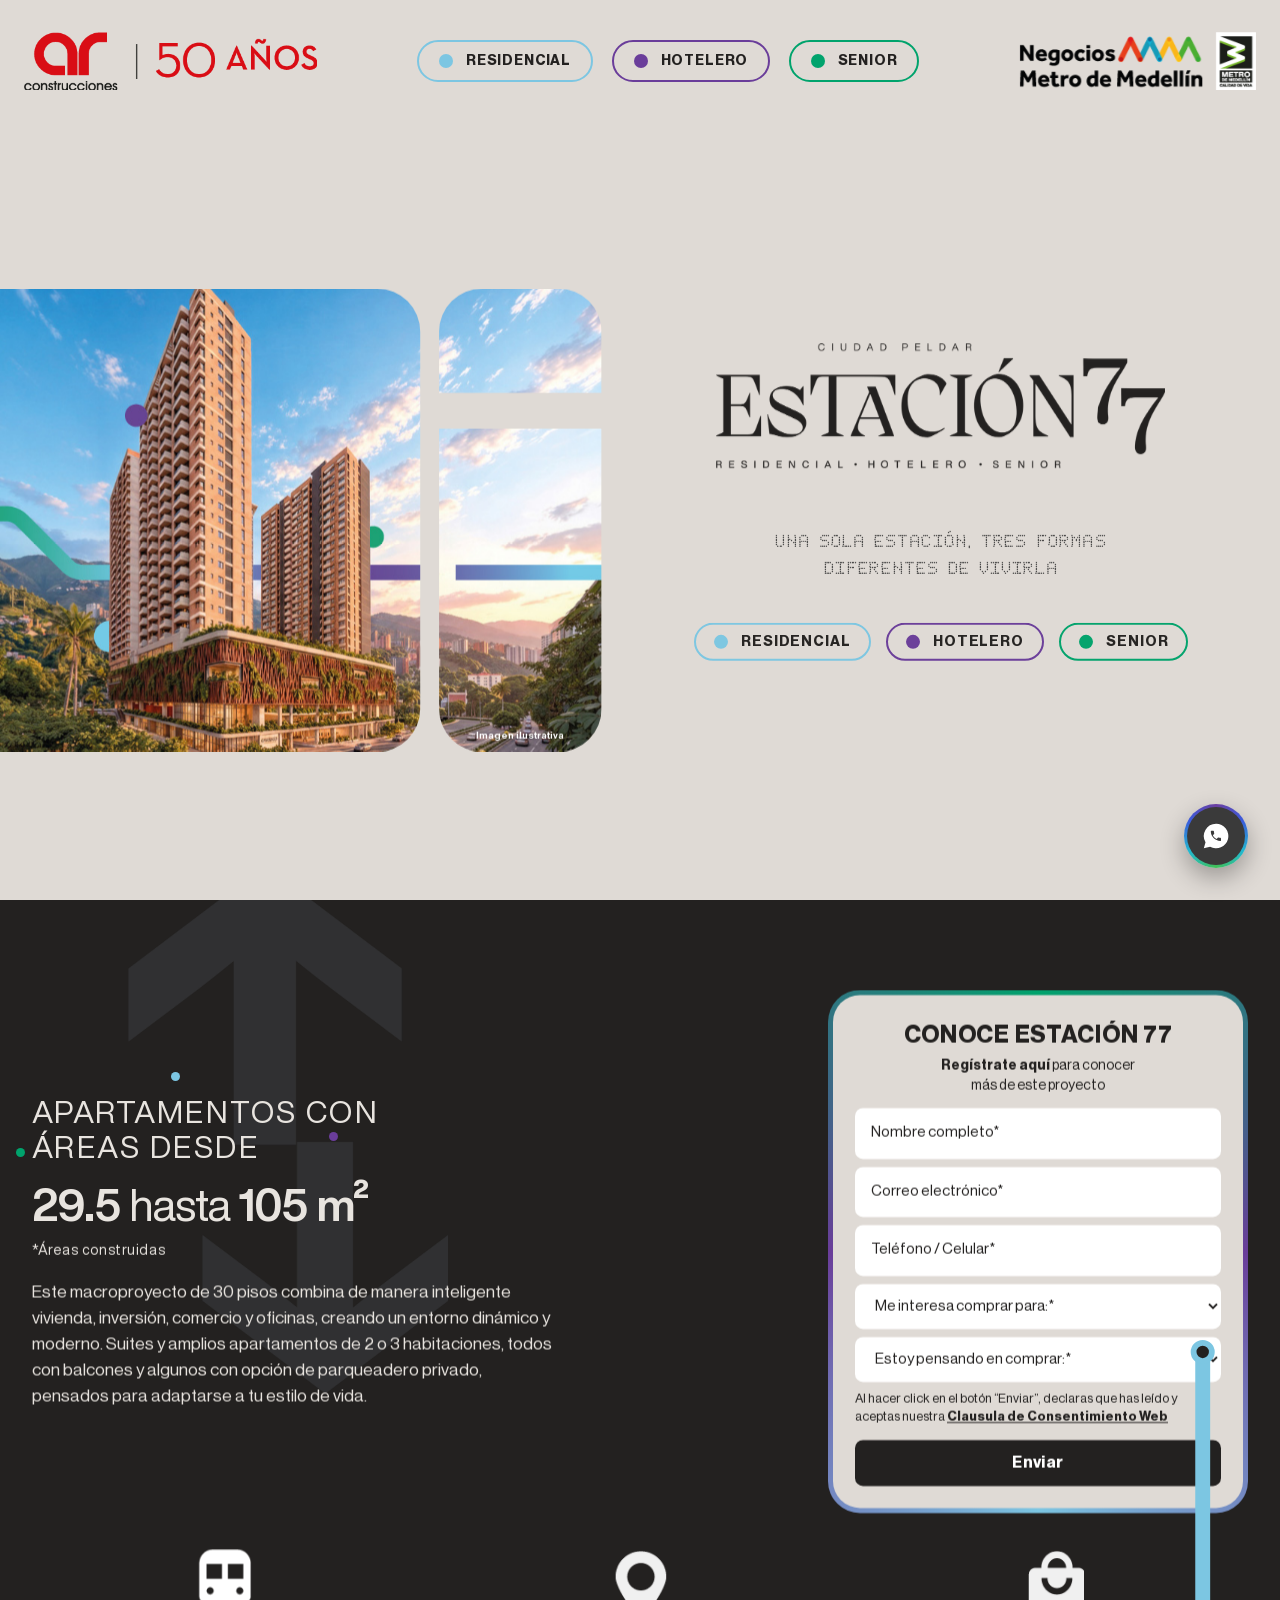
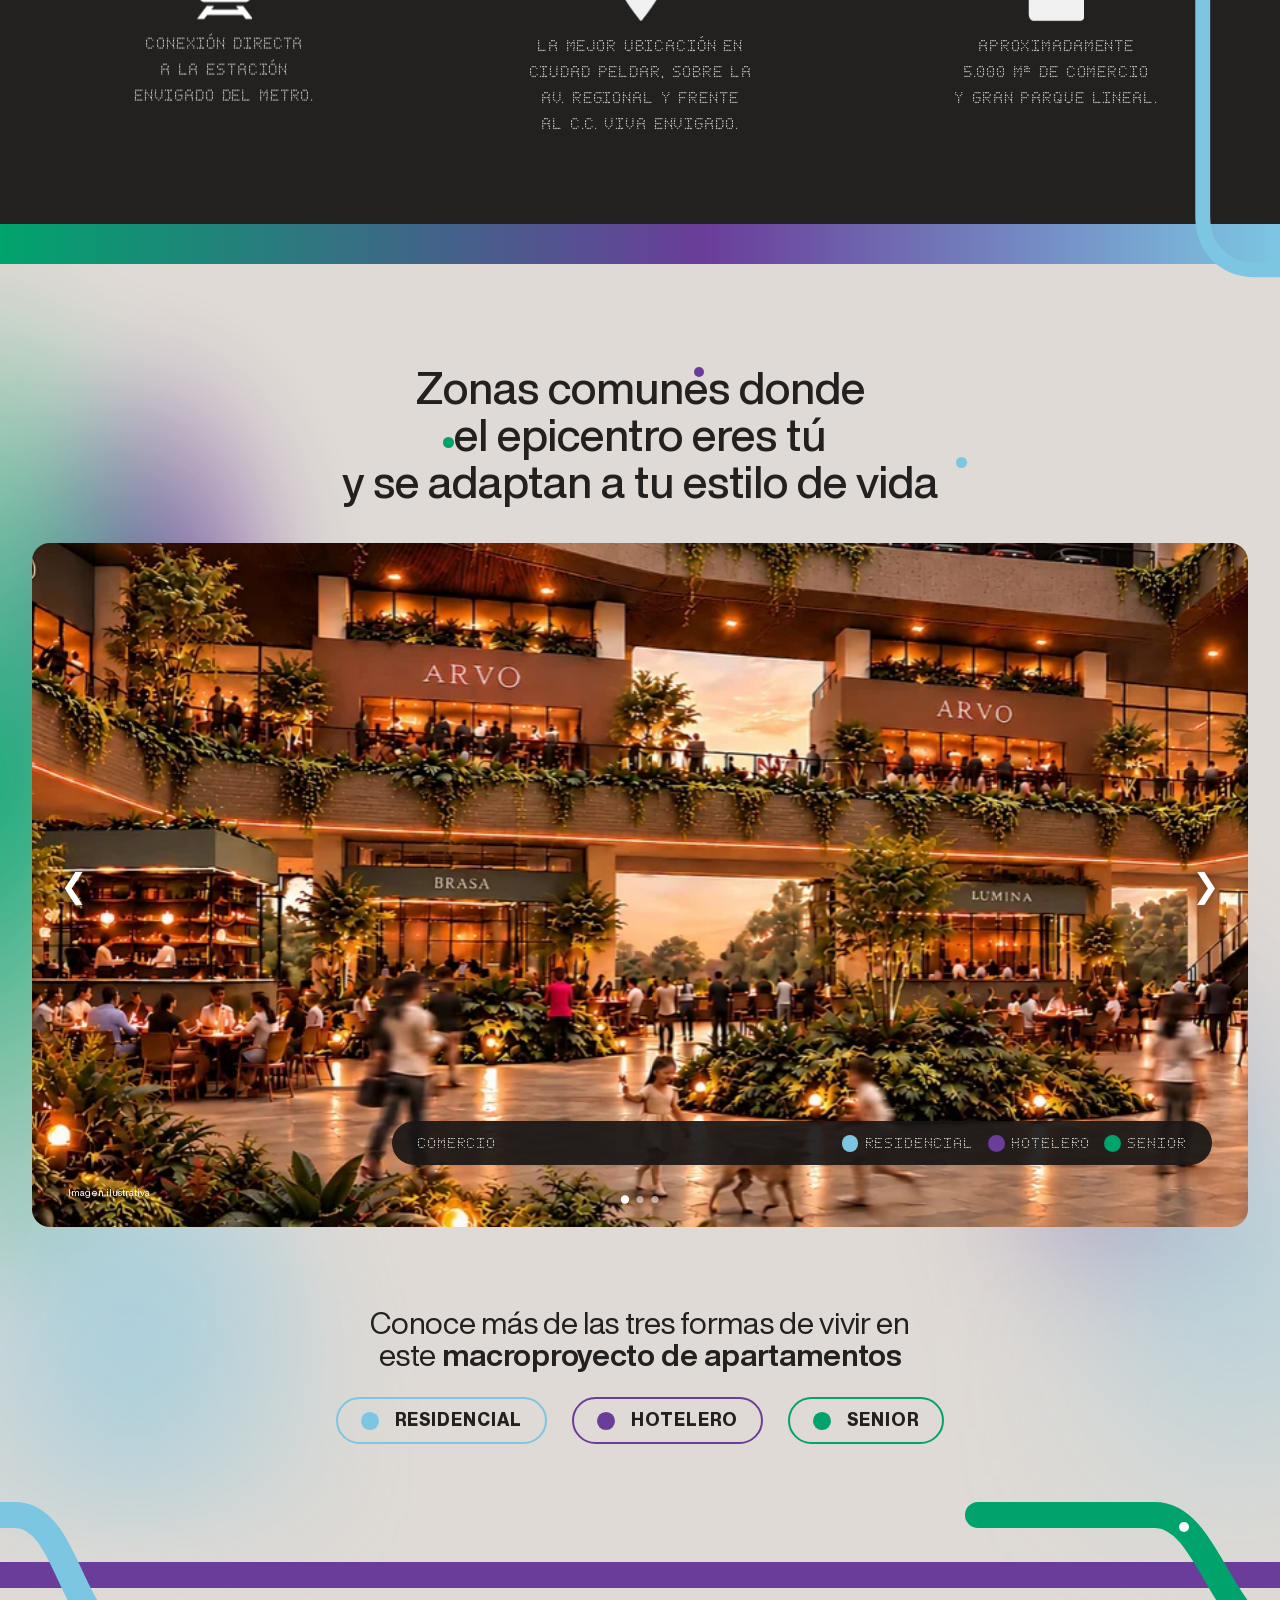
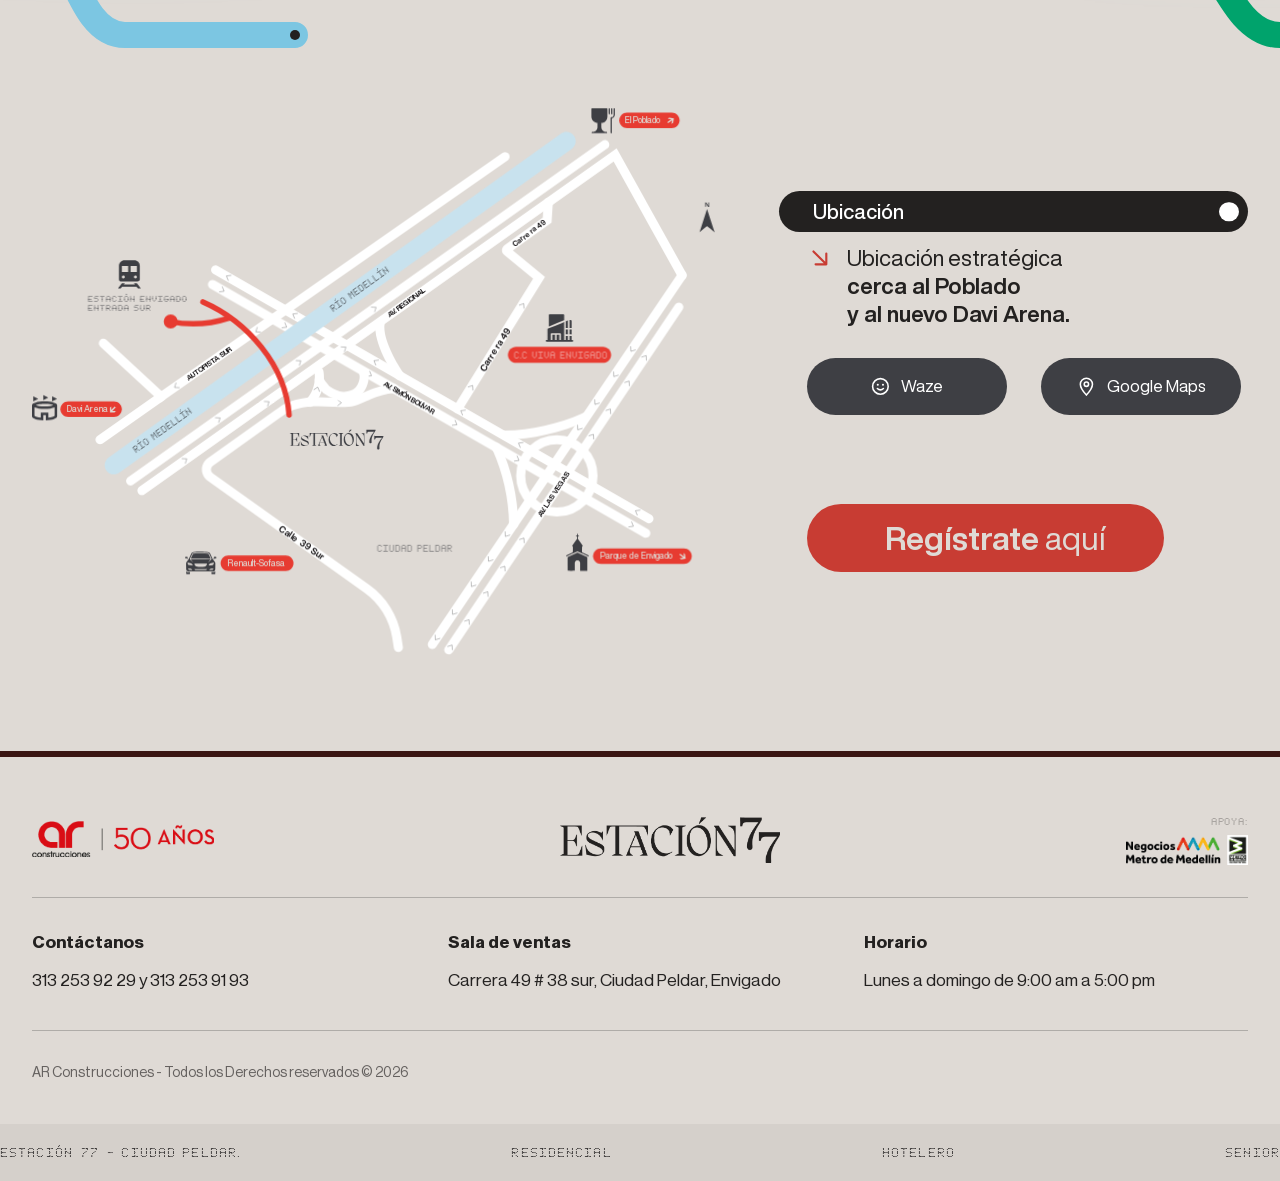
<file: index.html>
<!doctype html>
<html lang="es">
  <head>
    <meta charset="UTF-8" />
    <meta
      name="viewport"
      content="width=device-width, initial-scale=1.0"
    />
    <link
      href="./css/tailwind.min.css"
      rel="stylesheet"
    />
    <link
      href="./css/main.css?v=20261126"
      rel="stylesheet"
    />
    <link
      rel="icon"
      href="/img/ar-construcciones.ico"
    />
    <link
      rel="shortcut icon"
      href="/img/ar-construcciones.ico"
    />
    <link
      rel="apple-touch-icon"
      href="/img/ar-construcciones.ico"
    />
    <title>AR Construcciones | Estación 77</title>
    <meta
      name="description"
      content="Descubre Estación 77: apartamentos de 66.5 a 102 m² en Ciudad Peldar, Envigado, con conexión directa a la estación Envigado del metro ¡y frente al C.C. Viva Envigado!"
    />
    <meta
      name="keywords"
      content="Estación 77, apartamentos en Envigado, apartamentos Ciudad Peldar, vivienda cerca al metro, apartamentos Estación Envigado, AR Construcciones, proyecto de vivienda Envigado, apartamentos sobre planos Envigado"
    />
    <meta
      name="application-name"
      content="Estación 77"
    />
    <meta
      name="author"
      content="AR Construcciones"
    />
    <meta
      name="robots"
      content="index, follow, max-image-preview:large"
    />
    <meta
      name="theme-color"
      content="#dfdad5"
    />
    <link
      rel="canonical"
      href="https://estacion-77.netlify.app/"
    />

    <meta
      property="og:type"
      content="website"
    />
    <meta
      property="og:title"
      content="AR Construcciones | Estación 77"
    />
    <meta
      property="og:description"
      content="Descubre Estación 77: apartamentos de 66.5 a 102 m² en Ciudad Peldar, Envigado, con conexión directa a la estación Envigado del metro ¡y frente al C.C. Viva Envigado!"
    />
    <meta
      property="og:url"
      content="https://estacion-77.netlify.app/"
    />
    <meta
      property="og:site_name"
      content="Estación 77"
    />
    <meta
      property="og:locale"
      content="es_CO"
    />
    <meta
      property="og:image"
      content="https://estacion-77.netlify.app/img/og-estacion-77.jpg"
    />
    <meta
      property="og:image:secure_url"
      content="https://estacion-77.netlify.app/img/og-estacion-77.jpg"
    />
    <meta
      property="og:image:type"
      content="image/jpeg"
    />
    <meta
      property="og:image:width"
      content="1200"
    />
    <meta
      property="og:image:height"
      content="630"
    />
    <meta
      property="og:image:alt"
      content="Fachada del proyecto Estación 77 de AR Construcciones en Ciudad Peldar, Envigado"
    />

    <meta
      name="twitter:card"
      content="summary_large_image"
    />
    <meta
      name="twitter:title"
      content="AR Construcciones | Estación 77"
    />
    <meta
      name="twitter:description"
      content="Descubre Estación 77: apartamentos de 66.5 a 102 m² en Ciudad Peldar, Envigado, con conexión directa a la estación Envigado del metro ¡y frente al C.C. Viva Envigado!"
    />
    <meta
      name="twitter:image"
      content="https://estacion-77.netlify.app/img/og-estacion-77.jpg"
    />
    <meta
      name="twitter:image:alt"
      content="Fachada del proyecto Estación 77 de AR Construcciones en Ciudad Peldar, Envigado"
    />
  </head>
  <body>
    <header class="site-header">
      <div
        class="container site-header__inner mx-auto flex items-center justify-between"
      >
        <a
          class="site-header__home"
          href="index.html"
          aria-label="Ir al inicio - AR Construcciones 50 años"
        >
          <img
            class="site-header__logo site-header__logo--ar"
            src="./img/logo-ar-construcciones-50.png"
            alt="AR Construcciones - 50 años"
          />
        </a>
        <nav
          class="site-header__nav"
          aria-label="Menú principal"
        >
          <a
            class="mode-pill mode-pill--residencial"
            href="residencial.html"
          >
            <span class="mode-pill__dot"></span>
            Residencial
          </a>
          <a
            class="mode-pill mode-pill--hotelero"
            href="hotelero.html"
          >
            <span class="mode-pill__dot"></span>
            Hotelero
          </a>
          <a
            class="mode-pill mode-pill--senior"
            href="senior.html"
          >
            <span class="mode-pill__dot"></span>
            Senior
          </a>
        </nav>
        <img
          class="site-header__logo site-header__logo--metro"
          src="./img/logo-metro-medellin.png"
          alt="Negocios Metro de Medellín"
        />
        <button
          class="site-header__toggle"
          type="button"
          aria-expanded="false"
          aria-controls="menu-movil"
          aria-label="Abrir menú"
          data-menu-toggle
        >
          <span></span>
          <span></span>
          <span></span>
        </button>
      </div>
      <nav
        class="site-header__mobile"
        id="menu-movil"
        aria-label="Proyectos"
        data-menu
        hidden
      >
          <a
            class="mode-pill mode-pill--residencial"
            href="residencial.html"
          >
            <span class="mode-pill__dot"></span>
            Residencial
          </a>
          <a
            class="mode-pill mode-pill--hotelero"
            href="hotelero.html"
          >
            <span class="mode-pill__dot"></span>
            Hotelero
          </a>
          <a
            class="mode-pill mode-pill--senior"
            href="senior.html"
          >
            <span class="mode-pill__dot"></span>
            Senior
          </a>
        </nav>
    </header>
    <main>
      <section class="hero-banner">
        <div class="hero-banner__layout">
          <div class="hero-banner__media">
            <div
              class="hero-window"
              data-hero-window
            >
              <svg
                class="hero-window__svg"
                viewBox="0 0 670 516"
                preserveAspectRatio="xMidYMid meet"
                xmlns="http://www.w3.org/2000/svg"
              >
                <defs>
                  <clipPath id="heroWindowClip">
                    <!-- Large window: bleeds off the left edge, rounded on the right -->
                    <path d="M0,0H420a48,48 0 0 1 48,48V468a48,48 0 0 1 -48,48H0Z" />
                    <!-- Narrow window, top piece -->
                    <path d="M489,116V48a48,48 0 0 1 48,-48H622a48,48 0 0 1 48,48V116Z" />
                    <!-- Narrow window, bottom piece -->
                    <path d="M489,156H670V468a48,48 0 0 1 -48,48H537a48,48 0 0 1 -48,-48Z" />
                  </clipPath>
                </defs>
                <g clip-path="url(#heroWindowClip)">
                  <image
                    class="hero-window__img"
                    data-hero-window-img
                    href="./img/estacion-77-hero-banner.jpg"
                    x="-40"
                    y="-30"
                    width="750"
                    height="576"
                    preserveAspectRatio="xMidYMid slice"
                  />
                </g>
                <text
                  class="hero-window__caption"
                  x="579.5"
                  y="501"
                  text-anchor="middle"
                >
                  Imagen ilustrativa
                </text>
              </svg>
            </div>
          </div>
          <div class="hero-banner__content">
            <div class="hero-banner__logo-estacion">
              <img
                class="hero-banner__logo-img"
                src="./img/logo-estacion-77-hero.png"
                width="1200"
                height="333"
                alt="Estación 77 Ciudad Peldar - Residencial, Hotelero, Senior"
              />
            </div>
            <h2
              class="hero-banner__h2 text-center"
              data-split-flap
            >
              <span
                class="flap-line"
                data-flap-line
              >
                Una sola estación, tres formas
              </span>
              <br />
              <span
                class="flap-line"
                data-flap-line
              >
                diferentes de vivirla
              </span>
            </h2>
            <!-- Links to each living-mode landing (entrance animated by hero-parallax.js via data-hero-cta) -->
            <nav
              class="hero-banner__modes"
              data-hero-cta
              aria-label="Formas de vivir"
            >
              <a
                class="mode-pill mode-pill--residencial"
                href="residencial.html"
              >
                <span class="mode-pill__dot"></span>
                Residencial
              </a>
              <a
                class="mode-pill mode-pill--hotelero"
                href="hotelero.html"
              >
                <span class="mode-pill__dot"></span>
                Hotelero
              </a>
              <a
                class="mode-pill mode-pill--senior"
                href="senior.html"
              >
                <span class="mode-pill__dot"></span>
                Senior
              </a>
            </nav>
          </div>
        </div>
      </section>
      <section class="intro">
        <div class="container mx-auto relative px-6 md:px-8">
          <div class="intro__bg-indicator">
            <img
              src="./img/direction.png"
              alt=""
            />
          </div>
          <div
            class="grid grid-cols-1 lg:grid-cols-12 items-center gap-x-8 lg:gap-x-12 gap-y-4 intro__row"
          >
            <div class="col-span-1 lg:col-span-7">
              <h3
                class="intro__title"
                data-reveal
              >
                <span class="intro__title-row">
                  <span class="intro__dot intro__dot--1"></span>
                  <span class="intro__dot intro__dot--2"></span>
                  <span class="intro__dot intro__dot--3"></span>
                  Apartamentos con
                  <br />
                  áreas desde
                </span>
                <span class="intro__title-highlight">
                  <strong>29.5</strong> hasta <strong>105 m²</strong>
                </span>
              </h3>
              <p
                class="intro__subtitle"
                data-reveal
              >
                *Áreas construidas
              </p>
              <p
                class="intro__description"
                data-reveal
              >
                Este macroproyecto de 30 pisos combina de manera inteligente
                vivienda, inversión, comercio y oficinas, creando un entorno
                dinámico y moderno. Suites y amplios apartamentos de 2 o 3
                habitaciones, todos con balcones y algunos con opción de
                parqueadero privado, pensados para adaptarse a tu estilo de vida.
              </p>
            </div>
            <div class="col-span-1 lg:col-span-5">
              <div
                class="intro__content-form"
                id="registro"
                data-reveal
              >
                <form class="intro__form" data-proyecto="Residencial">
                  <h3 class="intro__form-title">CONOCE ESTACIÓN 77</h3>
                  <fieldset class="intro__fieldset">
                    <legend class="intro__form-legend">
                      <strong>Regístrate aquí</strong>
                      para conocer
                      <br />
                      más de este proyecto
                    </legend>

                    <input
                      class="intro__field"
                      type="text"
                      id="nombre"
                      name="nombre"
                      required
                      autocomplete="name"
                      placeholder="Nombre completo*"
                      aria-label="Nombre completo"
                    />

                    <input
                      class="intro__field"
                      type="email"
                      id="email"
                      name="email"
                      required
                      autocomplete="email"
                      placeholder="Correo electrónico*"
                      aria-label="Correo electrónico"
                    />

                    <input
                      class="intro__field"
                      type="tel"
                      id="telefono"
                      name="telefono"
                      required
                      autocomplete="tel"
                      inputmode="tel"
                      pattern="[0-9]{10}"
                      maxlength="10"
                      title="Escribe un número de 10 dígitos, solo números"
                      placeholder="Teléfono / Celular*"
                      aria-label="Teléfono o celular"
                    />
                    <select
                      class="intro__field"
                      id="proposito"
                      name="proposito"
                      aria-label="Me interesa comprar para"
                      required
                    >
                      <option
                        value=""
                        disabled
                        selected
                      >
                        Me interesa comprar para:*
                      </option>
                      <option value="Vivienda">Vivienda</option>
                      <option value="Inversion">Inversión</option>
                    </select>
                    <select
                      class="intro__field"
                      id="plazo"
                      name="plazo"
                      aria-label="Estoy pensando en comprar"
                      required
                    >
                      <option
                        value=""
                        disabled
                        selected
                      >
                        Estoy pensando en comprar:*
                      </option>
                      <option value="Dentro de 30 dias">Dentro de 30 días</option>
                      <option value="En 2 a 3 meses">En 2 a 3 meses</option>
                      <option value="En 3 a 6 meses">En 3 a 6 meses</option>
                      <option value="En mas de 6 meses">En más de 6 meses</option>
                    </select>

                    <p class="intro__consent">
                      Al hacer click en el botón “Enviar”, declaras que has
                      leído y aceptas nuestra
                      <a
                        href="https://storeproyectoar.blob.core.windows.net/ar-multimedia-resources-container/CLAUSULA-DE-CONSENTIMIENTO.pdf"
                        target="_blank"
                        rel="noopener"
                      >Clausula de Consentimiento Web</a>
                    </p>

                    <button
                      class="intro__submit"
                      type="submit"
                    >
                      Enviar
                    </button>
                  </fieldset>
                </form>
              </div>
            </div>
          </div>
          <div
            class="grid grid-cols-1 md:grid-cols-12 gap-x-8 gap-y-6 intro__row intro__features"
          >
            <div
              class="col-span-1 md:col-span-4 intro__feature"
              data-reveal
            >
              <img
                src="./img/icono-conexion-directa.png"
                alt="conexión directa estación 77"
              />
              <p class="intro__feature-text">
                Conexión directa
                <br />
                a la estación
                <br />
                Envigado del metro.
              </p>
            </div>

            <div
              class="col-span-1 md:col-span-4 intro__feature"
              data-reveal
            >
              <img
                src="./img/icono-ubicacion.png"
                alt="conexión directa estación 77"
              />
              <p class="intro__feature-text">
                La mejor ubicación en
                <br />
                Ciudad Peldar, sobre la
                <br />
                Av. Regional y frente
                <br />
                al C.C. Viva Envigado.
              </p>
            </div>

            <div
              class="col-span-1 md:col-span-4 intro__feature"
              data-reveal
            >
              <img
                src="./img/icono-comercio.png"
                alt="conexión directa estación 77"
              />
              <p class="intro__feature-text">
                Aproximadamente
                <br />
                5.000 m² de comercio
                <br />
                y gran parque lineal.
              </p>
            </div>
          </div>
        </div>
      </section>
      <section class="typology">
        <!-- Soft metro-colors glow on the left -->
        <div
          class="typology__glow-wrap"
          aria-hidden="true"
        >
          <div
            class="typology__glow"
            data-typology-parallax="0.12"
          ></div>
        </div>
        <!-- Light blue rail coming down from the section above -->
        <div
          class="typology__line-end"
          data-typology-parallax="0.22"
        >
          <svg
            class="typology__line-svg"
            data-rail-svg
            viewBox="0 0 309 697"
            fill="none"
            xmlns="http://www.w3.org/2000/svg"
            aria-hidden="true"
          >
            <path
              class="rail-base"
              d="M25,30 L25,590 C25,628 50,655 88,655 L309,655"
              stroke="#7cc6e2"
              stroke-width="18"
              stroke-linecap="round"
              stroke-linejoin="round"
            />
            <path
              data-rail-train
              class="rail-train"
              d="M25,30 L25,590 C25,628 50,655 88,655 L309,655"
              stroke-width="18"
              stroke-linecap="round"
              stroke-linejoin="round"
            />
            <circle
              cx="25"
              cy="30"
              r="11"
              fill="#232120"
              stroke="#7cc6e2"
              stroke-width="7"
            />
          </svg>
        </div>
        <div class="typology__content container mx-auto pt-24 pb-16 md:pb-20 px-6 md:px-8">
          <h3 class="typology__title-section typology__title-section--dots">
            <span class="typology__title-dot typology__title-dot--purple"></span>
            <span class="typology__title-dot typology__title-dot--green"></span>
            <span class="typology__title-dot typology__title-dot--blue"></span>
            Zonas comunes donde
            <br />
            el epicentro eres tú
            <br />
            y se adaptan a tu estilo de vida
          </h3>
          <div
            class="typology__slider"
            data-slider
          >
            <div
              class="typology__track"
              data-track
            >
              <div class="typology__slide is-active">
                <img
                  src="./img/gallery/home/estacion-77-comercio.webp"
                  alt="Comercio Estación 77"
                  decoding="async"
                />
                <div class="typology__caption">
                  <h4 class="typology__caption-title">Comercio</h4>
                  <ul
                    class="typology__caption-modes"
                    aria-label="Disponible para"
                  >
                    <li>
                      <span
                        class="typology__caption-dot typology__caption-dot--residencial"
                      ></span>
                      Residencial
                    </li>
                    <li>
                      <span
                        class="typology__caption-dot typology__caption-dot--hotelero"
                      ></span>
                      Hotelero
                    </li>
                    <li>
                      <span
                        class="typology__caption-dot typology__caption-dot--senior"
                      ></span>
                      Senior
                    </li>
                  </ul>
                </div>
              </div>
              <div class="typology__slide">
                <img
                  src="./img/gallery/home/estacion-77-comercio-vista-2.webp"
                  alt="Comercio Estación 77"
                  loading="lazy"
                  decoding="async"
                />
                <div class="typology__caption">
                  <h4 class="typology__caption-title">Comercio</h4>
                  <ul
                    class="typology__caption-modes"
                    aria-label="Disponible para"
                  >
                    <li>
                      <span
                        class="typology__caption-dot typology__caption-dot--residencial"
                      ></span>
                      Residencial
                    </li>
                    <li>
                      <span
                        class="typology__caption-dot typology__caption-dot--hotelero"
                      ></span>
                      Hotelero
                    </li>
                    <li>
                      <span
                        class="typology__caption-dot typology__caption-dot--senior"
                      ></span>
                      Senior
                    </li>
                  </ul>
                </div>
              </div>
              <div class="typology__slide">
                <img
                  src="./img/gallery/home/estacion-77-terraza.webp"
                  alt="Terraza Estación 77"
                  loading="lazy"
                  decoding="async"
                />
                <div class="typology__caption">
                  <h4 class="typology__caption-title">Terraza</h4>
                  <ul
                    class="typology__caption-modes"
                    aria-label="Disponible para"
                  >
                    <li>
                      <span
                        class="typology__caption-dot typology__caption-dot--residencial"
                      ></span>
                      Residencial
                    </li>
                    <li>
                      <span
                        class="typology__caption-dot typology__caption-dot--hotelero"
                      ></span>
                      Hotelero
                    </li>
                    <li>
                      <span
                        class="typology__caption-dot typology__caption-dot--senior"
                      ></span>
                      Senior
                    </li>
                  </ul>
                </div>
              </div>
            </div>

            <span class="typology__note">Imagen ilustrativa</span>

            <button
              class="typology__arrow typology__arrow--prev"
              data-prev
              type="button"
              aria-label="Anterior"
            >
              &#10094;
            </button>
            <button
              class="typology__arrow typology__arrow--next"
              data-next
              type="button"
              aria-label="Siguiente"
            >
              &#10095;
            </button>

            <div
              class="typology__dots"
              data-dots
            >
              <button
                class="typology__dot is-active"
                data-dot="0"
                type="button"
                aria-label="Ir a la diapositiva 1"
              ></button>
              <button
                class="typology__dot"
                data-dot="1"
                type="button"
                aria-label="Ir a la diapositiva 2"
              ></button>
              <button
                class="typology__dot"
                data-dot="2"
                type="button"
                aria-label="Ir a la diapositiva 3"
              ></button>
            </div>
          </div>
        </div>

        <!-- Three ways of living: replaces the typology tabs section below
             (that section is hidden, not removed). -->
        <div class="typology-modes">
          <div class="typology-modes__content container mx-auto px-6 md:px-8">
            <h3 class="typology-modes__title">
              Conoce más de las tres formas de vivir en
              <br />
              este <strong>macroproyecto de apartamentos</strong>
            </h3>
            <nav
              class="typology-modes__pills"
              aria-label="Formas de vivir"
            >
              <a
                class="mode-pill mode-pill--residencial"
                href="residencial.html"
              >
                <span class="mode-pill__dot"></span>
                Residencial
              </a>
              <a
                class="mode-pill mode-pill--hotelero"
                href="hotelero.html"
              >
                <span class="mode-pill__dot"></span>
                Hotelero
              </a>
              <a
                class="mode-pill mode-pill--senior"
                href="senior.html"
              >
                <span class="mode-pill__dot"></span>
                Senior
              </a>
            </nav>
          </div>

          <!-- Metro lines: purple runs edge to edge, light blue enters from
               the left and green leaves to the right. -->
          <div
            class="typology-modes__lines"
            aria-hidden="true"
          >
            <!-- Each line: a base path + an identical `data-rail-train` path
                 that typology-rail-train.js turns into the moving light. -->
            <!-- Purple: drawn in screen pixels (no viewBox stretching) so the
                 moving light keeps its rounded ends. -->
            <svg
              class="typology-modes__line-purple"
              data-rail-svg
              fill="none"
            >
              <line
                x1="0"
                y1="50%"
                x2="100%"
                y2="50%"
                stroke="#6a3d9a"
              />
              <line
                data-rail-train
                class="rail-train"
                x1="0"
                y1="50%"
                x2="100%"
                y2="50%"
                stroke-linecap="round"
              />
            </svg>
            <svg
              class="typology-modes__line typology-modes__line--blue"
              data-rail-svg
              viewBox="0 0 320 160"
              fill="none"
            >
              <path
                d="M-10,20 H15 C70,20 70,140 125,140 H295"
                stroke="#7cc6e2"
                stroke-width="26"
                stroke-linecap="round"
              />
              <path
                data-rail-train
                class="rail-train"
                d="M-10,20 H15 C70,20 70,140 125,140 H295"
                stroke-width="26"
                stroke-linecap="round"
              />
              <circle
                cx="295"
                cy="140"
                r="5"
                fill="#232120"
              />
            </svg>
            <svg
              class="typology-modes__line typology-modes__line--green"
              data-rail-svg
              viewBox="0 0 320 160"
              fill="none"
            >
              <path
                d="M18,20 H195 C250,20 262,140 320,140 H340"
                stroke="#00a36c"
                stroke-width="26"
                stroke-linecap="round"
              />
              <path
                data-rail-train
                class="rail-train"
                d="M18,20 H195 C250,20 262,140 320,140 H340"
                stroke-width="26"
                stroke-linecap="round"
              />
              <circle
                cx="224"
                cy="32"
                r="5"
                fill="#ffffff"
              />
            </svg>
          </div>
        </div>
      </section>

      <!-- Typology tabs: hidden for now (replaced by .typology-modes above).
           Remove the `hidden` attribute to show it again. -->
      <section
        class="typology-types"
        hidden
      >
        <div class="container mx-auto pt-16 md:pt-20 pb-24 px-6 md:px-8">
          <h3 class="typology__title-section">
            <span class="typology-tabs__dot-anchor">Tipos</span>
            <span class="typology-tabs__dot-anchor">de</span>
            <br />
            <span
              class="typology-tabs__dot-anchor typology-tabs__dot-anchor--start"
            >
              apartamentos
            </span>
          </h3>

          <div
            class="typology-tabs"
            data-tabs
          >
            <div class="typology-tabs__nav">
              <svg
                class="typology-tabs__line"
                viewBox="0 0 1220 260"
                preserveAspectRatio="none"
                aria-hidden="true"
              >
                <path
                  class="typology-tabs__segment typology-tabs__segment--fixed"
                  d="M-2000,70 L100,70"
                />
                <path
                  class="typology-tabs__segment"
                  data-segment="0"
                  d="M100,70 C160,70 170,170 200,170 L300,170"
                />
                <path
                  class="typology-tabs__segment"
                  data-segment="1"
                  d="M300,170 L610,170"
                />
                <path
                  class="typology-tabs__segment"
                  data-segment="2"
                  d="M610,170 L920,170"
                />
                <path
                  class="typology-tabs__segment"
                  data-segment="3"
                  d="M920,170 L1020,170 C1050,170 1060,70 1120,70"
                />
                <path
                  class="typology-tabs__segment typology-tabs__segment--fixed"
                  d="M1120,70 L3200,70"
                />
              </svg>

              <span
                class="typology-tabs__station typology-tabs__station--fixed"
                style="left: 4.1%; top: 26.9%"
              >
                <span class="typology-tabs__dot"></span>
              </span>

              <button
                class="typology-tabs__station is-active"
                data-tab="0"
                type="button"
                style="left: 24.6%; top: 65.4%"
              >
                <span class="typology-tabs__label">Tipología 1</span>
                <span class="typology-tabs__dot"></span>
              </button>
              <button
                class="typology-tabs__station"
                data-tab="1"
                type="button"
                style="left: 50%; top: 65.4%"
              >
                <span class="typology-tabs__label">Tipología 2</span>
                <span class="typology-tabs__dot"></span>
              </button>
              <button
                class="typology-tabs__station"
                data-tab="2"
                type="button"
                style="left: 75.4%; top: 65.4%"
              >
                <span class="typology-tabs__label">Tipología 3</span>
                <span class="typology-tabs__dot"></span>
              </button>

              <span
                class="typology-tabs__station typology-tabs__station--fixed"
                style="left: 96.7%; top: 26.9%"
              >
                <span class="typology-tabs__dot"></span>
              </span>
            </div>

            <div class="typology-tabs__panels">
              <div
                class="typology-tabs__panel is-active"
                data-panel="0"
              >
                <div class="typology-detail">
                  <div class="grid grid-cols-1 lg:grid-cols-2 items-center gap-6 lg:gap-4">
                    <img
                      src="/img/tipologias/uno/tipologia-1.1.png"
                      alt="Tipologia uno"
                      class="typology-detail__floorplan"
                    />

                    <img
                      src="/img/tipologias/uno/tipologia-1.2.png"
                      alt="Tipologia uno"
                      class="typology-detail__floorplan"
                    />
                  </div>

                  <div class="typology-specs">
                    <div class="typology-specs__item">
                      <p class="typology-specs__label">Área construida</p>
                      <p class="typology-specs__value">66.5 hasta 69 m²</p>
                    </div>
                    <div class="typology-specs__item">
                      <p class="typology-specs__label">Área privada</p>
                      <p class="typology-specs__value">59.5 hasta 61 m²</p>
                    </div>
                    <div class="typology-specs__item">
                      <p class="typology-specs__label">Habitaciones</p>
                      <p class="typology-specs__value">2</p>
                    </div>
                    <div class="typology-specs__item">
                      <p class="typology-specs__label">Baños</p>
                      <p class="typology-specs__value">2</p>
                    </div>
                  </div>

                  <div class="typology-360">
                    <iframe
                      class="typology-360__frame"
                      src="https://cgavila.com/recorrido360/AR/estacion77/aptot1/"
                      title="Vista 360° de la habitación principal, Tipología 1"
                      loading="lazy"
                      allow="fullscreen; gyroscope; accelerometer"
                      allowfullscreen
                    ></iframe>
                  </div>
                </div>
              </div>
              <!-- tab dos -->
              <div
                class="typology-tabs__panel"
                data-panel="1"
              >
                <div class="typology-tabs__panel-inner">
                  <div class="typology-detail">
                    <div class="grid grid-cols-1 lg:grid-cols-2 items-center gap-6 lg:gap-4">
                      <img
                        src="/img/tipologias/dos/tipologia-2.png"
                        alt="Tipologia uno"
                        class="typology-detail__floorplan"
                      />

                      <img
                        src="/img/tipologias/dos/tipologia-2.1.png"
                        alt="Tipologia dos"
                        class="typology-detail__floorplan"
                      />
                    </div>

                    <div class="typology-specs">
                      <div class="typology-specs__item">
                        <p class="typology-specs__label">Área construida</p>
                        <p class="typology-specs__value">88.5 m²</p>
                      </div>
                      <div class="typology-specs__item">
                        <p class="typology-specs__label">Área privada</p>
                        <p class="typology-specs__value">78.5 m²</p>
                      </div>
                      <div class="typology-specs__item">
                        <p class="typology-specs__label">Habitaciones</p>
                        <p class="typology-specs__value">3</p>
                      </div>
                      <div class="typology-specs__item">
                        <p class="typology-specs__label">Baños</p>
                        <p class="typology-specs__value">3</p>
                      </div>
                    </div>

                    <div class="typology-360">
                      <iframe
                        class="typology-360__frame"
                        src="https://cgavila.com/recorrido360/AR/estacion77/aptot1/"
                        title="Vista 360° de la habitación principal, Tipología 1"
                        loading="lazy"
                        allow="fullscreen; gyroscope; accelerometer"
                        allowfullscreen
                      ></iframe>
                    </div>
                  </div>
                </div>
              </div>
              <!-- tab 3 -->
              <div
                class="typology-tabs__panel"
                data-panel="2"
              >
                <div class="typology-tabs__panel-inner">
                  <div class="typology-detail">
                    <div class="grid grid-cols-1 lg:grid-cols-2 items-center gap-6 lg:gap-4">
                      <img
                        src="/img/tipologias/tres/tipologia-3.png"
                        alt="Tipologia uno"
                        class="typology-detail__floorplan"
                      />

                      <img
                        src="/img/tipologias/tres/tipologia-3.1.png"
                        alt="Tipologia uno"
                        class="typology-detail__floorplan"
                      />
                    </div>

                    <div class="typology-specs">
                      <div class="typology-specs__item">
                        <p class="typology-specs__label">Área construida</p>
                        <p class="typology-specs__value">102 m²</p>
                      </div>
                      <div class="typology-specs__item">
                        <p class="typology-specs__label">Área privada</p>
                        <p class="typology-specs__value">92 m²</p>
                      </div>
                      <div class="typology-specs__item">
                        <p class="typology-specs__label">Habitaciones</p>
                        <p class="typology-specs__value">3</p>
                      </div>
                      <div class="typology-specs__item">
                        <p class="typology-specs__label">Baños</p>
                        <p class="typology-specs__value">4</p>
                      </div>
                    </div>

                    <div class="typology-360">
                      <iframe
                        class="typology-360__frame"
                        src="https://cgavila.com/recorrido360/AR/estacion77/aptot1/"
                        title="Vista 360° de la habitación principal, Tipología 1"
                        loading="lazy"
                        allow="fullscreen; gyroscope; accelerometer"
                        allowfullscreen
                      ></iframe>
                    </div>
                  </div>
                </div>
              </div>
            </div>
          </div>
        </div>
      </section>

      <section class="ubicacion">
        <div class="container mx-auto pt-8 md:pt-10 pb-24 px-6 md:px-8">
          <div
            class="grid grid-cols-1 md:grid-cols-12 gap-x-16 gap-y-12 items-center"
          >
            <div class="col-span-1 md:col-span-7">
              <svg
                class="ubicacion__map"
                viewBox="0 0 995.27 796.61"
                xmlns="http://www.w3.org/2000/svg"
                role="img"
                aria-label="Mapa de ubicación Estación 77"
              >
                <style type="text/css">
                  .map-st0 {
                    display: none;
                  }
                  .map-st1 {
                    display: inline;
                  }
                  .map-st2 {
                    fill: #ffffff;
                  }
                  .map-st3 {
                    fill: none;
                    stroke: #ffffff;
                    stroke-width: 13.232;
                    stroke-linecap: round;
                    stroke-miterlimit: 10;
                  }
                  .map-st4 {
                    fill: #c8e2ee;
                  }
                  .map-st5 {
                    fill: none;
                    stroke: #e73b31;
                    stroke-width: 7.9392;
                    stroke-linecap: round;
                    stroke-miterlimit: 10;
                  }
                  .map-st6 {
                    fill: #3e3f44;
                  }
                  .map-st7 {
                    font-family: 'FanfareTicker';
                  }
                  .map-st8 {
                    font-size: 15.4268px;
                  }
                  .map-st9 {
                    fill: #131012;
                  }
                  .map-st10 {
                    font-size: 15.4269px;
                  }
                  .map-st11 {
                    font-size: 14.6995px;
                  }
                  .map-st12 {
                    font-family: 'HelveticaNowDisplay-Bold';
                  }
                  .map-st13 {
                    font-size: 10.8312px;
                  }
                  .map-st14 {
                    fill: #e73b31;
                  }
                  .map-st15 {
                    fill: none;
                    stroke: #232120;
                    stroke-width: 0.4205;
                    stroke-linecap: round;
                    stroke-miterlimit: 10;
                  }
                  .map-st16 {
                    font-size: 10.2374px;
                  }
                  .map-st17 {
                    font-size: 13.195px;
                  }
                  .map-st18 {
                    font-size: 13.1951px;
                  }
                  .map-st19 {
                    fill: #f5f5f5;
                  }
                  .map-st20 {
                    fill: #dfdad5;
                  }
                  .map-st21 {
                    font-family: 'HelveticaNowDisplay-Medium';
                  }
                  .map-st22 {
                    font-size: 12.4721px;
                  }
                </style>
                <g
                  id="Capa_2"
                  class="map-st0"
                >
                  <rect
                    y="-17.22"
                    class="map-st1"
                    width="995.27"
                    height="813.83"
                  />
                </g>
                <g id="Capa_1">
                  <g>
                    <path
                      class="map-st2"
                      d="M894.87,626.64c-1.12,0-2.25-0.28-3.29-0.88L259.84,263.05c-3.17-1.82-4.26-5.86-2.44-9.03
			c1.82-3.17,5.86-4.26,9.03-2.44l631.74,362.72c3.17,1.82,4.26,5.86,2.44,9.03C899.39,625.45,897.16,626.64,894.87,626.64z"
                    />
                    <path
                      class="map-st2"
                      d="M899.47,605.37c-1.12,0-2.25-0.28-3.29-0.88L264.44,241.78c-3.17-1.82-4.26-5.86-2.44-9.03
			c1.82-3.17,5.86-4.26,9.03-2.44l631.74,362.71c3.17,1.82,4.26,5.86,2.44,9.03C904,604.18,901.77,605.37,899.47,605.37z"
                    />
                    <circle
                      class="map-st3"
                      cx="765.23"
                      cy="536.29"
                      r="52.72"
                    />
                    <path
                      class="map-st2"
                      d="M689.95,483.56c-3.6,0-6.55-2.88-6.61-6.5c-0.07-3.65,2.84-6.67,6.5-6.74
			c36.62-0.67,78.44-10.01,111.86-24.98c3.33-1.5,7.25,0,8.74,3.33c1.5,3.33,0,7.25-3.33,8.74
			c-34.97,15.67-78.72,25.44-117.03,26.14C690.03,483.56,689.99,483.56,689.95,483.56z"
                    />
                    <path
                      class="map-st2"
                      d="M583.6,788.72c-1.28,0-2.57-0.37-3.7-1.14c-3.03-2.05-3.82-6.16-1.77-9.19L942.3,240.28
			c2.05-3.03,6.16-3.82,9.19-1.77c3.03,2.05,3.82,6.16,1.77,9.19L589.09,785.81C587.81,787.7,585.73,788.72,583.6,788.72z"
                    />
                    <path
                      class="map-st2"
                      d="M607.59,796.61c-1.27,0-2.55-0.36-3.68-1.12c-3.03-2.04-3.84-6.15-1.81-9.18L937.5,286.57
			c2.04-3.03,6.15-3.84,9.18-1.81c3.03,2.04,3.84,6.15,1.81,9.18L613.09,793.68C611.81,795.58,609.72,796.61,607.59,796.61z"
                    />
                    <path
                      class="map-st3"
                      d="M702.18,606.9c-0.68-37.58-9.64-77.69-25.01-111.99"
                    />
                    <path
                      class="map-st2"
                      d="M160.19,564.41c-2.07,0-4.11-0.97-5.4-2.79c-2.11-2.98-1.41-7.11,1.57-9.22L852.33,58.84l101.24,181.93
			c1.78,3.19,0.63,7.22-2.56,9c-3.19,1.78-7.22,0.63-9-2.56L847.95,78.17L164.01,563.19C162.85,564.01,161.52,564.41,160.19,564.41z
			"
                    />
                    <path
                      class="map-st2"
                      d="M143.75,550.35c-2.07,0-4.11-0.97-5.4-2.79c-2.11-2.98-1.41-7.11,1.57-9.22L831.21,48.1
			c2.98-2.11,7.11-1.41,9.22,1.57s1.41,7.11-1.57,9.22l-691.3,490.23C146.41,549.95,145.07,550.35,143.75,550.35z"
                    />
                    <path
                      class="map-st4"
                      d="M119.5,534.15c-4.23,0-8.39-1.97-11.04-5.67c-4.36-6.09-2.96-14.56,3.13-18.92L771.23,37.33
			c6.09-4.36,14.56-2.96,18.92,3.13c4.36,6.09,2.96,14.56-3.13,18.92L127.39,531.61C124.99,533.32,122.24,534.15,119.5,534.15z"
                    />
                    <path
                      class="map-st2"
                      d="M534.13,793.07c-3.21,0-6.02-2.33-6.53-5.6l-2.38-15.28c-4.12-26.47-19.04-50.51-40.94-65.94L256.13,543.44
			c-5.29-3.77-8.44-9.9-8.44-16.4c0-6.5,3.16-12.62,8.44-16.4l97.67-69.69c3.27-2.34,6.55-4.68,9.82-7.01
			c6.27-4.46,12.34-6.18,18.76-8l1-0.29c18.36-5.23,37.26-4.3,55.54-3.4l3.28,0.16c9.23,0.44,17.49,0.65,25.07-1.3
			c4.99-1.29,9.81-3.53,14.92-5.9c2.01-0.93,4.08-1.9,6.18-2.81c12.2-5.29,25.1-8.66,38.32-10.03c3.64-0.37,6.88,2.27,7.26,5.9
			s-2.27,6.88-5.9,7.26c-11.88,1.22-23.46,4.25-34.42,9c-1.94,0.84-3.84,1.73-5.86,2.67c-5.42,2.52-11.03,5.13-17.2,6.72
			c-9.37,2.41-18.68,2.2-29,1.71l-3.29-0.16c-17.21-0.85-35-1.72-51.27,2.91l-1.01,0.29c-5.98,1.7-10.3,2.92-14.71,6.06
			c-3.27,2.32-6.53,4.66-9.8,6.99l-97.67,69.7c-1.84,1.31-2.9,3.36-2.9,5.63c0,2.26,1.06,4.31,2.9,5.63l228.13,162.79
			c24.79,17.46,41.7,44.7,46.37,74.7l2.38,15.28c0.56,3.61-1.91,6.99-5.52,7.55C534.81,793.04,534.47,793.07,534.13,793.07z"
                    />
                    <path
                      class="map-st5"
                      d="M202.14,311.27c28.08,5.59,57.59,3.81,84.8-5.11"
                    />
                    <path
                      class="map-st2"
                      d="M187.71,429.32l-88.16-81.49c-2.68-2.48-2.85-6.67-0.37-9.35c2.48-2.68,6.67-2.85,9.35-0.37l80.34,74.26
			L685.89,65.41c3-2.09,7.12-1.36,9.21,1.64c2.09,3,1.36,7.12-1.64,9.21L187.71,429.32z"
                    />
                    <path
                      class="map-st2"
                      d="M535.84,396.59c-2.09,0-4.15-0.99-5.43-2.84c-1.4-2.01-34.14-49.46-29.56-80.26c0.54-3.61,3.9-6.11,7.52-5.57
			c3.61,0.54,6.11,3.9,5.57,7.52c-3.16,21.26,18.66,58.28,27.33,70.76c2.09,3,1.35,7.12-1.65,9.21
			C538.46,396.2,537.14,396.59,535.84,396.59z"
                    />
                    <path
                      class="map-st5"
                      d="M249.22,282.66c64.56,28.31,120.8,92.46,125.57,164.82"
                    />
                    <path
                      class="map-st2"
                      d="M620.64,445.28c-1.19,0-2.4-0.32-3.48-1c-3.11-1.93-4.06-6-2.13-9.11L730.57,249l-42.11-34.71
			c-2.21-1.82-3.41-4.5-3.32-7.36c0.1-2.86,1.49-5.45,3.81-7.11l55.69-39.85l1.45-22.78c0.23-3.65,3.4-6.41,7.02-6.18
			c3.65,0.23,6.42,3.38,6.18,7.02l-1.85,29.04l-56.45,40.4l46.92,38.67L626.27,442.16C625.02,444.17,622.86,445.28,620.64,445.28z"
                    />
                    <path
                      class="map-st2"
                      d="M99.2,490.19c-2.08,0-4.13-0.98-5.42-2.81c-2.1-2.99-1.39-7.12,1.6-9.22l89.1-62.72
			c2.99-2.1,7.12-1.39,9.22,1.6c2.1,2.99,1.39,7.12-1.6,9.22L103,488.98C101.84,489.79,100.51,490.19,99.2,490.19z"
                    />
                    <text
                      transform="matrix(1 0 0 1 501.815 646.8848)"
                      class="map-st6 map-st7 map-st8"
                    >
                      Ciudad Peldar
                    </text>
                    <text
                      transform="matrix(0.8129 -0.5824 0.5824 0.8129 151.7071 503.8742)"
                      class="map-st9 map-st7 map-st10"
                    >
                      RÍO MEDELLÍN
                    </text>
                    <text
                      transform="matrix(0.8129 -0.5824 0.5824 0.8129 439.2487 298.1374)"
                      class="map-st9 map-st7 map-st10"
                    >
                      RÍO MEDELLÍN
                    </text>
                    <text transform="matrix(1 0 0 1 81.7125 282.3867)">
                      <tspan
                        x="0"
                        y="0"
                        class="map-st6 map-st7 map-st11"
                      >
                        ESTACIÓN ENVIGADO
                      </tspan>
                      <tspan
                        x="0"
                        y="13.41"
                        class="map-st6 map-st7 map-st11"
                      >
                        entrada Sur
                      </tspan>
                    </text>
                    <g>
                      <text
                        transform="matrix(0.5466 -0.8374 0.8374 0.5466 742.9586 596.9603)"
                        class="map-st9 map-st12 map-st13"
                      >
                        AV. LAS VEGAS
                      </text>
                    </g>
                    <g>
                      <text
                        transform="matrix(0.8108 -0.5853 0.5853 0.8108 521.5999 305.7115)"
                        class="map-st9 map-st12 map-st13"
                      >
                        AV. REGIONAL
                      </text>
                    </g>
                    <g>
                      <text
                        transform="matrix(0.8217 -0.5699 0.5699 0.8217 228.432 397.9853)"
                        class="map-st9 map-st12 map-st13"
                      >
                        AUTOPISTA SUR
                      </text>
                    </g>
                    <g class="map-logo">
                      <g>
                        <path
                          class="map-st6"
                          d="M389.71,486.46v6.07h-13.59v-0.16l2.14-1.02v-16.17l-2.14-1.02V474h13.23v6.07h-0.16l-0.63-1.67
					c-0.48-1.35-0.83-2.27-1.07-2.76c-0.24-0.48-0.52-0.8-0.85-0.93c-0.33-0.14-0.89-0.21-1.67-0.21h-4.39v8.4h2.83
					c0.49,0,0.87-0.08,1.14-0.23c0.27-0.16,0.48-0.38,0.65-0.69c0.16-0.3,0.39-0.83,0.69-1.58l0.36-0.93h0.16v7.36h-0.16l-0.38-0.96
					c-0.27-0.73-0.5-1.25-0.67-1.55c-0.17-0.3-0.39-0.53-0.65-0.69c-0.26-0.16-0.63-0.23-1.13-0.23h-2.83v8.65h4.75
					c0.79,0,1.35-0.07,1.67-0.21c0.33-0.14,0.61-0.44,0.85-0.92c0.24-0.48,0.59-1.4,1.07-2.77l0.63-1.67H389.71z"
                        />
                        <g>
                          <path
                            class="map-st6"
                            d="M399.02,484.34l0.69,0.3c0.82,0.37,1.48,0.7,1.96,0.99c0.48,0.29,0.9,0.68,1.24,1.15
						c0.34,0.48,0.51,1.06,0.51,1.76c0,0.77-0.22,1.48-0.66,2.13c-0.44,0.65-1.09,1.17-1.95,1.56c-0.86,0.39-1.89,0.59-3.1,0.59
						c-0.62,0-1.19-0.05-1.7-0.14c-0.51-0.09-1.1-0.23-1.76-0.41c-0.84-0.22-1.5-0.36-1.98-0.41l-0.66-5.9l0.19-0.03
						c0.6,2.27,1.61,3.84,3.03,4.71c1.42,0.87,2.85,1.3,4.3,1.3c1.13,0,1.95-0.19,2.46-0.58c0.5-0.38,0.75-0.88,0.75-1.48
						c0-0.48-0.16-0.9-0.48-1.26c-0.32-0.37-0.71-0.68-1.17-0.95c-0.46-0.27-1.09-0.58-1.89-0.95l-0.71-0.33l-2.03-0.96
						c-0.86-0.38-1.52-0.71-1.98-0.97c-0.46-0.27-0.87-0.65-1.24-1.17c-0.37-0.51-0.55-1.15-0.55-1.92c0-1.28,0.49-2.27,1.48-2.96
						c0.99-0.7,2.21-1.04,3.68-1.04c0.8,0,1.56,0.11,2.26,0.33c0.7,0.22,1.29,0.51,1.77,0.88l0.96-1.15h0.14v5.76h-0.14
						c-0.66-1.56-1.54-2.77-2.64-3.64c-1.1-0.87-2.36-1.3-3.79-1.3c-0.82,0-1.49,0.16-2,0.48c-0.51,0.32-0.77,0.78-0.77,1.39
						c0,0.48,0.17,0.9,0.51,1.28c0.34,0.38,0.71,0.68,1.13,0.92c0.41,0.24,1.05,0.57,1.91,0.99L399.02,484.34z"
                          />
                        </g>
                        <g>
                          <path
                            class="map-st6"
                            d="M457.84,491.5c-1.15-0.89-2.03-2.06-2.62-3.51c-0.6-1.45-0.89-3.01-0.89-4.68c0-2.18,0.45-3.98,1.36-5.42
						c0.91-1.44,1.94-2.49,3.1-3.16c1.16-0.67,2.1-1,2.81-1c1.57,0,2.94,0.44,4.09,1.33c1.15,0.89,2.03,2.06,2.62,3.51
						c0.59,1.45,0.89,3.02,0.89,4.68c0,2.18-0.45,3.99-1.36,5.42c-0.91,1.44-1.94,2.49-3.1,3.16c-1.16,0.67-2.1,1-2.81,1
						C460.35,492.83,458.99,492.38,457.84,491.5z M465.98,489.9c0.81-1.02,1.22-2.58,1.22-4.68c0-0.26-0.02-0.68-0.06-1.26
						c-0.13-1.63-0.49-3.12-1.07-4.46c-0.59-1.35-1.35-2.41-2.31-3.2c-0.95-0.79-2.01-1.18-3.18-1.18c-1.24,0-2.28,0.51-3.1,1.52
						c-0.82,1.02-1.24,2.59-1.24,4.71c0,0.48,0.01,0.84,0.03,1.1c0.13,1.65,0.48,3.16,1.07,4.53c0.59,1.37,1.36,2.46,2.33,3.25
						c0.97,0.8,2.04,1.19,3.21,1.19C464.13,491.43,465.16,490.92,465.98,489.9z M463.36,468.95h2.8v0.16l-4.28,4.01h-0.19
						L463.36,468.95z"
                          />
                        </g>
                        <path
                          class="map-st6"
                          d="M430.41,480.06h-0.16c0,0,0,0,0,0c0,0-1.12-3.75-1.82-4.67c-0.71-0.92-1.62-0.86-2.67-0.88
					c-2.37-0.04-4.74-0.04-7.1-0.04c-1.47,0-2.95,0-4.42,0h-1.65v16.91l2.2,0.96v0.16h-6.75v-0.16l2.22-0.96v-16.91h-1.65
					c-0.64,0-1.09,0.07-1.35,0.21c-0.26,0.14-0.49,0.45-0.71,0.93c-0.22,0.49-0.59,1.48-1.13,2.98c-0.16,0.49-0.33,0.98-0.49,1.45
					h-0.16V474h25.66V480.06z"
                        />
                        <path
                          class="map-st6"
                          d="M436.19,491.66c-1.21-0.82-2.16-1.95-2.85-3.38c-0.7-1.43-1.04-3.03-1.04-4.8c0-2.29,0.52-4.15,1.56-5.6
					c1.04-1.45,2.2-2.49,3.47-3.13c1.27-0.64,2.23-0.96,2.87-0.96c1.48,0,2.71,0.27,3.69,0.82c0.98,0.55,1.66,1.23,2.05,2.03
					l-1.92,3.46h-0.16c0.02-0.15,0.03-0.35,0.03-0.6c0-1.45-0.46-2.54-1.39-3.29c-0.92-0.75-2.03-1.13-3.31-1.13
					c-0.68,0-1.39,0.16-2.14,0.48c-0.75,0.32-1.42,0.97-2,1.94c-0.59,0.97-0.88,2.33-0.88,4.09c0,1.7,0.3,3.28,0.91,4.74
					c0.6,1.45,1.48,2.63,2.64,3.51c1.15,0.89,2.5,1.33,4.04,1.33c0.7,0,1.29-0.1,1.8-0.29c0.5-0.19,1.1-0.48,1.8-0.86l0.11,0.25
					c-0.92,0.62-1.93,1.22-3.03,1.78c-1.11,0.57-1.83,0.85-2.18,0.85C438.74,492.9,437.4,492.48,436.19,491.66z"
                        />
                        <path
                          class="map-st6"
                          d="M449.21,491.4v-16.28l-2.2-0.96V474h6.75v0.16l-2.2,0.96v16.28l2.2,0.96v0.16h-6.75v-0.16L449.21,491.4z"
                        />
                        <path
                          class="map-st6"
                          d="M479.98,474.08h4.47v18.75h-0.99l-10.43-16.06h-0.14v9.25c0,1.43,0.11,2.52,0.33,3.27
					c0.22,0.75,0.59,1.34,1.11,1.77c0.52,0.43,1.34,0.88,2.46,1.36v0.19h-4.5v-16.88l-1.15-1.48v-0.16h2.94l9.64,14.82v-0.03h0.14
					v-8.15c0-1.41-0.11-2.49-0.33-3.25c-0.22-0.76-0.59-1.37-1.13-1.83c-0.53-0.46-1.34-0.91-2.42-1.37V474.08z"
                        />
                        <g>
                          <path
                            class="map-st6"
                            d="M424.49,477.56l5.54,14.82v0.14h-4.69v-0.14l1.98-0.85l-1.59-4.23h-6.01c-0.42,1.12-0.63,1.95-0.63,2.5
						c0,0.57,0.17,1.05,0.51,1.45c0.34,0.4,0.88,0.78,1.63,1.13v0.14h-4.34v-0.14l5.6-13.2l-0.55-1.48v-0.14H424.49z M425.53,486.82
						l-2.64-6.95h-0.14l-2.8,6.84l-0.05,0.11H425.53z"
                          />
                        </g>
                        <path
                          class="map-st6"
                          d="M493.33,488.94c-0.56,0-0.98-0.19-1.26-0.58c-0.28-0.39-0.42-0.86-0.42-1.42c0-1.18,0.14-2.33,0.43-3.45
					c0.29-1.12,0.67-2.2,1.15-3.25c0.48-1.05,1.02-2.05,1.62-3c0.6-0.95,1.21-1.87,1.83-2.76c0.62-0.89,1.26-1.71,1.92-2.47v-0.18
					h-6.78c-1.12,0-1.9,0.19-2.35,0.55c-0.45,0.37-0.73,1.05-0.85,2.02h-1.17c0.02-1.3,0-2.37-0.01-3.22
					c-0.02-0.81-0.01-1.49-0.01-2.18c0.29,0,0.59,0.02,1.29,0.04c0.7,0.02,1.43,0.03,2.19,0.03h9.84v1.17
					c-0.46,0.96-1.02,1.95-1.69,2.98c-0.67,1.03-1.32,2.13-1.95,3.3c-0.63,1.17-1.15,2.43-1.57,3.79c-0.42,1.36-0.63,2.85-0.63,4.47
					c0,0.48,0.02,0.91,0.06,1.29c0.04,0.38,0.06,0.75,0.06,1.11c0,0.5-0.15,0.92-0.43,1.26
					C494.28,488.77,493.87,488.94,493.33,488.94z"
                        />
                        <path
                          class="map-st6"
                          d="M504.79,497.94c-0.56,0-0.98-0.19-1.26-0.58c-0.28-0.39-0.42-0.86-0.42-1.42c0-1.18,0.14-2.33,0.43-3.45
					c0.29-1.12,0.67-2.2,1.15-3.25c0.48-1.05,1.02-2.05,1.62-3c0.6-0.95,1.21-1.87,1.83-2.76c0.62-0.89,1.26-1.71,1.92-2.47v-0.18
					h-6.78c-1.12,0-1.9,0.19-2.35,0.55c-0.45,0.37-0.73,1.05-0.85,2.02h-1.17c0.02-1.3,0-2.37-0.01-3.22
					c-0.02-0.81-0.01-1.49-0.01-2.18c0.29,0,0.59,0.02,1.29,0.04c0.7,0.02,1.43,0.03,2.19,0.03h9.84v1.17
					c-0.46,0.96-1.02,1.95-1.69,2.98c-0.67,1.03-1.32,2.13-1.95,3.3c-0.63,1.17-1.15,2.43-1.57,3.79c-0.42,1.36-0.63,2.85-0.63,4.47
					c0,0.48,0.02,0.91,0.06,1.29c0.04,0.38,0.06,0.75,0.06,1.11c0,0.5-0.15,0.92-0.43,1.26
					C505.74,497.77,505.33,497.94,504.79,497.94z"
                        />
                      </g>
                    </g>
                    <circle
                      class="map-st14"
                      cx="202.14"
                      cy="311.27"
                      r="10.15"
                    />
                    <polyline
                      class="map-st15"
                      points="605.95,785.03 612.44,782.99 612.76,789.73 		"
                    />
                    <polyline
                      class="map-st15"
                      points="630.68,748.1 637.16,746.05 637.48,752.8 		"
                    />
                    <polyline
                      class="map-st15"
                      points="658.02,707.35 664.5,705.3 664.82,712.04 		"
                    />
                    <polyline
                      class="map-st15"
                      points="682.87,670.2 689.36,668.15 689.67,674.9 		"
                    />
                    <polyline
                      class="map-st15"
                      points="710.72,629.07 717.2,627.02 717.52,633.77 		"
                    />
                    <polyline
                      class="map-st15"
                      points="811.99,477.87 818.48,475.82 818.79,482.57 		"
                    />
                    <polyline
                      class="map-st15"
                      points="836.71,440.94 843.2,438.89 843.51,445.64 		"
                    />
                    <polyline
                      class="map-st15"
                      points="864.05,400.18 870.54,398.13 870.85,404.88 		"
                    />
                    <polyline
                      class="map-st15"
                      points="888.91,363.04 895.39,360.99 895.71,367.73 		"
                    />
                    <polyline
                      class="map-st15"
                      points="879.52,352.75 873.03,354.76 872.74,348.01 		"
                    />
                    <polyline
                      class="map-st15"
                      points="854.62,389.56 848.12,391.57 847.84,384.82 		"
                    />
                    <polyline
                      class="map-st15"
                      points="827.08,430.18 820.58,432.19 820.3,425.44 		"
                    />
                    <polyline
                      class="map-st15"
                      points="802.04,467.2 795.55,469.21 795.26,462.47 		"
                    />
                    <polyline
                      class="map-st15"
                      points="635.85,406.69 642.31,404.55 642.72,411.29 		"
                    />
                    <polyline
                      class="map-st15"
                      points="710.41,287.36 716.87,285.21 717.28,291.95 		"
                    />
                    <polyline
                      class="map-st15"
                      points="696.51,622.65 690.02,624.66 689.73,617.92 		"
                    />
                    <polyline
                      class="map-st15"
                      points="671.98,658.89 665.48,660.91 665.2,654.16 		"
                    />
                    <polyline
                      class="map-st15"
                      points="647.07,695.7 640.58,697.72 640.3,690.97 		"
                    />
                    <polyline
                      class="map-st15"
                      points="619.53,736.32 613.04,738.34 612.76,731.59 		"
                    />
                    <polyline
                      class="map-st15"
                      points="594.5,773.35 588,775.36 587.72,768.61 		"
                    />
                    <polyline
                      class="map-st15"
                      points="882.31,593.47 879.71,587.19 886.4,586.29 		"
                    />
                    <polyline
                      class="map-st15"
                      points="711.76,494.87 709.16,488.58 715.85,487.69 		"
                    />
                    <polyline
                      class="map-st15"
                      points="627.63,447.69 625.04,441.41 631.73,440.51 		"
                    />
                    <polyline
                      class="map-st15"
                      points="501.07,374.76 498.47,368.47 505.16,367.58 		"
                    />
                    <polyline
                      class="map-st15"
                      points="382.73,306.68 380.14,300.4 386.83,299.5 		"
                    />
                    <polyline
                      class="map-st15"
                      points="285.94,251.16 283.34,244.88 290.04,243.98 		"
                    />
                    <polyline
                      class="map-st15"
                      points="277.41,260.85 279.99,267.15 273.29,268.02 		"
                    />
                    <polyline
                      class="map-st15"
                      points="368.64,313.27 371.22,319.56 364.53,320.44 		"
                    />
                    <polyline
                      class="map-st15"
                      points="492.32,384.04 494.9,390.33 488.2,391.21 		"
                    />
                    <polyline
                      class="map-st15"
                      points="616.82,455.42 619.41,461.71 612.71,462.59 		"
                    />
                    <polyline
                      class="map-st15"
                      points="707.33,507.59 709.92,513.88 703.22,514.76 		"
                    />
                    <polyline
                      class="map-st15"
                      points="874.11,603.53 876.69,609.82 869.99,610.7 		"
                    />
                    <g>
                      <text
                        transform="matrix(0.8629 0.5053 -0.5053 0.8629 510.8436 403.6108)"
                        class="map-st9 map-st12 map-st16"
                      >
                        AV. SIMÓN BOLÍVAR
                      </text>
                    </g>
                    <g>
                      <text
                        transform="matrix(0.8241 0.5664 -0.5664 0.8241 358.4993 615.0852)"
                        class="map-st9 map-st12 map-st17"
                      >
                        Calle 39 Sur
                      </text>
                    </g>
                    <g>
                      <text
                        transform="matrix(0.5285 -0.849 0.849 0.5285 659.5678 385.6509)"
                        class="map-st9 map-st12 map-st18"
                      >
                        Carrera 49
                      </text>
                    </g>
                    <polyline
                      class="map-st15"
                      points="445.63,425.64 451.04,429.78 445.7,433.91 		"
                    />
                    <path
                      class="map-st2"
                      d="M405.41,435.4c-1.55,0-3.1-0.54-4.36-1.64c-2.75-2.41-3.02-6.59-0.61-9.34
			c9.18-10.47,13.46-24.94,11.44-38.72c-0.53-3.62,1.97-6.98,5.59-7.51c3.61-0.53,6.98,1.97,7.51,5.59
			c2.58,17.57-2.87,36.02-14.58,49.37C409.08,434.64,407.25,435.4,405.41,435.4z"
                    />
                    <polyline
                      class="map-st15"
                      points="411.1,410.61 416.71,406.76 418.98,413.12 		"
                    />
                    <path
                      class="map-st2"
                      d="M455.47,427.02c-1,0-2.01-0.04-3.02-0.11c-8.8-0.66-17.76-4.14-25.9-10.08
			c-4.17-3.04-12.04-14.04-13.71-17.01c-1.79-3.18-0.67-7.22,2.51-9.01c3.18-1.79,7.22-0.67,9.01,2.51c1.61,2.86,8.16,11.4,10,12.84
			c6.12,4.47,12.72,7.09,19.07,7.56c6.72,0.51,13.34-1.58,17.71-5.57c4.39-4,7.52-13.56,6.19-18.93c-0.87-3.55,1.3-7.13,4.85-8
			c3.55-0.87,7.13,1.3,8,4.85c2.46,10.02-2.17,24.61-10.13,31.87C473.64,423.78,464.81,427.02,455.47,427.02z"
                    />
                    <polyline
                      class="map-st15"
                      points="267.46,451.55 274.25,451.88 272.21,458.32 		"
                    />
                    <polyline
                      class="map-st15"
                      points="385.12,368.22 391.91,368.55 389.86,374.98 		"
                    />
                    <polyline
                      class="map-st15"
                      points="333.08,326.72 326.29,326.39 328.34,319.95 		"
                    />
                    <polyline
                      class="map-st15"
                      points="214.65,407.73 207.86,407.4 209.91,400.97 		"
                    />
                    <polyline
                      class="map-st15"
                      points="494.86,290.25 501.65,290.59 499.61,297.02 		"
                    />
                    <polyline
                      class="map-st15"
                      points="218.83,511.17 225.62,511.51 223.58,517.94 		"
                    />
                    <polyline
                      class="map-st15"
                      points="338.81,427.84 345.6,428.17 343.55,434.61 		"
                    />
                    <polyline
                      class="map-st15"
                      points="450.87,348.33 457.67,348.66 455.62,355.1 		"
                    />
                    <path
                      class="map-st14"
                      d="M832.49,371.6H705.69c-6.51,0-11.79-5.28-11.79-11.79v0c0-6.51,5.28-11.79,11.79-11.79h126.81
			c6.51,0,11.79,5.28,11.79,11.79v0C844.29,366.32,839.01,371.6,832.49,371.6z"
                    />
                    <text
                      transform="matrix(1 0 0 1 702.1783 365.0703)"
                      class="map-st19 map-st7 map-st8"
                    >
                      C.C VIVA ENVIGADO
                    </text>
                    <g>
                      <text
                        transform="matrix(0.8054 -0.5927 0.5927 0.8054 703.7241 202.2008)"
                        class="map-st9 map-st12 map-st13"
                      >
                        Carrera 49
                      </text>
                    </g>
                    <g>
                      <g
                        id="_x33_dZK0g_00000163769132203131565030000010136752274260298904_"
                      >
                        <g>
                          <g>
                            <path
                              class="map-st6"
                              d="M141.95,252.89c-3.91,0-7.83,0-11.74,0c-1.63,0-2.86-0.84-3.29-2.27c-0.1-0.33-0.15-0.7-0.15-1.05
							c-0.01-6.55-0.02-13.09,0-19.64c0.01-4.45,3.58-8.04,8.03-8.07c4.78-0.03,9.56-0.03,14.34,0c4.43,0.03,8.01,3.6,8.03,8.02
							c0.03,6.57,0.01,13.15,0.01,19.72c0,1.93-1.42,3.27-3.44,3.28C149.8,252.9,145.88,252.89,141.95,252.89z M140.23,239.18
							c0-2.99,0-5.94,0-8.9c-3.08,0-6.13,0-9.21,0c0,2.98,0,5.93,0,8.9C134.09,239.18,137.15,239.18,140.23,239.18z M152.91,230.29
							c-3.09,0-6.15,0-9.21,0c0,2.99,0,5.94,0,8.89c3.08,0,6.14,0,9.21,0C152.91,236.21,152.91,233.26,152.91,230.29z
							 M148.62,246.27c0.01,1.21,0.98,2.16,2.18,2.15c1.18-0.01,2.13-0.97,2.14-2.16c0.01-1.2-0.98-2.18-2.17-2.18
							C149.57,244.09,148.61,245.06,148.62,246.27z M135.32,246.25c0-1.2-0.98-2.18-2.17-2.17c-1.18,0.01-2.14,0.97-2.15,2.16
							c-0.01,1.2,0.96,2.18,2.16,2.18C134.36,248.42,135.32,247.46,135.32,246.25z"
                            />
                            <path
                              class="map-st6"
                              d="M135.32,255.34c-0.56,0.74-1.06,1.39-1.6,2.1c5.51,0,10.95,0,16.48,0c-0.53-0.69-1.03-1.35-1.56-2.05
							c0.11-0.02,0.18-0.05,0.26-0.05c1.17,0,2.33-0.01,3.5,0.01c0.15,0,0.34,0.08,0.43,0.19c1.93,2.5,3.84,5.01,5.76,7.52
							c0.02,0.02,0.02,0.05,0.04,0.12c-0.1,0.01-0.19,0.03-0.28,0.03c-1.14,0-2.28,0.01-3.42-0.01c-0.18,0-0.4-0.12-0.52-0.26
							c-0.58-0.72-1.12-1.47-1.7-2.19c-0.12-0.15-0.36-0.29-0.55-0.29c-6.8-0.01-13.61-0.01-20.41,0c-0.19,0-0.43,0.14-0.55,0.28
							c-0.57,0.71-1.12,1.43-1.66,2.17c-0.16,0.21-0.32,0.31-0.6,0.31c-1.21-0.02-2.42-0.01-3.7-0.01c0.11-0.16,0.18-0.27,0.26-0.38
							c1.84-2.41,3.68-4.82,5.52-7.22c0.09-0.11,0.23-0.25,0.35-0.25C132.67,255.33,133.95,255.34,135.32,255.34z"
                            />
                          </g>
                        </g>
                      </g>
                    </g>
                    <g>
                      <g
                        id="kH5Btm_00000181075223021396082760000007711003170284136320_"
                      >
                        <g>
                          <g>
                            <path
                              class="map-st6"
                              d="M787.94,340.65c-12.57,0-25.14,0-37.71,0c-0.11-0.03-0.23-0.06-0.34-0.09c-0.47-0.14-0.81-0.58-0.83-1.07
							c-0.02-0.49,0.27-0.96,0.75-1.12c0.22-0.07,0.46-0.08,0.69-0.09c0.34-0.01,0.69,0,1.06,0c0-0.22,0-0.38,0-0.54
							c0-4.97,0-9.93,0-14.9c0-0.79,0.21-1.11,0.93-1.4c7.14-2.86,14.28-5.72,21.42-8.57c0.64-0.25,1.27-0.51,1.97-0.79
							c0,8.76,0,17.46,0,26.18c0.78,0,1.52,0,2.31,0c0-1.96,0-3.89,0-5.84c1.03,0,2.02,0,3.02,0c0,1.95,0,3.88,0,5.84
							c0.81,0,1.6,0,2.43,0c0-1.96,0-3.9,0-5.84c1.04,0,2.04,0,3.08,0c0,1.96,0,3.9,0,5.86c0.32,0,0.6,0.02,0.87,0
							c0.72-0.06,1.24,0.21,1.51,0.9c0,0.18,0,0.37,0,0.55C788.91,340.25,788.51,340.56,787.94,340.65z M771.13,338.25
							c0-0.15,0-0.28,0-0.4c0-2.75,0-5.5,0-8.25c0-0.95-0.44-1.38-1.39-1.38c-4.04,0-8.08,0-12.12,0c-0.97,0-1.41,0.43-1.41,1.41
							c0,2.74,0,5.47,0,8.21c0,0.14,0.01,0.27,0.02,0.4c0.79,0,1.54,0,2.33,0c0-2.57,0-5.11,0-7.65c1.33,0,2.63,0,3.95,0
							c0,2.57,0,5.1,0,7.65c0.79,0,1.55,0,2.34,0c0-2.57,0-5.11,0-7.66c1.32,0,2.6,0,3.93,0c0,2.56,0,5.11,0,7.67
							C769.59,338.25,770.34,338.25,771.13,338.25z"
                            />
                            <path
                              class="map-st6"
                              d="M753.51,318.52c0-0.19,0-0.33,0-0.48c0-5.32,0-10.64,0-15.95c0-1.03,0.41-1.45,1.44-1.45
							c6.49,0,12.98,0,19.47,0c1.02,0,1.45,0.43,1.45,1.45c0,2.25,0,4.51,0,6.76c0,0.24-0.06,0.36-0.3,0.46
							c-7.27,3.03-14.53,6.07-21.79,9.1C753.72,318.44,753.65,318.47,753.51,318.52z"
                            />
                            <path
                              class="map-st6"
                              d="M783.67,308.97c0.55,0,1.09-0.02,1.62,0.01c0.72,0.04,1.32,0.63,1.41,1.35c0.02,0.14,0.03,0.29,0.03,0.43
							c0,3.15,0,6.31,0,9.46c0,0.12-0.01,0.23-0.02,0.38c-1.01,0-2.01,0-3.04,0C783.67,316.74,783.67,312.88,783.67,308.97z"
                            />
                            <path
                              class="map-st6"
                              d="M781.2,309.94c0,3.57,0,7.1,0,10.65c-1,0-1.98,0-3.01,0c0-0.16,0-0.3,0-0.44c0-2.87,0-5.73-0.01-8.6
							c0-0.31,0.08-0.46,0.38-0.57C779.44,310.66,780.3,310.3,781.2,309.94z"
                            />
                            <path
                              class="map-st6"
                              d="M786.7,323.05c0.01,0.13,0.02,0.24,0.02,0.36c0,2.06-0.01,4.11,0.01,6.17c0,0.32-0.09,0.42-0.42,0.42
							c-0.88-0.02-1.76-0.01-2.66-0.01c0-2.33,0-4.62,0-6.94C784.67,323.05,785.67,323.05,786.7,323.05z"
                            />
                            <path
                              class="map-st6"
                              d="M781.21,323.05c0,2.31,0,4.6,0,6.93c-0.95,0-1.88,0.01-2.82-0.01c-0.07,0-0.18-0.16-0.19-0.26
							c-0.02-0.4-0.01-0.81-0.01-1.21c0-1.67,0-3.33,0-5c0-0.14,0-0.28,0-0.46C779.21,323.05,780.19,323.05,781.21,323.05z"
                            />
                          </g>
                        </g>
                      </g>
                    </g>
                    <g
                      id="i9jV26_00000168829210880232910900000002276777343150935452_"
                    >
                      <g>
                        <g>
                          <path
                            class="map-st6"
                            d="M985.94,137.61v1.76c0,1.23,0.01,2.32,0.04,3.26c-0.23-0.44-0.63-1.11-1.19-2.02l-1.88-2.99h-1.42v6.42
						h1.23v-1.46c0-1.47-0.01-2.55-0.04-3.26c0.29,0.55,0.69,1.22,1.2,2.02l1.87,2.99h1.42v-6.72H985.94z"
                          />
                        </g>
                        <path
                          class="map-st6"
                          d="M984.16,147.37l0.36,1.11l0,0L984.16,147.37C984.16,147.37,984.16,147.37,984.16,147.37L984.16,147.37
					l-0.34,1.11l-10.59,32.68l0,0l0,0c0,0,5.51-4.62,7.98-6.62c1.97-1.6,2.46-2.36,3.16-2.19c0.55,0.15,1.18,0.9,2.76,2.18
					c2.47,2,5.72,4.85,8.14,6.91l0,0l0,0L984.16,147.37z"
                        />
                      </g>
                    </g>
                    <g>
                      <path
                        class="map-st14"
                        d="M932.71,29.41h-65.2c-6.26,0-11.33-5.07-11.33-11.33v0c0-6.26,5.07-11.33,11.33-11.33h65.2
				c6.26,0,11.33,5.07,11.33,11.33v0C944.04,24.34,938.97,29.41,932.71,29.41z"
                      />
                      <g>
                        <g>
                          <g>
                            <g>
                              <g>
                                <g>
                                  <path
                                    class="map-st20"
                                    d="M933.29,18.05l-5.93,4.08l-1.12-1.73l5.88-4.06c-0.57-0.08-1.23-0.18-1.97-0.31l-3.37-0.57l2.15-1.59
										l6.87,1.16l-1.13,6.7l-2.3,1.5l0.55-3.24C933.05,19.27,933.17,18.62,933.29,18.05z"
                                  />
                                </g>
                              </g>
                            </g>
                          </g>
                          <text
                            transform="matrix(1 0 0 1 864.4898 22.3896)"
                            class="map-st20 map-st21 map-st22"
                          >
                            El Poblado
                          </text>
                        </g>
                      </g>
                    </g>
                    <g>
                      <path
                        class="map-st14"
                        d="M119.68,450.4H52.74c-6.26,0-11.33-5.07-11.33-11.33v0c0-6.26,5.07-11.33,11.33-11.33h66.94
				c6.26,0,11.33,5.07,11.33,11.33v0C131,445.33,125.93,450.4,119.68,450.4z"
                      />
                      <g>
                        <g>
                          <g>
                            <g>
                              <g>
                                <g>
                                  <path
                                    class="map-st20"
                                    d="M119.08,441.68l3.28,0.01l-1.86,2.01l-6.8-0.02l0.02-6.97l1.93-1.85l-0.01,3.41
										c0,0.75-0.01,1.41-0.03,1.99l5-5.11l1.51,1.4l-5.02,5.15C117.68,441.68,118.34,441.68,119.08,441.68z"
                                  />
                                </g>
                              </g>
                            </g>
                          </g>
                          <text
                            transform="matrix(1 0 0 1 50.4962 443.3828)"
                            class="map-st20 map-st21 map-st22"
                          >
                            Davi Arena
                          </text>
                        </g>
                      </g>
                    </g>
                    <g>
                      <path
                        class="map-st14"
                        d="M950.49,664.6H829.28c-6.26,0-11.33-5.07-11.33-11.33l0,0c0-6.26,5.07-11.33,11.33-11.33h121.22
				c6.26,0,11.33,5.07,11.33,11.33l0,0C961.82,659.53,956.75,664.6,950.49,664.6z"
                      />
                      <g>
                        <g>
                          <g>
                            <g>
                              <g>
                                <g>
                                  <path
                                    class="map-st20"
                                    d="M949.37,655.74l-5.71-4.37l1.29-1.6l5.68,4.34c-0.1-0.57-0.21-1.23-0.32-1.96l-0.5-3.38l2.18,1.55
										l1.03,6.89l-6.73,1l-2.13-1.72l3.25-0.48C948.14,655.9,948.8,655.81,949.37,655.74z"
                                  />
                                </g>
                              </g>
                            </g>
                          </g>
                        </g>
                      </g>
                      <g>
                        <text
                          transform="matrix(1 0 0 1 827.9962 657.5762)"
                          class="map-st20 map-st21 map-st22"
                        >
                          Parque de Envigado
                        </text>
                      </g>
                    </g>
                    <g>
                      <path
                        class="map-st14"
                        d="M369.95,675.08h-83.7c-6.26,0-11.33-5.07-11.33-11.33v0c0-6.26,5.07-11.33,11.33-11.33h83.7
				c6.26,0,11.33,5.07,11.33,11.33v0C381.28,670.01,376.2,675.08,369.95,675.08z"
                      />
                      <g>
                        <text
                          transform="matrix(1 0 0 1 284.9727 668.0586)"
                          class="map-st20 map-st21 map-st22"
                        >
                          Renault-Sofasa
                        </text>
                      </g>
                    </g>
                    <g
                      id="iyA4PB_00000057133061422349549530000007632701633797962173_"
                    >
                      <g>
                        <path
                          class="map-st6"
                          d="M809.61,654.68c0,6.7,0,13.27,0,19.9c-3.47,0-6.87,0-10.41,0c-0.02-0.41-0.04-0.8-0.04-1.18
					c0-3.25,0-6.51,0-9.76c0-0.85-0.05-1.67-0.53-2.43c-0.94-1.5-2.66-2.22-4.37-1.79c-1.58,0.39-2.79,1.9-2.89,3.61
					c-0.02,0.32-0.01,0.64-0.01,0.96c0,3.09,0,6.19,0,9.28c0,0.4,0,0.79,0,1.17c-0.92,0.25-8.23,0.33-10.24,0.13
					c-0.03-0.03-0.06-0.06-0.08-0.09c-0.03-0.03-0.07-0.06-0.07-0.09c-0.02-6.26-0.04-12.53-0.05-18.79c0-0.28,0.03-0.56,0.05-0.91
					c4.73-2.15,9.47-4.3,14.3-6.5C800.03,650.33,804.81,652.5,809.61,654.68z"
                        />
                        <path
                          class="map-st6"
                          d="M794.67,628.28c0-1.28,0-2.36,0-3.53c-0.58-0.04-1.13-0.07-1.76-0.11c0-0.34,0-0.67,0-1.06
					c0.58-0.05,1.13-0.1,1.77-0.15c0-0.83,0-1.62,0-2.48c0.44,0,0.77,0,1.22,0c0,0.86,0,1.64,0,2.51c0.62,0.04,1.12,0.07,1.69,0.1
					c0.06,0.33,0.12,0.64,0.19,1.05c-0.59,0.05-1.13,0.09-1.8,0.14c-0.17,1.17-0.03,2.36-0.08,3.53c2.48,3.5,4.93,6.97,7.46,10.53
					c-0.46,0.07-0.83,0.13-1.2,0.18c-0.23,0.81-0.3,6.9-0.09,8.68c3.13,1.43,6.29,2.87,9.5,4.33c0,0.58,0,1.12,0,1.83
					c-5.48-2.4-10.82-4.94-16.3-7.35c-5.39,2.44-10.78,4.89-16.29,7.39c0-0.66,0-1.2,0-1.85c3.14-1.43,6.3-2.88,9.42-4.3
					c0.28-1.23,0.31-7.56,0.06-8.71c-0.36-0.06-0.74-0.11-1.25-0.19C789.75,635.22,792.23,631.72,794.67,628.28z"
                        />
                      </g>
                    </g>
                    <g>
                      <path
                        class="map-st6"
                        d="M837.87,0.01c-7.06,0-14.12,0-21.18,0c-0.77,0-1.1,0.34-1.1,1.12c0,3.67,0,7.33,0.01,11
				c0,0.89,0.04,1.78,0.25,2.66c0.83,3.49,3.66,6.18,7.19,6.79c0.45,0.08,0.91,0.11,1.38,0.16c0,0.09,0.01,0.19,0.01,0.29
				c0,2,0,3.99,0,5.99c0,0.31-0.02,0.63-0.07,0.94c-0.39,2.79-2,4.54-4.59,5.46c-0.78,0.28-1.58,0.37-2.39,0.39
				c-0.07,0-0.13,0-0.2,0c-0.05,0-0.1,0-0.15,0.01c-0.05,0-0.1,0-0.15,0c-0.25,0-0.45,0.07-0.61,0.2c-0.3,0.19-0.45,0.5-0.4,0.84
				c0.04,0.27,0.19,0.47,0.43,0.61c0.16,0.11,0.38,0.18,0.64,0.18c0.02,0,0.03,0,0.05,0c0.05,0,0.11,0.01,0.17,0.01
				c6.6,0,13.2,0,19.8-0.01c0.02,0,0.04,0,0.06,0c0.17,0,0.34,0.01,0.51,0c0.02,0,0.05,0,0.07,0c0.11,0,0.21-0.02,0.3-0.05
				c0.38-0.1,0.62-0.41,0.64-0.81c0-0.02,0-0.04,0-0.06c0-0.01,0-0.01,0-0.02c0-0.01,0-0.02,0-0.03c0-0.01,0-0.02,0-0.03
				c0-0.03-0.01-0.07-0.01-0.1c-0.05-0.26-0.2-0.47-0.42-0.6c-0.03-0.02-0.05-0.03-0.08-0.05c0,0-0.01,0-0.01-0.01
				c-0.12-0.06-0.26-0.09-0.41-0.09c-0.01,0-0.02,0-0.04,0c-0.76-0.06-1.53-0.07-2.27-0.24c-3.08-0.69-5.2-3.32-5.23-6.44
				c-0.02-2.05,0-4.11-0.01-6.16c0-0.21,0.07-0.25,0.26-0.27c0.57-0.05,1.15-0.08,1.71-0.21c4.01-0.95,6.85-4.55,6.87-8.7
				c0.01-3.9,0-7.8,0-11.71C838.91,0.37,838.56,0.01,837.87,0.01z"
                      />
                      <path
                        class="map-st6"
                        d="M844.37,8.57c0.14,0.44,0.55,0.68,1.01,0.61c0.44-0.07,0.75-0.42,0.75-0.88c0.01-1.23,0-2.45,0-3.68
				c0-1.22,0-2.43,0-3.65c0-0.56-0.38-0.96-0.89-0.96c-0.52,0-0.91,0.39-0.91,0.94c0,2.43,0,4.87,0,7.3
				C844.33,8.36,844.34,8.47,844.37,8.57z"
                      />
                      <path
                        class="map-st6"
                        d="M842.5,4.64c0-1.25,0.01-2.49,0-3.74c0-0.52-0.4-0.89-0.9-0.89c-0.5,0-0.89,0.38-0.89,0.89
				c-0.01,2.46-0.01,4.93,0,7.39c0,0.57,0.45,0.96,1,0.9c0.47-0.05,0.79-0.42,0.8-0.93C842.51,7.05,842.5,5.84,842.5,4.64
				C842.5,4.64,842.5,4.64,842.5,4.64z"
                      />
                      <path
                        class="map-st6"
                        d="M849.78,2.48c0-0.54,0-1.08-0.02-1.62c-0.01-0.35-0.2-0.62-0.51-0.77c-0.31-0.15-0.63-0.11-0.91,0.09
				c-0.29,0.21-0.38,0.5-0.38,0.84c0.01,2.92,0,5.84,0.01,8.76c0,1.99-1.35,3.36-3.33,3.34c-0.72,0-1.11,0.38-1.11,1.11
				c0,3.58,0,7.16,0,10.73c0,0,0,0,0.01,0c0,3.59,0,7.18,0,10.76c0,0.12,0.01,0.24,0.03,0.35c0.09,0.49,0.52,0.79,1.01,0.73
				c0.5-0.07,0.79-0.45,0.79-1.07c0-6.85,0-13.7-0.01-20.55c0-0.21,0.07-0.25,0.26-0.29c0.34-0.06,0.69-0.14,1.01-0.27
				c1.96-0.77,3.16-2.67,3.15-4.93C849.77,7.3,849.78,4.89,849.78,2.48z"
                      />
                    </g>
                    <g>
                      <g>
                        <path
                          class="map-st6"
                          d="M264.17,675.67l-36.34,0c-1.65,0-2.99-1.29-3.03-2.92l-0.17-8.7c-0.02-0.96,0.27-1.77,0.85-2.51l2.8-3.56
					c0.41-0.53,0.65-1.12,0.92-1.73l2.86-6.39c0.63-1.41,1.8-2.34,3.34-2.55c4.95-0.68,11.24-0.65,16.3-0.43
					c1.61,0.07,3.11,0.24,4.68,0.4c1.66,0.18,2.91,1.15,3.58,2.66l2.85,6.39c0.29,0.65,0.57,1.26,1.01,1.82l2.77,3.52
					c0.49,0.63,0.77,1.39,0.76,2.21l-0.15,8.76C267.19,674.28,265.9,675.67,264.17,675.67z M260.42,657.81l-3.68,4.86l4.82-4.51
					c0.3-0.44,0.38-0.9,0.15-1.38l-3.05-6.37c-0.49-1.03-1.34-1.65-2.48-1.8c-5.17-0.68-11.53-0.67-16.77-0.35
					c-1.27,0.08-2.45,0.19-3.7,0.38c-0.92,0.14-1.8,0.66-2.21,1.52l-3.2,6.66c-0.26,0.55-0.08,1.13,0.35,1.53l4.49,4.16l-3.55-4.69
					C241.3,657.48,250.77,657.48,260.42,657.81z M263.13,666.23c0.8-0.17,1.35-0.58,1.64-1.31c0.35-0.9,0.63-2.24,0.05-2.12
					l-3.13,0.66c-1.86,0.39-3.89,1.4-4.15,3.44C259.44,666.99,261.26,666.64,263.13,666.23z M234.45,666.89
					c-0.21-1.98-2.3-3.04-4.09-3.42l-3.12-0.66c-0.13-0.03-0.28,0.07-0.35,0.16c-0.13,0.18,0.06,2.77,1.64,3.18
					C230.35,666.63,232.53,667.01,234.45,666.89z M251.52,668.66c0.85-0.1,1.54-0.43,2.09-1.03c0.65-0.7,1.16-1.49,1.53-2.38
					c0.12-0.28-0.02-0.6-0.16-0.77c-0.18-0.22-0.39-0.31-0.72-0.31l-16.56,0c-0.38,0-0.63,0.21-0.77,0.44
					c-0.18,0.3-0.11,0.61,0.04,0.91c0.37,0.77,0.82,1.47,1.4,2.08c0.63,0.66,1.36,0.98,2.26,1.08c2,0.23,3.96,0.26,5.99,0.24
					C248.27,668.91,249.84,668.87,251.52,668.66z M233.68,673.57c-0.56-1.08-1.54-1.88-2.75-1.99l-3.11-0.27
					c-0.16-0.01-0.29,0.17-0.29,0.29c0.02,1.01,0.75,1.66,1.74,1.71L233.68,673.57z M263.82,672.96c0.71-0.63,0.88-1.69,0.32-1.64
					l-2.94,0.26c-1.23,0.19-2.34,0.86-2.88,2.01l4.15-0.23C262.94,673.33,263.39,673.2,263.82,672.96z M253.16,673.81
					c0.98,0,1.73-0.54,2.08-1.45l-18.46,0c0.3,0.78,0.99,1.43,1.86,1.43L253.16,673.81z"
                        />
                        <path
                          class="map-st6"
                          d="M260.53,656.77c-9.68-0.35-19.23-0.32-29.04-0.01l2.89-6.06c0.25-0.53,0.75-0.85,1.29-1.01l2.75-0.32
					c3.26-0.26,6.45-0.31,9.74-0.26c2.64,0.04,5.19,0.18,7.79,0.51c0.75,0.07,1.34,0.46,1.72,1.11L260.53,656.77z"
                        />
                        <g>
                          <path
                            class="map-st6"
                            d="M230.38,678.56c0,0.5-0.38,0.88-0.86,0.88l-3.9,0c-0.52-0.05-0.83-0.44-0.83-0.94l0-3.17
						c0.82,0.85,1.84,1.38,3.03,1.38l2.56,0.01L230.38,678.56z"
                          />
                          <path
                            class="map-st6"
                            d="M262.49,679.44c-0.49,0-0.84-0.37-0.85-0.81l-0.01-1.91l2.6-0.01c1.16-0.01,2.17-0.51,2.98-1.38l0.01,3.26
						c0,0.48-0.39,0.82-0.86,0.85L262.49,679.44z"
                          />
                        </g>
                      </g>
                      <path
                        class="map-st6"
                        d="M264.5,657.22c-0.15-0.14-0.24-0.28-0.3-0.5c1.37-0.45,0.85-1.66,1.06-2.06c0.06-0.12,0.23-0.23,0.42-0.23
				l2.3,0c0.54,0,0.94,0.42,0.99,0.9c0.05,0.51-0.28,0.96-0.81,1.08L264.5,657.22z"
                      />
                      <path
                        class="map-st6"
                        d="M227.81,656.74l-0.27,0.49l-3.85-0.88c-0.48-0.11-0.71-0.66-0.63-1.09c0.08-0.46,0.49-0.83,1.02-0.82
				l2.37,0.02C227.21,654.46,226.22,656.24,227.81,656.74z"
                      />
                    </g>
                    <path
                      class="map-st6"
                      d="M1.83,427.68v-7.33l7.33,3.67L1.83,427.68z M29.32,427.68v-7.33l7.33,3.67L29.32,427.68z M16.49,425.85v-7.33
			l7.33,3.67L16.49,425.85z M16.49,455.17c-2.32-0.06-4.48-0.25-6.48-0.57c-2-0.32-3.74-0.73-5.22-1.21
			c-1.48-0.49-2.65-1.05-3.51-1.7S0,450.38,0,449.67v-16.49c0-0.76,0.48-1.47,1.44-2.13c0.96-0.66,2.27-1.24,3.92-1.74
			c1.65-0.5,3.59-0.9,5.82-1.19s4.61-0.44,7.15-0.44s4.92,0.15,7.15,0.44s4.17,0.69,5.82,1.19c1.65,0.5,2.96,1.08,3.92,1.74
			c0.96,0.66,1.44,1.37,1.44,2.13v16.49c0,0.7-0.43,1.37-1.28,2.02s-2.02,1.21-3.51,1.7c-1.48,0.49-3.22,0.89-5.22,1.21
			c-2,0.32-4.16,0.51-6.48,0.57v-7.33h-3.67V455.17z M18.33,435.01c2.96,0,5.52-0.18,7.67-0.53c2.15-0.35,3.87-0.76,5.15-1.21
			c0-0.15-1.16-0.51-3.48-1.08c-2.32-0.57-5.44-0.85-9.35-0.85s-7.03,0.28-9.35,0.85c-2.32,0.57-3.48,0.92-3.48,1.08
			c1.28,0.46,3,0.86,5.15,1.21C12.81,434.84,15.36,435.01,18.33,435.01z M12.83,451.23v-7.06h11v7.06c2.44-0.24,4.44-0.6,6-1.08
			c1.56-0.47,2.61-0.89,3.16-1.26v-12.42c-1.68,0.67-3.79,1.21-6.32,1.6c-2.54,0.4-5.31,0.6-8.34,0.6s-5.8-0.2-8.34-0.6
			c-2.54-0.4-4.64-0.93-6.32-1.6v12.42c0.55,0.37,1.6,0.79,3.16,1.26S10.39,450.99,12.83,451.23z"
                    />
                  </g>
                </g>
              </svg>
            </div>

            <div class="col-span-1 md:col-span-5">
              <div class="ubicacion__badge">
                Ubicación
                <span class="ubicacion__badge-dot"></span>
              </div>

              <p class="ubicacion__text">
                <svg
                  class="ubicacion__arrow"
                  viewBox="0 0 24 24"
                  fill="none"
                  xmlns="http://www.w3.org/2000/svg"
                >
                  <path
                    d="M6 6l12 12M18 8v10H8"
                    stroke="currentColor"
                    stroke-width="2"
                    stroke-linecap="round"
                    stroke-linejoin="round"
                  />
                </svg>
                <span>
                  Ubicación estratégica
                  <br />
                  <strong>
                    cerca al Poblado
                    <br />
                    y al nuevo Davi Arena.
                  </strong>
                </span>
              </p>

              <div class="ubicacion__links">
                <a
                  class="ubicacion__link"
                  href="https://ul.waze.com/ul?place=ChIJBXj1fciDRo4Rqu2W7JPg4T8&amp;ll=6.17395760%2C-75.59655430&amp;navigate=yes&amp;utm_campaign=live_map&amp;utm_source=waze_website&amp;utm_medium=lm_share_location"
                  target="_blank"
                  rel="noopener noreferrer"
                >
                  <svg
                    viewBox="0 0 24 24"
                    fill="none"
                    xmlns="http://www.w3.org/2000/svg"
                  >
                    <circle
                      cx="12"
                      cy="12"
                      r="9"
                      stroke="currentColor"
                      stroke-width="1.8"
                    />
                    <circle
                      cx="9"
                      cy="10"
                      r="1.2"
                      fill="currentColor"
                    />
                    <circle
                      cx="15"
                      cy="10"
                      r="1.2"
                      fill="currentColor"
                    />
                    <path
                      d="M8.5 14.5c1 1 2.2 1.5 3.5 1.5s2.5-.5 3.5-1.5"
                      stroke="currentColor"
                      stroke-width="1.8"
                      stroke-linecap="round"
                    />
                  </svg>
                  Waze
                </a>
                <a
                  class="ubicacion__link"
                  href="https://www.google.com/maps/search/?api=1&query=Estaci%C3%B3n%2077%20Ciudad%20Peldar%20Envigado"
                  target="_blank"
                  rel="noopener noreferrer"
                >
                  <svg
                    viewBox="0 0 24 24"
                    fill="none"
                    xmlns="http://www.w3.org/2000/svg"
                  >
                    <path
                      d="M12 22s7-7.58 7-12.5A7 7 0 0 0 5 9.5C5 14.42 12 22 12 22Z"
                      stroke="currentColor"
                      stroke-width="1.8"
                      stroke-linejoin="round"
                    />
                    <circle
                      cx="12"
                      cy="9.5"
                      r="2.5"
                      stroke="currentColor"
                      stroke-width="1.8"
                    />
                  </svg>
                  Google Maps
                </a>
              </div>

              <a
                class="ubicacion__cta"
                href="#registro"
              >
                <strong>Regístrate</strong>
                aquí
              </a>
            </div>
          </div>
        </div>
      </section>
    </main>
    <footer class="site-footer">
      <div class="container mx-auto px-6 md:px-8">
        <div class="site-footer__brands">
          <img
            class="site-footer__ar-logo"
            src="./img/logo-ar-construcciones-50.png"
            alt="AR Construcciones - 50 años"
          />

          <div class="site-footer__estacion-logo">
            <img
              src="./img/logo-estacion-77.png"
              alt="Estación 77"
            />
          </div>

          <div class="site-footer__apoya">
            <span class="site-footer__apoya-label">Apoya:</span>
            <img
              src="./img/logo-metro-medellin.png"
              alt="Negocios Metro de Medellín"
            />
          </div>
        </div>

        <hr class="site-footer__divider" />

        <div
          class="site-footer__info grid grid-cols-1 md:grid-cols-3 gap-x-8 gap-y-6"
        >
          <div>
            <h4 class="site-footer__heading">Contáctanos</h4>
            <p class="site-footer__text">313 253 92 29 y 313 253 91 93</p>
          </div>
          <div>
            <h4 class="site-footer__heading">Sala de ventas</h4>
            <p class="site-footer__text">Carrera 49 # 38 sur, Ciudad Peldar, Envigado</p>
          </div>
          <div>
            <h4 class="site-footer__heading">Horario</h4>
            <p class="site-footer__text">Lunes a domingo de 9:00 am a 5:00 pm</p>
          </div>
        </div>

        <hr class="site-footer__divider" />

        <p class="site-footer__copy">
          AR Construcciones - Todos los Derechos reservados © 2026
        </p>
      </div>

      <div class="site-footer__tags">
        <div class="site-footer__tags-inner container mx-auto px-6 md:px-8">
          <span class="site-footer__tag">
            ESTACIÓN
            <em>77</em>
            - CIUDAD PELDAR.
          </span>
          <span class="site-footer__tag">Residencial</span>
          <span class="site-footer__tag">Hotelero</span>
          <span class="site-footer__tag">Senior</span>
        </div>
      </div>
    </footer>
    <a
      class="whatsapp-float"
      href="https://wa.me/573132539229?text=Hola%2C%20estoy%20viendo%20la%20*Landing%20Page*%20de%20Estaci%C3%B3n%2077%20y%20me%20gustar%C3%ADa%20hablar%20con%20un%20asesor."
      target="_blank"
      rel="noopener"
      aria-label="Contáctanos por WhatsApp"
    >
      <span class="whatsapp-float__inner">
        <svg
          class="whatsapp-float__icon"
          viewBox="0 0 32 32"
          aria-hidden="true"
        >
          <path
            fill="#fff"
            d="M16 3a13 13 0 0 0-11.2 19.6L3 29l6.6-1.7A13 13 0 1 0 16 3z"
          />
          <path
            fill="#3a3a3a"
            transform="translate(8.6 8.6) scale(0.6)"
            d="M6.62 10.79c1.44 2.83 3.76 5.14 6.59 6.59l2.2-2.2c.27-.27.67-.36 1.02-.24 1.12.37 2.33.57 3.57.57.55 0 1 .45 1 1V20c0 .55-.45 1-1 1-9.39 0-17-7.61-17-17 0-.55.45-1 1-1h3.5c.55 0 1 .45 1 1 0 1.25.2 2.45.57 3.57.11.35.03.74-.25 1.02l-2.2 2.2z"
          />
        </svg>
      </span>
    </a>

    <script src="./js/mobile-menu.js?v=20261126"></script>

    <script src="./js/hero-window.js?v=20260922"></script>
    <script src="./js/hero-parallax.js?v=20260922"></script>
    <script src="./js/hero-split-flap.js?v=20260922"></script>
    <script src="./js/intro-animations.js?v=20260922"></script>
    <script src="./js/typology-parallax.js?v=20260922"></script>
    <script src="./js/typology-rail-train.js?v=20260922"></script>
    <script src="./js/map-animation.js?v=20260922"></script>
    <script src="./js/typology-slider.js?v=20260922"></script>
    <script src="./js/typology-tabs.js?v=20260922"></script>
    <script src="./js/floorplan-zoom.js?v=20260922"></script>
    <script src="./js/smooth-anchors.js?v=20260922"></script>
    <script src="./js/lead-form.js?v=20261125"></script>
  </body>
</html>
</file>
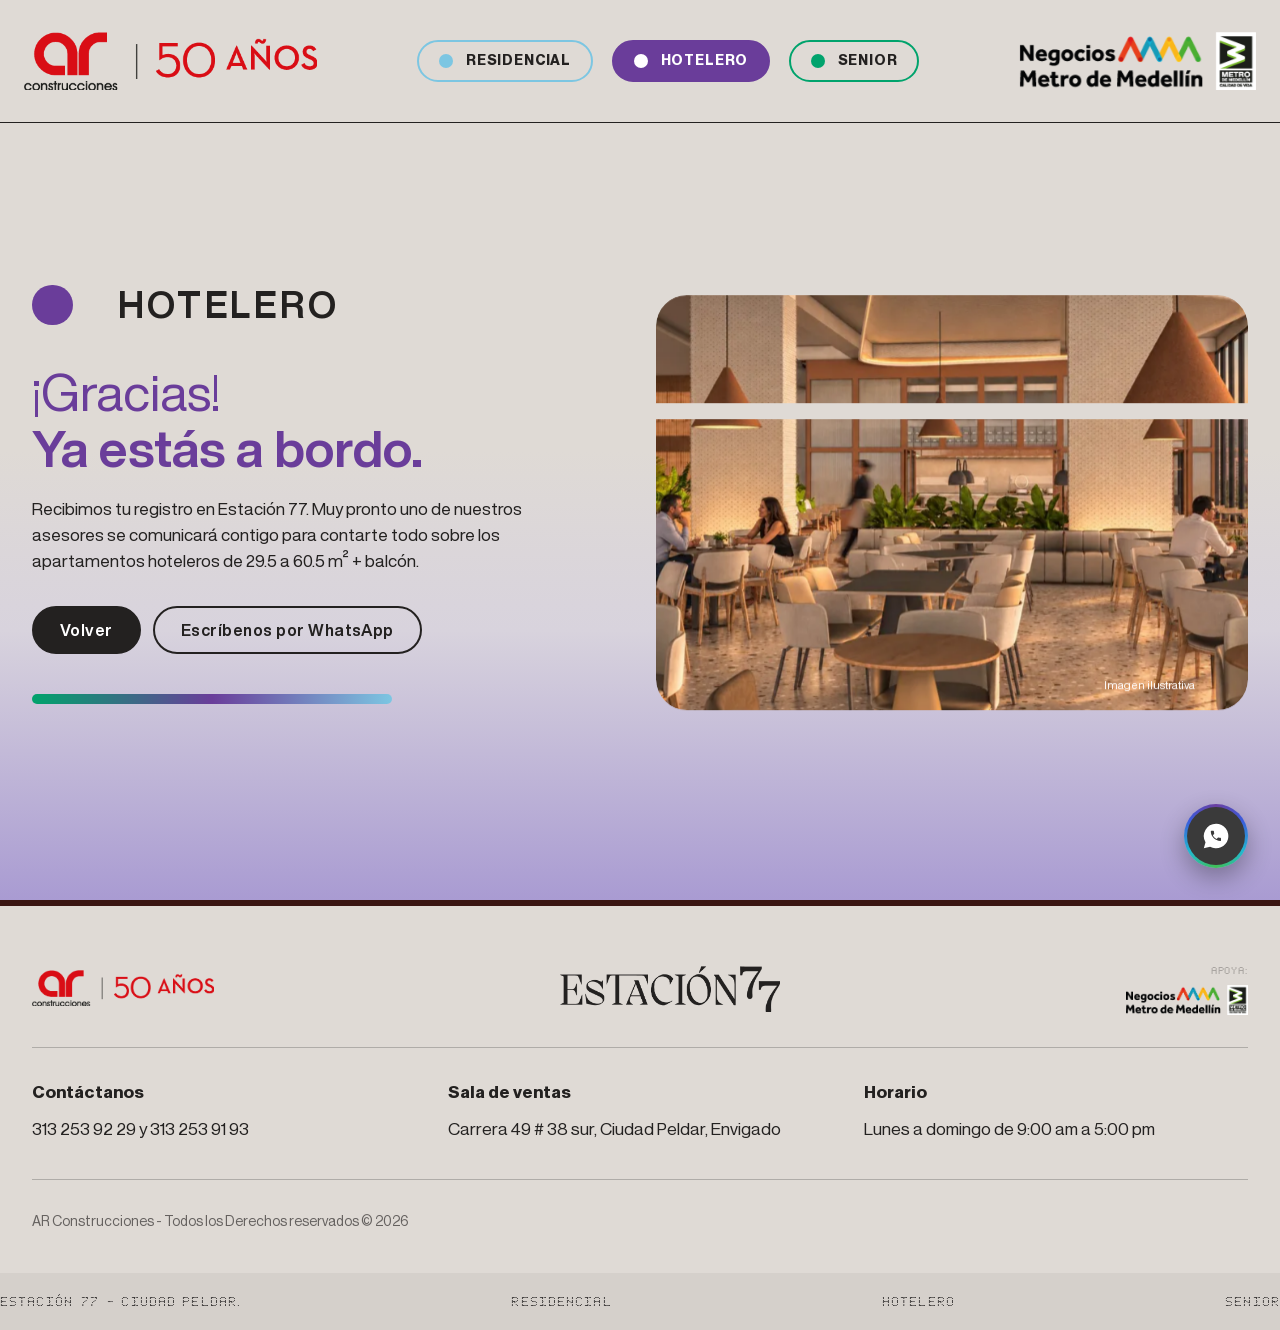
<file: gracias-hotelero.html>
<!doctype html>
<html lang="es">
  <head>
    <meta charset="UTF-8" />
    <meta
      name="viewport"
      content="width=device-width, initial-scale=1.0"
    />
    <link
      href="./css/tailwind.min.css"
      rel="stylesheet"
    />
    <link
      href="./css/main.css?v=20261126"
      rel="stylesheet"
    />
    <link
      rel="icon"
      href="/img/ar-construcciones.ico"
    />
    <link
      rel="shortcut icon"
      href="/img/ar-construcciones.ico"
    />
    <link
      rel="apple-touch-icon"
      href="/img/ar-construcciones.ico"
    />
    <title>Gracias por registrarte | Estación 77 Hotelero</title>
    <meta
      name="description"
      content="Descubre Estación 77: apartamentos de 66.5 a 102 m² en Ciudad Peldar, Envigado, con conexión directa a la estación Envigado del metro ¡y frente al C.C. Viva Envigado!"
    />
    <meta
      name="keywords"
      content="Estación 77, apartamentos en Envigado, apartamentos Ciudad Peldar, vivienda cerca al metro, apartamentos Estación Envigado, AR Construcciones, proyecto de vivienda Envigado, apartamentos sobre planos Envigado"
    />
    <meta
      name="application-name"
      content="Estación 77"
    />
    <meta
      name="author"
      content="AR Construcciones"
    />
    <meta
      name="robots"
      content="noindex, nofollow"
    />
    <meta
      name="theme-color"
      content="#dfdad5"
    />
    <link
      rel="canonical"
      href="https://estacion-77.netlify.app/gracias-hotelero.html"
    />

    <meta
      property="og:type"
      content="website"
    />
    <meta
      property="og:title"
      content="AR Construcciones | Estación 77"
    />
    <meta
      property="og:description"
      content="Descubre Estación 77: apartamentos de 66.5 a 102 m² en Ciudad Peldar, Envigado, con conexión directa a la estación Envigado del metro ¡y frente al C.C. Viva Envigado!"
    />
    <meta
      property="og:url"
      content="https://estacion-77.netlify.app/gracias-hotelero.html"
    />
    <meta
      property="og:site_name"
      content="Estación 77"
    />
    <meta
      property="og:locale"
      content="es_CO"
    />
    <meta
      property="og:image"
      content="https://estacion-77.netlify.app/img/og-estacion-77.jpg"
    />
    <meta
      property="og:image:secure_url"
      content="https://estacion-77.netlify.app/img/og-estacion-77.jpg"
    />
    <meta
      property="og:image:type"
      content="image/jpeg"
    />
    <meta
      property="og:image:width"
      content="1200"
    />
    <meta
      property="og:image:height"
      content="630"
    />
    <meta
      property="og:image:alt"
      content="Fachada del proyecto Estación 77 de AR Construcciones en Ciudad Peldar, Envigado"
    />

    <meta
      name="twitter:card"
      content="summary_large_image"
    />
    <meta
      name="twitter:title"
      content="AR Construcciones | Estación 77"
    />
    <meta
      name="twitter:description"
      content="Descubre Estación 77: apartamentos de 66.5 a 102 m² en Ciudad Peldar, Envigado, con conexión directa a la estación Envigado del metro ¡y frente al C.C. Viva Envigado!"
    />
    <meta
      name="twitter:image"
      content="https://estacion-77.netlify.app/img/og-estacion-77.jpg"
    />
    <meta
      name="twitter:image:alt"
      content="Fachada del proyecto Estación 77 de AR Construcciones en Ciudad Peldar, Envigado"
    />
  </head>
  <body class="theme-hotelero">
    <header class="site-header">
      <div
        class="container site-header__inner mx-auto flex items-center justify-between"
      >
        <a
          class="site-header__home"
          href="index.html"
          aria-label="Ir al inicio - AR Construcciones 50 años"
        >
          <img
            class="site-header__logo site-header__logo--ar"
            src="./img/logo-ar-construcciones-50.png"
            alt="AR Construcciones - 50 años"
          />
        </a>
        <nav
          class="site-header__nav"
          aria-label="Menú principal"
        >
          <a
            class="mode-pill mode-pill--residencial"
            href="residencial.html"
          >
            <span class="mode-pill__dot"></span>
            Residencial
          </a>
          <a
            class="mode-pill mode-pill--hotelero is-active"
            href="hotelero.html"
          >
            <span class="mode-pill__dot"></span>
            Hotelero
          </a>
          <a
            class="mode-pill mode-pill--senior"
            href="senior.html"
          >
            <span class="mode-pill__dot"></span>
            Senior
          </a>
        </nav>
        <img
          class="site-header__logo site-header__logo--metro"
          src="./img/logo-metro-medellin.png"
          alt="Negocios Metro de Medellín"
        />
        <button
          class="site-header__toggle"
          type="button"
          aria-expanded="false"
          aria-controls="menu-movil"
          aria-label="Abrir menú"
          data-menu-toggle
        >
          <span></span>
          <span></span>
          <span></span>
        </button>
      </div>
      <nav
        class="site-header__mobile"
        id="menu-movil"
        aria-label="Proyectos"
        data-menu
        hidden
      >
          <a
            class="mode-pill mode-pill--residencial"
            href="residencial.html"
          >
            <span class="mode-pill__dot"></span>
            Residencial
          </a>
          <a
            class="mode-pill mode-pill--hotelero is-active"
            href="hotelero.html"
          >
            <span class="mode-pill__dot"></span>
            Hotelero
          </a>
          <a
            class="mode-pill mode-pill--senior"
            href="senior.html"
          >
            <span class="mode-pill__dot"></span>
            Senior
          </a>
        </nav>
    </header>
    <main>
      <section class="thanks">
        <div class="thanks__inner container mx-auto px-6 md:px-8">
          <div class="thanks__content">
            <h1 class="res-hero__title">
              <span
                class="res-hero__title-dot"
                aria-hidden="true"
              ></span>
              Hotelero
            </h1>
            <p class="thanks__claim">
              ¡Gracias<span data-thanks-name></span>!
              <strong>Ya estás a bordo.</strong>
            </p>
            <p class="thanks__text">
              Recibimos tu registro en Estación 77. Muy pronto uno de nuestros
              asesores se comunicará contigo para contarte todo sobre los
              apartamentos hoteleros de 29.5 a 60.5 m² + balcón.
            </p>
            <div class="thanks__actions">
              <a
                class="thanks__btn thanks__btn--primary"
                href="hotelero.html"
              >
                Volver
              </a>
              <a
                class="thanks__btn"
                href="https://wa.me/573132539229?text=Hola%2C%20estoy%20viendo%20la%20*Landing%20Page*%20de%20Estaci%C3%B3n%2077%20y%20me%20gustar%C3%ADa%20hablar%20con%20un%20asesor."
                target="_blank"
                rel="noopener"
              >
                Escríbenos por WhatsApp
              </a>
            </div>
            <div
              class="thanks__band"
              aria-hidden="true"
            ></div>
          </div>

          <!-- Same 3D tilt/parallax as the landing hero (js/hero-window.js) -->
          <figure
            class="res-hero__media"
            data-hero-window
          >
            <img
              data-hero-window-img
              src="./img/gallery/hotelero/estacion-77-hotelero-hero.webp"
              alt="Hotelero – Estación 77"
            />
            <figcaption class="res-hero__caption">Imagen ilustrativa</figcaption>
          </figure>
        </div>
      </section>
    </main>
    <footer class="site-footer">
      <div class="container mx-auto px-6 md:px-8">
        <div class="site-footer__brands">
          <img
            class="site-footer__ar-logo"
            src="./img/logo-ar-construcciones-50.png"
            alt="AR Construcciones - 50 años"
          />

          <div class="site-footer__estacion-logo">
            <img
              src="./img/logo-estacion-77.png"
              alt="Estación 77"
            />
          </div>

          <div class="site-footer__apoya">
            <span class="site-footer__apoya-label">Apoya:</span>
            <img
              src="./img/logo-metro-medellin.png"
              alt="Negocios Metro de Medellín"
            />
          </div>
        </div>

        <hr class="site-footer__divider" />

        <div
          class="site-footer__info grid grid-cols-1 md:grid-cols-3 gap-x-8 gap-y-6"
        >
          <div>
            <h4 class="site-footer__heading">Contáctanos</h4>
            <p class="site-footer__text">313 253 92 29 y 313 253 91 93</p>
          </div>
          <div>
            <h4 class="site-footer__heading">Sala de ventas</h4>
            <p class="site-footer__text">Carrera 49 # 38 sur, Ciudad Peldar, Envigado</p>
          </div>
          <div>
            <h4 class="site-footer__heading">Horario</h4>
            <p class="site-footer__text">Lunes a domingo de 9:00 am a 5:00 pm</p>
          </div>
        </div>

        <hr class="site-footer__divider" />

        <p class="site-footer__copy">
          AR Construcciones - Todos los Derechos reservados © 2026
        </p>
      </div>

      <div class="site-footer__tags">
        <div class="site-footer__tags-inner container mx-auto px-6 md:px-8">
          <span class="site-footer__tag">
            ESTACIÓN
            <em>77</em>
            - CIUDAD PELDAR.
          </span>
          <span class="site-footer__tag">Residencial</span>
          <span class="site-footer__tag">Hotelero</span>
          <span class="site-footer__tag">Senior</span>
        </div>
      </div>
    </footer>
    <a
      class="whatsapp-float"
      href="https://wa.me/573132539229?text=Hola%2C%20estoy%20viendo%20la%20*Landing%20Page*%20de%20Estaci%C3%B3n%2077%20y%20me%20gustar%C3%ADa%20hablar%20con%20un%20asesor."
      target="_blank"
      rel="noopener"
      aria-label="Contáctanos por WhatsApp"
    >
      <span class="whatsapp-float__inner">
        <svg
          class="whatsapp-float__icon"
          viewBox="0 0 32 32"
          aria-hidden="true"
        >
          <path
            fill="#fff"
            d="M16 3a13 13 0 0 0-11.2 19.6L3 29l6.6-1.7A13 13 0 1 0 16 3z"
          />
          <path
            fill="#3a3a3a"
            transform="translate(8.6 8.6) scale(0.6)"
            d="M6.62 10.79c1.44 2.83 3.76 5.14 6.59 6.59l2.2-2.2c.27-.27.67-.36 1.02-.24 1.12.37 2.33.57 3.57.57.55 0 1 .45 1 1V20c0 .55-.45 1-1 1-9.39 0-17-7.61-17-17 0-.55.45-1 1-1h3.5c.55 0 1 .45 1 1 0 1.25.2 2.45.57 3.57.11.35.03.74-.25 1.02l-2.2 2.2z"
          />
        </svg>
      </span>
    </a>

    <script src="./js/mobile-menu.js?v=20261126"></script>

    <script src="./js/hero-window.js?v=20260922"></script>
    <script>
      // First name from the form (?name=...), shown as text only
      (function () {
        var name = new URLSearchParams(location.search).get("name") || "";
        name = name.replace(/[^A-Za-zÁÉÍÓÚÜÑáéíóúüñ' .-]/g, "").trim().slice(0, 40);
        if (name) document.querySelector("[data-thanks-name]").textContent = ", " + name;
      })();
    </script>
  </body>
</html>
</file>
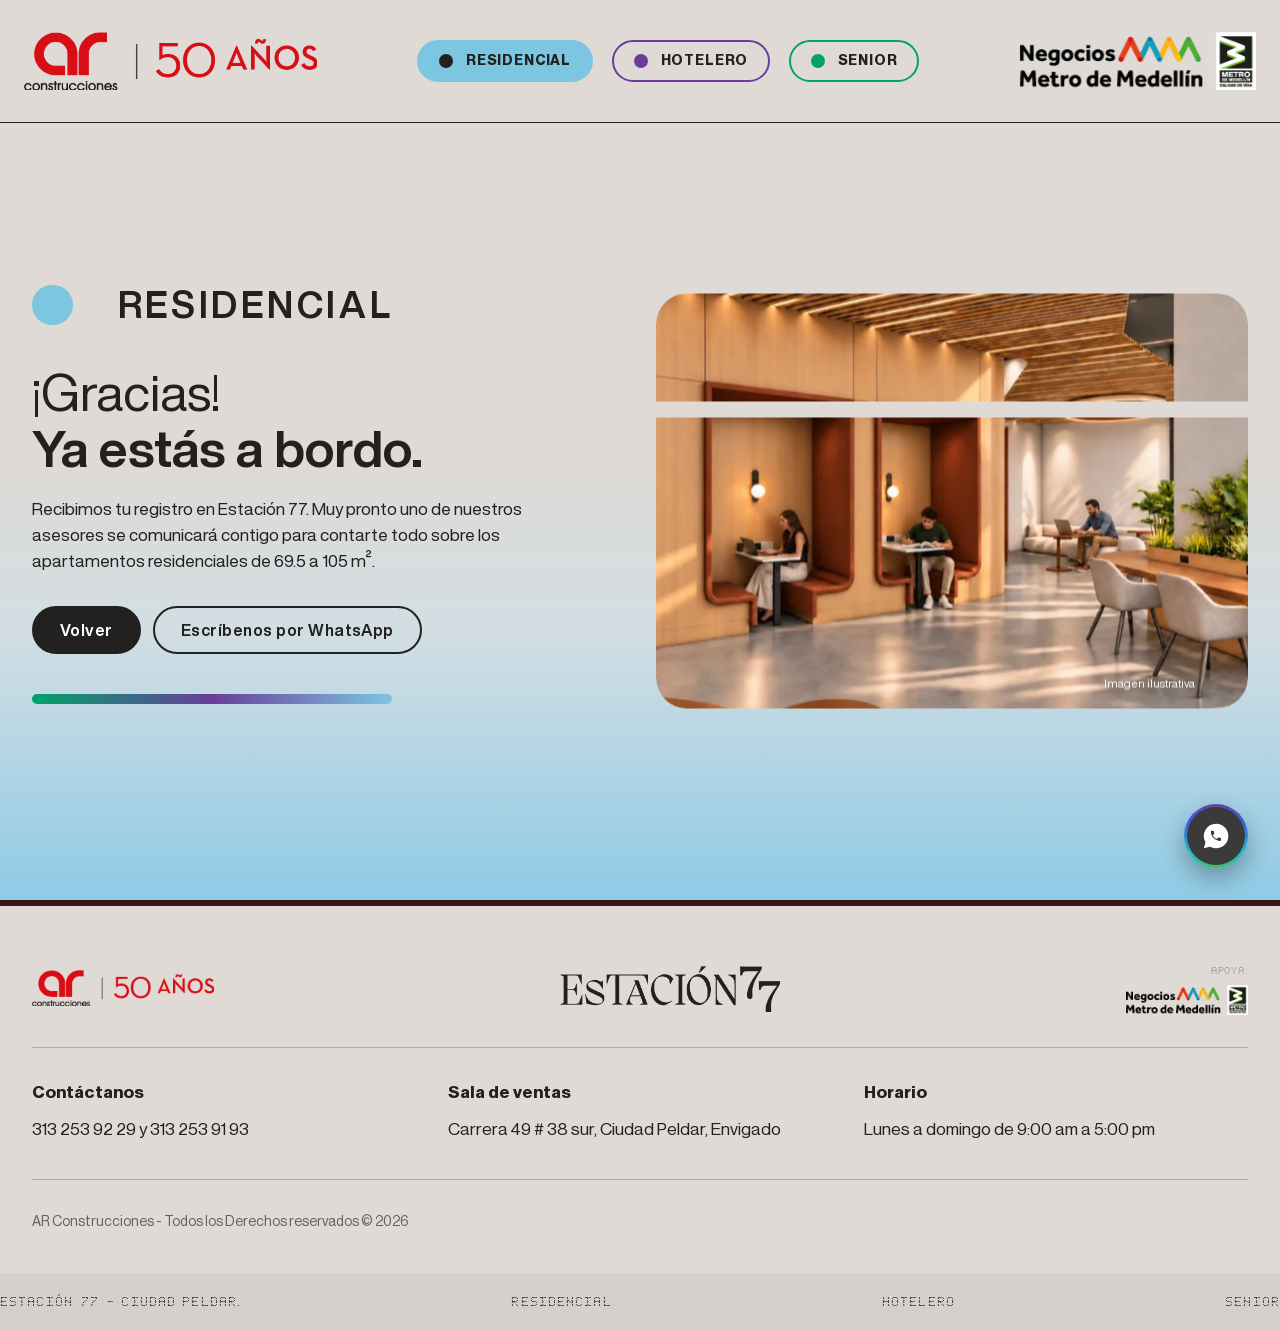
<file: gracias-residencial.html>
<!doctype html>
<html lang="es">
  <head>
    <meta charset="UTF-8" />
    <meta
      name="viewport"
      content="width=device-width, initial-scale=1.0"
    />
    <link
      href="./css/tailwind.min.css"
      rel="stylesheet"
    />
    <link
      href="./css/main.css?v=20261126"
      rel="stylesheet"
    />
    <link
      rel="icon"
      href="/img/ar-construcciones.ico"
    />
    <link
      rel="shortcut icon"
      href="/img/ar-construcciones.ico"
    />
    <link
      rel="apple-touch-icon"
      href="/img/ar-construcciones.ico"
    />
    <title>Gracias por registrarte | Estación 77 Residencial</title>
    <meta
      name="description"
      content="Descubre Estación 77: apartamentos de 66.5 a 102 m² en Ciudad Peldar, Envigado, con conexión directa a la estación Envigado del metro ¡y frente al C.C. Viva Envigado!"
    />
    <meta
      name="keywords"
      content="Estación 77, apartamentos en Envigado, apartamentos Ciudad Peldar, vivienda cerca al metro, apartamentos Estación Envigado, AR Construcciones, proyecto de vivienda Envigado, apartamentos sobre planos Envigado"
    />
    <meta
      name="application-name"
      content="Estación 77"
    />
    <meta
      name="author"
      content="AR Construcciones"
    />
    <meta
      name="robots"
      content="noindex, nofollow"
    />
    <meta
      name="theme-color"
      content="#dfdad5"
    />
    <link
      rel="canonical"
      href="https://estacion-77.netlify.app/gracias-residencial.html"
    />

    <meta
      property="og:type"
      content="website"
    />
    <meta
      property="og:title"
      content="AR Construcciones | Estación 77"
    />
    <meta
      property="og:description"
      content="Descubre Estación 77: apartamentos de 66.5 a 102 m² en Ciudad Peldar, Envigado, con conexión directa a la estación Envigado del metro ¡y frente al C.C. Viva Envigado!"
    />
    <meta
      property="og:url"
      content="https://estacion-77.netlify.app/gracias-residencial.html"
    />
    <meta
      property="og:site_name"
      content="Estación 77"
    />
    <meta
      property="og:locale"
      content="es_CO"
    />
    <meta
      property="og:image"
      content="https://estacion-77.netlify.app/img/og-estacion-77.jpg"
    />
    <meta
      property="og:image:secure_url"
      content="https://estacion-77.netlify.app/img/og-estacion-77.jpg"
    />
    <meta
      property="og:image:type"
      content="image/jpeg"
    />
    <meta
      property="og:image:width"
      content="1200"
    />
    <meta
      property="og:image:height"
      content="630"
    />
    <meta
      property="og:image:alt"
      content="Fachada del proyecto Estación 77 de AR Construcciones en Ciudad Peldar, Envigado"
    />

    <meta
      name="twitter:card"
      content="summary_large_image"
    />
    <meta
      name="twitter:title"
      content="AR Construcciones | Estación 77"
    />
    <meta
      name="twitter:description"
      content="Descubre Estación 77: apartamentos de 66.5 a 102 m² en Ciudad Peldar, Envigado, con conexión directa a la estación Envigado del metro ¡y frente al C.C. Viva Envigado!"
    />
    <meta
      name="twitter:image"
      content="https://estacion-77.netlify.app/img/og-estacion-77.jpg"
    />
    <meta
      name="twitter:image:alt"
      content="Fachada del proyecto Estación 77 de AR Construcciones en Ciudad Peldar, Envigado"
    />
  </head>
  <body class="theme-residencial">
    <header class="site-header">
      <div
        class="container site-header__inner mx-auto flex items-center justify-between"
      >
        <a
          class="site-header__home"
          href="index.html"
          aria-label="Ir al inicio - AR Construcciones 50 años"
        >
          <img
            class="site-header__logo site-header__logo--ar"
            src="./img/logo-ar-construcciones-50.png"
            alt="AR Construcciones - 50 años"
          />
        </a>
        <nav
          class="site-header__nav"
          aria-label="Menú principal"
        >
          <a
            class="mode-pill mode-pill--residencial is-active"
            href="residencial.html"
          >
            <span class="mode-pill__dot"></span>
            Residencial
          </a>
          <a
            class="mode-pill mode-pill--hotelero"
            href="hotelero.html"
          >
            <span class="mode-pill__dot"></span>
            Hotelero
          </a>
          <a
            class="mode-pill mode-pill--senior"
            href="senior.html"
          >
            <span class="mode-pill__dot"></span>
            Senior
          </a>
        </nav>
        <img
          class="site-header__logo site-header__logo--metro"
          src="./img/logo-metro-medellin.png"
          alt="Negocios Metro de Medellín"
        />
        <button
          class="site-header__toggle"
          type="button"
          aria-expanded="false"
          aria-controls="menu-movil"
          aria-label="Abrir menú"
          data-menu-toggle
        >
          <span></span>
          <span></span>
          <span></span>
        </button>
      </div>
      <nav
        class="site-header__mobile"
        id="menu-movil"
        aria-label="Proyectos"
        data-menu
        hidden
      >
          <a
            class="mode-pill mode-pill--residencial is-active"
            href="residencial.html"
          >
            <span class="mode-pill__dot"></span>
            Residencial
          </a>
          <a
            class="mode-pill mode-pill--hotelero"
            href="hotelero.html"
          >
            <span class="mode-pill__dot"></span>
            Hotelero
          </a>
          <a
            class="mode-pill mode-pill--senior"
            href="senior.html"
          >
            <span class="mode-pill__dot"></span>
            Senior
          </a>
        </nav>
    </header>
    <main>
      <section class="thanks">
        <div class="thanks__inner container mx-auto px-6 md:px-8">
          <div class="thanks__content">
            <h1 class="res-hero__title">
              <span
                class="res-hero__title-dot"
                aria-hidden="true"
              ></span>
              Residencial
            </h1>
            <p class="thanks__claim">
              ¡Gracias<span data-thanks-name></span>!
              <strong>Ya estás a bordo.</strong>
            </p>
            <p class="thanks__text">
              Recibimos tu registro en Estación 77. Muy pronto uno de nuestros
              asesores se comunicará contigo para contarte todo sobre los
              apartamentos residenciales de 69.5 a 105 m².
            </p>
            <div class="thanks__actions">
              <a
                class="thanks__btn thanks__btn--primary"
                href="residencial.html"
              >
                Volver
              </a>
              <a
                class="thanks__btn"
                href="https://wa.me/573132539229?text=Hola%2C%20estoy%20viendo%20la%20*Landing%20Page*%20de%20Estaci%C3%B3n%2077%20y%20me%20gustar%C3%ADa%20hablar%20con%20un%20asesor."
                target="_blank"
                rel="noopener"
              >
                Escríbenos por WhatsApp
              </a>
            </div>
            <div
              class="thanks__band"
              aria-hidden="true"
            ></div>
          </div>

          <!-- Same 3D tilt/parallax as the landing hero (js/hero-window.js) -->
          <figure
            class="res-hero__media"
            data-hero-window
          >
            <img
              data-hero-window-img
              src="./img/gallery/residencial/estacion-77-residencial-hero.webp"
              alt="Residencial – Estación 77"
            />
            <figcaption class="res-hero__caption">Imagen ilustrativa</figcaption>
          </figure>
        </div>
      </section>
    </main>
    <footer class="site-footer">
      <div class="container mx-auto px-6 md:px-8">
        <div class="site-footer__brands">
          <img
            class="site-footer__ar-logo"
            src="./img/logo-ar-construcciones-50.png"
            alt="AR Construcciones - 50 años"
          />

          <div class="site-footer__estacion-logo">
            <img
              src="./img/logo-estacion-77.png"
              alt="Estación 77"
            />
          </div>

          <div class="site-footer__apoya">
            <span class="site-footer__apoya-label">Apoya:</span>
            <img
              src="./img/logo-metro-medellin.png"
              alt="Negocios Metro de Medellín"
            />
          </div>
        </div>

        <hr class="site-footer__divider" />

        <div
          class="site-footer__info grid grid-cols-1 md:grid-cols-3 gap-x-8 gap-y-6"
        >
          <div>
            <h4 class="site-footer__heading">Contáctanos</h4>
            <p class="site-footer__text">313 253 92 29 y 313 253 91 93</p>
          </div>
          <div>
            <h4 class="site-footer__heading">Sala de ventas</h4>
            <p class="site-footer__text">Carrera 49 # 38 sur, Ciudad Peldar, Envigado</p>
          </div>
          <div>
            <h4 class="site-footer__heading">Horario</h4>
            <p class="site-footer__text">Lunes a domingo de 9:00 am a 5:00 pm</p>
          </div>
        </div>

        <hr class="site-footer__divider" />

        <p class="site-footer__copy">
          AR Construcciones - Todos los Derechos reservados © 2026
        </p>
      </div>

      <div class="site-footer__tags">
        <div class="site-footer__tags-inner container mx-auto px-6 md:px-8">
          <span class="site-footer__tag">
            ESTACIÓN
            <em>77</em>
            - CIUDAD PELDAR.
          </span>
          <span class="site-footer__tag">Residencial</span>
          <span class="site-footer__tag">Hotelero</span>
          <span class="site-footer__tag">Senior</span>
        </div>
      </div>
    </footer>
    <a
      class="whatsapp-float"
      href="https://wa.me/573132539229?text=Hola%2C%20estoy%20viendo%20la%20*Landing%20Page*%20de%20Estaci%C3%B3n%2077%20y%20me%20gustar%C3%ADa%20hablar%20con%20un%20asesor."
      target="_blank"
      rel="noopener"
      aria-label="Contáctanos por WhatsApp"
    >
      <span class="whatsapp-float__inner">
        <svg
          class="whatsapp-float__icon"
          viewBox="0 0 32 32"
          aria-hidden="true"
        >
          <path
            fill="#fff"
            d="M16 3a13 13 0 0 0-11.2 19.6L3 29l6.6-1.7A13 13 0 1 0 16 3z"
          />
          <path
            fill="#3a3a3a"
            transform="translate(8.6 8.6) scale(0.6)"
            d="M6.62 10.79c1.44 2.83 3.76 5.14 6.59 6.59l2.2-2.2c.27-.27.67-.36 1.02-.24 1.12.37 2.33.57 3.57.57.55 0 1 .45 1 1V20c0 .55-.45 1-1 1-9.39 0-17-7.61-17-17 0-.55.45-1 1-1h3.5c.55 0 1 .45 1 1 0 1.25.2 2.45.57 3.57.11.35.03.74-.25 1.02l-2.2 2.2z"
          />
        </svg>
      </span>
    </a>

    <script src="./js/mobile-menu.js?v=20261126"></script>

    <script src="./js/hero-window.js?v=20260922"></script>
    <script>
      // First name from the form (?name=...), shown as text only
      (function () {
        var name = new URLSearchParams(location.search).get("name") || "";
        name = name.replace(/[^A-Za-zÁÉÍÓÚÜÑáéíóúüñ' .-]/g, "").trim().slice(0, 40);
        if (name) document.querySelector("[data-thanks-name]").textContent = ", " + name;
      })();
    </script>
  </body>
</html>
</file>
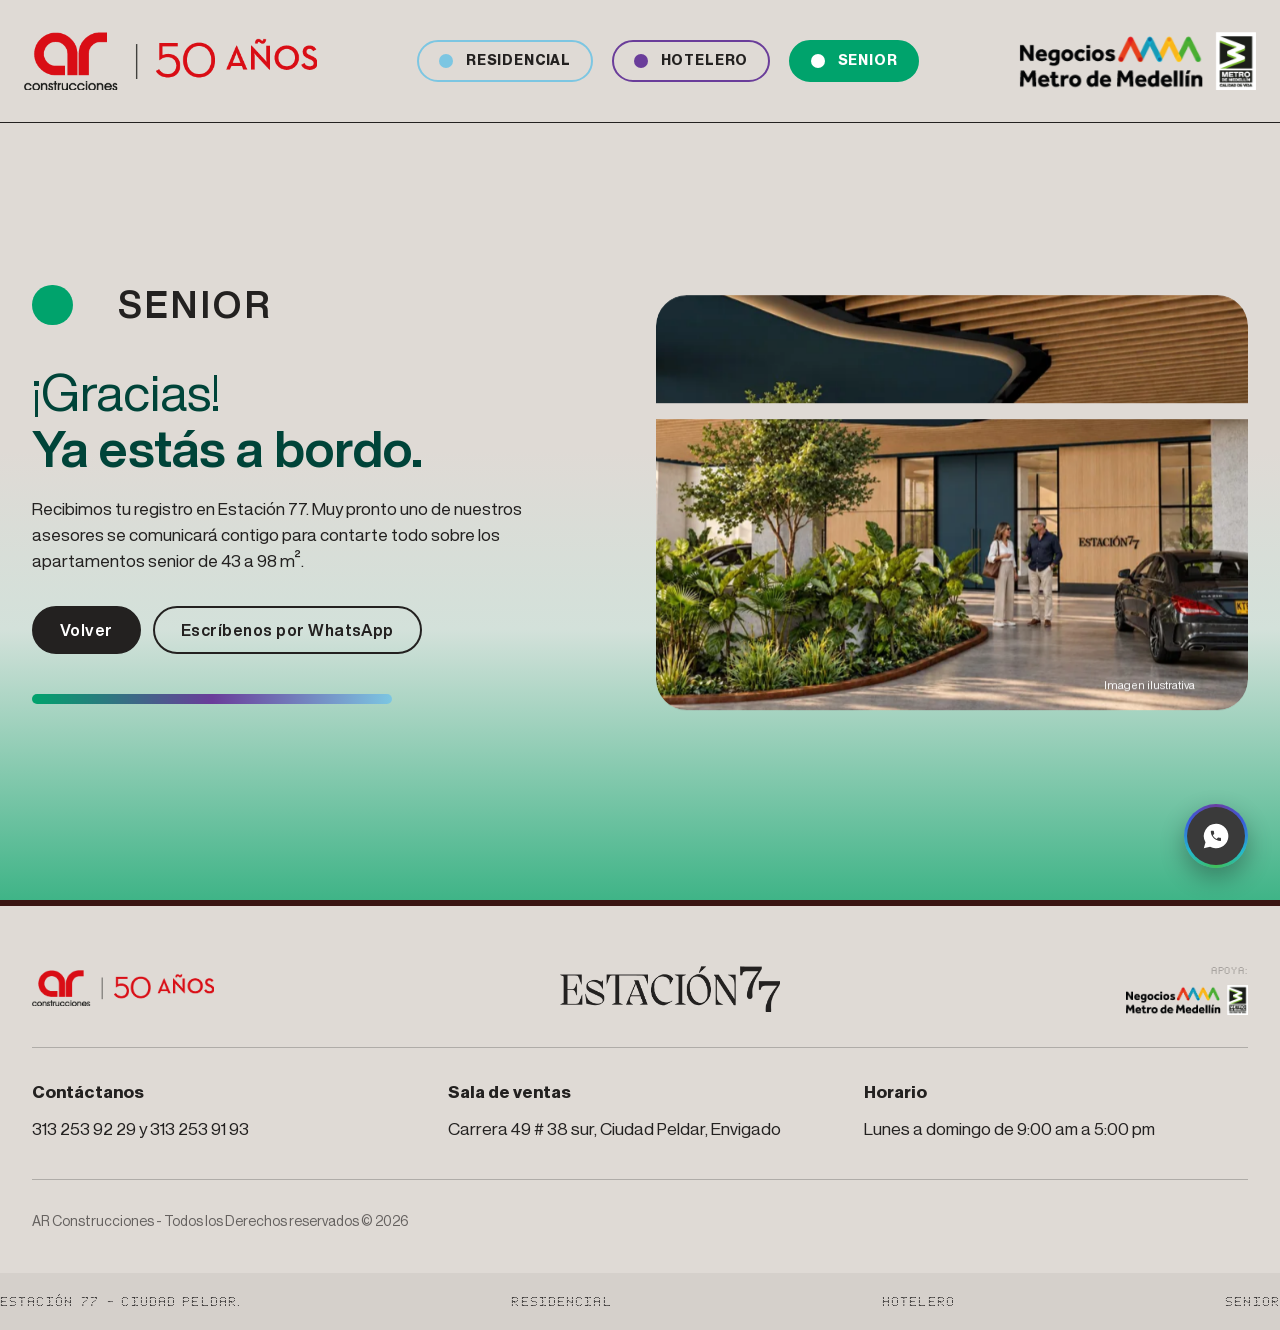
<file: gracias-senior.html>
<!doctype html>
<html lang="es">
  <head>
    <meta charset="UTF-8" />
    <meta
      name="viewport"
      content="width=device-width, initial-scale=1.0"
    />
    <link
      href="./css/tailwind.min.css"
      rel="stylesheet"
    />
    <link
      href="./css/main.css?v=20261126"
      rel="stylesheet"
    />
    <link
      rel="icon"
      href="/img/ar-construcciones.ico"
    />
    <link
      rel="shortcut icon"
      href="/img/ar-construcciones.ico"
    />
    <link
      rel="apple-touch-icon"
      href="/img/ar-construcciones.ico"
    />
    <title>Gracias por registrarte | Estación 77 Senior</title>
    <meta
      name="description"
      content="Descubre Estación 77: apartamentos de 66.5 a 102 m² en Ciudad Peldar, Envigado, con conexión directa a la estación Envigado del metro ¡y frente al C.C. Viva Envigado!"
    />
    <meta
      name="keywords"
      content="Estación 77, apartamentos en Envigado, apartamentos Ciudad Peldar, vivienda cerca al metro, apartamentos Estación Envigado, AR Construcciones, proyecto de vivienda Envigado, apartamentos sobre planos Envigado"
    />
    <meta
      name="application-name"
      content="Estación 77"
    />
    <meta
      name="author"
      content="AR Construcciones"
    />
    <meta
      name="robots"
      content="noindex, nofollow"
    />
    <meta
      name="theme-color"
      content="#dfdad5"
    />
    <link
      rel="canonical"
      href="https://estacion-77.netlify.app/gracias-senior.html"
    />

    <meta
      property="og:type"
      content="website"
    />
    <meta
      property="og:title"
      content="AR Construcciones | Estación 77"
    />
    <meta
      property="og:description"
      content="Descubre Estación 77: apartamentos de 66.5 a 102 m² en Ciudad Peldar, Envigado, con conexión directa a la estación Envigado del metro ¡y frente al C.C. Viva Envigado!"
    />
    <meta
      property="og:url"
      content="https://estacion-77.netlify.app/gracias-senior.html"
    />
    <meta
      property="og:site_name"
      content="Estación 77"
    />
    <meta
      property="og:locale"
      content="es_CO"
    />
    <meta
      property="og:image"
      content="https://estacion-77.netlify.app/img/og-estacion-77.jpg"
    />
    <meta
      property="og:image:secure_url"
      content="https://estacion-77.netlify.app/img/og-estacion-77.jpg"
    />
    <meta
      property="og:image:type"
      content="image/jpeg"
    />
    <meta
      property="og:image:width"
      content="1200"
    />
    <meta
      property="og:image:height"
      content="630"
    />
    <meta
      property="og:image:alt"
      content="Fachada del proyecto Estación 77 de AR Construcciones en Ciudad Peldar, Envigado"
    />

    <meta
      name="twitter:card"
      content="summary_large_image"
    />
    <meta
      name="twitter:title"
      content="AR Construcciones | Estación 77"
    />
    <meta
      name="twitter:description"
      content="Descubre Estación 77: apartamentos de 66.5 a 102 m² en Ciudad Peldar, Envigado, con conexión directa a la estación Envigado del metro ¡y frente al C.C. Viva Envigado!"
    />
    <meta
      name="twitter:image"
      content="https://estacion-77.netlify.app/img/og-estacion-77.jpg"
    />
    <meta
      name="twitter:image:alt"
      content="Fachada del proyecto Estación 77 de AR Construcciones en Ciudad Peldar, Envigado"
    />
  </head>
  <body class="theme-senior">
    <header class="site-header">
      <div
        class="container site-header__inner mx-auto flex items-center justify-between"
      >
        <a
          class="site-header__home"
          href="index.html"
          aria-label="Ir al inicio - AR Construcciones 50 años"
        >
          <img
            class="site-header__logo site-header__logo--ar"
            src="./img/logo-ar-construcciones-50.png"
            alt="AR Construcciones - 50 años"
          />
        </a>
        <nav
          class="site-header__nav"
          aria-label="Menú principal"
        >
          <a
            class="mode-pill mode-pill--residencial"
            href="residencial.html"
          >
            <span class="mode-pill__dot"></span>
            Residencial
          </a>
          <a
            class="mode-pill mode-pill--hotelero"
            href="hotelero.html"
          >
            <span class="mode-pill__dot"></span>
            Hotelero
          </a>
          <a
            class="mode-pill mode-pill--senior is-active"
            href="senior.html"
          >
            <span class="mode-pill__dot"></span>
            Senior
          </a>
        </nav>
        <img
          class="site-header__logo site-header__logo--metro"
          src="./img/logo-metro-medellin.png"
          alt="Negocios Metro de Medellín"
        />
        <button
          class="site-header__toggle"
          type="button"
          aria-expanded="false"
          aria-controls="menu-movil"
          aria-label="Abrir menú"
          data-menu-toggle
        >
          <span></span>
          <span></span>
          <span></span>
        </button>
      </div>
      <nav
        class="site-header__mobile"
        id="menu-movil"
        aria-label="Proyectos"
        data-menu
        hidden
      >
          <a
            class="mode-pill mode-pill--residencial"
            href="residencial.html"
          >
            <span class="mode-pill__dot"></span>
            Residencial
          </a>
          <a
            class="mode-pill mode-pill--hotelero"
            href="hotelero.html"
          >
            <span class="mode-pill__dot"></span>
            Hotelero
          </a>
          <a
            class="mode-pill mode-pill--senior is-active"
            href="senior.html"
          >
            <span class="mode-pill__dot"></span>
            Senior
          </a>
        </nav>
    </header>
    <main>
      <section class="thanks">
        <div class="thanks__inner container mx-auto px-6 md:px-8">
          <div class="thanks__content">
            <h1 class="res-hero__title">
              <span
                class="res-hero__title-dot"
                aria-hidden="true"
              ></span>
              Senior
            </h1>
            <p class="thanks__claim">
              ¡Gracias<span data-thanks-name></span>!
              <strong>Ya estás a bordo.</strong>
            </p>
            <p class="thanks__text">
              Recibimos tu registro en Estación 77. Muy pronto uno de nuestros
              asesores se comunicará contigo para contarte todo sobre los
              apartamentos senior de 43 a 98 m².
            </p>
            <div class="thanks__actions">
              <a
                class="thanks__btn thanks__btn--primary"
                href="senior.html"
              >
                Volver
              </a>
              <a
                class="thanks__btn"
                href="https://wa.me/573132539229?text=Hola%2C%20estoy%20viendo%20la%20*Landing%20Page*%20de%20Estaci%C3%B3n%2077%20y%20me%20gustar%C3%ADa%20hablar%20con%20un%20asesor."
                target="_blank"
                rel="noopener"
              >
                Escríbenos por WhatsApp
              </a>
            </div>
            <div
              class="thanks__band"
              aria-hidden="true"
            ></div>
          </div>

          <!-- Same 3D tilt/parallax as the landing hero (js/hero-window.js) -->
          <figure
            class="res-hero__media"
            data-hero-window
          >
            <img
              data-hero-window-img
              src="./img/gallery/senior/estacion-77-senior-hero.webp"
              alt="Senior – Estación 77"
            />
            <figcaption class="res-hero__caption">Imagen ilustrativa</figcaption>
          </figure>
        </div>
      </section>
    </main>
    <footer class="site-footer">
      <div class="container mx-auto px-6 md:px-8">
        <div class="site-footer__brands">
          <img
            class="site-footer__ar-logo"
            src="./img/logo-ar-construcciones-50.png"
            alt="AR Construcciones - 50 años"
          />

          <div class="site-footer__estacion-logo">
            <img
              src="./img/logo-estacion-77.png"
              alt="Estación 77"
            />
          </div>

          <div class="site-footer__apoya">
            <span class="site-footer__apoya-label">Apoya:</span>
            <img
              src="./img/logo-metro-medellin.png"
              alt="Negocios Metro de Medellín"
            />
          </div>
        </div>

        <hr class="site-footer__divider" />

        <div
          class="site-footer__info grid grid-cols-1 md:grid-cols-3 gap-x-8 gap-y-6"
        >
          <div>
            <h4 class="site-footer__heading">Contáctanos</h4>
            <p class="site-footer__text">313 253 92 29 y 313 253 91 93</p>
          </div>
          <div>
            <h4 class="site-footer__heading">Sala de ventas</h4>
            <p class="site-footer__text">Carrera 49 # 38 sur, Ciudad Peldar, Envigado</p>
          </div>
          <div>
            <h4 class="site-footer__heading">Horario</h4>
            <p class="site-footer__text">Lunes a domingo de 9:00 am a 5:00 pm</p>
          </div>
        </div>

        <hr class="site-footer__divider" />

        <p class="site-footer__copy">
          AR Construcciones - Todos los Derechos reservados © 2026
        </p>
      </div>

      <div class="site-footer__tags">
        <div class="site-footer__tags-inner container mx-auto px-6 md:px-8">
          <span class="site-footer__tag">
            ESTACIÓN
            <em>77</em>
            - CIUDAD PELDAR.
          </span>
          <span class="site-footer__tag">Residencial</span>
          <span class="site-footer__tag">Hotelero</span>
          <span class="site-footer__tag">Senior</span>
        </div>
      </div>
    </footer>
    <a
      class="whatsapp-float"
      href="https://wa.me/573132539229?text=Hola%2C%20estoy%20viendo%20la%20*Landing%20Page*%20de%20Estaci%C3%B3n%2077%20y%20me%20gustar%C3%ADa%20hablar%20con%20un%20asesor."
      target="_blank"
      rel="noopener"
      aria-label="Contáctanos por WhatsApp"
    >
      <span class="whatsapp-float__inner">
        <svg
          class="whatsapp-float__icon"
          viewBox="0 0 32 32"
          aria-hidden="true"
        >
          <path
            fill="#fff"
            d="M16 3a13 13 0 0 0-11.2 19.6L3 29l6.6-1.7A13 13 0 1 0 16 3z"
          />
          <path
            fill="#3a3a3a"
            transform="translate(8.6 8.6) scale(0.6)"
            d="M6.62 10.79c1.44 2.83 3.76 5.14 6.59 6.59l2.2-2.2c.27-.27.67-.36 1.02-.24 1.12.37 2.33.57 3.57.57.55 0 1 .45 1 1V20c0 .55-.45 1-1 1-9.39 0-17-7.61-17-17 0-.55.45-1 1-1h3.5c.55 0 1 .45 1 1 0 1.25.2 2.45.57 3.57.11.35.03.74-.25 1.02l-2.2 2.2z"
          />
        </svg>
      </span>
    </a>

    <script src="./js/mobile-menu.js?v=20261126"></script>

    <script src="./js/hero-window.js?v=20260922"></script>
    <script>
      // First name from the form (?name=...), shown as text only
      (function () {
        var name = new URLSearchParams(location.search).get("name") || "";
        name = name.replace(/[^A-Za-zÁÉÍÓÚÜÑáéíóúüñ' .-]/g, "").trim().slice(0, 40);
        if (name) document.querySelector("[data-thanks-name]").textContent = ", " + name;
      })();
    </script>
  </body>
</html>
</file>
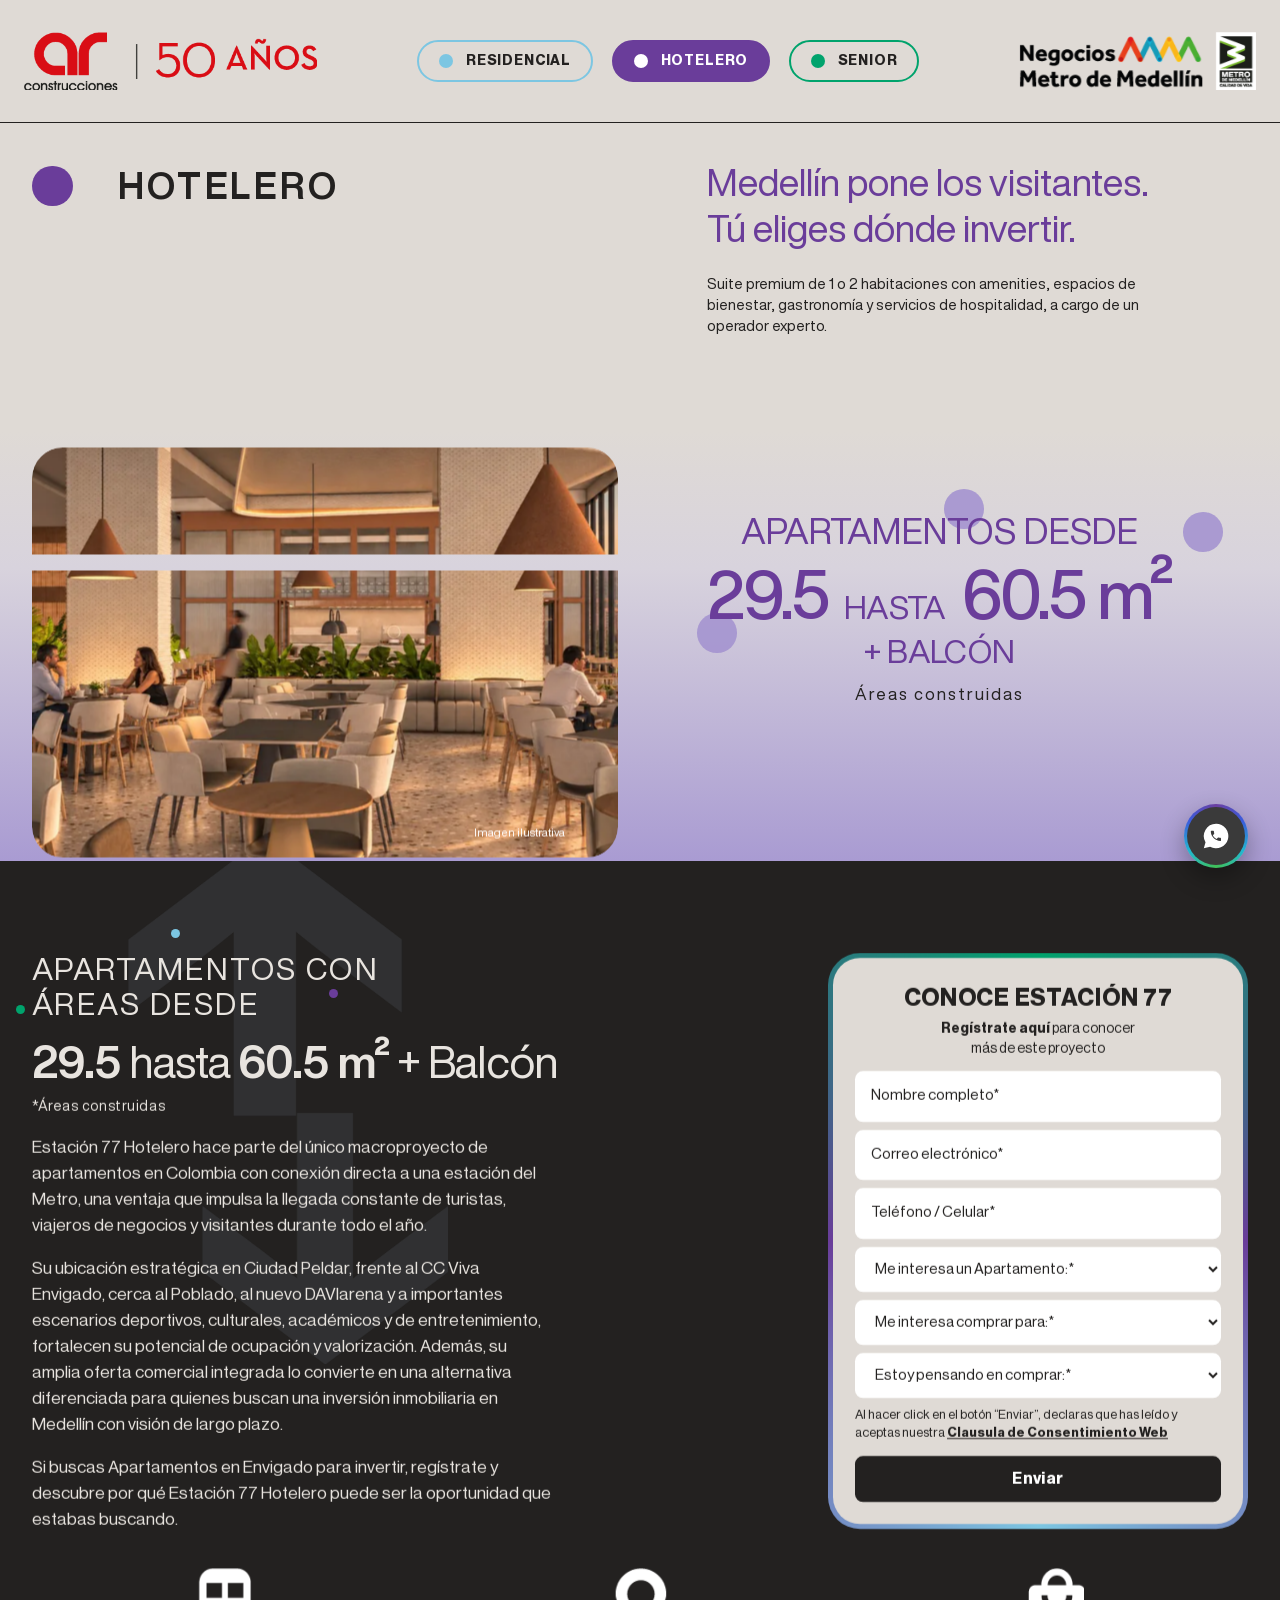
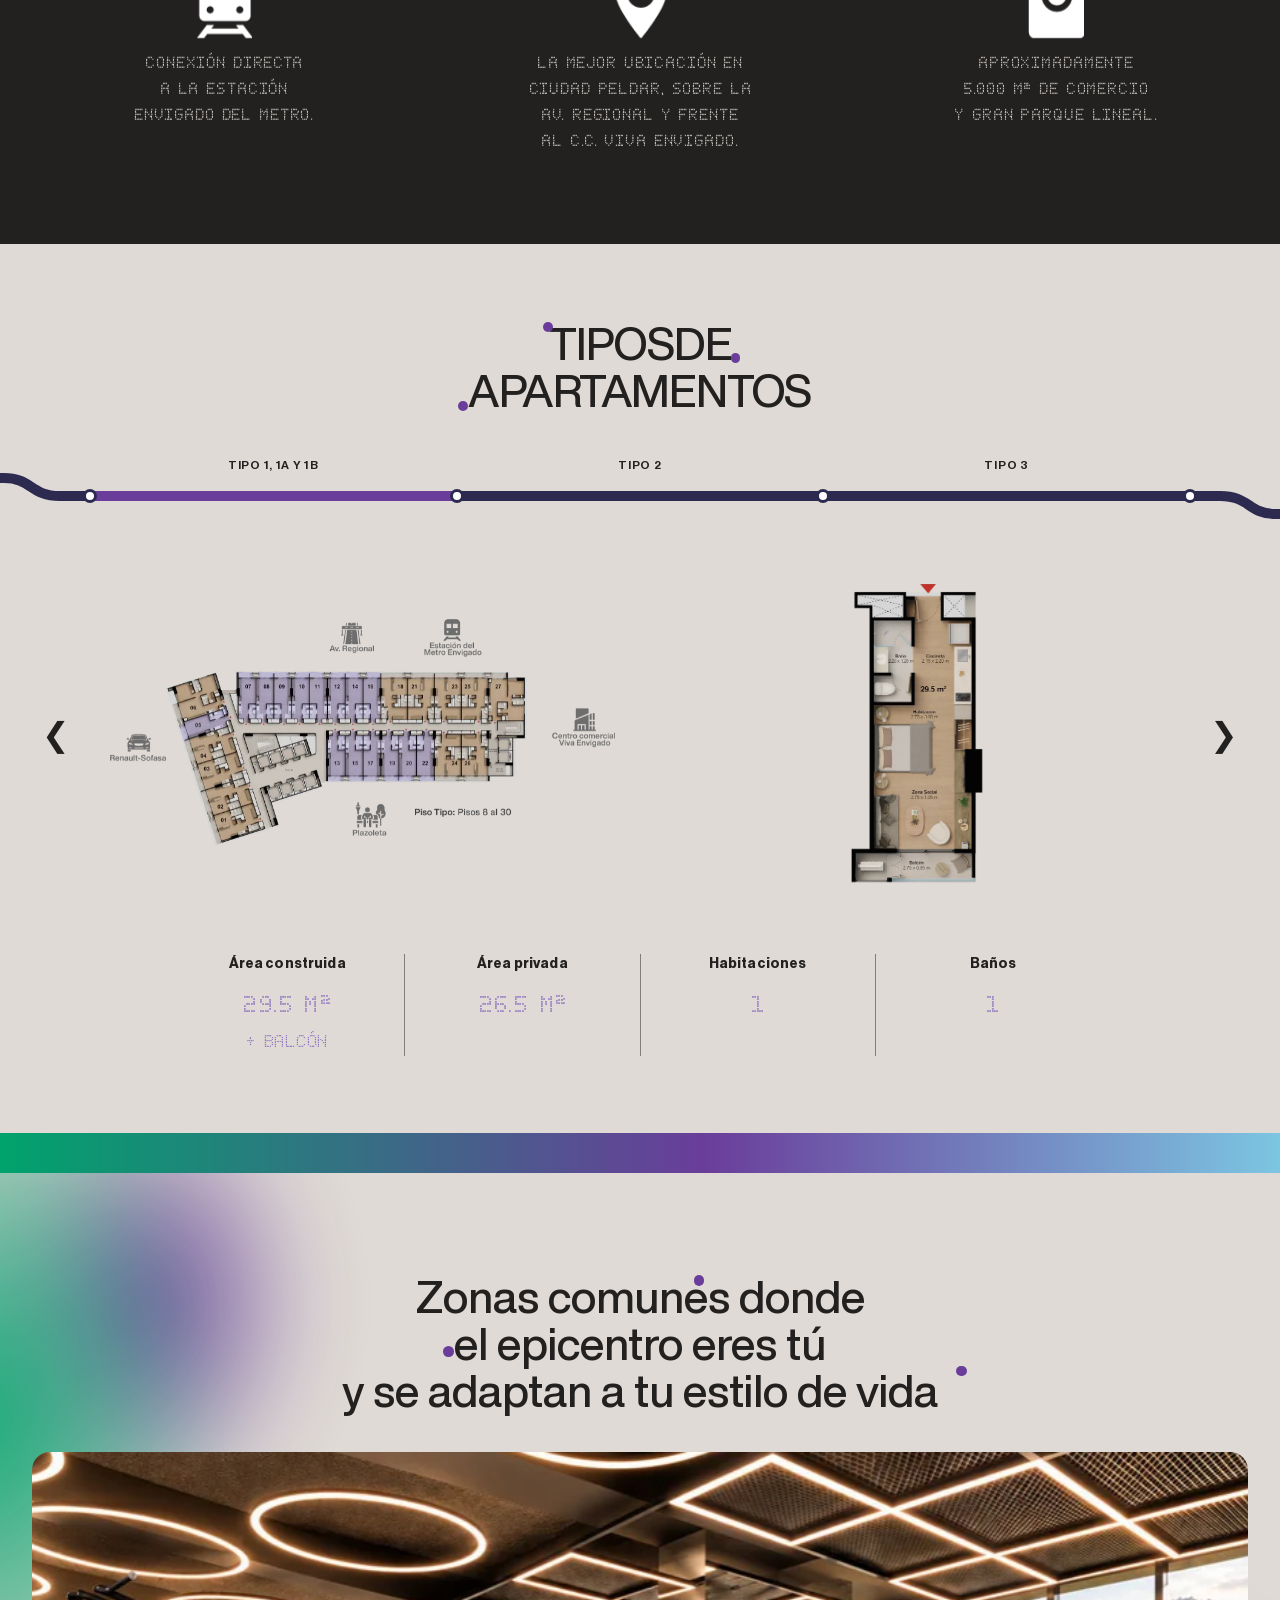
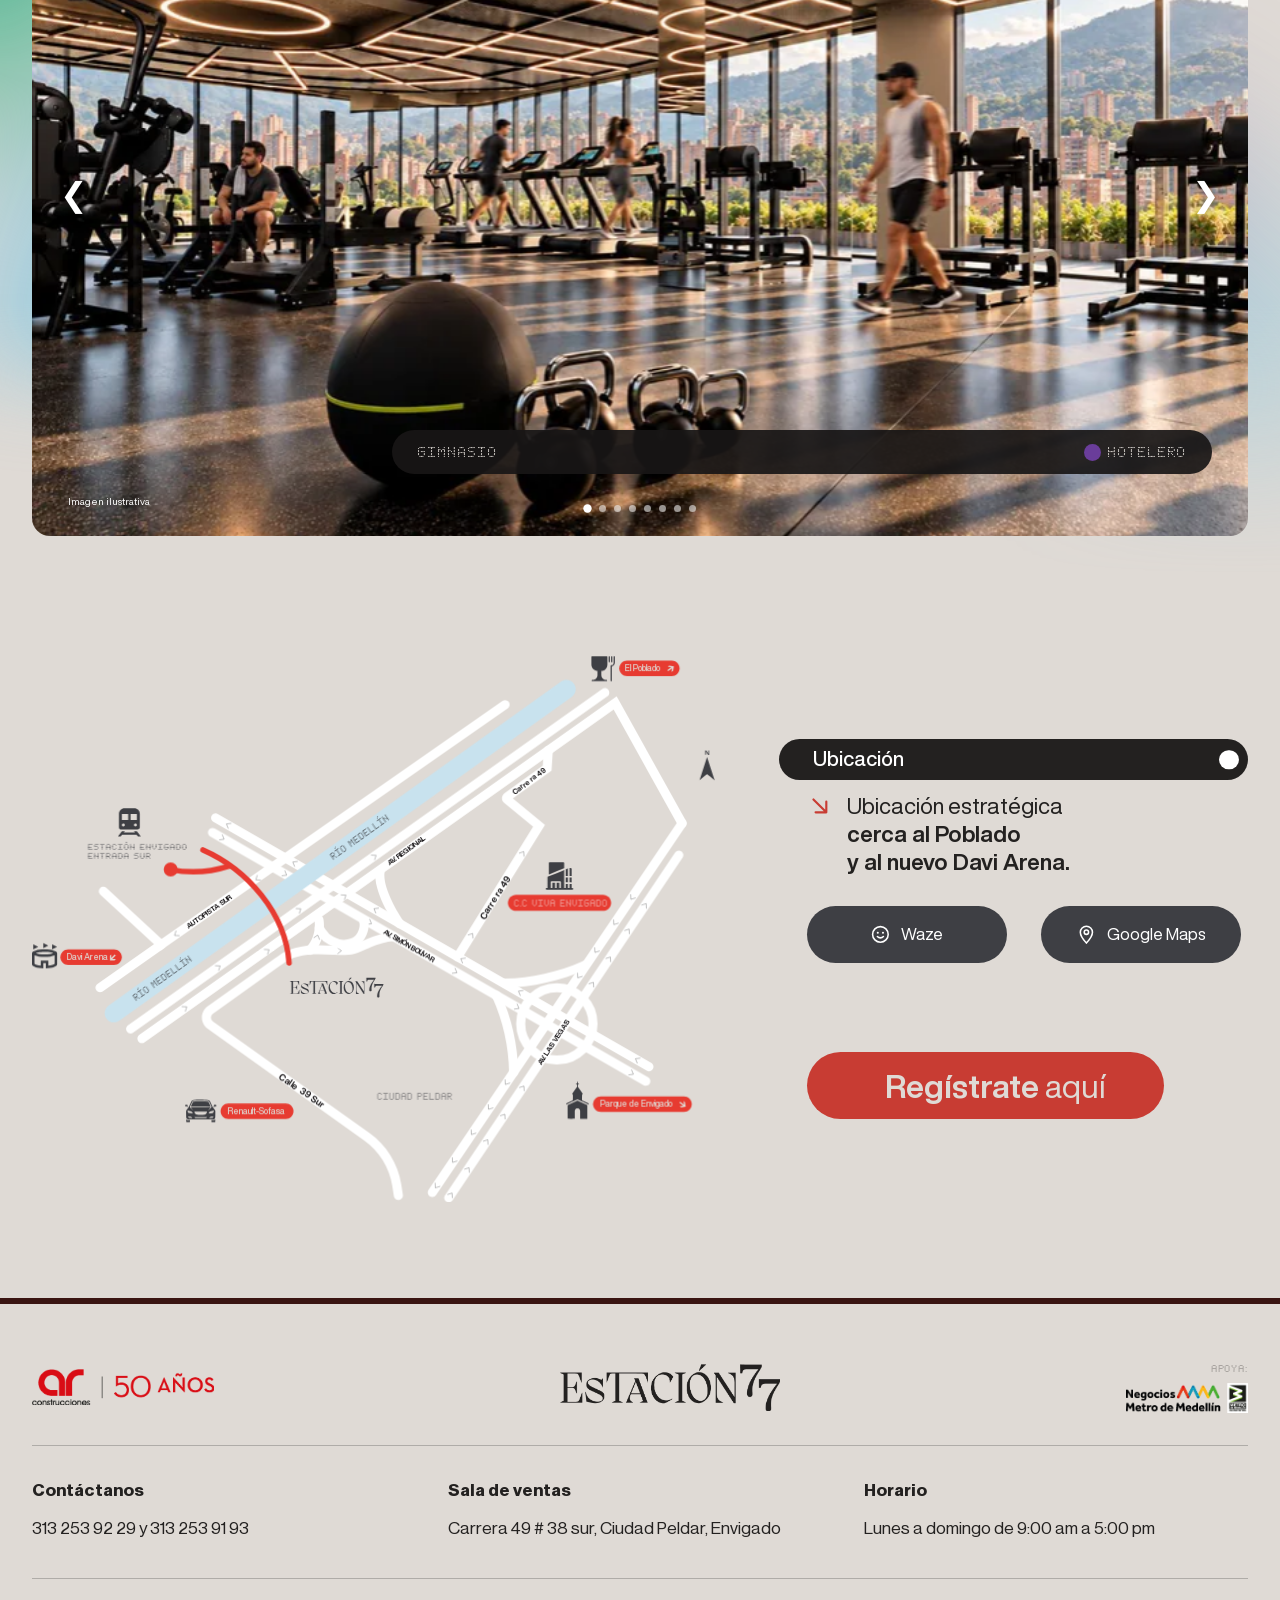
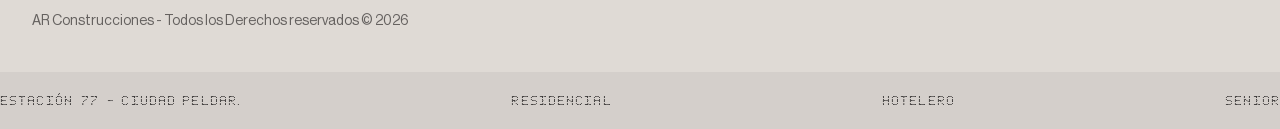
<file: hotelero.html>
<!doctype html>
<html lang="es">
  <head>
    <meta charset="UTF-8" />
    <meta
      name="viewport"
      content="width=device-width, initial-scale=1.0"
    />
    <link
      href="./css/tailwind.min.css"
      rel="stylesheet"
    />
    <link
      href="./css/main.css?v=20261126"
      rel="stylesheet"
    />
    <link
      rel="icon"
      href="/img/ar-construcciones.ico"
    />
    <link
      rel="shortcut icon"
      href="/img/ar-construcciones.ico"
    />
    <link
      rel="apple-touch-icon"
      href="/img/ar-construcciones.ico"
    />
    <title>AR Construcciones | Estación 77</title>
    <meta
      name="description"
      content="Descubre Estación 77: apartamentos de 66.5 a 102 m² en Ciudad Peldar, Envigado, con conexión directa a la estación Envigado del metro ¡y frente al C.C. Viva Envigado!"
    />
    <meta
      name="keywords"
      content="Estación 77, apartamentos en Envigado, apartamentos Ciudad Peldar, vivienda cerca al metro, apartamentos Estación Envigado, AR Construcciones, proyecto de vivienda Envigado, apartamentos sobre planos Envigado"
    />
    <meta
      name="application-name"
      content="Estación 77"
    />
    <meta
      name="author"
      content="AR Construcciones"
    />
    <meta
      name="robots"
      content="index, follow, max-image-preview:large"
    />
    <meta
      name="theme-color"
      content="#dfdad5"
    />
    <link
      rel="canonical"
      href="https://estacion-77.netlify.app/hotelero.html"
    />

    <meta
      property="og:type"
      content="website"
    />
    <meta
      property="og:title"
      content="AR Construcciones | Estación 77"
    />
    <meta
      property="og:description"
      content="Descubre Estación 77: apartamentos de 66.5 a 102 m² en Ciudad Peldar, Envigado, con conexión directa a la estación Envigado del metro ¡y frente al C.C. Viva Envigado!"
    />
    <meta
      property="og:url"
      content="https://estacion-77.netlify.app/hotelero.html"
    />
    <meta
      property="og:site_name"
      content="Estación 77"
    />
    <meta
      property="og:locale"
      content="es_CO"
    />
    <meta
      property="og:image"
      content="https://estacion-77.netlify.app/img/og-estacion-77.jpg"
    />
    <meta
      property="og:image:secure_url"
      content="https://estacion-77.netlify.app/img/og-estacion-77.jpg"
    />
    <meta
      property="og:image:type"
      content="image/jpeg"
    />
    <meta
      property="og:image:width"
      content="1200"
    />
    <meta
      property="og:image:height"
      content="630"
    />
    <meta
      property="og:image:alt"
      content="Fachada del proyecto Estación 77 de AR Construcciones en Ciudad Peldar, Envigado"
    />

    <meta
      name="twitter:card"
      content="summary_large_image"
    />
    <meta
      name="twitter:title"
      content="AR Construcciones | Estación 77"
    />
    <meta
      name="twitter:description"
      content="Descubre Estación 77: apartamentos de 66.5 a 102 m² en Ciudad Peldar, Envigado, con conexión directa a la estación Envigado del metro ¡y frente al C.C. Viva Envigado!"
    />
    <meta
      name="twitter:image"
      content="https://estacion-77.netlify.app/img/og-estacion-77.jpg"
    />
    <meta
      name="twitter:image:alt"
      content="Fachada del proyecto Estación 77 de AR Construcciones en Ciudad Peldar, Envigado"
    />
  </head>
  <body class="theme-hotelero">
    <header class="site-header">
      <div
        class="container site-header__inner mx-auto flex items-center justify-between"
      >
        <a
          class="site-header__home"
          href="index.html"
          aria-label="Ir al inicio - AR Construcciones 50 años"
        >
          <img
            class="site-header__logo site-header__logo--ar"
            src="./img/logo-ar-construcciones-50.png"
            alt="AR Construcciones - 50 años"
          />
        </a>
        <nav
          class="site-header__nav"
          aria-label="Menú principal"
        >
          <a
            class="mode-pill mode-pill--residencial"
            href="residencial.html"
          >
            <span class="mode-pill__dot"></span>
            Residencial
          </a>
          <a
            class="mode-pill mode-pill--hotelero is-active"
            href="hotelero.html"
            aria-current="page"
          >
            <span class="mode-pill__dot"></span>
            Hotelero
          </a>
          <a
            class="mode-pill mode-pill--senior"
            href="senior.html"
          >
            <span class="mode-pill__dot"></span>
            Senior
          </a>
        </nav>
        <img
          class="site-header__logo site-header__logo--metro"
          src="./img/logo-metro-medellin.png"
          alt="Negocios Metro de Medellín"
        />
        <button
          class="site-header__toggle"
          type="button"
          aria-expanded="false"
          aria-controls="menu-movil"
          aria-label="Abrir menú"
          data-menu-toggle
        >
          <span></span>
          <span></span>
          <span></span>
        </button>
      </div>
      <nav
        class="site-header__mobile"
        id="menu-movil"
        aria-label="Proyectos"
        data-menu
        hidden
      >
          <a
            class="mode-pill mode-pill--residencial"
            href="residencial.html"
          >
            <span class="mode-pill__dot"></span>
            Residencial
          </a>
          <a
            class="mode-pill mode-pill--hotelero is-active"
            href="hotelero.html"
            aria-current="page"
          >
            <span class="mode-pill__dot"></span>
            Hotelero
          </a>
          <a
            class="mode-pill mode-pill--senior"
            href="senior.html"
          >
            <span class="mode-pill__dot"></span>
            Senior
          </a>
        </nav>
    </header>
    <main>
      <!-- Hero: Hotelero (colors from body.theme-hotelero) -->
      <section class="res-hero">
        <div class="res-hero__inner container mx-auto px-6 md:px-8">
          <h1 class="res-hero__title">
            <span
              class="res-hero__title-dot"
              aria-hidden="true"
            ></span>
            Hotelero
          </h1>

          <div class="res-hero__tagline">
            <p class="res-hero__claim">
              Medellín pone los visitantes.
              <br />
              Tú eliges dónde invertir.
            </p>
            <p class="res-hero__sub res-hero__sub--text">
              Suite premium de 1 o 2 habitaciones con amenities, espacios de
              bienestar, gastronomía y servicios de hospitalidad, a cargo de un
              operador experto.
            </p>
          </div>

          <!-- Same 3D tilt/parallax as the home hero image (js/hero-window.js) -->
          <figure
            class="res-hero__media"
            data-hero-window
          >
            <img
              data-hero-window-img
              src="./img/gallery/hotelero/estacion-77-hotelero-hero.webp"
              alt="Hotelero – Estación 77"
            />
            <figcaption class="res-hero__caption">
              Imagen ilustrativa
            </figcaption>
          </figure>

          <div class="res-hero__stats">
            <span
              class="res-hero__dot res-hero__dot--1"
              aria-hidden="true"
            ></span>
            <span
              class="res-hero__dot res-hero__dot--2"
              aria-hidden="true"
            ></span>
            <span
              class="res-hero__dot res-hero__dot--3"
              aria-hidden="true"
            ></span>
            <p class="res-hero__stats-label">Apartamentos desde</p>
            <p class="res-hero__stats-range">
              <strong>29.5</strong>
              <span>hasta</span>
              <strong>60.5 m²</strong>
            </p>
            <p class="res-hero__stats-plus">+ Balcón</p>
            <p class="res-hero__stats-note">Áreas construidas</p>
          </div>
        </div>
      </section>
      <section class="intro">
        <div class="container mx-auto relative px-6 md:px-8">
          <div class="intro__bg-indicator">
            <img
              src="./img/direction.png"
              alt=""
            />
          </div>
          <div
            class="grid grid-cols-1 lg:grid-cols-12 items-center gap-x-8 lg:gap-x-12 gap-y-4 intro__row"
          >
            <div class="col-span-1 lg:col-span-7">
              <h3
                class="intro__title"
                data-reveal
              >
                <span class="intro__title-row">
                  <span class="intro__dot intro__dot--1"></span>
                  <span class="intro__dot intro__dot--2"></span>
                  <span class="intro__dot intro__dot--3"></span>
                  Apartamentos con
                  <br />
                  áreas desde
                </span>
                <span class="intro__title-highlight">
                  <strong>29.5</strong>
                  hasta
                  <strong>60.5 m²</strong> <span class=\"intro__title-plus\">+ Balcón</span>
                </span>
              </h3>
              <p
                class="intro__subtitle"
                data-reveal
              >
                *Áreas construidas
              </p>
              <p
                class="intro__description"
                data-reveal
              >
                Estación 77 Hotelero hace parte del único macroproyecto de apartamentos en Colombia con conexión directa a una estación del Metro, una ventaja que impulsa la llegada constante de turistas, viajeros de negocios y visitantes durante todo el año.
              </p>
              <p
                class="intro__description"
                data-reveal
              >
                Su ubicación estratégica en Ciudad Peldar, frente al CC Viva Envigado, cerca al Poblado, al nuevo DAVIarena y a importantes escenarios deportivos, culturales, académicos y de entretenimiento, fortalecen su potencial de ocupación y valorización. Además, su amplia oferta comercial integrada lo convierte en una alternativa diferenciada para quienes buscan una inversión inmobiliaria en Medellín con visión de largo plazo.
              </p>
              <p
                class="intro__description"
                data-reveal
              >
                Si buscas Apartamentos en Envigado para invertir, regístrate y descubre por qué Estación 77 Hotelero puede ser la oportunidad que estabas buscando.
              </p>
            </div>
            <div class="col-span-1 lg:col-span-5">
              <div
                class="intro__content-form"
                id="registro"
                data-reveal
              >
                <form class="intro__form">
                  <h3 class="intro__form-title">CONOCE ESTACIÓN 77</h3>
                  <fieldset class="intro__fieldset">
                    <legend class="intro__form-legend">
                      <strong>Regístrate aquí</strong>
                      para conocer
                      <br />
                      más de este proyecto
                    </legend>

                    <input
                      class="intro__field"
                      type="text"
                      id="nombre"
                      name="nombre"
                      required
                      autocomplete="name"
                      placeholder="Nombre completo*"
                      aria-label="Nombre completo"
                    />

                    <input
                      class="intro__field"
                      type="email"
                      id="email"
                      name="email"
                      required
                      autocomplete="email"
                      placeholder="Correo electrónico*"
                      aria-label="Correo electrónico"
                    />

                    <input
                      class="intro__field"
                      type="tel"
                      id="telefono"
                      name="telefono"
                      required
                      autocomplete="tel"
                      inputmode="tel"
                      pattern="[0-9]{10}"
                      maxlength="10"
                      title="Escribe un número de 10 dígitos, solo números"
                      placeholder="Teléfono / Celular*"
                      aria-label="Teléfono o celular"
                    />

                    <select
                      class="intro__field"
                      id="apartamento"
                      name="apartamento"
                      aria-label="Me interesa un apartamento"
                      required
                    >
                      <option
                        value=""
                        disabled
                        selected
                      >
                        Me interesa un Apartamento:*
                      </option>
                      <option value="Hotelero de 29.5 m2 + Balcon">Hotelero de 29.5 m² + Balcón desde $465.999.000</option>
                      <option value="Hotelero de 42.5 m2 + Balcon">Hotelero de 42.5 m² + Balcón desde $661.999.000</option>
                      <option value="Hotelero de 60.5 m2 + Balcon">Hotelero de 60.5 m² + Balcón desde $894.999.000</option>
                    </select>
                    <select
                      class="intro__field"
                      id="proposito"
                      name="proposito"
                      aria-label="Me interesa comprar para"
                      required
                    >
                      <option
                        value=""
                        disabled
                        selected
                      >
                        Me interesa comprar para:*
                      </option>
                      <option value="Vivienda">Vivienda</option>
                      <option value="Inversion">Inversión</option>
                    </select>
                    <select
                      class="intro__field"
                      id="plazo"
                      name="plazo"
                      aria-label="Estoy pensando en comprar"
                      required
                    >
                      <option
                        value=""
                        disabled
                        selected
                      >
                        Estoy pensando en comprar:*
                      </option>
                      <option value="Dentro de 30 dias">Dentro de 30 días</option>
                      <option value="En 2 a 3 meses">En 2 a 3 meses</option>
                      <option value="En 3 a 6 meses">En 3 a 6 meses</option>
                      <option value="En mas de 6 meses">En más de 6 meses</option>
                    </select>

                    <p class="intro__consent">
                      Al hacer click en el botón “Enviar”, declaras que has
                      leído y aceptas nuestra
                      <a
                        href="https://storeproyectoar.blob.core.windows.net/ar-multimedia-resources-container/CLAUSULA-DE-CONSENTIMIENTO.pdf"
                        target="_blank"
                        rel="noopener"
                      >Clausula de Consentimiento Web</a>
                    </p>

                    <button
                      class="intro__submit"
                      type="submit"
                    >
                      Enviar
                    </button>
                  </fieldset>
                </form>
              </div>
            </div>
          </div>
          <div
            class="grid grid-cols-1 md:grid-cols-12 gap-x-8 gap-y-6 intro__row intro__features"
          >
            <div
              class="col-span-1 md:col-span-4 intro__feature"
              data-reveal
            >
              <img
                src="./img/icono-conexion-directa.png"
                alt="conexión directa estación 77"
              />
              <p class="intro__feature-text">
                Conexión directa
                <br />
                a la estación
                <br />
                Envigado del metro.
              </p>
            </div>

            <div
              class="col-span-1 md:col-span-4 intro__feature"
              data-reveal
            >
              <img
                src="./img/icono-ubicacion.png"
                alt="conexión directa estación 77"
              />
              <p class="intro__feature-text">
                La mejor ubicación en
                <br />
                Ciudad Peldar, sobre la
                <br />
                Av. Regional y frente
                <br />
                al C.C. Viva Envigado.
              </p>
            </div>

            <div
              class="col-span-1 md:col-span-4 intro__feature"
              data-reveal
            >
              <img
                src="./img/icono-comercio.png"
                alt="conexión directa estación 77"
              />
              <p class="intro__feature-text">
                Aproximadamente
                <br />
                5.000 m² de comercio
                <br />
                y gran parque lineal.
              </p>
            </div>
          </div>
        </div>
      </section>
      <!-- Tipos de apartamentos (typology tabs, re-enabled for this page) -->
      <section
        class="tipos"
        id="tipologias"
      >
        <div class="container mx-auto px-6 md:px-8">
          <h3 class="tipos__title">
            <span class="tipos__word tipos__word--dot-tl">Tipos</span>
            <span class="tipos__word tipos__word--dot-br">de</span>
            <br />
            <span class="tipos__word tipos__word--dot-bl">apartamentos</span>
          </h3>
        </div>

        <div
          class="typology-tabs tipos__tabs"
          data-tabs
        >
          <!-- Metro track: a stretch per type; the active one turns light blue -->
          <div class="tipos__track">
            <div
              class="tipos__end tipos__end--left"
              aria-hidden="true"
            >
              <svg
                viewBox="0 0 60 72"
                preserveAspectRatio="none"
              >
                <path d="M-10,25 H4 C32,25 30,43 60,43" />
              </svg>
            </div>
            <div
              class="tipos__stops"
              role="tablist"
              aria-label="Tipos de apartamento"
            >
              <button
                class="tipos__stop is-active"
                data-tab="0"
                type="button"
                role="tab"
              >
                <span class="tipos__label">Tipo 1, 1A y 1B</span>
                <span class="tipos__bar"></span>
              </button>
              <button
                class="tipos__stop"
                data-tab="1"
                type="button"
                role="tab"
              >
                <span class="tipos__label">Tipo 2</span>
                <span class="tipos__bar"></span>
              </button>
              <button
                class="tipos__stop"
                data-tab="2"
                type="button"
                role="tab"
              >
                <span class="tipos__label">Tipo 3</span>
                <span class="tipos__bar"></span>
              </button>
            </div>
            <div
              class="tipos__end tipos__end--right"
              aria-hidden="true"
            >
              <svg
                viewBox="0 0 60 72"
                preserveAspectRatio="none"
              >
                <path d="M0,43 C30,43 28,61 56,61 H70" />
              </svg>
            </div>
          </div>

          <div class="container mx-auto px-6 md:px-8">
            <div class="tipos__stage">
              <button
                class="tipos__arrow tipos__arrow--prev"
                data-tab-prev
                type="button"
                aria-label="Tipo anterior"
              >
                &#10094;
              </button>
              <div class="typology-tabs__panels">
                <div
                  class="typology-tabs__panel is-active"
                  data-panel="0"
                >
                  <div class="typology-detail">
                    <div
                      class="grid grid-cols-1 lg:grid-cols-2 items-center gap-6 lg:gap-4"
                    >
                      <img
                        src="./img/tipologias/hotelero/estacion-77-tipologia-hotelero-piso-apartamento-de-29-5-metros-cuadrados.webp"
                        alt="Planta piso tipo, pisos 8 al 30: ubicación del Tipo 1, 1A y 1B"
                        width="850"
                        height="420"
                        loading="lazy"
                        class="typology-detail__floorplan"
                      />

                      <img
                        src="./img/tipologias/hotelero/estacion-77-tipologia-hotelero-apartamento-de-29-5-metros-cuadrados.webp"
                        alt="Plano suite hotelera Tipo 1, 1A y 1B de 29.5 m² + balcón"
                        width="1150"
                        height="700"
                        loading="lazy"
                        class="typology-detail__floorplan"
                      />
                    </div>

                    <div class="typology-specs">
                      <div class="typology-specs__item">
                        <p class="typology-specs__label">Área construida</p>
                        <p class="typology-specs__value">29.5 m² <span class="typology-specs__extra">+ Balcón</span></p>
                      </div>
                      <div class="typology-specs__item">
                        <p class="typology-specs__label">Área privada</p>
                        <p class="typology-specs__value">26.5 m²</p>
                      </div>
                      <div class="typology-specs__item">
                        <p class="typology-specs__label">Habitaciones</p>
                        <p class="typology-specs__value">1</p>
                      </div>
                      <div class="typology-specs__item">
                        <p class="typology-specs__label">Baños</p>
                        <p class="typology-specs__value">1</p>
                      </div>
                    </div>

                    <!-- 360° tour: hidden, not in the design -->
                    <div
                      class="typology-360"
                      hidden
                    >
                      <iframe
                        class="typology-360__frame"
                        src="https://cgavila.com/recorrido360/AR/estacion77/aptot1/"
                        title="Vista 360° de la habitación principal, Tipología 1"
                        loading="lazy"
                        allow="fullscreen; gyroscope; accelerometer"
                        allowfullscreen
                      ></iframe>
                    </div>
                  </div>
                </div>
                <!-- tab dos -->
                <div
                  class="typology-tabs__panel"
                  data-panel="1"
                >
                  <div class="typology-tabs__panel-inner">
                    <div class="typology-detail">
                      <div
                        class="grid grid-cols-1 lg:grid-cols-2 items-center gap-6 lg:gap-4"
                      >
                        <img
                          src="./img/tipologias/hotelero/estacion-77-tipologia-hotelero-piso-apartamento-de-49-5-metros-cuadrados.webp"
                          alt="Planta piso tipo, pisos 8 al 30: ubicación del Tipo 2"
                          width="850"
                          height="420"
                          loading="lazy"
                          class="typology-detail__floorplan"
                        />

                        <img
                          src="./img/tipologias/hotelero/estacion-77-tipologia-hotelero-apartamento-de-49-5-metros-cuadrados.webp"
                          alt="Plano suite hotelera Tipo 2 de 42.5 m² + balcón"
                          width="1150"
                          height="700"
                          loading="lazy"
                          class="typology-detail__floorplan"
                        />
                      </div>

                      <div class="typology-specs">
                        <div class="typology-specs__item">
                          <p class="typology-specs__label">Área construida</p>
                          <p class="typology-specs__value">42.5 m² <span class="typology-specs__extra">+ Balcón</span></p>
                        </div>
                        <div class="typology-specs__item">
                          <p class="typology-specs__label">Área privada</p>
                          <p class="typology-specs__value">38 m²</p>
                        </div>
                        <div class="typology-specs__item">
                          <p class="typology-specs__label">Habitaciones</p>
                          <p class="typology-specs__value">1</p>
                        </div>
                        <div class="typology-specs__item">
                          <p class="typology-specs__label">Baños</p>
                          <p class="typology-specs__value">2</p>
                        </div>
                      </div>

                      <!-- 360° tour: hidden, not in the design -->
                      <div
                        class="typology-360"
                        hidden
                      >
                        <iframe
                          class="typology-360__frame"
                          src="https://cgavila.com/recorrido360/AR/estacion77/aptot1/"
                          title="Vista 360° de la habitación principal, Tipología 1"
                          loading="lazy"
                          allow="fullscreen; gyroscope; accelerometer"
                          allowfullscreen
                        ></iframe>
                      </div>
                    </div>
                  </div>
                </div>
                <!-- tab 3 -->
                <div
                  class="typology-tabs__panel"
                  data-panel="2"
                >
                  <div class="typology-tabs__panel-inner">
                    <div class="typology-detail">
                      <div
                        class="grid grid-cols-1 lg:grid-cols-2 items-center gap-6 lg:gap-4"
                      >
                        <img
                          src="./img/tipologias/hotelero/estacion-77-tipologia-hotelero-piso-apartamento-de-60-5-metros-cuadrados.webp"
                          alt="Planta piso tipo, pisos 8 al 30: ubicación del Tipo 3"
                          width="850"
                          height="420"
                          loading="lazy"
                          class="typology-detail__floorplan"
                        />

                        <img
                          src="./img/tipologias/hotelero/estacion-77-tipologia-hotelero-apartamento-de-60-5-metros-cuadrados.webp"
                          alt="Plano suite hotelera Tipo 3 de 60.5 m² + balcón"
                          width="1150"
                          height="700"
                          loading="lazy"
                          class="typology-detail__floorplan"
                        />
                      </div>

                      <div class="typology-specs">
                        <div class="typology-specs__item">
                          <p class="typology-specs__label">Área construida</p>
                          <p class="typology-specs__value">60.5 m² <span class="typology-specs__extra">+ Balcón</span></p>
                        </div>
                        <div class="typology-specs__item">
                          <p class="typology-specs__label">Área privada</p>
                          <p class="typology-specs__value">53 m²</p>
                        </div>
                        <div class="typology-specs__item">
                          <p class="typology-specs__label">Habitaciones</p>
                          <p class="typology-specs__value">2</p>
                        </div>
                        <div class="typology-specs__item">
                          <p class="typology-specs__label">Baños</p>
                          <p class="typology-specs__value">2</p>
                        </div>
                      </div>

                      <!-- 360° tour: hidden, not in the design -->
                      <div
                        class="typology-360"
                        hidden
                      >
                        <iframe
                          class="typology-360__frame"
                          src="https://cgavila.com/recorrido360/AR/estacion77/aptot1/"
                          title="Vista 360° de la habitación principal, Tipología 1"
                          loading="lazy"
                          allow="fullscreen; gyroscope; accelerometer"
                          allowfullscreen
                        ></iframe>
                      </div>
                    </div>
                  </div>
                </div>
              </div>
              <button
                class="tipos__arrow tipos__arrow--next"
                data-tab-next
                type="button"
                aria-label="Tipo siguiente"
              >
                &#10095;
              </button>
            </div>
          </div>
        </div>
      </section>

      <section class="typology">
        <!-- Soft metro-colors glow on the left -->
        <div
          class="typology__glow-wrap"
          aria-hidden="true"
        >
          <div
            class="typology__glow"
            data-typology-parallax="0.12"
          ></div>
        </div>
        <!-- Light blue rail: hidden on this page (it would overlap the typology specs above). -->
        <div
          class="typology__line-end"
          hidden
          data-typology-parallax="0.22"
        >
          <svg
            class="typology__line-svg"
            data-rail-svg
            viewBox="0 0 309 697"
            fill="none"
            xmlns="http://www.w3.org/2000/svg"
            aria-hidden="true"
          >
            <path
              class="rail-base"
              d="M25,30 L25,590 C25,628 50,655 88,655 L309,655"
              stroke="#7cc6e2"
              stroke-width="18"
              stroke-linecap="round"
              stroke-linejoin="round"
            />
            <path
              data-rail-train
              class="rail-train"
              d="M25,30 L25,590 C25,628 50,655 88,655 L309,655"
              stroke-width="18"
              stroke-linecap="round"
              stroke-linejoin="round"
            />
            <circle
              cx="25"
              cy="30"
              r="11"
              fill="#232120"
              stroke="#7cc6e2"
              stroke-width="7"
            />
          </svg>
        </div>
        <div
          class="typology__content container mx-auto pt-24 pb-16 md:pb-20 px-6 md:px-8"
        >
          <h3 class="typology__title-section typology__title-section--dots">
            <span
              class="typology__title-dot typology__title-dot--purple"
            ></span>
            <span class="typology__title-dot typology__title-dot--green"></span>
            <span class="typology__title-dot typology__title-dot--blue"></span>
            Zonas comunes donde
            <br />
            el epicentro eres tú
            <br />
            y se adaptan a tu estilo de vida
          </h3>
          <div
            class="typology__slider"
            data-slider
          >
            <div
              class="typology__track"
              data-track
            >
              <div class="typology__slide is-active">
                <img
                  src="./img/gallery/hotelero/estacion-77-hotelero-gimnasio.webp"
                  alt="Gimnasio – Hotelero Estación 77"
                  decoding="async"
                />
                <div class="typology__caption">
                  <h4 class="typology__caption-title">Gimnasio</h4>
                  <ul
                    class="typology__caption-modes"
                    aria-label="Disponible para"
                  >
                    <li>
                      <span
                        class="typology__caption-dot typology__caption-dot--hotelero"
                      ></span>
                      Hotelero
                    </li>
                  </ul>
                </div>
              </div>
              <div class="typology__slide">
                <img
                  src="./img/gallery/hotelero/estacion-77-hotelero-lobby.webp"
                  alt="Lobby – Hotelero Estación 77"
                  loading="lazy"
                  decoding="async"
                />
                <div class="typology__caption">
                  <h4 class="typology__caption-title">Lobby</h4>
                  <ul
                    class="typology__caption-modes"
                    aria-label="Disponible para"
                  >
                    <li>
                      <span
                        class="typology__caption-dot typology__caption-dot--hotelero"
                      ></span>
                      Hotelero
                    </li>
                  </ul>
                </div>
              </div>
              <div class="typology__slide">
                <img
                  src="./img/gallery/hotelero/estacion-77-hotelero-car-lobby.webp"
                  alt="Car lobby – Hotelero Estación 77"
                  loading="lazy"
                  decoding="async"
                />
                <div class="typology__caption">
                  <h4 class="typology__caption-title">Car lobby</h4>
                  <ul
                    class="typology__caption-modes"
                    aria-label="Disponible para"
                  >
                    <li>
                      <span
                        class="typology__caption-dot typology__caption-dot--hotelero"
                      ></span>
                      Hotelero
                    </li>
                  </ul>
                </div>
              </div>
              <div class="typology__slide">
                <img
                  src="./img/gallery/hotelero/estacion-77-hotelero-restaurante-buffet.webp"
                  alt="Restaurante buffet – Hotelero Estación 77"
                  loading="lazy"
                  decoding="async"
                />
                <div class="typology__caption">
                  <h4 class="typology__caption-title">Restaurante buffet</h4>
                  <ul
                    class="typology__caption-modes"
                    aria-label="Disponible para"
                  >
                    <li>
                      <span
                        class="typology__caption-dot typology__caption-dot--hotelero"
                      ></span>
                      Hotelero
                    </li>
                  </ul>
                </div>
              </div>
              <div class="typology__slide">
                <img
                  src="./img/gallery/hotelero/estacion-77-hotelero-lounge.webp"
                  alt="Lounge – Hotelero Estación 77"
                  loading="lazy"
                  decoding="async"
                />
                <div class="typology__caption">
                  <h4 class="typology__caption-title">Lounge</h4>
                  <ul
                    class="typology__caption-modes"
                    aria-label="Disponible para"
                  >
                    <li>
                      <span
                        class="typology__caption-dot typology__caption-dot--hotelero"
                      ></span>
                      Hotelero
                    </li>
                  </ul>
                </div>
              </div>
              <div class="typology__slide">
                <img
                  src="./img/gallery/hotelero/estacion-77-hotelero-lounge-bar.webp"
                  alt="Lounge bar – Hotelero Estación 77"
                  loading="lazy"
                  decoding="async"
                />
                <div class="typology__caption">
                  <h4 class="typology__caption-title">Lounge bar</h4>
                  <ul
                    class="typology__caption-modes"
                    aria-label="Disponible para"
                  >
                    <li>
                      <span
                        class="typology__caption-dot typology__caption-dot--hotelero"
                      ></span>
                      Hotelero
                    </li>
                  </ul>
                </div>
              </div>
              <div class="typology__slide">
                <img
                  src="./img/gallery/hotelero/estacion-77-hotelero-lounge-biblioteca.webp"
                  alt="Lounge biblioteca – Hotelero Estación 77"
                  loading="lazy"
                  decoding="async"
                />
                <div class="typology__caption">
                  <h4 class="typology__caption-title">Lounge biblioteca</h4>
                  <ul
                    class="typology__caption-modes"
                    aria-label="Disponible para"
                  >
                    <li>
                      <span
                        class="typology__caption-dot typology__caption-dot--hotelero"
                      ></span>
                      Hotelero
                    </li>
                  </ul>
                </div>
              </div>
              <div class="typology__slide">
                <img
                  src="./img/gallery/hotelero/estacion-77-hotelero-piscina.webp"
                  alt="Piscina – Hotelero Estación 77"
                  loading="lazy"
                  decoding="async"
                />
                <div class="typology__caption">
                  <h4 class="typology__caption-title">Piscina</h4>
                  <ul
                    class="typology__caption-modes"
                    aria-label="Disponible para"
                  >
                    <li>
                      <span
                        class="typology__caption-dot typology__caption-dot--hotelero"
                      ></span>
                      Hotelero
                    </li>
                  </ul>
                </div>
              </div>
            </div>

            <span class="typology__note">Imagen ilustrativa</span>

            <button
              class="typology__arrow typology__arrow--prev"
              data-prev
              type="button"
              aria-label="Anterior"
            >
              &#10094;
            </button>
            <button
              class="typology__arrow typology__arrow--next"
              data-next
              type="button"
              aria-label="Siguiente"
            >
              &#10095;
            </button>

            <div
              class="typology__dots"
              data-dots
            >
              <button
                class="typology__dot is-active"
                data-dot="0"
                type="button"
                aria-label="Ir a la diapositiva 1"
              ></button>
              <button
                class="typology__dot"
                data-dot="1"
                type="button"
                aria-label="Ir a la diapositiva 2"
              ></button>
              <button
                class="typology__dot"
                data-dot="2"
                type="button"
                aria-label="Ir a la diapositiva 3"
              ></button>
              <button
                class="typology__dot"
                data-dot="3"
                type="button"
                aria-label="Ir a la diapositiva 4"
              ></button>
              <button
                class="typology__dot"
                data-dot="4"
                type="button"
                aria-label="Ir a la diapositiva 5"
              ></button>
              <button
                class="typology__dot"
                data-dot="5"
                type="button"
                aria-label="Ir a la diapositiva 6"
              ></button>
              <button
                class="typology__dot"
                data-dot="6"
                type="button"
                aria-label="Ir a la diapositiva 7"
              ></button>
              <button
                class="typology__dot"
                data-dot="7"
                type="button"
                aria-label="Ir a la diapositiva 8"
              ></button>
            </div>
          </div>
        </div>

        <!-- Three ways of living: replaces the typology tabs section below
             (that section is hidden, not removed). -->
        <!-- Hidden on this page: the typology tabs above replace it. -->
        <div
          class="typology-modes"
          hidden
        >
          <div class="typology-modes__content container mx-auto px-6 md:px-8">
            <h3 class="typology-modes__title">
              Conoce más de las tres formas de vivir en
              <br />
              este
              <strong>macroproyecto de apartamentos</strong>
            </h3>
            <nav
              class="typology-modes__pills"
              aria-label="Formas de vivir"
            >
              <a
                class="mode-pill mode-pill--residencial"
                href="residencial.html"
              >
                <span class="mode-pill__dot"></span>
                Residencial
              </a>
              <a
                class="mode-pill mode-pill--hotelero"
                href="hotelero.html"
              >
                <span class="mode-pill__dot"></span>
                Hotelero
              </a>
              <a
                class="mode-pill mode-pill--senior"
                href="senior.html"
              >
                <span class="mode-pill__dot"></span>
                Senior
              </a>
            </nav>
          </div>

          <!-- Metro lines: purple runs edge to edge, light blue enters from
               the left and green leaves to the right. -->
          <div
            class="typology-modes__lines"
            aria-hidden="true"
          >
            <!-- Each line: a base path + an identical `data-rail-train` path
                 that typology-rail-train.js turns into the moving light. -->
            <!-- Purple: drawn in screen pixels (no viewBox stretching) so the
                 moving light keeps its rounded ends. -->
            <svg
              class="typology-modes__line-purple"
              data-rail-svg
              fill="none"
            >
              <line
                x1="0"
                y1="50%"
                x2="100%"
                y2="50%"
                stroke="#6a3d9a"
              />
              <line
                data-rail-train
                class="rail-train"
                x1="0"
                y1="50%"
                x2="100%"
                y2="50%"
                stroke-linecap="round"
              />
            </svg>
            <svg
              class="typology-modes__line typology-modes__line--blue"
              data-rail-svg
              viewBox="0 0 320 160"
              fill="none"
            >
              <path
                d="M-10,20 H15 C70,20 70,140 125,140 H295"
                stroke="#7cc6e2"
                stroke-width="26"
                stroke-linecap="round"
              />
              <path
                data-rail-train
                class="rail-train"
                d="M-10,20 H15 C70,20 70,140 125,140 H295"
                stroke-width="26"
                stroke-linecap="round"
              />
              <circle
                cx="295"
                cy="140"
                r="5"
                fill="#232120"
              />
            </svg>
            <svg
              class="typology-modes__line typology-modes__line--green"
              data-rail-svg
              viewBox="0 0 320 160"
              fill="none"
            >
              <path
                d="M18,20 H195 C250,20 262,140 320,140 H340"
                stroke="#00a36c"
                stroke-width="26"
                stroke-linecap="round"
              />
              <path
                data-rail-train
                class="rail-train"
                d="M18,20 H195 C250,20 262,140 320,140 H340"
                stroke-width="26"
                stroke-linecap="round"
              />
              <circle
                cx="224"
                cy="32"
                r="5"
                fill="#ffffff"
              />
            </svg>
          </div>
        </div>
      </section>

      <section class="ubicacion">
        <div class="container mx-auto pt-8 md:pt-10 pb-24 px-6 md:px-8">
          <div
            class="grid grid-cols-1 md:grid-cols-12 gap-x-16 gap-y-12 items-center"
          >
            <div class="col-span-1 md:col-span-7">
              <svg
                class="ubicacion__map"
                viewBox="0 0 995.27 796.61"
                xmlns="http://www.w3.org/2000/svg"
                role="img"
                aria-label="Mapa de ubicación Estación 77"
              >
                <style type="text/css">
                  .map-st0 {
                    display: none;
                  }
                  .map-st1 {
                    display: inline;
                  }
                  .map-st2 {
                    fill: #ffffff;
                  }
                  .map-st3 {
                    fill: none;
                    stroke: #ffffff;
                    stroke-width: 13.232;
                    stroke-linecap: round;
                    stroke-miterlimit: 10;
                  }
                  .map-st4 {
                    fill: #c8e2ee;
                  }
                  .map-st5 {
                    fill: none;
                    stroke: #e73b31;
                    stroke-width: 7.9392;
                    stroke-linecap: round;
                    stroke-miterlimit: 10;
                  }
                  .map-st6 {
                    fill: #3e3f44;
                  }
                  .map-st7 {
                    font-family: 'FanfareTicker';
                  }
                  .map-st8 {
                    font-size: 15.4268px;
                  }
                  .map-st9 {
                    fill: #131012;
                  }
                  .map-st10 {
                    font-size: 15.4269px;
                  }
                  .map-st11 {
                    font-size: 14.6995px;
                  }
                  .map-st12 {
                    font-family: 'HelveticaNowDisplay-Bold';
                  }
                  .map-st13 {
                    font-size: 10.8312px;
                  }
                  .map-st14 {
                    fill: #e73b31;
                  }
                  .map-st15 {
                    fill: none;
                    stroke: #232120;
                    stroke-width: 0.4205;
                    stroke-linecap: round;
                    stroke-miterlimit: 10;
                  }
                  .map-st16 {
                    font-size: 10.2374px;
                  }
                  .map-st17 {
                    font-size: 13.195px;
                  }
                  .map-st18 {
                    font-size: 13.1951px;
                  }
                  .map-st19 {
                    fill: #f5f5f5;
                  }
                  .map-st20 {
                    fill: #dfdad5;
                  }
                  .map-st21 {
                    font-family: 'HelveticaNowDisplay-Medium';
                  }
                  .map-st22 {
                    font-size: 12.4721px;
                  }
                </style>
                <g
                  id="Capa_2"
                  class="map-st0"
                >
                  <rect
                    y="-17.22"
                    class="map-st1"
                    width="995.27"
                    height="813.83"
                  />
                </g>
                <g id="Capa_1">
                  <g>
                    <path
                      class="map-st2"
                      d="M894.87,626.64c-1.12,0-2.25-0.28-3.29-0.88L259.84,263.05c-3.17-1.82-4.26-5.86-2.44-9.03
			c1.82-3.17,5.86-4.26,9.03-2.44l631.74,362.72c3.17,1.82,4.26,5.86,2.44,9.03C899.39,625.45,897.16,626.64,894.87,626.64z"
                    />
                    <path
                      class="map-st2"
                      d="M899.47,605.37c-1.12,0-2.25-0.28-3.29-0.88L264.44,241.78c-3.17-1.82-4.26-5.86-2.44-9.03
			c1.82-3.17,5.86-4.26,9.03-2.44l631.74,362.71c3.17,1.82,4.26,5.86,2.44,9.03C904,604.18,901.77,605.37,899.47,605.37z"
                    />
                    <circle
                      class="map-st3"
                      cx="765.23"
                      cy="536.29"
                      r="52.72"
                    />
                    <path
                      class="map-st2"
                      d="M689.95,483.56c-3.6,0-6.55-2.88-6.61-6.5c-0.07-3.65,2.84-6.67,6.5-6.74
			c36.62-0.67,78.44-10.01,111.86-24.98c3.33-1.5,7.25,0,8.74,3.33c1.5,3.33,0,7.25-3.33,8.74
			c-34.97,15.67-78.72,25.44-117.03,26.14C690.03,483.56,689.99,483.56,689.95,483.56z"
                    />
                    <path
                      class="map-st2"
                      d="M583.6,788.72c-1.28,0-2.57-0.37-3.7-1.14c-3.03-2.05-3.82-6.16-1.77-9.19L942.3,240.28
			c2.05-3.03,6.16-3.82,9.19-1.77c3.03,2.05,3.82,6.16,1.77,9.19L589.09,785.81C587.81,787.7,585.73,788.72,583.6,788.72z"
                    />
                    <path
                      class="map-st2"
                      d="M607.59,796.61c-1.27,0-2.55-0.36-3.68-1.12c-3.03-2.04-3.84-6.15-1.81-9.18L937.5,286.57
			c2.04-3.03,6.15-3.84,9.18-1.81c3.03,2.04,3.84,6.15,1.81,9.18L613.09,793.68C611.81,795.58,609.72,796.61,607.59,796.61z"
                    />
                    <path
                      class="map-st3"
                      d="M702.18,606.9c-0.68-37.58-9.64-77.69-25.01-111.99"
                    />
                    <path
                      class="map-st2"
                      d="M160.19,564.41c-2.07,0-4.11-0.97-5.4-2.79c-2.11-2.98-1.41-7.11,1.57-9.22L852.33,58.84l101.24,181.93
			c1.78,3.19,0.63,7.22-2.56,9c-3.19,1.78-7.22,0.63-9-2.56L847.95,78.17L164.01,563.19C162.85,564.01,161.52,564.41,160.19,564.41z
			"
                    />
                    <path
                      class="map-st2"
                      d="M143.75,550.35c-2.07,0-4.11-0.97-5.4-2.79c-2.11-2.98-1.41-7.11,1.57-9.22L831.21,48.1
			c2.98-2.11,7.11-1.41,9.22,1.57s1.41,7.11-1.57,9.22l-691.3,490.23C146.41,549.95,145.07,550.35,143.75,550.35z"
                    />
                    <path
                      class="map-st4"
                      d="M119.5,534.15c-4.23,0-8.39-1.97-11.04-5.67c-4.36-6.09-2.96-14.56,3.13-18.92L771.23,37.33
			c6.09-4.36,14.56-2.96,18.92,3.13c4.36,6.09,2.96,14.56-3.13,18.92L127.39,531.61C124.99,533.32,122.24,534.15,119.5,534.15z"
                    />
                    <path
                      class="map-st2"
                      d="M534.13,793.07c-3.21,0-6.02-2.33-6.53-5.6l-2.38-15.28c-4.12-26.47-19.04-50.51-40.94-65.94L256.13,543.44
			c-5.29-3.77-8.44-9.9-8.44-16.4c0-6.5,3.16-12.62,8.44-16.4l97.67-69.69c3.27-2.34,6.55-4.68,9.82-7.01
			c6.27-4.46,12.34-6.18,18.76-8l1-0.29c18.36-5.23,37.26-4.3,55.54-3.4l3.28,0.16c9.23,0.44,17.49,0.65,25.07-1.3
			c4.99-1.29,9.81-3.53,14.92-5.9c2.01-0.93,4.08-1.9,6.18-2.81c12.2-5.29,25.1-8.66,38.32-10.03c3.64-0.37,6.88,2.27,7.26,5.9
			s-2.27,6.88-5.9,7.26c-11.88,1.22-23.46,4.25-34.42,9c-1.94,0.84-3.84,1.73-5.86,2.67c-5.42,2.52-11.03,5.13-17.2,6.72
			c-9.37,2.41-18.68,2.2-29,1.71l-3.29-0.16c-17.21-0.85-35-1.72-51.27,2.91l-1.01,0.29c-5.98,1.7-10.3,2.92-14.71,6.06
			c-3.27,2.32-6.53,4.66-9.8,6.99l-97.67,69.7c-1.84,1.31-2.9,3.36-2.9,5.63c0,2.26,1.06,4.31,2.9,5.63l228.13,162.79
			c24.79,17.46,41.7,44.7,46.37,74.7l2.38,15.28c0.56,3.61-1.91,6.99-5.52,7.55C534.81,793.04,534.47,793.07,534.13,793.07z"
                    />
                    <path
                      class="map-st5"
                      d="M202.14,311.27c28.08,5.59,57.59,3.81,84.8-5.11"
                    />
                    <path
                      class="map-st2"
                      d="M187.71,429.32l-88.16-81.49c-2.68-2.48-2.85-6.67-0.37-9.35c2.48-2.68,6.67-2.85,9.35-0.37l80.34,74.26
			L685.89,65.41c3-2.09,7.12-1.36,9.21,1.64c2.09,3,1.36,7.12-1.64,9.21L187.71,429.32z"
                    />
                    <path
                      class="map-st2"
                      d="M535.84,396.59c-2.09,0-4.15-0.99-5.43-2.84c-1.4-2.01-34.14-49.46-29.56-80.26c0.54-3.61,3.9-6.11,7.52-5.57
			c3.61,0.54,6.11,3.9,5.57,7.52c-3.16,21.26,18.66,58.28,27.33,70.76c2.09,3,1.35,7.12-1.65,9.21
			C538.46,396.2,537.14,396.59,535.84,396.59z"
                    />
                    <path
                      class="map-st5"
                      d="M249.22,282.66c64.56,28.31,120.8,92.46,125.57,164.82"
                    />
                    <path
                      class="map-st2"
                      d="M620.64,445.28c-1.19,0-2.4-0.32-3.48-1c-3.11-1.93-4.06-6-2.13-9.11L730.57,249l-42.11-34.71
			c-2.21-1.82-3.41-4.5-3.32-7.36c0.1-2.86,1.49-5.45,3.81-7.11l55.69-39.85l1.45-22.78c0.23-3.65,3.4-6.41,7.02-6.18
			c3.65,0.23,6.42,3.38,6.18,7.02l-1.85,29.04l-56.45,40.4l46.92,38.67L626.27,442.16C625.02,444.17,622.86,445.28,620.64,445.28z"
                    />
                    <path
                      class="map-st2"
                      d="M99.2,490.19c-2.08,0-4.13-0.98-5.42-2.81c-2.1-2.99-1.39-7.12,1.6-9.22l89.1-62.72
			c2.99-2.1,7.12-1.39,9.22,1.6c2.1,2.99,1.39,7.12-1.6,9.22L103,488.98C101.84,489.79,100.51,490.19,99.2,490.19z"
                    />
                    <text
                      transform="matrix(1 0 0 1 501.815 646.8848)"
                      class="map-st6 map-st7 map-st8"
                    >
                      Ciudad Peldar
                    </text>
                    <text
                      transform="matrix(0.8129 -0.5824 0.5824 0.8129 151.7071 503.8742)"
                      class="map-st9 map-st7 map-st10"
                    >
                      RÍO MEDELLÍN
                    </text>
                    <text
                      transform="matrix(0.8129 -0.5824 0.5824 0.8129 439.2487 298.1374)"
                      class="map-st9 map-st7 map-st10"
                    >
                      RÍO MEDELLÍN
                    </text>
                    <text transform="matrix(1 0 0 1 81.7125 282.3867)">
                      <tspan
                        x="0"
                        y="0"
                        class="map-st6 map-st7 map-st11"
                      >
                        ESTACIÓN ENVIGADO
                      </tspan>
                      <tspan
                        x="0"
                        y="13.41"
                        class="map-st6 map-st7 map-st11"
                      >
                        entrada Sur
                      </tspan>
                    </text>
                    <g>
                      <text
                        transform="matrix(0.5466 -0.8374 0.8374 0.5466 742.9586 596.9603)"
                        class="map-st9 map-st12 map-st13"
                      >
                        AV. LAS VEGAS
                      </text>
                    </g>
                    <g>
                      <text
                        transform="matrix(0.8108 -0.5853 0.5853 0.8108 521.5999 305.7115)"
                        class="map-st9 map-st12 map-st13"
                      >
                        AV. REGIONAL
                      </text>
                    </g>
                    <g>
                      <text
                        transform="matrix(0.8217 -0.5699 0.5699 0.8217 228.432 397.9853)"
                        class="map-st9 map-st12 map-st13"
                      >
                        AUTOPISTA SUR
                      </text>
                    </g>
                    <g class="map-logo">
                      <g>
                        <path
                          class="map-st6"
                          d="M389.71,486.46v6.07h-13.59v-0.16l2.14-1.02v-16.17l-2.14-1.02V474h13.23v6.07h-0.16l-0.63-1.67
					c-0.48-1.35-0.83-2.27-1.07-2.76c-0.24-0.48-0.52-0.8-0.85-0.93c-0.33-0.14-0.89-0.21-1.67-0.21h-4.39v8.4h2.83
					c0.49,0,0.87-0.08,1.14-0.23c0.27-0.16,0.48-0.38,0.65-0.69c0.16-0.3,0.39-0.83,0.69-1.58l0.36-0.93h0.16v7.36h-0.16l-0.38-0.96
					c-0.27-0.73-0.5-1.25-0.67-1.55c-0.17-0.3-0.39-0.53-0.65-0.69c-0.26-0.16-0.63-0.23-1.13-0.23h-2.83v8.65h4.75
					c0.79,0,1.35-0.07,1.67-0.21c0.33-0.14,0.61-0.44,0.85-0.92c0.24-0.48,0.59-1.4,1.07-2.77l0.63-1.67H389.71z"
                        />
                        <g>
                          <path
                            class="map-st6"
                            d="M399.02,484.34l0.69,0.3c0.82,0.37,1.48,0.7,1.96,0.99c0.48,0.29,0.9,0.68,1.24,1.15
						c0.34,0.48,0.51,1.06,0.51,1.76c0,0.77-0.22,1.48-0.66,2.13c-0.44,0.65-1.09,1.17-1.95,1.56c-0.86,0.39-1.89,0.59-3.1,0.59
						c-0.62,0-1.19-0.05-1.7-0.14c-0.51-0.09-1.1-0.23-1.76-0.41c-0.84-0.22-1.5-0.36-1.98-0.41l-0.66-5.9l0.19-0.03
						c0.6,2.27,1.61,3.84,3.03,4.71c1.42,0.87,2.85,1.3,4.3,1.3c1.13,0,1.95-0.19,2.46-0.58c0.5-0.38,0.75-0.88,0.75-1.48
						c0-0.48-0.16-0.9-0.48-1.26c-0.32-0.37-0.71-0.68-1.17-0.95c-0.46-0.27-1.09-0.58-1.89-0.95l-0.71-0.33l-2.03-0.96
						c-0.86-0.38-1.52-0.71-1.98-0.97c-0.46-0.27-0.87-0.65-1.24-1.17c-0.37-0.51-0.55-1.15-0.55-1.92c0-1.28,0.49-2.27,1.48-2.96
						c0.99-0.7,2.21-1.04,3.68-1.04c0.8,0,1.56,0.11,2.26,0.33c0.7,0.22,1.29,0.51,1.77,0.88l0.96-1.15h0.14v5.76h-0.14
						c-0.66-1.56-1.54-2.77-2.64-3.64c-1.1-0.87-2.36-1.3-3.79-1.3c-0.82,0-1.49,0.16-2,0.48c-0.51,0.32-0.77,0.78-0.77,1.39
						c0,0.48,0.17,0.9,0.51,1.28c0.34,0.38,0.71,0.68,1.13,0.92c0.41,0.24,1.05,0.57,1.91,0.99L399.02,484.34z"
                          />
                        </g>
                        <g>
                          <path
                            class="map-st6"
                            d="M457.84,491.5c-1.15-0.89-2.03-2.06-2.62-3.51c-0.6-1.45-0.89-3.01-0.89-4.68c0-2.18,0.45-3.98,1.36-5.42
						c0.91-1.44,1.94-2.49,3.1-3.16c1.16-0.67,2.1-1,2.81-1c1.57,0,2.94,0.44,4.09,1.33c1.15,0.89,2.03,2.06,2.62,3.51
						c0.59,1.45,0.89,3.02,0.89,4.68c0,2.18-0.45,3.99-1.36,5.42c-0.91,1.44-1.94,2.49-3.1,3.16c-1.16,0.67-2.1,1-2.81,1
						C460.35,492.83,458.99,492.38,457.84,491.5z M465.98,489.9c0.81-1.02,1.22-2.58,1.22-4.68c0-0.26-0.02-0.68-0.06-1.26
						c-0.13-1.63-0.49-3.12-1.07-4.46c-0.59-1.35-1.35-2.41-2.31-3.2c-0.95-0.79-2.01-1.18-3.18-1.18c-1.24,0-2.28,0.51-3.1,1.52
						c-0.82,1.02-1.24,2.59-1.24,4.71c0,0.48,0.01,0.84,0.03,1.1c0.13,1.65,0.48,3.16,1.07,4.53c0.59,1.37,1.36,2.46,2.33,3.25
						c0.97,0.8,2.04,1.19,3.21,1.19C464.13,491.43,465.16,490.92,465.98,489.9z M463.36,468.95h2.8v0.16l-4.28,4.01h-0.19
						L463.36,468.95z"
                          />
                        </g>
                        <path
                          class="map-st6"
                          d="M430.41,480.06h-0.16c0,0,0,0,0,0c0,0-1.12-3.75-1.82-4.67c-0.71-0.92-1.62-0.86-2.67-0.88
					c-2.37-0.04-4.74-0.04-7.1-0.04c-1.47,0-2.95,0-4.42,0h-1.65v16.91l2.2,0.96v0.16h-6.75v-0.16l2.22-0.96v-16.91h-1.65
					c-0.64,0-1.09,0.07-1.35,0.21c-0.26,0.14-0.49,0.45-0.71,0.93c-0.22,0.49-0.59,1.48-1.13,2.98c-0.16,0.49-0.33,0.98-0.49,1.45
					h-0.16V474h25.66V480.06z"
                        />
                        <path
                          class="map-st6"
                          d="M436.19,491.66c-1.21-0.82-2.16-1.95-2.85-3.38c-0.7-1.43-1.04-3.03-1.04-4.8c0-2.29,0.52-4.15,1.56-5.6
					c1.04-1.45,2.2-2.49,3.47-3.13c1.27-0.64,2.23-0.96,2.87-0.96c1.48,0,2.71,0.27,3.69,0.82c0.98,0.55,1.66,1.23,2.05,2.03
					l-1.92,3.46h-0.16c0.02-0.15,0.03-0.35,0.03-0.6c0-1.45-0.46-2.54-1.39-3.29c-0.92-0.75-2.03-1.13-3.31-1.13
					c-0.68,0-1.39,0.16-2.14,0.48c-0.75,0.32-1.42,0.97-2,1.94c-0.59,0.97-0.88,2.33-0.88,4.09c0,1.7,0.3,3.28,0.91,4.74
					c0.6,1.45,1.48,2.63,2.64,3.51c1.15,0.89,2.5,1.33,4.04,1.33c0.7,0,1.29-0.1,1.8-0.29c0.5-0.19,1.1-0.48,1.8-0.86l0.11,0.25
					c-0.92,0.62-1.93,1.22-3.03,1.78c-1.11,0.57-1.83,0.85-2.18,0.85C438.74,492.9,437.4,492.48,436.19,491.66z"
                        />
                        <path
                          class="map-st6"
                          d="M449.21,491.4v-16.28l-2.2-0.96V474h6.75v0.16l-2.2,0.96v16.28l2.2,0.96v0.16h-6.75v-0.16L449.21,491.4z"
                        />
                        <path
                          class="map-st6"
                          d="M479.98,474.08h4.47v18.75h-0.99l-10.43-16.06h-0.14v9.25c0,1.43,0.11,2.52,0.33,3.27
					c0.22,0.75,0.59,1.34,1.11,1.77c0.52,0.43,1.34,0.88,2.46,1.36v0.19h-4.5v-16.88l-1.15-1.48v-0.16h2.94l9.64,14.82v-0.03h0.14
					v-8.15c0-1.41-0.11-2.49-0.33-3.25c-0.22-0.76-0.59-1.37-1.13-1.83c-0.53-0.46-1.34-0.91-2.42-1.37V474.08z"
                        />
                        <g>
                          <path
                            class="map-st6"
                            d="M424.49,477.56l5.54,14.82v0.14h-4.69v-0.14l1.98-0.85l-1.59-4.23h-6.01c-0.42,1.12-0.63,1.95-0.63,2.5
						c0,0.57,0.17,1.05,0.51,1.45c0.34,0.4,0.88,0.78,1.63,1.13v0.14h-4.34v-0.14l5.6-13.2l-0.55-1.48v-0.14H424.49z M425.53,486.82
						l-2.64-6.95h-0.14l-2.8,6.84l-0.05,0.11H425.53z"
                          />
                        </g>
                        <path
                          class="map-st6"
                          d="M493.33,488.94c-0.56,0-0.98-0.19-1.26-0.58c-0.28-0.39-0.42-0.86-0.42-1.42c0-1.18,0.14-2.33,0.43-3.45
					c0.29-1.12,0.67-2.2,1.15-3.25c0.48-1.05,1.02-2.05,1.62-3c0.6-0.95,1.21-1.87,1.83-2.76c0.62-0.89,1.26-1.71,1.92-2.47v-0.18
					h-6.78c-1.12,0-1.9,0.19-2.35,0.55c-0.45,0.37-0.73,1.05-0.85,2.02h-1.17c0.02-1.3,0-2.37-0.01-3.22
					c-0.02-0.81-0.01-1.49-0.01-2.18c0.29,0,0.59,0.02,1.29,0.04c0.7,0.02,1.43,0.03,2.19,0.03h9.84v1.17
					c-0.46,0.96-1.02,1.95-1.69,2.98c-0.67,1.03-1.32,2.13-1.95,3.3c-0.63,1.17-1.15,2.43-1.57,3.79c-0.42,1.36-0.63,2.85-0.63,4.47
					c0,0.48,0.02,0.91,0.06,1.29c0.04,0.38,0.06,0.75,0.06,1.11c0,0.5-0.15,0.92-0.43,1.26
					C494.28,488.77,493.87,488.94,493.33,488.94z"
                        />
                        <path
                          class="map-st6"
                          d="M504.79,497.94c-0.56,0-0.98-0.19-1.26-0.58c-0.28-0.39-0.42-0.86-0.42-1.42c0-1.18,0.14-2.33,0.43-3.45
					c0.29-1.12,0.67-2.2,1.15-3.25c0.48-1.05,1.02-2.05,1.62-3c0.6-0.95,1.21-1.87,1.83-2.76c0.62-0.89,1.26-1.71,1.92-2.47v-0.18
					h-6.78c-1.12,0-1.9,0.19-2.35,0.55c-0.45,0.37-0.73,1.05-0.85,2.02h-1.17c0.02-1.3,0-2.37-0.01-3.22
					c-0.02-0.81-0.01-1.49-0.01-2.18c0.29,0,0.59,0.02,1.29,0.04c0.7,0.02,1.43,0.03,2.19,0.03h9.84v1.17
					c-0.46,0.96-1.02,1.95-1.69,2.98c-0.67,1.03-1.32,2.13-1.95,3.3c-0.63,1.17-1.15,2.43-1.57,3.79c-0.42,1.36-0.63,2.85-0.63,4.47
					c0,0.48,0.02,0.91,0.06,1.29c0.04,0.38,0.06,0.75,0.06,1.11c0,0.5-0.15,0.92-0.43,1.26
					C505.74,497.77,505.33,497.94,504.79,497.94z"
                        />
                      </g>
                    </g>
                    <circle
                      class="map-st14"
                      cx="202.14"
                      cy="311.27"
                      r="10.15"
                    />
                    <polyline
                      class="map-st15"
                      points="605.95,785.03 612.44,782.99 612.76,789.73 		"
                    />
                    <polyline
                      class="map-st15"
                      points="630.68,748.1 637.16,746.05 637.48,752.8 		"
                    />
                    <polyline
                      class="map-st15"
                      points="658.02,707.35 664.5,705.3 664.82,712.04 		"
                    />
                    <polyline
                      class="map-st15"
                      points="682.87,670.2 689.36,668.15 689.67,674.9 		"
                    />
                    <polyline
                      class="map-st15"
                      points="710.72,629.07 717.2,627.02 717.52,633.77 		"
                    />
                    <polyline
                      class="map-st15"
                      points="811.99,477.87 818.48,475.82 818.79,482.57 		"
                    />
                    <polyline
                      class="map-st15"
                      points="836.71,440.94 843.2,438.89 843.51,445.64 		"
                    />
                    <polyline
                      class="map-st15"
                      points="864.05,400.18 870.54,398.13 870.85,404.88 		"
                    />
                    <polyline
                      class="map-st15"
                      points="888.91,363.04 895.39,360.99 895.71,367.73 		"
                    />
                    <polyline
                      class="map-st15"
                      points="879.52,352.75 873.03,354.76 872.74,348.01 		"
                    />
                    <polyline
                      class="map-st15"
                      points="854.62,389.56 848.12,391.57 847.84,384.82 		"
                    />
                    <polyline
                      class="map-st15"
                      points="827.08,430.18 820.58,432.19 820.3,425.44 		"
                    />
                    <polyline
                      class="map-st15"
                      points="802.04,467.2 795.55,469.21 795.26,462.47 		"
                    />
                    <polyline
                      class="map-st15"
                      points="635.85,406.69 642.31,404.55 642.72,411.29 		"
                    />
                    <polyline
                      class="map-st15"
                      points="710.41,287.36 716.87,285.21 717.28,291.95 		"
                    />
                    <polyline
                      class="map-st15"
                      points="696.51,622.65 690.02,624.66 689.73,617.92 		"
                    />
                    <polyline
                      class="map-st15"
                      points="671.98,658.89 665.48,660.91 665.2,654.16 		"
                    />
                    <polyline
                      class="map-st15"
                      points="647.07,695.7 640.58,697.72 640.3,690.97 		"
                    />
                    <polyline
                      class="map-st15"
                      points="619.53,736.32 613.04,738.34 612.76,731.59 		"
                    />
                    <polyline
                      class="map-st15"
                      points="594.5,773.35 588,775.36 587.72,768.61 		"
                    />
                    <polyline
                      class="map-st15"
                      points="882.31,593.47 879.71,587.19 886.4,586.29 		"
                    />
                    <polyline
                      class="map-st15"
                      points="711.76,494.87 709.16,488.58 715.85,487.69 		"
                    />
                    <polyline
                      class="map-st15"
                      points="627.63,447.69 625.04,441.41 631.73,440.51 		"
                    />
                    <polyline
                      class="map-st15"
                      points="501.07,374.76 498.47,368.47 505.16,367.58 		"
                    />
                    <polyline
                      class="map-st15"
                      points="382.73,306.68 380.14,300.4 386.83,299.5 		"
                    />
                    <polyline
                      class="map-st15"
                      points="285.94,251.16 283.34,244.88 290.04,243.98 		"
                    />
                    <polyline
                      class="map-st15"
                      points="277.41,260.85 279.99,267.15 273.29,268.02 		"
                    />
                    <polyline
                      class="map-st15"
                      points="368.64,313.27 371.22,319.56 364.53,320.44 		"
                    />
                    <polyline
                      class="map-st15"
                      points="492.32,384.04 494.9,390.33 488.2,391.21 		"
                    />
                    <polyline
                      class="map-st15"
                      points="616.82,455.42 619.41,461.71 612.71,462.59 		"
                    />
                    <polyline
                      class="map-st15"
                      points="707.33,507.59 709.92,513.88 703.22,514.76 		"
                    />
                    <polyline
                      class="map-st15"
                      points="874.11,603.53 876.69,609.82 869.99,610.7 		"
                    />
                    <g>
                      <text
                        transform="matrix(0.8629 0.5053 -0.5053 0.8629 510.8436 403.6108)"
                        class="map-st9 map-st12 map-st16"
                      >
                        AV. SIMÓN BOLÍVAR
                      </text>
                    </g>
                    <g>
                      <text
                        transform="matrix(0.8241 0.5664 -0.5664 0.8241 358.4993 615.0852)"
                        class="map-st9 map-st12 map-st17"
                      >
                        Calle 39 Sur
                      </text>
                    </g>
                    <g>
                      <text
                        transform="matrix(0.5285 -0.849 0.849 0.5285 659.5678 385.6509)"
                        class="map-st9 map-st12 map-st18"
                      >
                        Carrera 49
                      </text>
                    </g>
                    <polyline
                      class="map-st15"
                      points="445.63,425.64 451.04,429.78 445.7,433.91 		"
                    />
                    <path
                      class="map-st2"
                      d="M405.41,435.4c-1.55,0-3.1-0.54-4.36-1.64c-2.75-2.41-3.02-6.59-0.61-9.34
			c9.18-10.47,13.46-24.94,11.44-38.72c-0.53-3.62,1.97-6.98,5.59-7.51c3.61-0.53,6.98,1.97,7.51,5.59
			c2.58,17.57-2.87,36.02-14.58,49.37C409.08,434.64,407.25,435.4,405.41,435.4z"
                    />
                    <polyline
                      class="map-st15"
                      points="411.1,410.61 416.71,406.76 418.98,413.12 		"
                    />
                    <path
                      class="map-st2"
                      d="M455.47,427.02c-1,0-2.01-0.04-3.02-0.11c-8.8-0.66-17.76-4.14-25.9-10.08
			c-4.17-3.04-12.04-14.04-13.71-17.01c-1.79-3.18-0.67-7.22,2.51-9.01c3.18-1.79,7.22-0.67,9.01,2.51c1.61,2.86,8.16,11.4,10,12.84
			c6.12,4.47,12.72,7.09,19.07,7.56c6.72,0.51,13.34-1.58,17.71-5.57c4.39-4,7.52-13.56,6.19-18.93c-0.87-3.55,1.3-7.13,4.85-8
			c3.55-0.87,7.13,1.3,8,4.85c2.46,10.02-2.17,24.61-10.13,31.87C473.64,423.78,464.81,427.02,455.47,427.02z"
                    />
                    <polyline
                      class="map-st15"
                      points="267.46,451.55 274.25,451.88 272.21,458.32 		"
                    />
                    <polyline
                      class="map-st15"
                      points="385.12,368.22 391.91,368.55 389.86,374.98 		"
                    />
                    <polyline
                      class="map-st15"
                      points="333.08,326.72 326.29,326.39 328.34,319.95 		"
                    />
                    <polyline
                      class="map-st15"
                      points="214.65,407.73 207.86,407.4 209.91,400.97 		"
                    />
                    <polyline
                      class="map-st15"
                      points="494.86,290.25 501.65,290.59 499.61,297.02 		"
                    />
                    <polyline
                      class="map-st15"
                      points="218.83,511.17 225.62,511.51 223.58,517.94 		"
                    />
                    <polyline
                      class="map-st15"
                      points="338.81,427.84 345.6,428.17 343.55,434.61 		"
                    />
                    <polyline
                      class="map-st15"
                      points="450.87,348.33 457.67,348.66 455.62,355.1 		"
                    />
                    <path
                      class="map-st14"
                      d="M832.49,371.6H705.69c-6.51,0-11.79-5.28-11.79-11.79v0c0-6.51,5.28-11.79,11.79-11.79h126.81
			c6.51,0,11.79,5.28,11.79,11.79v0C844.29,366.32,839.01,371.6,832.49,371.6z"
                    />
                    <text
                      transform="matrix(1 0 0 1 702.1783 365.0703)"
                      class="map-st19 map-st7 map-st8"
                    >
                      C.C VIVA ENVIGADO
                    </text>
                    <g>
                      <text
                        transform="matrix(0.8054 -0.5927 0.5927 0.8054 703.7241 202.2008)"
                        class="map-st9 map-st12 map-st13"
                      >
                        Carrera 49
                      </text>
                    </g>
                    <g>
                      <g
                        id="_x33_dZK0g_00000163769132203131565030000010136752274260298904_"
                      >
                        <g>
                          <g>
                            <path
                              class="map-st6"
                              d="M141.95,252.89c-3.91,0-7.83,0-11.74,0c-1.63,0-2.86-0.84-3.29-2.27c-0.1-0.33-0.15-0.7-0.15-1.05
							c-0.01-6.55-0.02-13.09,0-19.64c0.01-4.45,3.58-8.04,8.03-8.07c4.78-0.03,9.56-0.03,14.34,0c4.43,0.03,8.01,3.6,8.03,8.02
							c0.03,6.57,0.01,13.15,0.01,19.72c0,1.93-1.42,3.27-3.44,3.28C149.8,252.9,145.88,252.89,141.95,252.89z M140.23,239.18
							c0-2.99,0-5.94,0-8.9c-3.08,0-6.13,0-9.21,0c0,2.98,0,5.93,0,8.9C134.09,239.18,137.15,239.18,140.23,239.18z M152.91,230.29
							c-3.09,0-6.15,0-9.21,0c0,2.99,0,5.94,0,8.89c3.08,0,6.14,0,9.21,0C152.91,236.21,152.91,233.26,152.91,230.29z
							 M148.62,246.27c0.01,1.21,0.98,2.16,2.18,2.15c1.18-0.01,2.13-0.97,2.14-2.16c0.01-1.2-0.98-2.18-2.17-2.18
							C149.57,244.09,148.61,245.06,148.62,246.27z M135.32,246.25c0-1.2-0.98-2.18-2.17-2.17c-1.18,0.01-2.14,0.97-2.15,2.16
							c-0.01,1.2,0.96,2.18,2.16,2.18C134.36,248.42,135.32,247.46,135.32,246.25z"
                            />
                            <path
                              class="map-st6"
                              d="M135.32,255.34c-0.56,0.74-1.06,1.39-1.6,2.1c5.51,0,10.95,0,16.48,0c-0.53-0.69-1.03-1.35-1.56-2.05
							c0.11-0.02,0.18-0.05,0.26-0.05c1.17,0,2.33-0.01,3.5,0.01c0.15,0,0.34,0.08,0.43,0.19c1.93,2.5,3.84,5.01,5.76,7.52
							c0.02,0.02,0.02,0.05,0.04,0.12c-0.1,0.01-0.19,0.03-0.28,0.03c-1.14,0-2.28,0.01-3.42-0.01c-0.18,0-0.4-0.12-0.52-0.26
							c-0.58-0.72-1.12-1.47-1.7-2.19c-0.12-0.15-0.36-0.29-0.55-0.29c-6.8-0.01-13.61-0.01-20.41,0c-0.19,0-0.43,0.14-0.55,0.28
							c-0.57,0.71-1.12,1.43-1.66,2.17c-0.16,0.21-0.32,0.31-0.6,0.31c-1.21-0.02-2.42-0.01-3.7-0.01c0.11-0.16,0.18-0.27,0.26-0.38
							c1.84-2.41,3.68-4.82,5.52-7.22c0.09-0.11,0.23-0.25,0.35-0.25C132.67,255.33,133.95,255.34,135.32,255.34z"
                            />
                          </g>
                        </g>
                      </g>
                    </g>
                    <g>
                      <g
                        id="kH5Btm_00000181075223021396082760000007711003170284136320_"
                      >
                        <g>
                          <g>
                            <path
                              class="map-st6"
                              d="M787.94,340.65c-12.57,0-25.14,0-37.71,0c-0.11-0.03-0.23-0.06-0.34-0.09c-0.47-0.14-0.81-0.58-0.83-1.07
							c-0.02-0.49,0.27-0.96,0.75-1.12c0.22-0.07,0.46-0.08,0.69-0.09c0.34-0.01,0.69,0,1.06,0c0-0.22,0-0.38,0-0.54
							c0-4.97,0-9.93,0-14.9c0-0.79,0.21-1.11,0.93-1.4c7.14-2.86,14.28-5.72,21.42-8.57c0.64-0.25,1.27-0.51,1.97-0.79
							c0,8.76,0,17.46,0,26.18c0.78,0,1.52,0,2.31,0c0-1.96,0-3.89,0-5.84c1.03,0,2.02,0,3.02,0c0,1.95,0,3.88,0,5.84
							c0.81,0,1.6,0,2.43,0c0-1.96,0-3.9,0-5.84c1.04,0,2.04,0,3.08,0c0,1.96,0,3.9,0,5.86c0.32,0,0.6,0.02,0.87,0
							c0.72-0.06,1.24,0.21,1.51,0.9c0,0.18,0,0.37,0,0.55C788.91,340.25,788.51,340.56,787.94,340.65z M771.13,338.25
							c0-0.15,0-0.28,0-0.4c0-2.75,0-5.5,0-8.25c0-0.95-0.44-1.38-1.39-1.38c-4.04,0-8.08,0-12.12,0c-0.97,0-1.41,0.43-1.41,1.41
							c0,2.74,0,5.47,0,8.21c0,0.14,0.01,0.27,0.02,0.4c0.79,0,1.54,0,2.33,0c0-2.57,0-5.11,0-7.65c1.33,0,2.63,0,3.95,0
							c0,2.57,0,5.1,0,7.65c0.79,0,1.55,0,2.34,0c0-2.57,0-5.11,0-7.66c1.32,0,2.6,0,3.93,0c0,2.56,0,5.11,0,7.67
							C769.59,338.25,770.34,338.25,771.13,338.25z"
                            />
                            <path
                              class="map-st6"
                              d="M753.51,318.52c0-0.19,0-0.33,0-0.48c0-5.32,0-10.64,0-15.95c0-1.03,0.41-1.45,1.44-1.45
							c6.49,0,12.98,0,19.47,0c1.02,0,1.45,0.43,1.45,1.45c0,2.25,0,4.51,0,6.76c0,0.24-0.06,0.36-0.3,0.46
							c-7.27,3.03-14.53,6.07-21.79,9.1C753.72,318.44,753.65,318.47,753.51,318.52z"
                            />
                            <path
                              class="map-st6"
                              d="M783.67,308.97c0.55,0,1.09-0.02,1.62,0.01c0.72,0.04,1.32,0.63,1.41,1.35c0.02,0.14,0.03,0.29,0.03,0.43
							c0,3.15,0,6.31,0,9.46c0,0.12-0.01,0.23-0.02,0.38c-1.01,0-2.01,0-3.04,0C783.67,316.74,783.67,312.88,783.67,308.97z"
                            />
                            <path
                              class="map-st6"
                              d="M781.2,309.94c0,3.57,0,7.1,0,10.65c-1,0-1.98,0-3.01,0c0-0.16,0-0.3,0-0.44c0-2.87,0-5.73-0.01-8.6
							c0-0.31,0.08-0.46,0.38-0.57C779.44,310.66,780.3,310.3,781.2,309.94z"
                            />
                            <path
                              class="map-st6"
                              d="M786.7,323.05c0.01,0.13,0.02,0.24,0.02,0.36c0,2.06-0.01,4.11,0.01,6.17c0,0.32-0.09,0.42-0.42,0.42
							c-0.88-0.02-1.76-0.01-2.66-0.01c0-2.33,0-4.62,0-6.94C784.67,323.05,785.67,323.05,786.7,323.05z"
                            />
                            <path
                              class="map-st6"
                              d="M781.21,323.05c0,2.31,0,4.6,0,6.93c-0.95,0-1.88,0.01-2.82-0.01c-0.07,0-0.18-0.16-0.19-0.26
							c-0.02-0.4-0.01-0.81-0.01-1.21c0-1.67,0-3.33,0-5c0-0.14,0-0.28,0-0.46C779.21,323.05,780.19,323.05,781.21,323.05z"
                            />
                          </g>
                        </g>
                      </g>
                    </g>
                    <g
                      id="i9jV26_00000168829210880232910900000002276777343150935452_"
                    >
                      <g>
                        <g>
                          <path
                            class="map-st6"
                            d="M985.94,137.61v1.76c0,1.23,0.01,2.32,0.04,3.26c-0.23-0.44-0.63-1.11-1.19-2.02l-1.88-2.99h-1.42v6.42
						h1.23v-1.46c0-1.47-0.01-2.55-0.04-3.26c0.29,0.55,0.69,1.22,1.2,2.02l1.87,2.99h1.42v-6.72H985.94z"
                          />
                        </g>
                        <path
                          class="map-st6"
                          d="M984.16,147.37l0.36,1.11l0,0L984.16,147.37C984.16,147.37,984.16,147.37,984.16,147.37L984.16,147.37
					l-0.34,1.11l-10.59,32.68l0,0l0,0c0,0,5.51-4.62,7.98-6.62c1.97-1.6,2.46-2.36,3.16-2.19c0.55,0.15,1.18,0.9,2.76,2.18
					c2.47,2,5.72,4.85,8.14,6.91l0,0l0,0L984.16,147.37z"
                        />
                      </g>
                    </g>
                    <g>
                      <path
                        class="map-st14"
                        d="M932.71,29.41h-65.2c-6.26,0-11.33-5.07-11.33-11.33v0c0-6.26,5.07-11.33,11.33-11.33h65.2
				c6.26,0,11.33,5.07,11.33,11.33v0C944.04,24.34,938.97,29.41,932.71,29.41z"
                      />
                      <g>
                        <g>
                          <g>
                            <g>
                              <g>
                                <g>
                                  <path
                                    class="map-st20"
                                    d="M933.29,18.05l-5.93,4.08l-1.12-1.73l5.88-4.06c-0.57-0.08-1.23-0.18-1.97-0.31l-3.37-0.57l2.15-1.59
										l6.87,1.16l-1.13,6.7l-2.3,1.5l0.55-3.24C933.05,19.27,933.17,18.62,933.29,18.05z"
                                  />
                                </g>
                              </g>
                            </g>
                          </g>
                          <text
                            transform="matrix(1 0 0 1 864.4898 22.3896)"
                            class="map-st20 map-st21 map-st22"
                          >
                            El Poblado
                          </text>
                        </g>
                      </g>
                    </g>
                    <g>
                      <path
                        class="map-st14"
                        d="M119.68,450.4H52.74c-6.26,0-11.33-5.07-11.33-11.33v0c0-6.26,5.07-11.33,11.33-11.33h66.94
				c6.26,0,11.33,5.07,11.33,11.33v0C131,445.33,125.93,450.4,119.68,450.4z"
                      />
                      <g>
                        <g>
                          <g>
                            <g>
                              <g>
                                <g>
                                  <path
                                    class="map-st20"
                                    d="M119.08,441.68l3.28,0.01l-1.86,2.01l-6.8-0.02l0.02-6.97l1.93-1.85l-0.01,3.41
										c0,0.75-0.01,1.41-0.03,1.99l5-5.11l1.51,1.4l-5.02,5.15C117.68,441.68,118.34,441.68,119.08,441.68z"
                                  />
                                </g>
                              </g>
                            </g>
                          </g>
                          <text
                            transform="matrix(1 0 0 1 50.4962 443.3828)"
                            class="map-st20 map-st21 map-st22"
                          >
                            Davi Arena
                          </text>
                        </g>
                      </g>
                    </g>
                    <g>
                      <path
                        class="map-st14"
                        d="M950.49,664.6H829.28c-6.26,0-11.33-5.07-11.33-11.33l0,0c0-6.26,5.07-11.33,11.33-11.33h121.22
				c6.26,0,11.33,5.07,11.33,11.33l0,0C961.82,659.53,956.75,664.6,950.49,664.6z"
                      />
                      <g>
                        <g>
                          <g>
                            <g>
                              <g>
                                <g>
                                  <path
                                    class="map-st20"
                                    d="M949.37,655.74l-5.71-4.37l1.29-1.6l5.68,4.34c-0.1-0.57-0.21-1.23-0.32-1.96l-0.5-3.38l2.18,1.55
										l1.03,6.89l-6.73,1l-2.13-1.72l3.25-0.48C948.14,655.9,948.8,655.81,949.37,655.74z"
                                  />
                                </g>
                              </g>
                            </g>
                          </g>
                        </g>
                      </g>
                      <g>
                        <text
                          transform="matrix(1 0 0 1 827.9962 657.5762)"
                          class="map-st20 map-st21 map-st22"
                        >
                          Parque de Envigado
                        </text>
                      </g>
                    </g>
                    <g>
                      <path
                        class="map-st14"
                        d="M369.95,675.08h-83.7c-6.26,0-11.33-5.07-11.33-11.33v0c0-6.26,5.07-11.33,11.33-11.33h83.7
				c6.26,0,11.33,5.07,11.33,11.33v0C381.28,670.01,376.2,675.08,369.95,675.08z"
                      />
                      <g>
                        <text
                          transform="matrix(1 0 0 1 284.9727 668.0586)"
                          class="map-st20 map-st21 map-st22"
                        >
                          Renault-Sofasa
                        </text>
                      </g>
                    </g>
                    <g
                      id="iyA4PB_00000057133061422349549530000007632701633797962173_"
                    >
                      <g>
                        <path
                          class="map-st6"
                          d="M809.61,654.68c0,6.7,0,13.27,0,19.9c-3.47,0-6.87,0-10.41,0c-0.02-0.41-0.04-0.8-0.04-1.18
					c0-3.25,0-6.51,0-9.76c0-0.85-0.05-1.67-0.53-2.43c-0.94-1.5-2.66-2.22-4.37-1.79c-1.58,0.39-2.79,1.9-2.89,3.61
					c-0.02,0.32-0.01,0.64-0.01,0.96c0,3.09,0,6.19,0,9.28c0,0.4,0,0.79,0,1.17c-0.92,0.25-8.23,0.33-10.24,0.13
					c-0.03-0.03-0.06-0.06-0.08-0.09c-0.03-0.03-0.07-0.06-0.07-0.09c-0.02-6.26-0.04-12.53-0.05-18.79c0-0.28,0.03-0.56,0.05-0.91
					c4.73-2.15,9.47-4.3,14.3-6.5C800.03,650.33,804.81,652.5,809.61,654.68z"
                        />
                        <path
                          class="map-st6"
                          d="M794.67,628.28c0-1.28,0-2.36,0-3.53c-0.58-0.04-1.13-0.07-1.76-0.11c0-0.34,0-0.67,0-1.06
					c0.58-0.05,1.13-0.1,1.77-0.15c0-0.83,0-1.62,0-2.48c0.44,0,0.77,0,1.22,0c0,0.86,0,1.64,0,2.51c0.62,0.04,1.12,0.07,1.69,0.1
					c0.06,0.33,0.12,0.64,0.19,1.05c-0.59,0.05-1.13,0.09-1.8,0.14c-0.17,1.17-0.03,2.36-0.08,3.53c2.48,3.5,4.93,6.97,7.46,10.53
					c-0.46,0.07-0.83,0.13-1.2,0.18c-0.23,0.81-0.3,6.9-0.09,8.68c3.13,1.43,6.29,2.87,9.5,4.33c0,0.58,0,1.12,0,1.83
					c-5.48-2.4-10.82-4.94-16.3-7.35c-5.39,2.44-10.78,4.89-16.29,7.39c0-0.66,0-1.2,0-1.85c3.14-1.43,6.3-2.88,9.42-4.3
					c0.28-1.23,0.31-7.56,0.06-8.71c-0.36-0.06-0.74-0.11-1.25-0.19C789.75,635.22,792.23,631.72,794.67,628.28z"
                        />
                      </g>
                    </g>
                    <g>
                      <path
                        class="map-st6"
                        d="M837.87,0.01c-7.06,0-14.12,0-21.18,0c-0.77,0-1.1,0.34-1.1,1.12c0,3.67,0,7.33,0.01,11
				c0,0.89,0.04,1.78,0.25,2.66c0.83,3.49,3.66,6.18,7.19,6.79c0.45,0.08,0.91,0.11,1.38,0.16c0,0.09,0.01,0.19,0.01,0.29
				c0,2,0,3.99,0,5.99c0,0.31-0.02,0.63-0.07,0.94c-0.39,2.79-2,4.54-4.59,5.46c-0.78,0.28-1.58,0.37-2.39,0.39
				c-0.07,0-0.13,0-0.2,0c-0.05,0-0.1,0-0.15,0.01c-0.05,0-0.1,0-0.15,0c-0.25,0-0.45,0.07-0.61,0.2c-0.3,0.19-0.45,0.5-0.4,0.84
				c0.04,0.27,0.19,0.47,0.43,0.61c0.16,0.11,0.38,0.18,0.64,0.18c0.02,0,0.03,0,0.05,0c0.05,0,0.11,0.01,0.17,0.01
				c6.6,0,13.2,0,19.8-0.01c0.02,0,0.04,0,0.06,0c0.17,0,0.34,0.01,0.51,0c0.02,0,0.05,0,0.07,0c0.11,0,0.21-0.02,0.3-0.05
				c0.38-0.1,0.62-0.41,0.64-0.81c0-0.02,0-0.04,0-0.06c0-0.01,0-0.01,0-0.02c0-0.01,0-0.02,0-0.03c0-0.01,0-0.02,0-0.03
				c0-0.03-0.01-0.07-0.01-0.1c-0.05-0.26-0.2-0.47-0.42-0.6c-0.03-0.02-0.05-0.03-0.08-0.05c0,0-0.01,0-0.01-0.01
				c-0.12-0.06-0.26-0.09-0.41-0.09c-0.01,0-0.02,0-0.04,0c-0.76-0.06-1.53-0.07-2.27-0.24c-3.08-0.69-5.2-3.32-5.23-6.44
				c-0.02-2.05,0-4.11-0.01-6.16c0-0.21,0.07-0.25,0.26-0.27c0.57-0.05,1.15-0.08,1.71-0.21c4.01-0.95,6.85-4.55,6.87-8.7
				c0.01-3.9,0-7.8,0-11.71C838.91,0.37,838.56,0.01,837.87,0.01z"
                      />
                      <path
                        class="map-st6"
                        d="M844.37,8.57c0.14,0.44,0.55,0.68,1.01,0.61c0.44-0.07,0.75-0.42,0.75-0.88c0.01-1.23,0-2.45,0-3.68
				c0-1.22,0-2.43,0-3.65c0-0.56-0.38-0.96-0.89-0.96c-0.52,0-0.91,0.39-0.91,0.94c0,2.43,0,4.87,0,7.3
				C844.33,8.36,844.34,8.47,844.37,8.57z"
                      />
                      <path
                        class="map-st6"
                        d="M842.5,4.64c0-1.25,0.01-2.49,0-3.74c0-0.52-0.4-0.89-0.9-0.89c-0.5,0-0.89,0.38-0.89,0.89
				c-0.01,2.46-0.01,4.93,0,7.39c0,0.57,0.45,0.96,1,0.9c0.47-0.05,0.79-0.42,0.8-0.93C842.51,7.05,842.5,5.84,842.5,4.64
				C842.5,4.64,842.5,4.64,842.5,4.64z"
                      />
                      <path
                        class="map-st6"
                        d="M849.78,2.48c0-0.54,0-1.08-0.02-1.62c-0.01-0.35-0.2-0.62-0.51-0.77c-0.31-0.15-0.63-0.11-0.91,0.09
				c-0.29,0.21-0.38,0.5-0.38,0.84c0.01,2.92,0,5.84,0.01,8.76c0,1.99-1.35,3.36-3.33,3.34c-0.72,0-1.11,0.38-1.11,1.11
				c0,3.58,0,7.16,0,10.73c0,0,0,0,0.01,0c0,3.59,0,7.18,0,10.76c0,0.12,0.01,0.24,0.03,0.35c0.09,0.49,0.52,0.79,1.01,0.73
				c0.5-0.07,0.79-0.45,0.79-1.07c0-6.85,0-13.7-0.01-20.55c0-0.21,0.07-0.25,0.26-0.29c0.34-0.06,0.69-0.14,1.01-0.27
				c1.96-0.77,3.16-2.67,3.15-4.93C849.77,7.3,849.78,4.89,849.78,2.48z"
                      />
                    </g>
                    <g>
                      <g>
                        <path
                          class="map-st6"
                          d="M264.17,675.67l-36.34,0c-1.65,0-2.99-1.29-3.03-2.92l-0.17-8.7c-0.02-0.96,0.27-1.77,0.85-2.51l2.8-3.56
					c0.41-0.53,0.65-1.12,0.92-1.73l2.86-6.39c0.63-1.41,1.8-2.34,3.34-2.55c4.95-0.68,11.24-0.65,16.3-0.43
					c1.61,0.07,3.11,0.24,4.68,0.4c1.66,0.18,2.91,1.15,3.58,2.66l2.85,6.39c0.29,0.65,0.57,1.26,1.01,1.82l2.77,3.52
					c0.49,0.63,0.77,1.39,0.76,2.21l-0.15,8.76C267.19,674.28,265.9,675.67,264.17,675.67z M260.42,657.81l-3.68,4.86l4.82-4.51
					c0.3-0.44,0.38-0.9,0.15-1.38l-3.05-6.37c-0.49-1.03-1.34-1.65-2.48-1.8c-5.17-0.68-11.53-0.67-16.77-0.35
					c-1.27,0.08-2.45,0.19-3.7,0.38c-0.92,0.14-1.8,0.66-2.21,1.52l-3.2,6.66c-0.26,0.55-0.08,1.13,0.35,1.53l4.49,4.16l-3.55-4.69
					C241.3,657.48,250.77,657.48,260.42,657.81z M263.13,666.23c0.8-0.17,1.35-0.58,1.64-1.31c0.35-0.9,0.63-2.24,0.05-2.12
					l-3.13,0.66c-1.86,0.39-3.89,1.4-4.15,3.44C259.44,666.99,261.26,666.64,263.13,666.23z M234.45,666.89
					c-0.21-1.98-2.3-3.04-4.09-3.42l-3.12-0.66c-0.13-0.03-0.28,0.07-0.35,0.16c-0.13,0.18,0.06,2.77,1.64,3.18
					C230.35,666.63,232.53,667.01,234.45,666.89z M251.52,668.66c0.85-0.1,1.54-0.43,2.09-1.03c0.65-0.7,1.16-1.49,1.53-2.38
					c0.12-0.28-0.02-0.6-0.16-0.77c-0.18-0.22-0.39-0.31-0.72-0.31l-16.56,0c-0.38,0-0.63,0.21-0.77,0.44
					c-0.18,0.3-0.11,0.61,0.04,0.91c0.37,0.77,0.82,1.47,1.4,2.08c0.63,0.66,1.36,0.98,2.26,1.08c2,0.23,3.96,0.26,5.99,0.24
					C248.27,668.91,249.84,668.87,251.52,668.66z M233.68,673.57c-0.56-1.08-1.54-1.88-2.75-1.99l-3.11-0.27
					c-0.16-0.01-0.29,0.17-0.29,0.29c0.02,1.01,0.75,1.66,1.74,1.71L233.68,673.57z M263.82,672.96c0.71-0.63,0.88-1.69,0.32-1.64
					l-2.94,0.26c-1.23,0.19-2.34,0.86-2.88,2.01l4.15-0.23C262.94,673.33,263.39,673.2,263.82,672.96z M253.16,673.81
					c0.98,0,1.73-0.54,2.08-1.45l-18.46,0c0.3,0.78,0.99,1.43,1.86,1.43L253.16,673.81z"
                        />
                        <path
                          class="map-st6"
                          d="M260.53,656.77c-9.68-0.35-19.23-0.32-29.04-0.01l2.89-6.06c0.25-0.53,0.75-0.85,1.29-1.01l2.75-0.32
					c3.26-0.26,6.45-0.31,9.74-0.26c2.64,0.04,5.19,0.18,7.79,0.51c0.75,0.07,1.34,0.46,1.72,1.11L260.53,656.77z"
                        />
                        <g>
                          <path
                            class="map-st6"
                            d="M230.38,678.56c0,0.5-0.38,0.88-0.86,0.88l-3.9,0c-0.52-0.05-0.83-0.44-0.83-0.94l0-3.17
						c0.82,0.85,1.84,1.38,3.03,1.38l2.56,0.01L230.38,678.56z"
                          />
                          <path
                            class="map-st6"
                            d="M262.49,679.44c-0.49,0-0.84-0.37-0.85-0.81l-0.01-1.91l2.6-0.01c1.16-0.01,2.17-0.51,2.98-1.38l0.01,3.26
						c0,0.48-0.39,0.82-0.86,0.85L262.49,679.44z"
                          />
                        </g>
                      </g>
                      <path
                        class="map-st6"
                        d="M264.5,657.22c-0.15-0.14-0.24-0.28-0.3-0.5c1.37-0.45,0.85-1.66,1.06-2.06c0.06-0.12,0.23-0.23,0.42-0.23
				l2.3,0c0.54,0,0.94,0.42,0.99,0.9c0.05,0.51-0.28,0.96-0.81,1.08L264.5,657.22z"
                      />
                      <path
                        class="map-st6"
                        d="M227.81,656.74l-0.27,0.49l-3.85-0.88c-0.48-0.11-0.71-0.66-0.63-1.09c0.08-0.46,0.49-0.83,1.02-0.82
				l2.37,0.02C227.21,654.46,226.22,656.24,227.81,656.74z"
                      />
                    </g>
                    <path
                      class="map-st6"
                      d="M1.83,427.68v-7.33l7.33,3.67L1.83,427.68z M29.32,427.68v-7.33l7.33,3.67L29.32,427.68z M16.49,425.85v-7.33
			l7.33,3.67L16.49,425.85z M16.49,455.17c-2.32-0.06-4.48-0.25-6.48-0.57c-2-0.32-3.74-0.73-5.22-1.21
			c-1.48-0.49-2.65-1.05-3.51-1.7S0,450.38,0,449.67v-16.49c0-0.76,0.48-1.47,1.44-2.13c0.96-0.66,2.27-1.24,3.92-1.74
			c1.65-0.5,3.59-0.9,5.82-1.19s4.61-0.44,7.15-0.44s4.92,0.15,7.15,0.44s4.17,0.69,5.82,1.19c1.65,0.5,2.96,1.08,3.92,1.74
			c0.96,0.66,1.44,1.37,1.44,2.13v16.49c0,0.7-0.43,1.37-1.28,2.02s-2.02,1.21-3.51,1.7c-1.48,0.49-3.22,0.89-5.22,1.21
			c-2,0.32-4.16,0.51-6.48,0.57v-7.33h-3.67V455.17z M18.33,435.01c2.96,0,5.52-0.18,7.67-0.53c2.15-0.35,3.87-0.76,5.15-1.21
			c0-0.15-1.16-0.51-3.48-1.08c-2.32-0.57-5.44-0.85-9.35-0.85s-7.03,0.28-9.35,0.85c-2.32,0.57-3.48,0.92-3.48,1.08
			c1.28,0.46,3,0.86,5.15,1.21C12.81,434.84,15.36,435.01,18.33,435.01z M12.83,451.23v-7.06h11v7.06c2.44-0.24,4.44-0.6,6-1.08
			c1.56-0.47,2.61-0.89,3.16-1.26v-12.42c-1.68,0.67-3.79,1.21-6.32,1.6c-2.54,0.4-5.31,0.6-8.34,0.6s-5.8-0.2-8.34-0.6
			c-2.54-0.4-4.64-0.93-6.32-1.6v12.42c0.55,0.37,1.6,0.79,3.16,1.26S10.39,450.99,12.83,451.23z"
                    />
                  </g>
                </g>
              </svg>
            </div>

            <div class="col-span-1 md:col-span-5">
              <div class="ubicacion__badge">
                Ubicación
                <span class="ubicacion__badge-dot"></span>
              </div>

              <p class="ubicacion__text">
                <svg
                  class="ubicacion__arrow"
                  viewBox="0 0 24 24"
                  fill="none"
                  xmlns="http://www.w3.org/2000/svg"
                >
                  <path
                    d="M6 6l12 12M18 8v10H8"
                    stroke="currentColor"
                    stroke-width="2"
                    stroke-linecap="round"
                    stroke-linejoin="round"
                  />
                </svg>
                <span>
                  Ubicación estratégica
                  <br />
                  <strong>
                    cerca al Poblado
                    <br />
                    y al nuevo Davi Arena.
                  </strong>
                </span>
              </p>

              <div class="ubicacion__links">
                <a
                  class="ubicacion__link"
                  href="https://ul.waze.com/ul?place=ChIJBXj1fciDRo4Rqu2W7JPg4T8&amp;ll=6.17395760%2C-75.59655430&amp;navigate=yes&amp;utm_campaign=live_map&amp;utm_source=waze_website&amp;utm_medium=lm_share_location"
                  target="_blank"
                  rel="noopener noreferrer"
                >
                  <svg
                    viewBox="0 0 24 24"
                    fill="none"
                    xmlns="http://www.w3.org/2000/svg"
                  >
                    <circle
                      cx="12"
                      cy="12"
                      r="9"
                      stroke="currentColor"
                      stroke-width="1.8"
                    />
                    <circle
                      cx="9"
                      cy="10"
                      r="1.2"
                      fill="currentColor"
                    />
                    <circle
                      cx="15"
                      cy="10"
                      r="1.2"
                      fill="currentColor"
                    />
                    <path
                      d="M8.5 14.5c1 1 2.2 1.5 3.5 1.5s2.5-.5 3.5-1.5"
                      stroke="currentColor"
                      stroke-width="1.8"
                      stroke-linecap="round"
                    />
                  </svg>
                  Waze
                </a>
                <a
                  class="ubicacion__link"
                  href="https://www.google.com/maps/search/?api=1&query=Estaci%C3%B3n%2077%20Ciudad%20Peldar%20Envigado"
                  target="_blank"
                  rel="noopener noreferrer"
                >
                  <svg
                    viewBox="0 0 24 24"
                    fill="none"
                    xmlns="http://www.w3.org/2000/svg"
                  >
                    <path
                      d="M12 22s7-7.58 7-12.5A7 7 0 0 0 5 9.5C5 14.42 12 22 12 22Z"
                      stroke="currentColor"
                      stroke-width="1.8"
                      stroke-linejoin="round"
                    />
                    <circle
                      cx="12"
                      cy="9.5"
                      r="2.5"
                      stroke="currentColor"
                      stroke-width="1.8"
                    />
                  </svg>
                  Google Maps
                </a>
              </div>

              <a
                class="ubicacion__cta"
                href="#registro"
              >
                <strong>Regístrate</strong>
                aquí
              </a>
            </div>
          </div>
        </div>
      </section>
    </main>
    <footer class="site-footer">
      <div class="container mx-auto px-6 md:px-8">
        <div class="site-footer__brands">
          <img
            class="site-footer__ar-logo"
            src="./img/logo-ar-construcciones-50.png"
            alt="AR Construcciones - 50 años"
          />

          <div class="site-footer__estacion-logo">
            <img
              src="./img/logo-estacion-77.png"
              alt="Estación 77"
            />
          </div>

          <div class="site-footer__apoya">
            <span class="site-footer__apoya-label">Apoya:</span>
            <img
              src="./img/logo-metro-medellin.png"
              alt="Negocios Metro de Medellín"
            />
          </div>
        </div>

        <hr class="site-footer__divider" />

        <div
          class="site-footer__info grid grid-cols-1 md:grid-cols-3 gap-x-8 gap-y-6"
        >
          <div>
            <h4 class="site-footer__heading">Contáctanos</h4>
            <p class="site-footer__text">313 253 92 29 y 313 253 91 93</p>
          </div>
          <div>
            <h4 class="site-footer__heading">Sala de ventas</h4>
            <p class="site-footer__text">Carrera 49 # 38 sur, Ciudad Peldar, Envigado</p>
          </div>
          <div>
            <h4 class="site-footer__heading">Horario</h4>
            <p class="site-footer__text">Lunes a domingo de 9:00 am a 5:00 pm</p>
          </div>
        </div>

        <hr class="site-footer__divider" />

        <p class="site-footer__copy">
          AR Construcciones - Todos los Derechos reservados © 2026
        </p>
      </div>

      <div class="site-footer__tags">
        <div class="site-footer__tags-inner container mx-auto px-6 md:px-8">
          <span class="site-footer__tag">
            ESTACIÓN
            <em>77</em>
            - CIUDAD PELDAR.
          </span>
          <span class="site-footer__tag">Residencial</span>
          <span class="site-footer__tag">Hotelero</span>
          <span class="site-footer__tag">Senior</span>
        </div>
      </div>
    </footer>
    <a
      class="whatsapp-float"
      href="https://wa.me/573132539229?text=Hola%2C%20estoy%20viendo%20la%20*Landing%20Page*%20de%20Estaci%C3%B3n%2077%20y%20me%20gustar%C3%ADa%20hablar%20con%20un%20asesor."
      target="_blank"
      rel="noopener"
      aria-label="Contáctanos por WhatsApp"
    >
      <span class="whatsapp-float__inner">
        <svg
          class="whatsapp-float__icon"
          viewBox="0 0 32 32"
          aria-hidden="true"
        >
          <path
            fill="#fff"
            d="M16 3a13 13 0 0 0-11.2 19.6L3 29l6.6-1.7A13 13 0 1 0 16 3z"
          />
          <path
            fill="#3a3a3a"
            transform="translate(8.6 8.6) scale(0.6)"
            d="M6.62 10.79c1.44 2.83 3.76 5.14 6.59 6.59l2.2-2.2c.27-.27.67-.36 1.02-.24 1.12.37 2.33.57 3.57.57.55 0 1 .45 1 1V20c0 .55-.45 1-1 1-9.39 0-17-7.61-17-17 0-.55.45-1 1-1h3.5c.55 0 1 .45 1 1 0 1.25.2 2.45.57 3.57.11.35.03.74-.25 1.02l-2.2 2.2z"
          />
        </svg>
      </span>
    </a>

    <script src="./js/mobile-menu.js?v=20261126"></script>

    <script src="./js/hero-window.js?v=20260922"></script>
    <script src="./js/hero-parallax.js?v=20260922"></script>
    <script src="./js/hero-split-flap.js?v=20260922"></script>
    <script src="./js/intro-animations.js?v=20260922"></script>
    <script src="./js/typology-parallax.js?v=20260922"></script>
    <script src="./js/typology-rail-train.js?v=20260922"></script>
    <script src="./js/map-animation.js?v=20260922"></script>
    <script src="./js/typology-slider.js?v=20260922"></script>
    <script src="./js/typology-tabs.js?v=20260922"></script>
    <script src="./js/floorplan-zoom.js?v=20260922"></script>
    <script src="./js/smooth-anchors.js?v=20260922"></script>
    <script src="./js/lead-form.js?v=20261125"></script>
  </body>
</html>
</file>
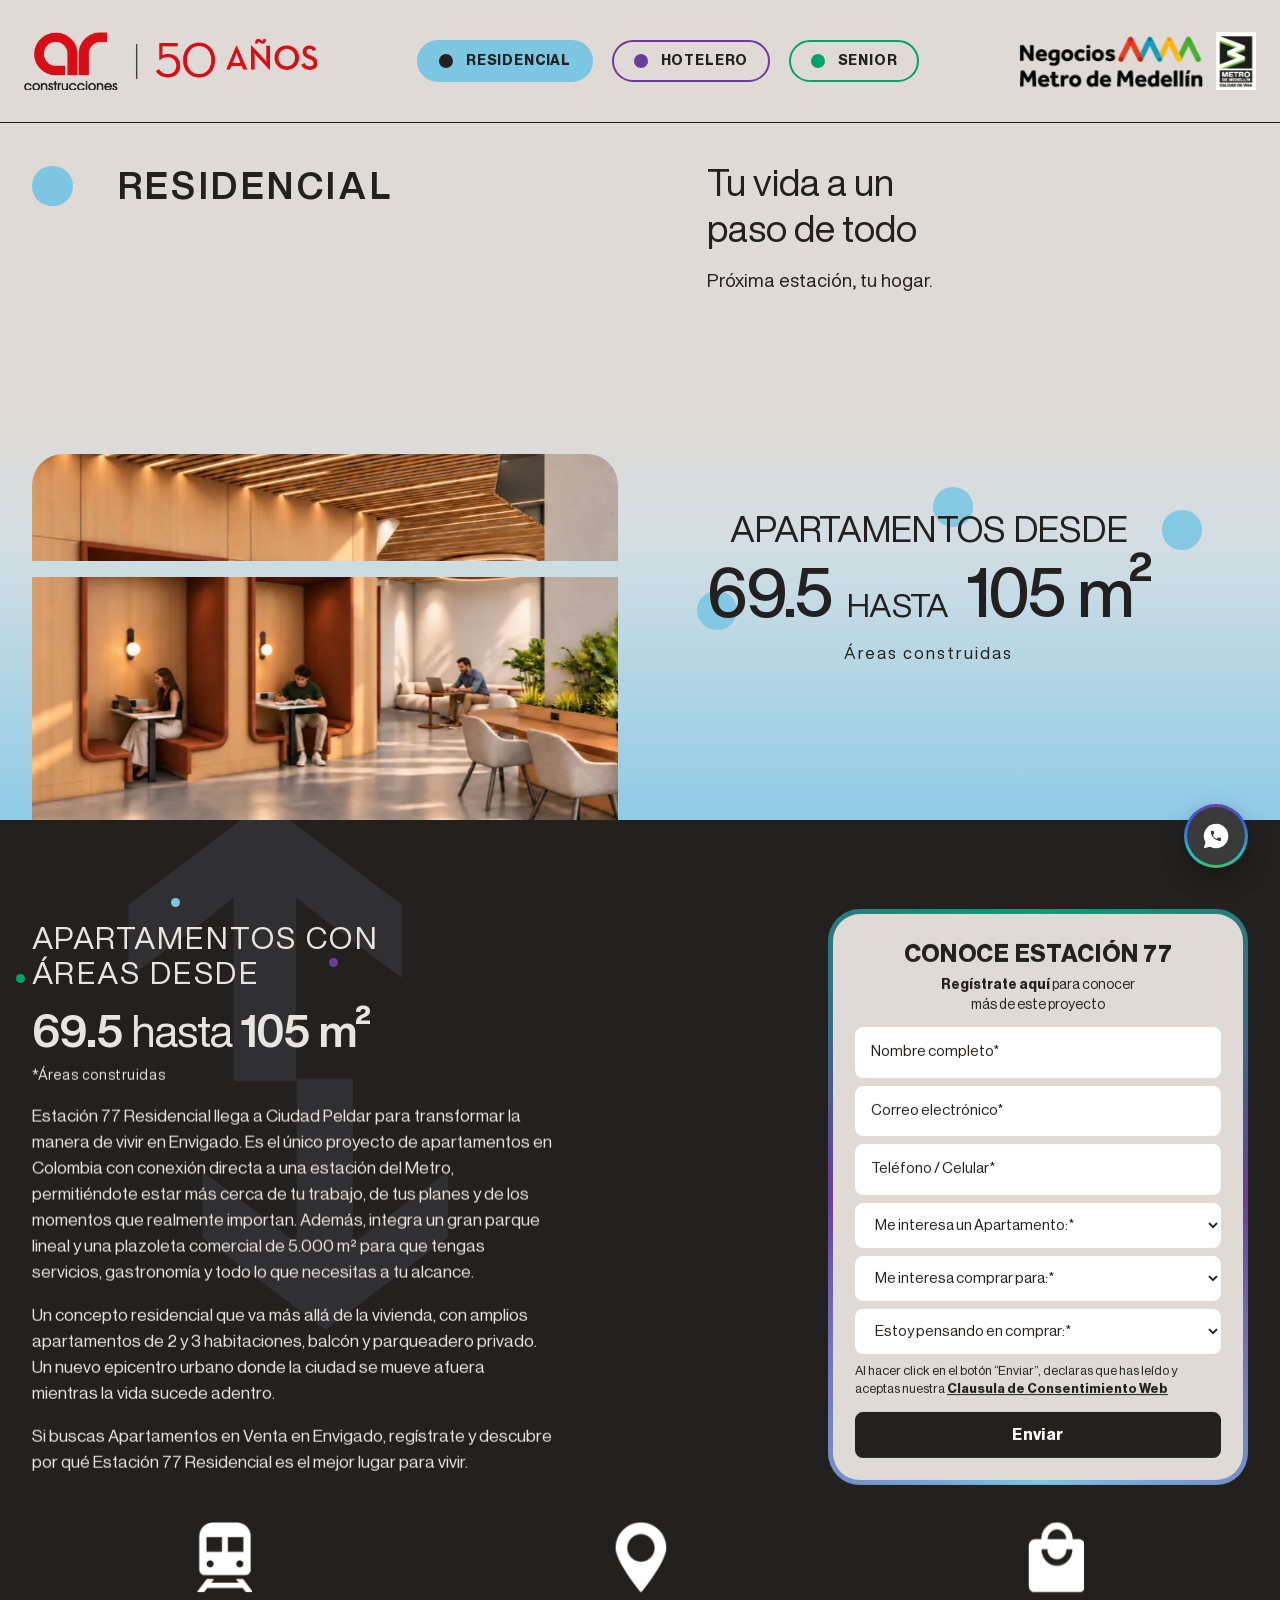
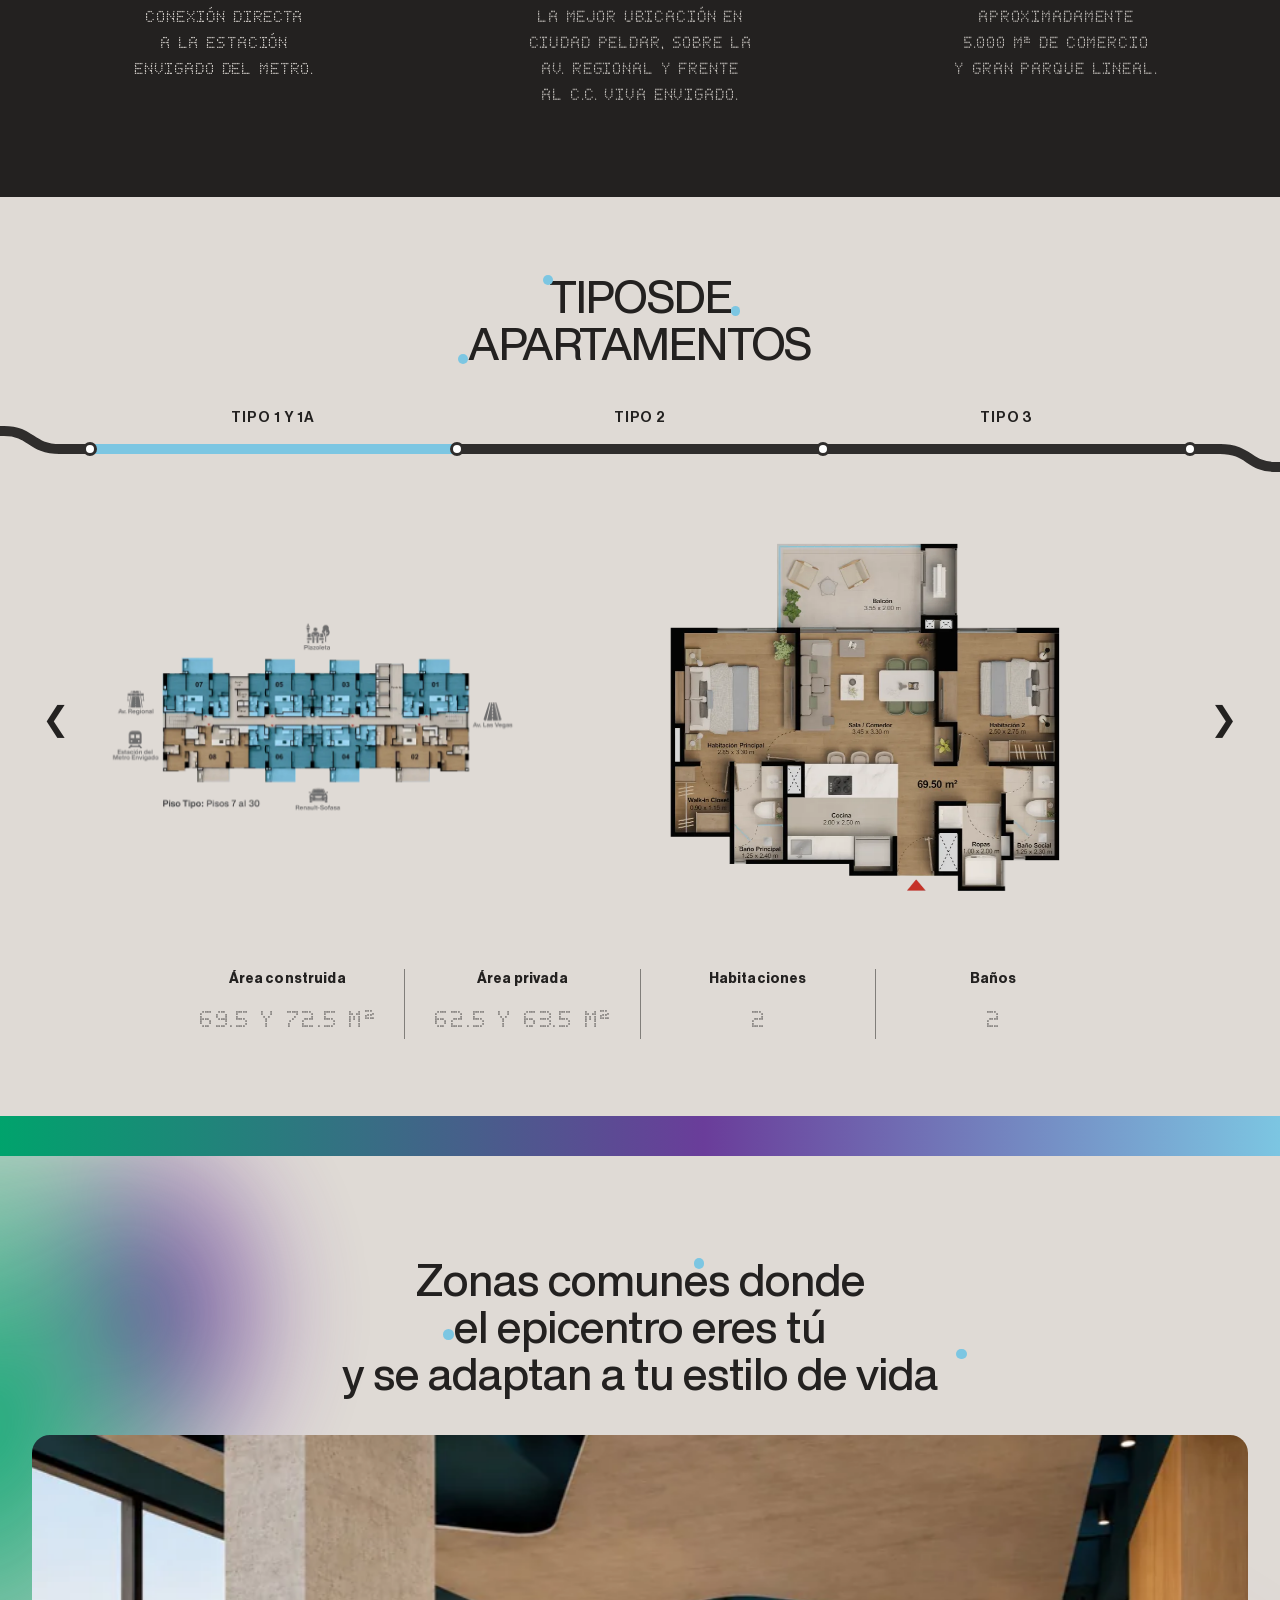
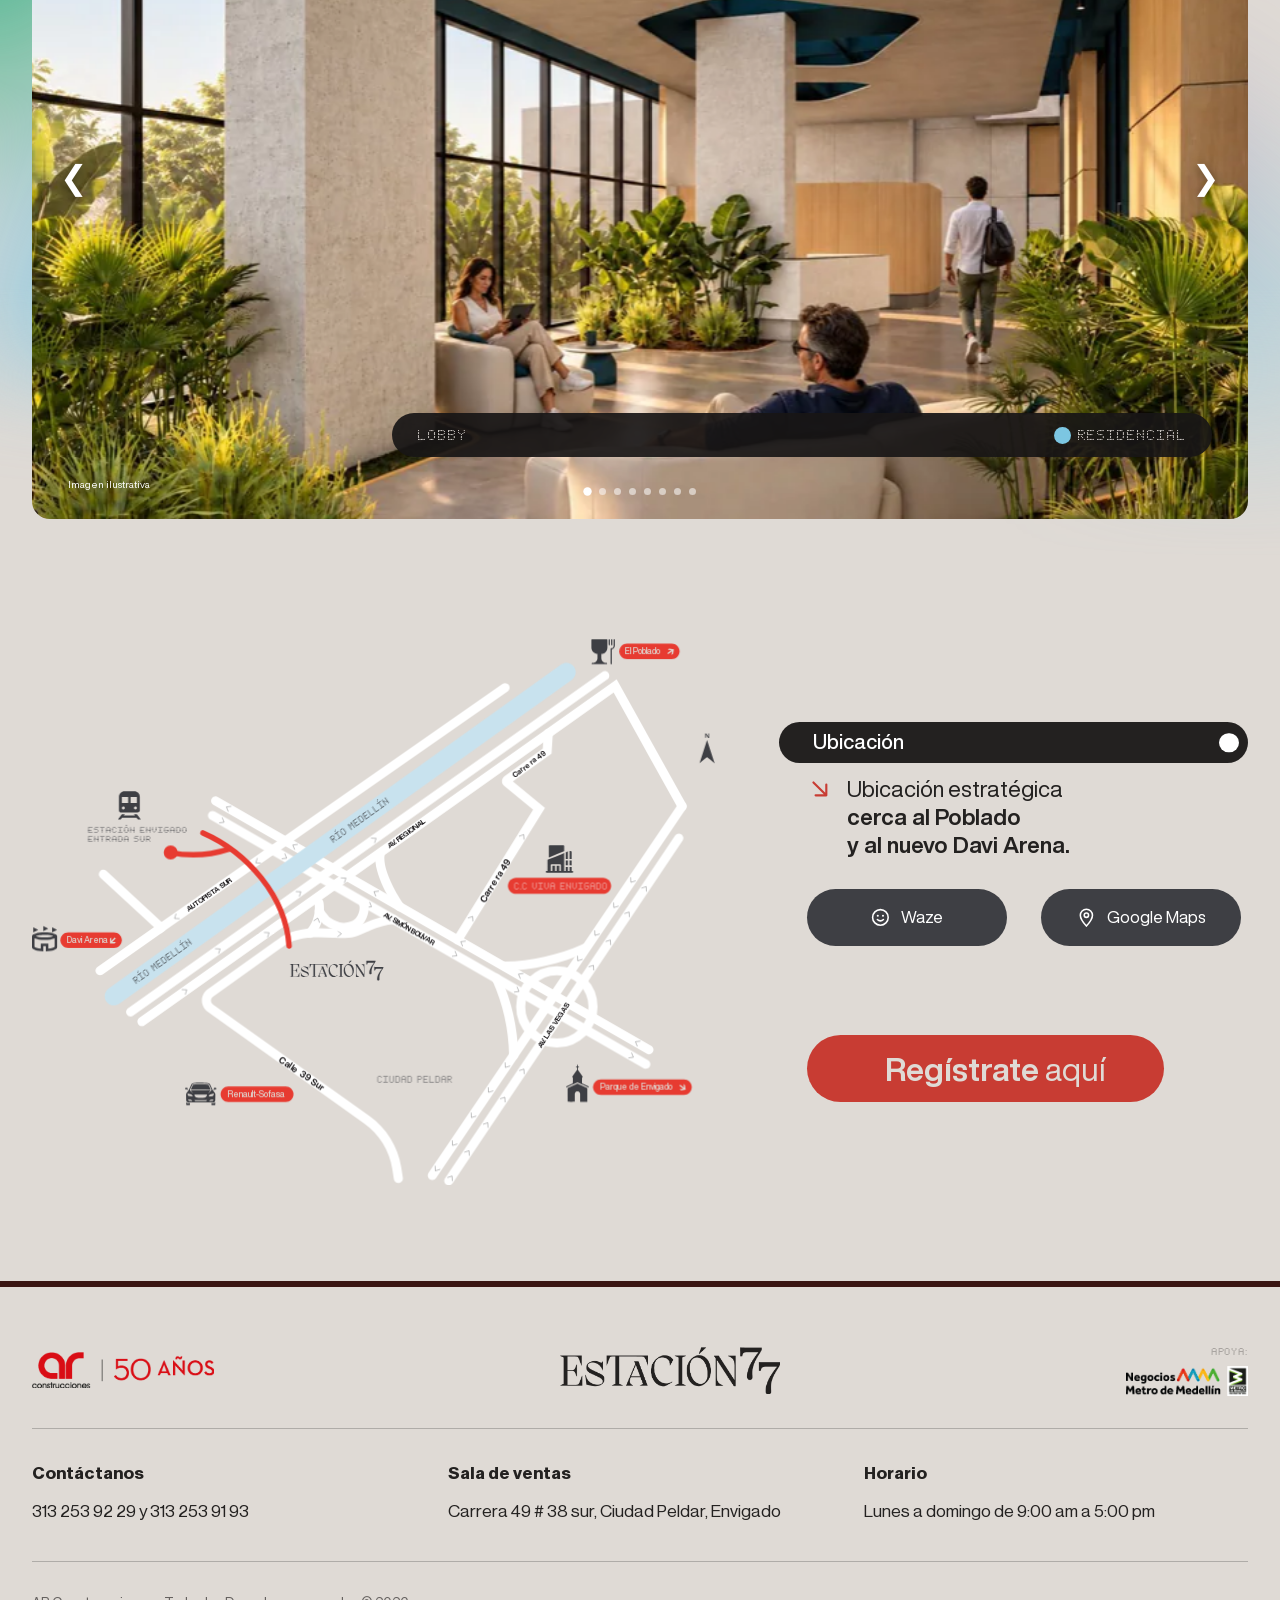
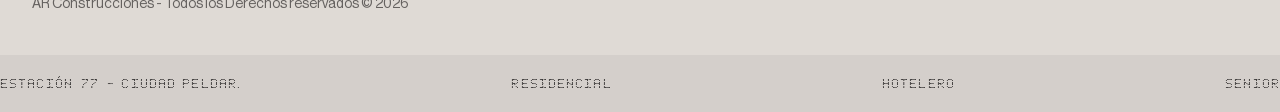
<file: residencial.html>
<!doctype html>
<html lang="es">
  <head>
    <meta charset="UTF-8" />
    <meta
      name="viewport"
      content="width=device-width, initial-scale=1.0"
    />
    <link
      href="./css/tailwind.min.css"
      rel="stylesheet"
    />
    <link
      href="./css/main.css?v=20261126"
      rel="stylesheet"
    />
    <link
      rel="icon"
      href="/img/ar-construcciones.ico"
    />
    <link
      rel="shortcut icon"
      href="/img/ar-construcciones.ico"
    />
    <link
      rel="apple-touch-icon"
      href="/img/ar-construcciones.ico"
    />
    <title>AR Construcciones | Estación 77</title>
    <meta
      name="description"
      content="Descubre Estación 77: apartamentos de 66.5 a 102 m² en Ciudad Peldar, Envigado, con conexión directa a la estación Envigado del metro ¡y frente al C.C. Viva Envigado!"
    />
    <meta
      name="keywords"
      content="Estación 77, apartamentos en Envigado, apartamentos Ciudad Peldar, vivienda cerca al metro, apartamentos Estación Envigado, AR Construcciones, proyecto de vivienda Envigado, apartamentos sobre planos Envigado"
    />
    <meta
      name="application-name"
      content="Estación 77"
    />
    <meta
      name="author"
      content="AR Construcciones"
    />
    <meta
      name="robots"
      content="index, follow, max-image-preview:large"
    />
    <meta
      name="theme-color"
      content="#dfdad5"
    />
    <link
      rel="canonical"
      href="https://estacion-77.netlify.app/residencial.html"
    />

    <meta
      property="og:type"
      content="website"
    />
    <meta
      property="og:title"
      content="AR Construcciones | Estación 77"
    />
    <meta
      property="og:description"
      content="Descubre Estación 77: apartamentos de 66.5 a 102 m² en Ciudad Peldar, Envigado, con conexión directa a la estación Envigado del metro ¡y frente al C.C. Viva Envigado!"
    />
    <meta
      property="og:url"
      content="https://estacion-77.netlify.app/residencial.html"
    />
    <meta
      property="og:site_name"
      content="Estación 77"
    />
    <meta
      property="og:locale"
      content="es_CO"
    />
    <meta
      property="og:image"
      content="https://estacion-77.netlify.app/img/og-estacion-77.jpg"
    />
    <meta
      property="og:image:secure_url"
      content="https://estacion-77.netlify.app/img/og-estacion-77.jpg"
    />
    <meta
      property="og:image:type"
      content="image/jpeg"
    />
    <meta
      property="og:image:width"
      content="1200"
    />
    <meta
      property="og:image:height"
      content="630"
    />
    <meta
      property="og:image:alt"
      content="Fachada del proyecto Estación 77 de AR Construcciones en Ciudad Peldar, Envigado"
    />

    <meta
      name="twitter:card"
      content="summary_large_image"
    />
    <meta
      name="twitter:title"
      content="AR Construcciones | Estación 77"
    />
    <meta
      name="twitter:description"
      content="Descubre Estación 77: apartamentos de 66.5 a 102 m² en Ciudad Peldar, Envigado, con conexión directa a la estación Envigado del metro ¡y frente al C.C. Viva Envigado!"
    />
    <meta
      name="twitter:image"
      content="https://estacion-77.netlify.app/img/og-estacion-77.jpg"
    />
    <meta
      name="twitter:image:alt"
      content="Fachada del proyecto Estación 77 de AR Construcciones en Ciudad Peldar, Envigado"
    />
  </head>
  <body class="theme-residencial">
    <header class="site-header">
      <div
        class="container site-header__inner mx-auto flex items-center justify-between"
      >
        <a
          class="site-header__home"
          href="index.html"
          aria-label="Ir al inicio - AR Construcciones 50 años"
        >
          <img
            class="site-header__logo site-header__logo--ar"
            src="./img/logo-ar-construcciones-50.png"
            alt="AR Construcciones - 50 años"
          />
        </a>
        <nav
          class="site-header__nav"
          aria-label="Menú principal"
        >
          <a
            class="mode-pill mode-pill--residencial is-active"
            href="residencial.html"
            aria-current="page"
          >
            <span class="mode-pill__dot"></span>
            Residencial
          </a>
          <a
            class="mode-pill mode-pill--hotelero"
            href="hotelero.html"
          >
            <span class="mode-pill__dot"></span>
            Hotelero
          </a>
          <a
            class="mode-pill mode-pill--senior"
            href="senior.html"
          >
            <span class="mode-pill__dot"></span>
            Senior
          </a>
        </nav>
        <img
          class="site-header__logo site-header__logo--metro"
          src="./img/logo-metro-medellin.png"
          alt="Negocios Metro de Medellín"
        />
        <button
          class="site-header__toggle"
          type="button"
          aria-expanded="false"
          aria-controls="menu-movil"
          aria-label="Abrir menú"
          data-menu-toggle
        >
          <span></span>
          <span></span>
          <span></span>
        </button>
      </div>
      <nav
        class="site-header__mobile"
        id="menu-movil"
        aria-label="Proyectos"
        data-menu
        hidden
      >
          <a
            class="mode-pill mode-pill--residencial is-active"
            href="residencial.html"
            aria-current="page"
          >
            <span class="mode-pill__dot"></span>
            Residencial
          </a>
          <a
            class="mode-pill mode-pill--hotelero"
            href="hotelero.html"
          >
            <span class="mode-pill__dot"></span>
            Hotelero
          </a>
          <a
            class="mode-pill mode-pill--senior"
            href="senior.html"
          >
            <span class="mode-pill__dot"></span>
            Senior
          </a>
        </nav>
    </header>
    <main>
      <!-- Hero: Residencial -->
      <section class="res-hero">
        <div class="res-hero__inner container mx-auto px-6 md:px-8">
          <h1 class="res-hero__title">
            <span
              class="res-hero__title-dot"
              aria-hidden="true"
            ></span>
            Residencial
          </h1>

          <div class="res-hero__tagline">
            <p class="res-hero__claim">
              Tu vida a un
              <br />
              paso de todo
            </p>
            <p class="res-hero__sub">Próxima estación, tu hogar.</p>
          </div>

          <!-- Same 3D tilt/parallax as the home hero image (js/hero-window.js) -->
          <figure
            class="res-hero__media"
            data-hero-window
          >
            <img
              data-hero-window-img
              src="./img/gallery/residencial/estacion-77-residencial-hero.webp"
              alt="Residencial – Estación 77"
            />
            <figcaption class="res-hero__caption">Imagen ilustrativa</figcaption>
          </figure>

          <div class="res-hero__stats">
            <span
              class="res-hero__dot res-hero__dot--1"
              aria-hidden="true"
            ></span>
            <span
              class="res-hero__dot res-hero__dot--2"
              aria-hidden="true"
            ></span>
            <span
              class="res-hero__dot res-hero__dot--3"
              aria-hidden="true"
            ></span>
            <p class="res-hero__stats-label">Apartamentos desde</p>
            <p class="res-hero__stats-range">
              <strong>69.5</strong>
              <span>hasta</span>
              <strong>105 m²</strong>
            </p>
            <p class="res-hero__stats-note">Áreas construidas</p>
          </div>
        </div>
      </section>
      <section class="intro">
        <div class="container mx-auto relative px-6 md:px-8">
          <div class="intro__bg-indicator">
            <img
              src="./img/direction.png"
              alt=""
            />
          </div>
          <div
            class="grid grid-cols-1 lg:grid-cols-12 items-center gap-x-8 lg:gap-x-12 gap-y-4 intro__row"
          >
            <div class="col-span-1 lg:col-span-7">
              <h3
                class="intro__title"
                data-reveal
              >
                <span class="intro__title-row">
                  <span class="intro__dot intro__dot--1"></span>
                  <span class="intro__dot intro__dot--2"></span>
                  <span class="intro__dot intro__dot--3"></span>
                  Apartamentos con
                  <br />
                  áreas desde
                </span>
                <span class="intro__title-highlight">
                  <strong>69.5</strong> hasta <strong>105 m²</strong>
                </span>
              </h3>
              <p
                class="intro__subtitle"
                data-reveal
              >
                *Áreas construidas
              </p>
              <p
                class="intro__description"
                data-reveal
              >
                Estación 77 Residencial llega a Ciudad Peldar para transformar la manera de vivir en Envigado. Es el único proyecto de apartamentos en Colombia con conexión directa a una estación del Metro, permitiéndote estar más cerca de tu trabajo, de tus planes y de los momentos que realmente importan. Además, integra un gran parque lineal y una plazoleta comercial de 5.000 m² para que tengas servicios, gastronomía y todo lo que necesitas a tu alcance.
              </p>
              <p
                class="intro__description"
                data-reveal
              >
                Un concepto residencial que va más allá de la vivienda, con amplios apartamentos de 2 y 3 habitaciones, balcón y parqueadero privado. Un nuevo epicentro urbano donde la ciudad se mueve afuera mientras la vida sucede adentro.
              </p>
              <p
                class="intro__description"
                data-reveal
              >
                Si buscas Apartamentos en Venta en Envigado, regístrate y descubre por qué Estación 77 Residencial es el mejor lugar para vivir.
              </p>
            </div>
            <div class="col-span-1 lg:col-span-5">
              <div
                class="intro__content-form"
                id="registro"
                data-reveal
              >
                <form class="intro__form">
                  <h3 class="intro__form-title">CONOCE ESTACIÓN 77</h3>
                  <fieldset class="intro__fieldset">
                    <legend class="intro__form-legend">
                      <strong>Regístrate aquí</strong>
                      para conocer
                      <br />
                      más de este proyecto
                    </legend>

                    <input
                      class="intro__field"
                      type="text"
                      id="nombre"
                      name="nombre"
                      required
                      autocomplete="name"
                      placeholder="Nombre completo*"
                      aria-label="Nombre completo"
                    />

                    <input
                      class="intro__field"
                      type="email"
                      id="email"
                      name="email"
                      required
                      autocomplete="email"
                      placeholder="Correo electrónico*"
                      aria-label="Correo electrónico"
                    />

                    <input
                      class="intro__field"
                      type="tel"
                      id="telefono"
                      name="telefono"
                      required
                      autocomplete="tel"
                      inputmode="tel"
                      pattern="[0-9]{10}"
                      maxlength="10"
                      title="Escribe un número de 10 dígitos, solo números"
                      placeholder="Teléfono / Celular*"
                      aria-label="Teléfono o celular"
                    />

                    <select
                      class="intro__field"
                      id="apartamento"
                      name="apartamento"
                      aria-label="Me interesa un apartamento"
                      required
                    >
                      <option
                        value=""
                        disabled
                        selected
                      >
                        Me interesa un Apartamento:*
                      </option>
                      <option value="Residencial de 69.5 m2">Residencial de 69.5 m² desde $835.999.000</option>
                      <option value="Residencial de 72.5 m2">Residencial de 72.5 m² desde $869.999.000</option>
                      <option value="Residencial de 91 m2">Residencial de 91 m² desde $1.049.999.000</option>
                      <option value="Residencial de 105 m2">Residencial de 105 m² desde $1.213.999.000</option>
                    </select>
                    <select
                      class="intro__field"
                      id="proposito"
                      name="proposito"
                      aria-label="Me interesa comprar para"
                      required
                    >
                      <option
                        value=""
                        disabled
                        selected
                      >
                        Me interesa comprar para:*
                      </option>
                      <option value="Vivienda">Vivienda</option>
                      <option value="Inversion">Inversión</option>
                    </select>
                    <select
                      class="intro__field"
                      id="plazo"
                      name="plazo"
                      aria-label="Estoy pensando en comprar"
                      required
                    >
                      <option
                        value=""
                        disabled
                        selected
                      >
                        Estoy pensando en comprar:*
                      </option>
                      <option value="Dentro de 30 dias">Dentro de 30 días</option>
                      <option value="En 2 a 3 meses">En 2 a 3 meses</option>
                      <option value="En 3 a 6 meses">En 3 a 6 meses</option>
                      <option value="En mas de 6 meses">En más de 6 meses</option>
                    </select>

                    <p class="intro__consent">
                      Al hacer click en el botón “Enviar”, declaras que has
                      leído y aceptas nuestra
                      <a
                        href="https://storeproyectoar.blob.core.windows.net/ar-multimedia-resources-container/CLAUSULA-DE-CONSENTIMIENTO.pdf"
                        target="_blank"
                        rel="noopener"
                      >Clausula de Consentimiento Web</a>
                    </p>

                    <button
                      class="intro__submit"
                      type="submit"
                    >
                      Enviar
                    </button>
                  </fieldset>
                </form>
              </div>
            </div>
          </div>
          <div
            class="grid grid-cols-1 md:grid-cols-12 gap-x-8 gap-y-6 intro__row intro__features"
          >
            <div
              class="col-span-1 md:col-span-4 intro__feature"
              data-reveal
            >
              <img
                src="./img/icono-conexion-directa.png"
                alt="conexión directa estación 77"
              />
              <p class="intro__feature-text">
                Conexión directa
                <br />
                a la estación
                <br />
                Envigado del metro.
              </p>
            </div>

            <div
              class="col-span-1 md:col-span-4 intro__feature"
              data-reveal
            >
              <img
                src="./img/icono-ubicacion.png"
                alt="conexión directa estación 77"
              />
              <p class="intro__feature-text">
                La mejor ubicación en
                <br />
                Ciudad Peldar, sobre la
                <br />
                Av. Regional y frente
                <br />
                al C.C. Viva Envigado.
              </p>
            </div>

            <div
              class="col-span-1 md:col-span-4 intro__feature"
              data-reveal
            >
              <img
                src="./img/icono-comercio.png"
                alt="conexión directa estación 77"
              />
              <p class="intro__feature-text">
                Aproximadamente
                <br />
                5.000 m² de comercio
                <br />
                y gran parque lineal.
              </p>
            </div>
          </div>
        </div>
      </section>
      <!-- Tipos de apartamentos (typology tabs, re-enabled for this page) -->
      <section
        class="tipos"
        id="tipologias"
      >
        <div class="container mx-auto px-6 md:px-8">
          <h3 class="tipos__title">
            <span class="tipos__word tipos__word--dot-tl">Tipos</span>
            <span class="tipos__word tipos__word--dot-br">de</span>
            <br />
            <span class="tipos__word tipos__word--dot-bl">apartamentos</span>
          </h3>
        </div>

        <div
          class="typology-tabs tipos__tabs"
          data-tabs
        >
          <!-- Metro track: a stretch per type; the active one turns light blue -->
          <div class="tipos__track">
            <div
              class="tipos__end tipos__end--left"
              aria-hidden="true"
            >
              <svg
                viewBox="0 0 60 72"
                preserveAspectRatio="none"
              >
                <path d="M-10,25 H4 C32,25 30,43 60,43" />
              </svg>
            </div>
            <div
              class="tipos__stops"
              role="tablist"
              aria-label="Tipos de apartamento"
            >
              <button
                class="tipos__stop is-active"
                data-tab="0"
                type="button"
                role="tab"
              >
                <span class="tipos__label">Tipo 1 y 1A</span>
                <span class="tipos__bar"></span>
              </button>
              <button
                class="tipos__stop"
                data-tab="1"
                type="button"
                role="tab"
              >
                <span class="tipos__label">Tipo 2</span>
                <span class="tipos__bar"></span>
              </button>
              <button
                class="tipos__stop"
                data-tab="2"
                type="button"
                role="tab"
              >
                <span class="tipos__label">Tipo 3</span>
                <span class="tipos__bar"></span>
              </button>
            </div>
            <div
              class="tipos__end tipos__end--right"
              aria-hidden="true"
            >
              <svg
                viewBox="0 0 60 72"
                preserveAspectRatio="none"
              >
                <path d="M0,43 C30,43 28,61 56,61 H70" />
              </svg>
            </div>
          </div>

          <div class="container mx-auto px-6 md:px-8">
            <div class="tipos__stage">
              <button
                class="tipos__arrow tipos__arrow--prev"
                data-tab-prev
                type="button"
                aria-label="Tipo anterior"
              >
                &#10094;
              </button>
              <div class="typology-tabs__panels">
                <div
                  class="typology-tabs__panel is-active"
                  data-panel="0"
                >
                  <div class="typology-detail">
                    <div class="grid grid-cols-1 lg:grid-cols-2 items-center gap-6 lg:gap-4">
                      <img
                        src="./img/tipologias/residencial/estacion-77-tipologia-apartamento-de-69-y-72-5-metros-cuadrados.webp"
                        alt="Planta piso tipo, pisos 7 al 30: ubicación del Tipo 1 y 1A"
                        width="850"
                        height="420"
                        loading="lazy"
                        class="typology-detail__floorplan"
                      />
  
                      <img
                        src="./img/tipologias/residencial/estacion-77-tipologia-apartamento-de-69-metros-cuadrados.webp"
                        alt="Plano apartamento Tipo 1 de 69.5 m²"
                        width="1150"
                        height="700"
                        loading="lazy"
                        class="typology-detail__floorplan"
                      />
                    </div>
  
                    <div class="typology-specs">
                      <div class="typology-specs__item">
                        <p class="typology-specs__label">Área construida</p>
                        <p class="typology-specs__value">69.5 y 72.5 m²</p>
                      </div>
                      <div class="typology-specs__item">
                        <p class="typology-specs__label">Área privada</p>
                        <p class="typology-specs__value">62.5 y 63.5 m²</p>
                      </div>
                      <div class="typology-specs__item">
                        <p class="typology-specs__label">Habitaciones</p>
                        <p class="typology-specs__value">2</p>
                      </div>
                      <div class="typology-specs__item">
                        <p class="typology-specs__label">Baños</p>
                        <p class="typology-specs__value">2</p>
                      </div>
                    </div>
  
                    <!-- 360° tour: hidden, not in the design -->
                  <div class="typology-360" hidden>
                      <iframe
                        class="typology-360__frame"
                        src="https://cgavila.com/recorrido360/AR/estacion77/aptot1/"
                        title="Vista 360° de la habitación principal, Tipología 1"
                        loading="lazy"
                        allow="fullscreen; gyroscope; accelerometer"
                        allowfullscreen
                      ></iframe>
                    </div>
                  </div>
                </div>
                <!-- tab dos -->
                <div
                  class="typology-tabs__panel"
                  data-panel="1"
                >
                  <div class="typology-tabs__panel-inner">
                    <div class="typology-detail">
                      <div class="grid grid-cols-1 lg:grid-cols-2 items-center gap-6 lg:gap-4">
                        <img
                          src="./img/tipologias/residencial/estacion-77-tipologia-piso-7-al-30-de-91-metros-cuadrados.webp"
                          alt="Planta piso tipo, pisos 7 al 30: ubicación del Tipo 2"
                          width="850"
                          height="420"
                          loading="lazy"
                          class="typology-detail__floorplan"
                        />
  
                        <img
                          src="./img/tipologias/residencial/estacion-77-tipologia-apartamento-de-91-metros-cuadrados.webp"
                          alt="Plano apartamento Tipo 2 de 91 m²"
                          width="1150"
                          height="700"
                          loading="lazy"
                          class="typology-detail__floorplan"
                        />
                      </div>
  
                      <div class="typology-specs">
                        <div class="typology-specs__item">
                          <p class="typology-specs__label">Área construida</p>
                          <p class="typology-specs__value">91 m²</p>
                        </div>
                        <div class="typology-specs__item">
                          <p class="typology-specs__label">Área privada</p>
                          <p class="typology-specs__value">81.5 m²</p>
                        </div>
                        <div class="typology-specs__item">
                          <p class="typology-specs__label">Habitaciones</p>
                          <p class="typology-specs__value">3</p>
                        </div>
                        <div class="typology-specs__item">
                          <p class="typology-specs__label">Baños</p>
                          <p class="typology-specs__value">3</p>
                        </div>
                      </div>
  
                      <!-- 360° tour: hidden, not in the design -->
                    <div class="typology-360" hidden>
                        <iframe
                          class="typology-360__frame"
                          src="https://cgavila.com/recorrido360/AR/estacion77/aptot1/"
                          title="Vista 360° de la habitación principal, Tipología 1"
                          loading="lazy"
                          allow="fullscreen; gyroscope; accelerometer"
                          allowfullscreen
                        ></iframe>
                      </div>
                    </div>
                  </div>
                </div>
                <!-- tab 3 -->
                <div
                  class="typology-tabs__panel"
                  data-panel="2"
                >
                  <div class="typology-tabs__panel-inner">
                    <div class="typology-detail">
                      <div class="grid grid-cols-1 lg:grid-cols-2 items-center gap-6 lg:gap-4">
                        <img
                          src="./img/tipologias/residencial/estacion-77-tipologia-piso-7-al-30-de-105-metros-cuadrados.webp"
                          alt="Planta piso tipo, pisos 7 al 30: ubicación del Tipo 3"
                          width="850"
                          height="420"
                          loading="lazy"
                          class="typology-detail__floorplan"
                        />
  
                        <img
                          src="./img/tipologias/residencial/estacion-77-tipologia-apartamento-de-105-metros-cuadrados.webp"
                          alt="Plano apartamento Tipo 3 de 105 m²"
                          width="1150"
                          height="700"
                          loading="lazy"
                          class="typology-detail__floorplan"
                        />
                      </div>
  
                      <div class="typology-specs">
                        <div class="typology-specs__item">
                          <p class="typology-specs__label">Área construida</p>
                          <p class="typology-specs__value">105 m²</p>
                        </div>
                        <div class="typology-specs__item">
                          <p class="typology-specs__label">Área privada</p>
                          <p class="typology-specs__value">95.5 m²</p>
                        </div>
                        <div class="typology-specs__item">
                          <p class="typology-specs__label">Habitaciones</p>
                          <p class="typology-specs__value">3</p>
                        </div>
                        <div class="typology-specs__item">
                          <p class="typology-specs__label">Baños</p>
                          <p class="typology-specs__value">4</p>
                        </div>
                      </div>
  
                      <!-- 360° tour: hidden, not in the design -->
                    <div class="typology-360" hidden>
                        <iframe
                          class="typology-360__frame"
                          src="https://cgavila.com/recorrido360/AR/estacion77/aptot1/"
                          title="Vista 360° de la habitación principal, Tipología 1"
                          loading="lazy"
                          allow="fullscreen; gyroscope; accelerometer"
                          allowfullscreen
                        ></iframe>
                      </div>
                    </div>
                  </div>
                </div>
              </div>
              <button
                class="tipos__arrow tipos__arrow--next"
                data-tab-next
                type="button"
                aria-label="Tipo siguiente"
              >
                &#10095;
              </button>
            </div>
          </div>
        </div>
      </section>

      <section class="typology">
        <!-- Soft metro-colors glow on the left -->
        <div
          class="typology__glow-wrap"
          aria-hidden="true"
        >
          <div
            class="typology__glow"
            data-typology-parallax="0.12"
          ></div>
        </div>
        <!-- Light blue rail: hidden on this page (it would overlap the typology specs above). -->
        <div
          class="typology__line-end"
          hidden
          data-typology-parallax="0.22"
        >
          <svg
            class="typology__line-svg"
            data-rail-svg
            viewBox="0 0 309 697"
            fill="none"
            xmlns="http://www.w3.org/2000/svg"
            aria-hidden="true"
          >
            <path
              class="rail-base"
              d="M25,30 L25,590 C25,628 50,655 88,655 L309,655"
              stroke="#7cc6e2"
              stroke-width="18"
              stroke-linecap="round"
              stroke-linejoin="round"
            />
            <path
              data-rail-train
              class="rail-train"
              d="M25,30 L25,590 C25,628 50,655 88,655 L309,655"
              stroke-width="18"
              stroke-linecap="round"
              stroke-linejoin="round"
            />
            <circle
              cx="25"
              cy="30"
              r="11"
              fill="#232120"
              stroke="#7cc6e2"
              stroke-width="7"
            />
          </svg>
        </div>
        <div class="typology__content container mx-auto pt-24 pb-16 md:pb-20 px-6 md:px-8">
          <h3 class="typology__title-section typology__title-section--dots">
            <span class="typology__title-dot typology__title-dot--purple"></span>
            <span class="typology__title-dot typology__title-dot--green"></span>
            <span class="typology__title-dot typology__title-dot--blue"></span>
            Zonas comunes donde
            <br />
            el epicentro eres tú
            <br />
            y se adaptan a tu estilo de vida
          </h3>
          <div
            class="typology__slider"
            data-slider
          >
            <div
              class="typology__track"
              data-track
            >
              <div class="typology__slide is-active">
                <img
                  src="./img/gallery/residencial/estacion-77-residencial-lobby.webp"
                  alt="Lobby – Residencial Estación 77"
                  decoding="async"
                />
                <div class="typology__caption">
                  <h4 class="typology__caption-title">Lobby</h4>
                  <ul
                    class="typology__caption-modes"
                    aria-label="Disponible para"
                  >
                    <li>
                      <span
                        class="typology__caption-dot typology__caption-dot--residencial"
                      ></span>
                      Residencial
                    </li>
                  </ul>
                </div>
              </div>
              <div class="typology__slide">
                <img
                  src="./img/gallery/residencial/estacion-77-residencial-coworking.webp"
                  alt="Coworking – Residencial Estación 77"
                  loading="lazy"
                  decoding="async"
                />
                <div class="typology__caption">
                  <h4 class="typology__caption-title">Coworking</h4>
                  <ul
                    class="typology__caption-modes"
                    aria-label="Disponible para"
                  >
                    <li>
                      <span
                        class="typology__caption-dot typology__caption-dot--residencial"
                      ></span>
                      Residencial
                    </li>
                  </ul>
                </div>
              </div>
              <div class="typology__slide">
                <img
                  src="./img/gallery/residencial/estacion-77-residencial-gimnasio.webp"
                  alt="Gimnasio – Residencial Estación 77"
                  loading="lazy"
                  decoding="async"
                />
                <div class="typology__caption">
                  <h4 class="typology__caption-title">Gimnasio</h4>
                  <ul
                    class="typology__caption-modes"
                    aria-label="Disponible para"
                  >
                    <li>
                      <span
                        class="typology__caption-dot typology__caption-dot--residencial"
                      ></span>
                      Residencial
                    </li>
                  </ul>
                </div>
              </div>
              <div class="typology__slide">
                <img
                  src="./img/gallery/residencial/estacion-77-residencial-piscina.webp"
                  alt="Piscina – Residencial Estación 77"
                  loading="lazy"
                  decoding="async"
                />
                <div class="typology__caption">
                  <h4 class="typology__caption-title">Piscina</h4>
                  <ul
                    class="typology__caption-modes"
                    aria-label="Disponible para"
                  >
                    <li>
                      <span
                        class="typology__caption-dot typology__caption-dot--residencial"
                      ></span>
                      Residencial
                    </li>
                  </ul>
                </div>
              </div>
              <div class="typology__slide">
                <img
                  src="./img/gallery/residencial/estacion-77-residencial-rooftop.webp"
                  alt="Rooftop – Residencial Estación 77"
                  loading="lazy"
                  decoding="async"
                />
                <div class="typology__caption">
                  <h4 class="typology__caption-title">Rooftop</h4>
                  <ul
                    class="typology__caption-modes"
                    aria-label="Disponible para"
                  >
                    <li>
                      <span
                        class="typology__caption-dot typology__caption-dot--residencial"
                      ></span>
                      Residencial
                    </li>
                  </ul>
                </div>
              </div>
              <div class="typology__slide">
                <img
                  src="./img/gallery/residencial/estacion-77-residencial-sportbar.webp"
                  alt="Sport bar – Residencial Estación 77"
                  loading="lazy"
                  decoding="async"
                />
                <div class="typology__caption">
                  <h4 class="typology__caption-title">Sport bar</h4>
                  <ul
                    class="typology__caption-modes"
                    aria-label="Disponible para"
                  >
                    <li>
                      <span
                        class="typology__caption-dot typology__caption-dot--residencial"
                      ></span>
                      Residencial
                    </li>
                  </ul>
                </div>
              </div>
              <div class="typology__slide">
                <img
                  src="./img/gallery/residencial/estacion-77-residencial-ciclo-taller.webp"
                  alt="Ciclo taller – Residencial Estación 77"
                  loading="lazy"
                  decoding="async"
                />
                <div class="typology__caption">
                  <h4 class="typology__caption-title">Ciclo taller</h4>
                  <ul
                    class="typology__caption-modes"
                    aria-label="Disponible para"
                  >
                    <li>
                      <span
                        class="typology__caption-dot typology__caption-dot--residencial"
                      ></span>
                      Residencial
                    </li>
                  </ul>
                </div>
              </div>
              <div class="typology__slide">
                <img
                  src="./img/gallery/residencial/estacion-77-residencial-zona-de-mascotas.webp"
                  alt="Zona de mascotas – Residencial Estación 77"
                  loading="lazy"
                  decoding="async"
                />
                <div class="typology__caption">
                  <h4 class="typology__caption-title">Zona de mascotas</h4>
                  <ul
                    class="typology__caption-modes"
                    aria-label="Disponible para"
                  >
                    <li>
                      <span
                        class="typology__caption-dot typology__caption-dot--residencial"
                      ></span>
                      Residencial
                    </li>
                  </ul>
                </div>
              </div>
            </div>

            <span class="typology__note">Imagen ilustrativa</span>

            <button
              class="typology__arrow typology__arrow--prev"
              data-prev
              type="button"
              aria-label="Anterior"
            >
              &#10094;
            </button>
            <button
              class="typology__arrow typology__arrow--next"
              data-next
              type="button"
              aria-label="Siguiente"
            >
              &#10095;
            </button>

            <div
              class="typology__dots"
              data-dots
            >
              <button
                class="typology__dot is-active"
                data-dot="0"
                type="button"
                aria-label="Ir a la diapositiva 1"
              ></button>
              <button
                class="typology__dot"
                data-dot="1"
                type="button"
                aria-label="Ir a la diapositiva 2"
              ></button>
              <button
                class="typology__dot"
                data-dot="2"
                type="button"
                aria-label="Ir a la diapositiva 3"
              ></button>
              <button
                class="typology__dot"
                data-dot="3"
                type="button"
                aria-label="Ir a la diapositiva 4"
              ></button>
              <button
                class="typology__dot"
                data-dot="4"
                type="button"
                aria-label="Ir a la diapositiva 5"
              ></button>
              <button
                class="typology__dot"
                data-dot="5"
                type="button"
                aria-label="Ir a la diapositiva 6"
              ></button>
              <button
                class="typology__dot"
                data-dot="6"
                type="button"
                aria-label="Ir a la diapositiva 7"
              ></button>
              <button
                class="typology__dot"
                data-dot="7"
                type="button"
                aria-label="Ir a la diapositiva 8"
              ></button>
            </div>
          </div>
        </div>

        <!-- Three ways of living: replaces the typology tabs section below
             (that section is hidden, not removed). -->
        <!-- Hidden on this page: the typology tabs above replace it. -->
        <div
          class="typology-modes"
          hidden
        >
          <div class="typology-modes__content container mx-auto px-6 md:px-8">
            <h3 class="typology-modes__title">
              Conoce más de las tres formas de vivir en
              <br />
              este <strong>macroproyecto de apartamentos</strong>
            </h3>
            <nav
              class="typology-modes__pills"
              aria-label="Formas de vivir"
            >
              <a
                class="mode-pill mode-pill--residencial"
                href="residencial.html"
              >
                <span class="mode-pill__dot"></span>
                Residencial
              </a>
              <a
                class="mode-pill mode-pill--hotelero"
                href="hotelero.html"
              >
                <span class="mode-pill__dot"></span>
                Hotelero
              </a>
              <a
                class="mode-pill mode-pill--senior"
                href="senior.html"
              >
                <span class="mode-pill__dot"></span>
                Senior
              </a>
            </nav>
          </div>

          <!-- Metro lines: purple runs edge to edge, light blue enters from
               the left and green leaves to the right. -->
          <div
            class="typology-modes__lines"
            aria-hidden="true"
          >
            <!-- Each line: a base path + an identical `data-rail-train` path
                 that typology-rail-train.js turns into the moving light. -->
            <!-- Purple: drawn in screen pixels (no viewBox stretching) so the
                 moving light keeps its rounded ends. -->
            <svg
              class="typology-modes__line-purple"
              data-rail-svg
              fill="none"
            >
              <line
                x1="0"
                y1="50%"
                x2="100%"
                y2="50%"
                stroke="#6a3d9a"
              />
              <line
                data-rail-train
                class="rail-train"
                x1="0"
                y1="50%"
                x2="100%"
                y2="50%"
                stroke-linecap="round"
              />
            </svg>
            <svg
              class="typology-modes__line typology-modes__line--blue"
              data-rail-svg
              viewBox="0 0 320 160"
              fill="none"
            >
              <path
                d="M-10,20 H15 C70,20 70,140 125,140 H295"
                stroke="#7cc6e2"
                stroke-width="26"
                stroke-linecap="round"
              />
              <path
                data-rail-train
                class="rail-train"
                d="M-10,20 H15 C70,20 70,140 125,140 H295"
                stroke-width="26"
                stroke-linecap="round"
              />
              <circle
                cx="295"
                cy="140"
                r="5"
                fill="#232120"
              />
            </svg>
            <svg
              class="typology-modes__line typology-modes__line--green"
              data-rail-svg
              viewBox="0 0 320 160"
              fill="none"
            >
              <path
                d="M18,20 H195 C250,20 262,140 320,140 H340"
                stroke="#00a36c"
                stroke-width="26"
                stroke-linecap="round"
              />
              <path
                data-rail-train
                class="rail-train"
                d="M18,20 H195 C250,20 262,140 320,140 H340"
                stroke-width="26"
                stroke-linecap="round"
              />
              <circle
                cx="224"
                cy="32"
                r="5"
                fill="#ffffff"
              />
            </svg>
          </div>
        </div>
      </section>

      <section class="ubicacion">
        <div class="container mx-auto pt-8 md:pt-10 pb-24 px-6 md:px-8">
          <div
            class="grid grid-cols-1 md:grid-cols-12 gap-x-16 gap-y-12 items-center"
          >
            <div class="col-span-1 md:col-span-7">
              <svg
                class="ubicacion__map"
                viewBox="0 0 995.27 796.61"
                xmlns="http://www.w3.org/2000/svg"
                role="img"
                aria-label="Mapa de ubicación Estación 77"
              >
                <style type="text/css">
                  .map-st0 {
                    display: none;
                  }
                  .map-st1 {
                    display: inline;
                  }
                  .map-st2 {
                    fill: #ffffff;
                  }
                  .map-st3 {
                    fill: none;
                    stroke: #ffffff;
                    stroke-width: 13.232;
                    stroke-linecap: round;
                    stroke-miterlimit: 10;
                  }
                  .map-st4 {
                    fill: #c8e2ee;
                  }
                  .map-st5 {
                    fill: none;
                    stroke: #e73b31;
                    stroke-width: 7.9392;
                    stroke-linecap: round;
                    stroke-miterlimit: 10;
                  }
                  .map-st6 {
                    fill: #3e3f44;
                  }
                  .map-st7 {
                    font-family: 'FanfareTicker';
                  }
                  .map-st8 {
                    font-size: 15.4268px;
                  }
                  .map-st9 {
                    fill: #131012;
                  }
                  .map-st10 {
                    font-size: 15.4269px;
                  }
                  .map-st11 {
                    font-size: 14.6995px;
                  }
                  .map-st12 {
                    font-family: 'HelveticaNowDisplay-Bold';
                  }
                  .map-st13 {
                    font-size: 10.8312px;
                  }
                  .map-st14 {
                    fill: #e73b31;
                  }
                  .map-st15 {
                    fill: none;
                    stroke: #232120;
                    stroke-width: 0.4205;
                    stroke-linecap: round;
                    stroke-miterlimit: 10;
                  }
                  .map-st16 {
                    font-size: 10.2374px;
                  }
                  .map-st17 {
                    font-size: 13.195px;
                  }
                  .map-st18 {
                    font-size: 13.1951px;
                  }
                  .map-st19 {
                    fill: #f5f5f5;
                  }
                  .map-st20 {
                    fill: #dfdad5;
                  }
                  .map-st21 {
                    font-family: 'HelveticaNowDisplay-Medium';
                  }
                  .map-st22 {
                    font-size: 12.4721px;
                  }
                </style>
                <g
                  id="Capa_2"
                  class="map-st0"
                >
                  <rect
                    y="-17.22"
                    class="map-st1"
                    width="995.27"
                    height="813.83"
                  />
                </g>
                <g id="Capa_1">
                  <g>
                    <path
                      class="map-st2"
                      d="M894.87,626.64c-1.12,0-2.25-0.28-3.29-0.88L259.84,263.05c-3.17-1.82-4.26-5.86-2.44-9.03
			c1.82-3.17,5.86-4.26,9.03-2.44l631.74,362.72c3.17,1.82,4.26,5.86,2.44,9.03C899.39,625.45,897.16,626.64,894.87,626.64z"
                    />
                    <path
                      class="map-st2"
                      d="M899.47,605.37c-1.12,0-2.25-0.28-3.29-0.88L264.44,241.78c-3.17-1.82-4.26-5.86-2.44-9.03
			c1.82-3.17,5.86-4.26,9.03-2.44l631.74,362.71c3.17,1.82,4.26,5.86,2.44,9.03C904,604.18,901.77,605.37,899.47,605.37z"
                    />
                    <circle
                      class="map-st3"
                      cx="765.23"
                      cy="536.29"
                      r="52.72"
                    />
                    <path
                      class="map-st2"
                      d="M689.95,483.56c-3.6,0-6.55-2.88-6.61-6.5c-0.07-3.65,2.84-6.67,6.5-6.74
			c36.62-0.67,78.44-10.01,111.86-24.98c3.33-1.5,7.25,0,8.74,3.33c1.5,3.33,0,7.25-3.33,8.74
			c-34.97,15.67-78.72,25.44-117.03,26.14C690.03,483.56,689.99,483.56,689.95,483.56z"
                    />
                    <path
                      class="map-st2"
                      d="M583.6,788.72c-1.28,0-2.57-0.37-3.7-1.14c-3.03-2.05-3.82-6.16-1.77-9.19L942.3,240.28
			c2.05-3.03,6.16-3.82,9.19-1.77c3.03,2.05,3.82,6.16,1.77,9.19L589.09,785.81C587.81,787.7,585.73,788.72,583.6,788.72z"
                    />
                    <path
                      class="map-st2"
                      d="M607.59,796.61c-1.27,0-2.55-0.36-3.68-1.12c-3.03-2.04-3.84-6.15-1.81-9.18L937.5,286.57
			c2.04-3.03,6.15-3.84,9.18-1.81c3.03,2.04,3.84,6.15,1.81,9.18L613.09,793.68C611.81,795.58,609.72,796.61,607.59,796.61z"
                    />
                    <path
                      class="map-st3"
                      d="M702.18,606.9c-0.68-37.58-9.64-77.69-25.01-111.99"
                    />
                    <path
                      class="map-st2"
                      d="M160.19,564.41c-2.07,0-4.11-0.97-5.4-2.79c-2.11-2.98-1.41-7.11,1.57-9.22L852.33,58.84l101.24,181.93
			c1.78,3.19,0.63,7.22-2.56,9c-3.19,1.78-7.22,0.63-9-2.56L847.95,78.17L164.01,563.19C162.85,564.01,161.52,564.41,160.19,564.41z
			"
                    />
                    <path
                      class="map-st2"
                      d="M143.75,550.35c-2.07,0-4.11-0.97-5.4-2.79c-2.11-2.98-1.41-7.11,1.57-9.22L831.21,48.1
			c2.98-2.11,7.11-1.41,9.22,1.57s1.41,7.11-1.57,9.22l-691.3,490.23C146.41,549.95,145.07,550.35,143.75,550.35z"
                    />
                    <path
                      class="map-st4"
                      d="M119.5,534.15c-4.23,0-8.39-1.97-11.04-5.67c-4.36-6.09-2.96-14.56,3.13-18.92L771.23,37.33
			c6.09-4.36,14.56-2.96,18.92,3.13c4.36,6.09,2.96,14.56-3.13,18.92L127.39,531.61C124.99,533.32,122.24,534.15,119.5,534.15z"
                    />
                    <path
                      class="map-st2"
                      d="M534.13,793.07c-3.21,0-6.02-2.33-6.53-5.6l-2.38-15.28c-4.12-26.47-19.04-50.51-40.94-65.94L256.13,543.44
			c-5.29-3.77-8.44-9.9-8.44-16.4c0-6.5,3.16-12.62,8.44-16.4l97.67-69.69c3.27-2.34,6.55-4.68,9.82-7.01
			c6.27-4.46,12.34-6.18,18.76-8l1-0.29c18.36-5.23,37.26-4.3,55.54-3.4l3.28,0.16c9.23,0.44,17.49,0.65,25.07-1.3
			c4.99-1.29,9.81-3.53,14.92-5.9c2.01-0.93,4.08-1.9,6.18-2.81c12.2-5.29,25.1-8.66,38.32-10.03c3.64-0.37,6.88,2.27,7.26,5.9
			s-2.27,6.88-5.9,7.26c-11.88,1.22-23.46,4.25-34.42,9c-1.94,0.84-3.84,1.73-5.86,2.67c-5.42,2.52-11.03,5.13-17.2,6.72
			c-9.37,2.41-18.68,2.2-29,1.71l-3.29-0.16c-17.21-0.85-35-1.72-51.27,2.91l-1.01,0.29c-5.98,1.7-10.3,2.92-14.71,6.06
			c-3.27,2.32-6.53,4.66-9.8,6.99l-97.67,69.7c-1.84,1.31-2.9,3.36-2.9,5.63c0,2.26,1.06,4.31,2.9,5.63l228.13,162.79
			c24.79,17.46,41.7,44.7,46.37,74.7l2.38,15.28c0.56,3.61-1.91,6.99-5.52,7.55C534.81,793.04,534.47,793.07,534.13,793.07z"
                    />
                    <path
                      class="map-st5"
                      d="M202.14,311.27c28.08,5.59,57.59,3.81,84.8-5.11"
                    />
                    <path
                      class="map-st2"
                      d="M187.71,429.32l-88.16-81.49c-2.68-2.48-2.85-6.67-0.37-9.35c2.48-2.68,6.67-2.85,9.35-0.37l80.34,74.26
			L685.89,65.41c3-2.09,7.12-1.36,9.21,1.64c2.09,3,1.36,7.12-1.64,9.21L187.71,429.32z"
                    />
                    <path
                      class="map-st2"
                      d="M535.84,396.59c-2.09,0-4.15-0.99-5.43-2.84c-1.4-2.01-34.14-49.46-29.56-80.26c0.54-3.61,3.9-6.11,7.52-5.57
			c3.61,0.54,6.11,3.9,5.57,7.52c-3.16,21.26,18.66,58.28,27.33,70.76c2.09,3,1.35,7.12-1.65,9.21
			C538.46,396.2,537.14,396.59,535.84,396.59z"
                    />
                    <path
                      class="map-st5"
                      d="M249.22,282.66c64.56,28.31,120.8,92.46,125.57,164.82"
                    />
                    <path
                      class="map-st2"
                      d="M620.64,445.28c-1.19,0-2.4-0.32-3.48-1c-3.11-1.93-4.06-6-2.13-9.11L730.57,249l-42.11-34.71
			c-2.21-1.82-3.41-4.5-3.32-7.36c0.1-2.86,1.49-5.45,3.81-7.11l55.69-39.85l1.45-22.78c0.23-3.65,3.4-6.41,7.02-6.18
			c3.65,0.23,6.42,3.38,6.18,7.02l-1.85,29.04l-56.45,40.4l46.92,38.67L626.27,442.16C625.02,444.17,622.86,445.28,620.64,445.28z"
                    />
                    <path
                      class="map-st2"
                      d="M99.2,490.19c-2.08,0-4.13-0.98-5.42-2.81c-2.1-2.99-1.39-7.12,1.6-9.22l89.1-62.72
			c2.99-2.1,7.12-1.39,9.22,1.6c2.1,2.99,1.39,7.12-1.6,9.22L103,488.98C101.84,489.79,100.51,490.19,99.2,490.19z"
                    />
                    <text
                      transform="matrix(1 0 0 1 501.815 646.8848)"
                      class="map-st6 map-st7 map-st8"
                    >
                      Ciudad Peldar
                    </text>
                    <text
                      transform="matrix(0.8129 -0.5824 0.5824 0.8129 151.7071 503.8742)"
                      class="map-st9 map-st7 map-st10"
                    >
                      RÍO MEDELLÍN
                    </text>
                    <text
                      transform="matrix(0.8129 -0.5824 0.5824 0.8129 439.2487 298.1374)"
                      class="map-st9 map-st7 map-st10"
                    >
                      RÍO MEDELLÍN
                    </text>
                    <text transform="matrix(1 0 0 1 81.7125 282.3867)">
                      <tspan
                        x="0"
                        y="0"
                        class="map-st6 map-st7 map-st11"
                      >
                        ESTACIÓN ENVIGADO
                      </tspan>
                      <tspan
                        x="0"
                        y="13.41"
                        class="map-st6 map-st7 map-st11"
                      >
                        entrada Sur
                      </tspan>
                    </text>
                    <g>
                      <text
                        transform="matrix(0.5466 -0.8374 0.8374 0.5466 742.9586 596.9603)"
                        class="map-st9 map-st12 map-st13"
                      >
                        AV. LAS VEGAS
                      </text>
                    </g>
                    <g>
                      <text
                        transform="matrix(0.8108 -0.5853 0.5853 0.8108 521.5999 305.7115)"
                        class="map-st9 map-st12 map-st13"
                      >
                        AV. REGIONAL
                      </text>
                    </g>
                    <g>
                      <text
                        transform="matrix(0.8217 -0.5699 0.5699 0.8217 228.432 397.9853)"
                        class="map-st9 map-st12 map-st13"
                      >
                        AUTOPISTA SUR
                      </text>
                    </g>
                    <g class="map-logo">
                      <g>
                        <path
                          class="map-st6"
                          d="M389.71,486.46v6.07h-13.59v-0.16l2.14-1.02v-16.17l-2.14-1.02V474h13.23v6.07h-0.16l-0.63-1.67
					c-0.48-1.35-0.83-2.27-1.07-2.76c-0.24-0.48-0.52-0.8-0.85-0.93c-0.33-0.14-0.89-0.21-1.67-0.21h-4.39v8.4h2.83
					c0.49,0,0.87-0.08,1.14-0.23c0.27-0.16,0.48-0.38,0.65-0.69c0.16-0.3,0.39-0.83,0.69-1.58l0.36-0.93h0.16v7.36h-0.16l-0.38-0.96
					c-0.27-0.73-0.5-1.25-0.67-1.55c-0.17-0.3-0.39-0.53-0.65-0.69c-0.26-0.16-0.63-0.23-1.13-0.23h-2.83v8.65h4.75
					c0.79,0,1.35-0.07,1.67-0.21c0.33-0.14,0.61-0.44,0.85-0.92c0.24-0.48,0.59-1.4,1.07-2.77l0.63-1.67H389.71z"
                        />
                        <g>
                          <path
                            class="map-st6"
                            d="M399.02,484.34l0.69,0.3c0.82,0.37,1.48,0.7,1.96,0.99c0.48,0.29,0.9,0.68,1.24,1.15
						c0.34,0.48,0.51,1.06,0.51,1.76c0,0.77-0.22,1.48-0.66,2.13c-0.44,0.65-1.09,1.17-1.95,1.56c-0.86,0.39-1.89,0.59-3.1,0.59
						c-0.62,0-1.19-0.05-1.7-0.14c-0.51-0.09-1.1-0.23-1.76-0.41c-0.84-0.22-1.5-0.36-1.98-0.41l-0.66-5.9l0.19-0.03
						c0.6,2.27,1.61,3.84,3.03,4.71c1.42,0.87,2.85,1.3,4.3,1.3c1.13,0,1.95-0.19,2.46-0.58c0.5-0.38,0.75-0.88,0.75-1.48
						c0-0.48-0.16-0.9-0.48-1.26c-0.32-0.37-0.71-0.68-1.17-0.95c-0.46-0.27-1.09-0.58-1.89-0.95l-0.71-0.33l-2.03-0.96
						c-0.86-0.38-1.52-0.71-1.98-0.97c-0.46-0.27-0.87-0.65-1.24-1.17c-0.37-0.51-0.55-1.15-0.55-1.92c0-1.28,0.49-2.27,1.48-2.96
						c0.99-0.7,2.21-1.04,3.68-1.04c0.8,0,1.56,0.11,2.26,0.33c0.7,0.22,1.29,0.51,1.77,0.88l0.96-1.15h0.14v5.76h-0.14
						c-0.66-1.56-1.54-2.77-2.64-3.64c-1.1-0.87-2.36-1.3-3.79-1.3c-0.82,0-1.49,0.16-2,0.48c-0.51,0.32-0.77,0.78-0.77,1.39
						c0,0.48,0.17,0.9,0.51,1.28c0.34,0.38,0.71,0.68,1.13,0.92c0.41,0.24,1.05,0.57,1.91,0.99L399.02,484.34z"
                          />
                        </g>
                        <g>
                          <path
                            class="map-st6"
                            d="M457.84,491.5c-1.15-0.89-2.03-2.06-2.62-3.51c-0.6-1.45-0.89-3.01-0.89-4.68c0-2.18,0.45-3.98,1.36-5.42
						c0.91-1.44,1.94-2.49,3.1-3.16c1.16-0.67,2.1-1,2.81-1c1.57,0,2.94,0.44,4.09,1.33c1.15,0.89,2.03,2.06,2.62,3.51
						c0.59,1.45,0.89,3.02,0.89,4.68c0,2.18-0.45,3.99-1.36,5.42c-0.91,1.44-1.94,2.49-3.1,3.16c-1.16,0.67-2.1,1-2.81,1
						C460.35,492.83,458.99,492.38,457.84,491.5z M465.98,489.9c0.81-1.02,1.22-2.58,1.22-4.68c0-0.26-0.02-0.68-0.06-1.26
						c-0.13-1.63-0.49-3.12-1.07-4.46c-0.59-1.35-1.35-2.41-2.31-3.2c-0.95-0.79-2.01-1.18-3.18-1.18c-1.24,0-2.28,0.51-3.1,1.52
						c-0.82,1.02-1.24,2.59-1.24,4.71c0,0.48,0.01,0.84,0.03,1.1c0.13,1.65,0.48,3.16,1.07,4.53c0.59,1.37,1.36,2.46,2.33,3.25
						c0.97,0.8,2.04,1.19,3.21,1.19C464.13,491.43,465.16,490.92,465.98,489.9z M463.36,468.95h2.8v0.16l-4.28,4.01h-0.19
						L463.36,468.95z"
                          />
                        </g>
                        <path
                          class="map-st6"
                          d="M430.41,480.06h-0.16c0,0,0,0,0,0c0,0-1.12-3.75-1.82-4.67c-0.71-0.92-1.62-0.86-2.67-0.88
					c-2.37-0.04-4.74-0.04-7.1-0.04c-1.47,0-2.95,0-4.42,0h-1.65v16.91l2.2,0.96v0.16h-6.75v-0.16l2.22-0.96v-16.91h-1.65
					c-0.64,0-1.09,0.07-1.35,0.21c-0.26,0.14-0.49,0.45-0.71,0.93c-0.22,0.49-0.59,1.48-1.13,2.98c-0.16,0.49-0.33,0.98-0.49,1.45
					h-0.16V474h25.66V480.06z"
                        />
                        <path
                          class="map-st6"
                          d="M436.19,491.66c-1.21-0.82-2.16-1.95-2.85-3.38c-0.7-1.43-1.04-3.03-1.04-4.8c0-2.29,0.52-4.15,1.56-5.6
					c1.04-1.45,2.2-2.49,3.47-3.13c1.27-0.64,2.23-0.96,2.87-0.96c1.48,0,2.71,0.27,3.69,0.82c0.98,0.55,1.66,1.23,2.05,2.03
					l-1.92,3.46h-0.16c0.02-0.15,0.03-0.35,0.03-0.6c0-1.45-0.46-2.54-1.39-3.29c-0.92-0.75-2.03-1.13-3.31-1.13
					c-0.68,0-1.39,0.16-2.14,0.48c-0.75,0.32-1.42,0.97-2,1.94c-0.59,0.97-0.88,2.33-0.88,4.09c0,1.7,0.3,3.28,0.91,4.74
					c0.6,1.45,1.48,2.63,2.64,3.51c1.15,0.89,2.5,1.33,4.04,1.33c0.7,0,1.29-0.1,1.8-0.29c0.5-0.19,1.1-0.48,1.8-0.86l0.11,0.25
					c-0.92,0.62-1.93,1.22-3.03,1.78c-1.11,0.57-1.83,0.85-2.18,0.85C438.74,492.9,437.4,492.48,436.19,491.66z"
                        />
                        <path
                          class="map-st6"
                          d="M449.21,491.4v-16.28l-2.2-0.96V474h6.75v0.16l-2.2,0.96v16.28l2.2,0.96v0.16h-6.75v-0.16L449.21,491.4z"
                        />
                        <path
                          class="map-st6"
                          d="M479.98,474.08h4.47v18.75h-0.99l-10.43-16.06h-0.14v9.25c0,1.43,0.11,2.52,0.33,3.27
					c0.22,0.75,0.59,1.34,1.11,1.77c0.52,0.43,1.34,0.88,2.46,1.36v0.19h-4.5v-16.88l-1.15-1.48v-0.16h2.94l9.64,14.82v-0.03h0.14
					v-8.15c0-1.41-0.11-2.49-0.33-3.25c-0.22-0.76-0.59-1.37-1.13-1.83c-0.53-0.46-1.34-0.91-2.42-1.37V474.08z"
                        />
                        <g>
                          <path
                            class="map-st6"
                            d="M424.49,477.56l5.54,14.82v0.14h-4.69v-0.14l1.98-0.85l-1.59-4.23h-6.01c-0.42,1.12-0.63,1.95-0.63,2.5
						c0,0.57,0.17,1.05,0.51,1.45c0.34,0.4,0.88,0.78,1.63,1.13v0.14h-4.34v-0.14l5.6-13.2l-0.55-1.48v-0.14H424.49z M425.53,486.82
						l-2.64-6.95h-0.14l-2.8,6.84l-0.05,0.11H425.53z"
                          />
                        </g>
                        <path
                          class="map-st6"
                          d="M493.33,488.94c-0.56,0-0.98-0.19-1.26-0.58c-0.28-0.39-0.42-0.86-0.42-1.42c0-1.18,0.14-2.33,0.43-3.45
					c0.29-1.12,0.67-2.2,1.15-3.25c0.48-1.05,1.02-2.05,1.62-3c0.6-0.95,1.21-1.87,1.83-2.76c0.62-0.89,1.26-1.71,1.92-2.47v-0.18
					h-6.78c-1.12,0-1.9,0.19-2.35,0.55c-0.45,0.37-0.73,1.05-0.85,2.02h-1.17c0.02-1.3,0-2.37-0.01-3.22
					c-0.02-0.81-0.01-1.49-0.01-2.18c0.29,0,0.59,0.02,1.29,0.04c0.7,0.02,1.43,0.03,2.19,0.03h9.84v1.17
					c-0.46,0.96-1.02,1.95-1.69,2.98c-0.67,1.03-1.32,2.13-1.95,3.3c-0.63,1.17-1.15,2.43-1.57,3.79c-0.42,1.36-0.63,2.85-0.63,4.47
					c0,0.48,0.02,0.91,0.06,1.29c0.04,0.38,0.06,0.75,0.06,1.11c0,0.5-0.15,0.92-0.43,1.26
					C494.28,488.77,493.87,488.94,493.33,488.94z"
                        />
                        <path
                          class="map-st6"
                          d="M504.79,497.94c-0.56,0-0.98-0.19-1.26-0.58c-0.28-0.39-0.42-0.86-0.42-1.42c0-1.18,0.14-2.33,0.43-3.45
					c0.29-1.12,0.67-2.2,1.15-3.25c0.48-1.05,1.02-2.05,1.62-3c0.6-0.95,1.21-1.87,1.83-2.76c0.62-0.89,1.26-1.71,1.92-2.47v-0.18
					h-6.78c-1.12,0-1.9,0.19-2.35,0.55c-0.45,0.37-0.73,1.05-0.85,2.02h-1.17c0.02-1.3,0-2.37-0.01-3.22
					c-0.02-0.81-0.01-1.49-0.01-2.18c0.29,0,0.59,0.02,1.29,0.04c0.7,0.02,1.43,0.03,2.19,0.03h9.84v1.17
					c-0.46,0.96-1.02,1.95-1.69,2.98c-0.67,1.03-1.32,2.13-1.95,3.3c-0.63,1.17-1.15,2.43-1.57,3.79c-0.42,1.36-0.63,2.85-0.63,4.47
					c0,0.48,0.02,0.91,0.06,1.29c0.04,0.38,0.06,0.75,0.06,1.11c0,0.5-0.15,0.92-0.43,1.26
					C505.74,497.77,505.33,497.94,504.79,497.94z"
                        />
                      </g>
                    </g>
                    <circle
                      class="map-st14"
                      cx="202.14"
                      cy="311.27"
                      r="10.15"
                    />
                    <polyline
                      class="map-st15"
                      points="605.95,785.03 612.44,782.99 612.76,789.73 		"
                    />
                    <polyline
                      class="map-st15"
                      points="630.68,748.1 637.16,746.05 637.48,752.8 		"
                    />
                    <polyline
                      class="map-st15"
                      points="658.02,707.35 664.5,705.3 664.82,712.04 		"
                    />
                    <polyline
                      class="map-st15"
                      points="682.87,670.2 689.36,668.15 689.67,674.9 		"
                    />
                    <polyline
                      class="map-st15"
                      points="710.72,629.07 717.2,627.02 717.52,633.77 		"
                    />
                    <polyline
                      class="map-st15"
                      points="811.99,477.87 818.48,475.82 818.79,482.57 		"
                    />
                    <polyline
                      class="map-st15"
                      points="836.71,440.94 843.2,438.89 843.51,445.64 		"
                    />
                    <polyline
                      class="map-st15"
                      points="864.05,400.18 870.54,398.13 870.85,404.88 		"
                    />
                    <polyline
                      class="map-st15"
                      points="888.91,363.04 895.39,360.99 895.71,367.73 		"
                    />
                    <polyline
                      class="map-st15"
                      points="879.52,352.75 873.03,354.76 872.74,348.01 		"
                    />
                    <polyline
                      class="map-st15"
                      points="854.62,389.56 848.12,391.57 847.84,384.82 		"
                    />
                    <polyline
                      class="map-st15"
                      points="827.08,430.18 820.58,432.19 820.3,425.44 		"
                    />
                    <polyline
                      class="map-st15"
                      points="802.04,467.2 795.55,469.21 795.26,462.47 		"
                    />
                    <polyline
                      class="map-st15"
                      points="635.85,406.69 642.31,404.55 642.72,411.29 		"
                    />
                    <polyline
                      class="map-st15"
                      points="710.41,287.36 716.87,285.21 717.28,291.95 		"
                    />
                    <polyline
                      class="map-st15"
                      points="696.51,622.65 690.02,624.66 689.73,617.92 		"
                    />
                    <polyline
                      class="map-st15"
                      points="671.98,658.89 665.48,660.91 665.2,654.16 		"
                    />
                    <polyline
                      class="map-st15"
                      points="647.07,695.7 640.58,697.72 640.3,690.97 		"
                    />
                    <polyline
                      class="map-st15"
                      points="619.53,736.32 613.04,738.34 612.76,731.59 		"
                    />
                    <polyline
                      class="map-st15"
                      points="594.5,773.35 588,775.36 587.72,768.61 		"
                    />
                    <polyline
                      class="map-st15"
                      points="882.31,593.47 879.71,587.19 886.4,586.29 		"
                    />
                    <polyline
                      class="map-st15"
                      points="711.76,494.87 709.16,488.58 715.85,487.69 		"
                    />
                    <polyline
                      class="map-st15"
                      points="627.63,447.69 625.04,441.41 631.73,440.51 		"
                    />
                    <polyline
                      class="map-st15"
                      points="501.07,374.76 498.47,368.47 505.16,367.58 		"
                    />
                    <polyline
                      class="map-st15"
                      points="382.73,306.68 380.14,300.4 386.83,299.5 		"
                    />
                    <polyline
                      class="map-st15"
                      points="285.94,251.16 283.34,244.88 290.04,243.98 		"
                    />
                    <polyline
                      class="map-st15"
                      points="277.41,260.85 279.99,267.15 273.29,268.02 		"
                    />
                    <polyline
                      class="map-st15"
                      points="368.64,313.27 371.22,319.56 364.53,320.44 		"
                    />
                    <polyline
                      class="map-st15"
                      points="492.32,384.04 494.9,390.33 488.2,391.21 		"
                    />
                    <polyline
                      class="map-st15"
                      points="616.82,455.42 619.41,461.71 612.71,462.59 		"
                    />
                    <polyline
                      class="map-st15"
                      points="707.33,507.59 709.92,513.88 703.22,514.76 		"
                    />
                    <polyline
                      class="map-st15"
                      points="874.11,603.53 876.69,609.82 869.99,610.7 		"
                    />
                    <g>
                      <text
                        transform="matrix(0.8629 0.5053 -0.5053 0.8629 510.8436 403.6108)"
                        class="map-st9 map-st12 map-st16"
                      >
                        AV. SIMÓN BOLÍVAR
                      </text>
                    </g>
                    <g>
                      <text
                        transform="matrix(0.8241 0.5664 -0.5664 0.8241 358.4993 615.0852)"
                        class="map-st9 map-st12 map-st17"
                      >
                        Calle 39 Sur
                      </text>
                    </g>
                    <g>
                      <text
                        transform="matrix(0.5285 -0.849 0.849 0.5285 659.5678 385.6509)"
                        class="map-st9 map-st12 map-st18"
                      >
                        Carrera 49
                      </text>
                    </g>
                    <polyline
                      class="map-st15"
                      points="445.63,425.64 451.04,429.78 445.7,433.91 		"
                    />
                    <path
                      class="map-st2"
                      d="M405.41,435.4c-1.55,0-3.1-0.54-4.36-1.64c-2.75-2.41-3.02-6.59-0.61-9.34
			c9.18-10.47,13.46-24.94,11.44-38.72c-0.53-3.62,1.97-6.98,5.59-7.51c3.61-0.53,6.98,1.97,7.51,5.59
			c2.58,17.57-2.87,36.02-14.58,49.37C409.08,434.64,407.25,435.4,405.41,435.4z"
                    />
                    <polyline
                      class="map-st15"
                      points="411.1,410.61 416.71,406.76 418.98,413.12 		"
                    />
                    <path
                      class="map-st2"
                      d="M455.47,427.02c-1,0-2.01-0.04-3.02-0.11c-8.8-0.66-17.76-4.14-25.9-10.08
			c-4.17-3.04-12.04-14.04-13.71-17.01c-1.79-3.18-0.67-7.22,2.51-9.01c3.18-1.79,7.22-0.67,9.01,2.51c1.61,2.86,8.16,11.4,10,12.84
			c6.12,4.47,12.72,7.09,19.07,7.56c6.72,0.51,13.34-1.58,17.71-5.57c4.39-4,7.52-13.56,6.19-18.93c-0.87-3.55,1.3-7.13,4.85-8
			c3.55-0.87,7.13,1.3,8,4.85c2.46,10.02-2.17,24.61-10.13,31.87C473.64,423.78,464.81,427.02,455.47,427.02z"
                    />
                    <polyline
                      class="map-st15"
                      points="267.46,451.55 274.25,451.88 272.21,458.32 		"
                    />
                    <polyline
                      class="map-st15"
                      points="385.12,368.22 391.91,368.55 389.86,374.98 		"
                    />
                    <polyline
                      class="map-st15"
                      points="333.08,326.72 326.29,326.39 328.34,319.95 		"
                    />
                    <polyline
                      class="map-st15"
                      points="214.65,407.73 207.86,407.4 209.91,400.97 		"
                    />
                    <polyline
                      class="map-st15"
                      points="494.86,290.25 501.65,290.59 499.61,297.02 		"
                    />
                    <polyline
                      class="map-st15"
                      points="218.83,511.17 225.62,511.51 223.58,517.94 		"
                    />
                    <polyline
                      class="map-st15"
                      points="338.81,427.84 345.6,428.17 343.55,434.61 		"
                    />
                    <polyline
                      class="map-st15"
                      points="450.87,348.33 457.67,348.66 455.62,355.1 		"
                    />
                    <path
                      class="map-st14"
                      d="M832.49,371.6H705.69c-6.51,0-11.79-5.28-11.79-11.79v0c0-6.51,5.28-11.79,11.79-11.79h126.81
			c6.51,0,11.79,5.28,11.79,11.79v0C844.29,366.32,839.01,371.6,832.49,371.6z"
                    />
                    <text
                      transform="matrix(1 0 0 1 702.1783 365.0703)"
                      class="map-st19 map-st7 map-st8"
                    >
                      C.C VIVA ENVIGADO
                    </text>
                    <g>
                      <text
                        transform="matrix(0.8054 -0.5927 0.5927 0.8054 703.7241 202.2008)"
                        class="map-st9 map-st12 map-st13"
                      >
                        Carrera 49
                      </text>
                    </g>
                    <g>
                      <g
                        id="_x33_dZK0g_00000163769132203131565030000010136752274260298904_"
                      >
                        <g>
                          <g>
                            <path
                              class="map-st6"
                              d="M141.95,252.89c-3.91,0-7.83,0-11.74,0c-1.63,0-2.86-0.84-3.29-2.27c-0.1-0.33-0.15-0.7-0.15-1.05
							c-0.01-6.55-0.02-13.09,0-19.64c0.01-4.45,3.58-8.04,8.03-8.07c4.78-0.03,9.56-0.03,14.34,0c4.43,0.03,8.01,3.6,8.03,8.02
							c0.03,6.57,0.01,13.15,0.01,19.72c0,1.93-1.42,3.27-3.44,3.28C149.8,252.9,145.88,252.89,141.95,252.89z M140.23,239.18
							c0-2.99,0-5.94,0-8.9c-3.08,0-6.13,0-9.21,0c0,2.98,0,5.93,0,8.9C134.09,239.18,137.15,239.18,140.23,239.18z M152.91,230.29
							c-3.09,0-6.15,0-9.21,0c0,2.99,0,5.94,0,8.89c3.08,0,6.14,0,9.21,0C152.91,236.21,152.91,233.26,152.91,230.29z
							 M148.62,246.27c0.01,1.21,0.98,2.16,2.18,2.15c1.18-0.01,2.13-0.97,2.14-2.16c0.01-1.2-0.98-2.18-2.17-2.18
							C149.57,244.09,148.61,245.06,148.62,246.27z M135.32,246.25c0-1.2-0.98-2.18-2.17-2.17c-1.18,0.01-2.14,0.97-2.15,2.16
							c-0.01,1.2,0.96,2.18,2.16,2.18C134.36,248.42,135.32,247.46,135.32,246.25z"
                            />
                            <path
                              class="map-st6"
                              d="M135.32,255.34c-0.56,0.74-1.06,1.39-1.6,2.1c5.51,0,10.95,0,16.48,0c-0.53-0.69-1.03-1.35-1.56-2.05
							c0.11-0.02,0.18-0.05,0.26-0.05c1.17,0,2.33-0.01,3.5,0.01c0.15,0,0.34,0.08,0.43,0.19c1.93,2.5,3.84,5.01,5.76,7.52
							c0.02,0.02,0.02,0.05,0.04,0.12c-0.1,0.01-0.19,0.03-0.28,0.03c-1.14,0-2.28,0.01-3.42-0.01c-0.18,0-0.4-0.12-0.52-0.26
							c-0.58-0.72-1.12-1.47-1.7-2.19c-0.12-0.15-0.36-0.29-0.55-0.29c-6.8-0.01-13.61-0.01-20.41,0c-0.19,0-0.43,0.14-0.55,0.28
							c-0.57,0.71-1.12,1.43-1.66,2.17c-0.16,0.21-0.32,0.31-0.6,0.31c-1.21-0.02-2.42-0.01-3.7-0.01c0.11-0.16,0.18-0.27,0.26-0.38
							c1.84-2.41,3.68-4.82,5.52-7.22c0.09-0.11,0.23-0.25,0.35-0.25C132.67,255.33,133.95,255.34,135.32,255.34z"
                            />
                          </g>
                        </g>
                      </g>
                    </g>
                    <g>
                      <g
                        id="kH5Btm_00000181075223021396082760000007711003170284136320_"
                      >
                        <g>
                          <g>
                            <path
                              class="map-st6"
                              d="M787.94,340.65c-12.57,0-25.14,0-37.71,0c-0.11-0.03-0.23-0.06-0.34-0.09c-0.47-0.14-0.81-0.58-0.83-1.07
							c-0.02-0.49,0.27-0.96,0.75-1.12c0.22-0.07,0.46-0.08,0.69-0.09c0.34-0.01,0.69,0,1.06,0c0-0.22,0-0.38,0-0.54
							c0-4.97,0-9.93,0-14.9c0-0.79,0.21-1.11,0.93-1.4c7.14-2.86,14.28-5.72,21.42-8.57c0.64-0.25,1.27-0.51,1.97-0.79
							c0,8.76,0,17.46,0,26.18c0.78,0,1.52,0,2.31,0c0-1.96,0-3.89,0-5.84c1.03,0,2.02,0,3.02,0c0,1.95,0,3.88,0,5.84
							c0.81,0,1.6,0,2.43,0c0-1.96,0-3.9,0-5.84c1.04,0,2.04,0,3.08,0c0,1.96,0,3.9,0,5.86c0.32,0,0.6,0.02,0.87,0
							c0.72-0.06,1.24,0.21,1.51,0.9c0,0.18,0,0.37,0,0.55C788.91,340.25,788.51,340.56,787.94,340.65z M771.13,338.25
							c0-0.15,0-0.28,0-0.4c0-2.75,0-5.5,0-8.25c0-0.95-0.44-1.38-1.39-1.38c-4.04,0-8.08,0-12.12,0c-0.97,0-1.41,0.43-1.41,1.41
							c0,2.74,0,5.47,0,8.21c0,0.14,0.01,0.27,0.02,0.4c0.79,0,1.54,0,2.33,0c0-2.57,0-5.11,0-7.65c1.33,0,2.63,0,3.95,0
							c0,2.57,0,5.1,0,7.65c0.79,0,1.55,0,2.34,0c0-2.57,0-5.11,0-7.66c1.32,0,2.6,0,3.93,0c0,2.56,0,5.11,0,7.67
							C769.59,338.25,770.34,338.25,771.13,338.25z"
                            />
                            <path
                              class="map-st6"
                              d="M753.51,318.52c0-0.19,0-0.33,0-0.48c0-5.32,0-10.64,0-15.95c0-1.03,0.41-1.45,1.44-1.45
							c6.49,0,12.98,0,19.47,0c1.02,0,1.45,0.43,1.45,1.45c0,2.25,0,4.51,0,6.76c0,0.24-0.06,0.36-0.3,0.46
							c-7.27,3.03-14.53,6.07-21.79,9.1C753.72,318.44,753.65,318.47,753.51,318.52z"
                            />
                            <path
                              class="map-st6"
                              d="M783.67,308.97c0.55,0,1.09-0.02,1.62,0.01c0.72,0.04,1.32,0.63,1.41,1.35c0.02,0.14,0.03,0.29,0.03,0.43
							c0,3.15,0,6.31,0,9.46c0,0.12-0.01,0.23-0.02,0.38c-1.01,0-2.01,0-3.04,0C783.67,316.74,783.67,312.88,783.67,308.97z"
                            />
                            <path
                              class="map-st6"
                              d="M781.2,309.94c0,3.57,0,7.1,0,10.65c-1,0-1.98,0-3.01,0c0-0.16,0-0.3,0-0.44c0-2.87,0-5.73-0.01-8.6
							c0-0.31,0.08-0.46,0.38-0.57C779.44,310.66,780.3,310.3,781.2,309.94z"
                            />
                            <path
                              class="map-st6"
                              d="M786.7,323.05c0.01,0.13,0.02,0.24,0.02,0.36c0,2.06-0.01,4.11,0.01,6.17c0,0.32-0.09,0.42-0.42,0.42
							c-0.88-0.02-1.76-0.01-2.66-0.01c0-2.33,0-4.62,0-6.94C784.67,323.05,785.67,323.05,786.7,323.05z"
                            />
                            <path
                              class="map-st6"
                              d="M781.21,323.05c0,2.31,0,4.6,0,6.93c-0.95,0-1.88,0.01-2.82-0.01c-0.07,0-0.18-0.16-0.19-0.26
							c-0.02-0.4-0.01-0.81-0.01-1.21c0-1.67,0-3.33,0-5c0-0.14,0-0.28,0-0.46C779.21,323.05,780.19,323.05,781.21,323.05z"
                            />
                          </g>
                        </g>
                      </g>
                    </g>
                    <g
                      id="i9jV26_00000168829210880232910900000002276777343150935452_"
                    >
                      <g>
                        <g>
                          <path
                            class="map-st6"
                            d="M985.94,137.61v1.76c0,1.23,0.01,2.32,0.04,3.26c-0.23-0.44-0.63-1.11-1.19-2.02l-1.88-2.99h-1.42v6.42
						h1.23v-1.46c0-1.47-0.01-2.55-0.04-3.26c0.29,0.55,0.69,1.22,1.2,2.02l1.87,2.99h1.42v-6.72H985.94z"
                          />
                        </g>
                        <path
                          class="map-st6"
                          d="M984.16,147.37l0.36,1.11l0,0L984.16,147.37C984.16,147.37,984.16,147.37,984.16,147.37L984.16,147.37
					l-0.34,1.11l-10.59,32.68l0,0l0,0c0,0,5.51-4.62,7.98-6.62c1.97-1.6,2.46-2.36,3.16-2.19c0.55,0.15,1.18,0.9,2.76,2.18
					c2.47,2,5.72,4.85,8.14,6.91l0,0l0,0L984.16,147.37z"
                        />
                      </g>
                    </g>
                    <g>
                      <path
                        class="map-st14"
                        d="M932.71,29.41h-65.2c-6.26,0-11.33-5.07-11.33-11.33v0c0-6.26,5.07-11.33,11.33-11.33h65.2
				c6.26,0,11.33,5.07,11.33,11.33v0C944.04,24.34,938.97,29.41,932.71,29.41z"
                      />
                      <g>
                        <g>
                          <g>
                            <g>
                              <g>
                                <g>
                                  <path
                                    class="map-st20"
                                    d="M933.29,18.05l-5.93,4.08l-1.12-1.73l5.88-4.06c-0.57-0.08-1.23-0.18-1.97-0.31l-3.37-0.57l2.15-1.59
										l6.87,1.16l-1.13,6.7l-2.3,1.5l0.55-3.24C933.05,19.27,933.17,18.62,933.29,18.05z"
                                  />
                                </g>
                              </g>
                            </g>
                          </g>
                          <text
                            transform="matrix(1 0 0 1 864.4898 22.3896)"
                            class="map-st20 map-st21 map-st22"
                          >
                            El Poblado
                          </text>
                        </g>
                      </g>
                    </g>
                    <g>
                      <path
                        class="map-st14"
                        d="M119.68,450.4H52.74c-6.26,0-11.33-5.07-11.33-11.33v0c0-6.26,5.07-11.33,11.33-11.33h66.94
				c6.26,0,11.33,5.07,11.33,11.33v0C131,445.33,125.93,450.4,119.68,450.4z"
                      />
                      <g>
                        <g>
                          <g>
                            <g>
                              <g>
                                <g>
                                  <path
                                    class="map-st20"
                                    d="M119.08,441.68l3.28,0.01l-1.86,2.01l-6.8-0.02l0.02-6.97l1.93-1.85l-0.01,3.41
										c0,0.75-0.01,1.41-0.03,1.99l5-5.11l1.51,1.4l-5.02,5.15C117.68,441.68,118.34,441.68,119.08,441.68z"
                                  />
                                </g>
                              </g>
                            </g>
                          </g>
                          <text
                            transform="matrix(1 0 0 1 50.4962 443.3828)"
                            class="map-st20 map-st21 map-st22"
                          >
                            Davi Arena
                          </text>
                        </g>
                      </g>
                    </g>
                    <g>
                      <path
                        class="map-st14"
                        d="M950.49,664.6H829.28c-6.26,0-11.33-5.07-11.33-11.33l0,0c0-6.26,5.07-11.33,11.33-11.33h121.22
				c6.26,0,11.33,5.07,11.33,11.33l0,0C961.82,659.53,956.75,664.6,950.49,664.6z"
                      />
                      <g>
                        <g>
                          <g>
                            <g>
                              <g>
                                <g>
                                  <path
                                    class="map-st20"
                                    d="M949.37,655.74l-5.71-4.37l1.29-1.6l5.68,4.34c-0.1-0.57-0.21-1.23-0.32-1.96l-0.5-3.38l2.18,1.55
										l1.03,6.89l-6.73,1l-2.13-1.72l3.25-0.48C948.14,655.9,948.8,655.81,949.37,655.74z"
                                  />
                                </g>
                              </g>
                            </g>
                          </g>
                        </g>
                      </g>
                      <g>
                        <text
                          transform="matrix(1 0 0 1 827.9962 657.5762)"
                          class="map-st20 map-st21 map-st22"
                        >
                          Parque de Envigado
                        </text>
                      </g>
                    </g>
                    <g>
                      <path
                        class="map-st14"
                        d="M369.95,675.08h-83.7c-6.26,0-11.33-5.07-11.33-11.33v0c0-6.26,5.07-11.33,11.33-11.33h83.7
				c6.26,0,11.33,5.07,11.33,11.33v0C381.28,670.01,376.2,675.08,369.95,675.08z"
                      />
                      <g>
                        <text
                          transform="matrix(1 0 0 1 284.9727 668.0586)"
                          class="map-st20 map-st21 map-st22"
                        >
                          Renault-Sofasa
                        </text>
                      </g>
                    </g>
                    <g
                      id="iyA4PB_00000057133061422349549530000007632701633797962173_"
                    >
                      <g>
                        <path
                          class="map-st6"
                          d="M809.61,654.68c0,6.7,0,13.27,0,19.9c-3.47,0-6.87,0-10.41,0c-0.02-0.41-0.04-0.8-0.04-1.18
					c0-3.25,0-6.51,0-9.76c0-0.85-0.05-1.67-0.53-2.43c-0.94-1.5-2.66-2.22-4.37-1.79c-1.58,0.39-2.79,1.9-2.89,3.61
					c-0.02,0.32-0.01,0.64-0.01,0.96c0,3.09,0,6.19,0,9.28c0,0.4,0,0.79,0,1.17c-0.92,0.25-8.23,0.33-10.24,0.13
					c-0.03-0.03-0.06-0.06-0.08-0.09c-0.03-0.03-0.07-0.06-0.07-0.09c-0.02-6.26-0.04-12.53-0.05-18.79c0-0.28,0.03-0.56,0.05-0.91
					c4.73-2.15,9.47-4.3,14.3-6.5C800.03,650.33,804.81,652.5,809.61,654.68z"
                        />
                        <path
                          class="map-st6"
                          d="M794.67,628.28c0-1.28,0-2.36,0-3.53c-0.58-0.04-1.13-0.07-1.76-0.11c0-0.34,0-0.67,0-1.06
					c0.58-0.05,1.13-0.1,1.77-0.15c0-0.83,0-1.62,0-2.48c0.44,0,0.77,0,1.22,0c0,0.86,0,1.64,0,2.51c0.62,0.04,1.12,0.07,1.69,0.1
					c0.06,0.33,0.12,0.64,0.19,1.05c-0.59,0.05-1.13,0.09-1.8,0.14c-0.17,1.17-0.03,2.36-0.08,3.53c2.48,3.5,4.93,6.97,7.46,10.53
					c-0.46,0.07-0.83,0.13-1.2,0.18c-0.23,0.81-0.3,6.9-0.09,8.68c3.13,1.43,6.29,2.87,9.5,4.33c0,0.58,0,1.12,0,1.83
					c-5.48-2.4-10.82-4.94-16.3-7.35c-5.39,2.44-10.78,4.89-16.29,7.39c0-0.66,0-1.2,0-1.85c3.14-1.43,6.3-2.88,9.42-4.3
					c0.28-1.23,0.31-7.56,0.06-8.71c-0.36-0.06-0.74-0.11-1.25-0.19C789.75,635.22,792.23,631.72,794.67,628.28z"
                        />
                      </g>
                    </g>
                    <g>
                      <path
                        class="map-st6"
                        d="M837.87,0.01c-7.06,0-14.12,0-21.18,0c-0.77,0-1.1,0.34-1.1,1.12c0,3.67,0,7.33,0.01,11
				c0,0.89,0.04,1.78,0.25,2.66c0.83,3.49,3.66,6.18,7.19,6.79c0.45,0.08,0.91,0.11,1.38,0.16c0,0.09,0.01,0.19,0.01,0.29
				c0,2,0,3.99,0,5.99c0,0.31-0.02,0.63-0.07,0.94c-0.39,2.79-2,4.54-4.59,5.46c-0.78,0.28-1.58,0.37-2.39,0.39
				c-0.07,0-0.13,0-0.2,0c-0.05,0-0.1,0-0.15,0.01c-0.05,0-0.1,0-0.15,0c-0.25,0-0.45,0.07-0.61,0.2c-0.3,0.19-0.45,0.5-0.4,0.84
				c0.04,0.27,0.19,0.47,0.43,0.61c0.16,0.11,0.38,0.18,0.64,0.18c0.02,0,0.03,0,0.05,0c0.05,0,0.11,0.01,0.17,0.01
				c6.6,0,13.2,0,19.8-0.01c0.02,0,0.04,0,0.06,0c0.17,0,0.34,0.01,0.51,0c0.02,0,0.05,0,0.07,0c0.11,0,0.21-0.02,0.3-0.05
				c0.38-0.1,0.62-0.41,0.64-0.81c0-0.02,0-0.04,0-0.06c0-0.01,0-0.01,0-0.02c0-0.01,0-0.02,0-0.03c0-0.01,0-0.02,0-0.03
				c0-0.03-0.01-0.07-0.01-0.1c-0.05-0.26-0.2-0.47-0.42-0.6c-0.03-0.02-0.05-0.03-0.08-0.05c0,0-0.01,0-0.01-0.01
				c-0.12-0.06-0.26-0.09-0.41-0.09c-0.01,0-0.02,0-0.04,0c-0.76-0.06-1.53-0.07-2.27-0.24c-3.08-0.69-5.2-3.32-5.23-6.44
				c-0.02-2.05,0-4.11-0.01-6.16c0-0.21,0.07-0.25,0.26-0.27c0.57-0.05,1.15-0.08,1.71-0.21c4.01-0.95,6.85-4.55,6.87-8.7
				c0.01-3.9,0-7.8,0-11.71C838.91,0.37,838.56,0.01,837.87,0.01z"
                      />
                      <path
                        class="map-st6"
                        d="M844.37,8.57c0.14,0.44,0.55,0.68,1.01,0.61c0.44-0.07,0.75-0.42,0.75-0.88c0.01-1.23,0-2.45,0-3.68
				c0-1.22,0-2.43,0-3.65c0-0.56-0.38-0.96-0.89-0.96c-0.52,0-0.91,0.39-0.91,0.94c0,2.43,0,4.87,0,7.3
				C844.33,8.36,844.34,8.47,844.37,8.57z"
                      />
                      <path
                        class="map-st6"
                        d="M842.5,4.64c0-1.25,0.01-2.49,0-3.74c0-0.52-0.4-0.89-0.9-0.89c-0.5,0-0.89,0.38-0.89,0.89
				c-0.01,2.46-0.01,4.93,0,7.39c0,0.57,0.45,0.96,1,0.9c0.47-0.05,0.79-0.42,0.8-0.93C842.51,7.05,842.5,5.84,842.5,4.64
				C842.5,4.64,842.5,4.64,842.5,4.64z"
                      />
                      <path
                        class="map-st6"
                        d="M849.78,2.48c0-0.54,0-1.08-0.02-1.62c-0.01-0.35-0.2-0.62-0.51-0.77c-0.31-0.15-0.63-0.11-0.91,0.09
				c-0.29,0.21-0.38,0.5-0.38,0.84c0.01,2.92,0,5.84,0.01,8.76c0,1.99-1.35,3.36-3.33,3.34c-0.72,0-1.11,0.38-1.11,1.11
				c0,3.58,0,7.16,0,10.73c0,0,0,0,0.01,0c0,3.59,0,7.18,0,10.76c0,0.12,0.01,0.24,0.03,0.35c0.09,0.49,0.52,0.79,1.01,0.73
				c0.5-0.07,0.79-0.45,0.79-1.07c0-6.85,0-13.7-0.01-20.55c0-0.21,0.07-0.25,0.26-0.29c0.34-0.06,0.69-0.14,1.01-0.27
				c1.96-0.77,3.16-2.67,3.15-4.93C849.77,7.3,849.78,4.89,849.78,2.48z"
                      />
                    </g>
                    <g>
                      <g>
                        <path
                          class="map-st6"
                          d="M264.17,675.67l-36.34,0c-1.65,0-2.99-1.29-3.03-2.92l-0.17-8.7c-0.02-0.96,0.27-1.77,0.85-2.51l2.8-3.56
					c0.41-0.53,0.65-1.12,0.92-1.73l2.86-6.39c0.63-1.41,1.8-2.34,3.34-2.55c4.95-0.68,11.24-0.65,16.3-0.43
					c1.61,0.07,3.11,0.24,4.68,0.4c1.66,0.18,2.91,1.15,3.58,2.66l2.85,6.39c0.29,0.65,0.57,1.26,1.01,1.82l2.77,3.52
					c0.49,0.63,0.77,1.39,0.76,2.21l-0.15,8.76C267.19,674.28,265.9,675.67,264.17,675.67z M260.42,657.81l-3.68,4.86l4.82-4.51
					c0.3-0.44,0.38-0.9,0.15-1.38l-3.05-6.37c-0.49-1.03-1.34-1.65-2.48-1.8c-5.17-0.68-11.53-0.67-16.77-0.35
					c-1.27,0.08-2.45,0.19-3.7,0.38c-0.92,0.14-1.8,0.66-2.21,1.52l-3.2,6.66c-0.26,0.55-0.08,1.13,0.35,1.53l4.49,4.16l-3.55-4.69
					C241.3,657.48,250.77,657.48,260.42,657.81z M263.13,666.23c0.8-0.17,1.35-0.58,1.64-1.31c0.35-0.9,0.63-2.24,0.05-2.12
					l-3.13,0.66c-1.86,0.39-3.89,1.4-4.15,3.44C259.44,666.99,261.26,666.64,263.13,666.23z M234.45,666.89
					c-0.21-1.98-2.3-3.04-4.09-3.42l-3.12-0.66c-0.13-0.03-0.28,0.07-0.35,0.16c-0.13,0.18,0.06,2.77,1.64,3.18
					C230.35,666.63,232.53,667.01,234.45,666.89z M251.52,668.66c0.85-0.1,1.54-0.43,2.09-1.03c0.65-0.7,1.16-1.49,1.53-2.38
					c0.12-0.28-0.02-0.6-0.16-0.77c-0.18-0.22-0.39-0.31-0.72-0.31l-16.56,0c-0.38,0-0.63,0.21-0.77,0.44
					c-0.18,0.3-0.11,0.61,0.04,0.91c0.37,0.77,0.82,1.47,1.4,2.08c0.63,0.66,1.36,0.98,2.26,1.08c2,0.23,3.96,0.26,5.99,0.24
					C248.27,668.91,249.84,668.87,251.52,668.66z M233.68,673.57c-0.56-1.08-1.54-1.88-2.75-1.99l-3.11-0.27
					c-0.16-0.01-0.29,0.17-0.29,0.29c0.02,1.01,0.75,1.66,1.74,1.71L233.68,673.57z M263.82,672.96c0.71-0.63,0.88-1.69,0.32-1.64
					l-2.94,0.26c-1.23,0.19-2.34,0.86-2.88,2.01l4.15-0.23C262.94,673.33,263.39,673.2,263.82,672.96z M253.16,673.81
					c0.98,0,1.73-0.54,2.08-1.45l-18.46,0c0.3,0.78,0.99,1.43,1.86,1.43L253.16,673.81z"
                        />
                        <path
                          class="map-st6"
                          d="M260.53,656.77c-9.68-0.35-19.23-0.32-29.04-0.01l2.89-6.06c0.25-0.53,0.75-0.85,1.29-1.01l2.75-0.32
					c3.26-0.26,6.45-0.31,9.74-0.26c2.64,0.04,5.19,0.18,7.79,0.51c0.75,0.07,1.34,0.46,1.72,1.11L260.53,656.77z"
                        />
                        <g>
                          <path
                            class="map-st6"
                            d="M230.38,678.56c0,0.5-0.38,0.88-0.86,0.88l-3.9,0c-0.52-0.05-0.83-0.44-0.83-0.94l0-3.17
						c0.82,0.85,1.84,1.38,3.03,1.38l2.56,0.01L230.38,678.56z"
                          />
                          <path
                            class="map-st6"
                            d="M262.49,679.44c-0.49,0-0.84-0.37-0.85-0.81l-0.01-1.91l2.6-0.01c1.16-0.01,2.17-0.51,2.98-1.38l0.01,3.26
						c0,0.48-0.39,0.82-0.86,0.85L262.49,679.44z"
                          />
                        </g>
                      </g>
                      <path
                        class="map-st6"
                        d="M264.5,657.22c-0.15-0.14-0.24-0.28-0.3-0.5c1.37-0.45,0.85-1.66,1.06-2.06c0.06-0.12,0.23-0.23,0.42-0.23
				l2.3,0c0.54,0,0.94,0.42,0.99,0.9c0.05,0.51-0.28,0.96-0.81,1.08L264.5,657.22z"
                      />
                      <path
                        class="map-st6"
                        d="M227.81,656.74l-0.27,0.49l-3.85-0.88c-0.48-0.11-0.71-0.66-0.63-1.09c0.08-0.46,0.49-0.83,1.02-0.82
				l2.37,0.02C227.21,654.46,226.22,656.24,227.81,656.74z"
                      />
                    </g>
                    <path
                      class="map-st6"
                      d="M1.83,427.68v-7.33l7.33,3.67L1.83,427.68z M29.32,427.68v-7.33l7.33,3.67L29.32,427.68z M16.49,425.85v-7.33
			l7.33,3.67L16.49,425.85z M16.49,455.17c-2.32-0.06-4.48-0.25-6.48-0.57c-2-0.32-3.74-0.73-5.22-1.21
			c-1.48-0.49-2.65-1.05-3.51-1.7S0,450.38,0,449.67v-16.49c0-0.76,0.48-1.47,1.44-2.13c0.96-0.66,2.27-1.24,3.92-1.74
			c1.65-0.5,3.59-0.9,5.82-1.19s4.61-0.44,7.15-0.44s4.92,0.15,7.15,0.44s4.17,0.69,5.82,1.19c1.65,0.5,2.96,1.08,3.92,1.74
			c0.96,0.66,1.44,1.37,1.44,2.13v16.49c0,0.7-0.43,1.37-1.28,2.02s-2.02,1.21-3.51,1.7c-1.48,0.49-3.22,0.89-5.22,1.21
			c-2,0.32-4.16,0.51-6.48,0.57v-7.33h-3.67V455.17z M18.33,435.01c2.96,0,5.52-0.18,7.67-0.53c2.15-0.35,3.87-0.76,5.15-1.21
			c0-0.15-1.16-0.51-3.48-1.08c-2.32-0.57-5.44-0.85-9.35-0.85s-7.03,0.28-9.35,0.85c-2.32,0.57-3.48,0.92-3.48,1.08
			c1.28,0.46,3,0.86,5.15,1.21C12.81,434.84,15.36,435.01,18.33,435.01z M12.83,451.23v-7.06h11v7.06c2.44-0.24,4.44-0.6,6-1.08
			c1.56-0.47,2.61-0.89,3.16-1.26v-12.42c-1.68,0.67-3.79,1.21-6.32,1.6c-2.54,0.4-5.31,0.6-8.34,0.6s-5.8-0.2-8.34-0.6
			c-2.54-0.4-4.64-0.93-6.32-1.6v12.42c0.55,0.37,1.6,0.79,3.16,1.26S10.39,450.99,12.83,451.23z"
                    />
                  </g>
                </g>
              </svg>
            </div>

            <div class="col-span-1 md:col-span-5">
              <div class="ubicacion__badge">
                Ubicación
                <span class="ubicacion__badge-dot"></span>
              </div>

              <p class="ubicacion__text">
                <svg
                  class="ubicacion__arrow"
                  viewBox="0 0 24 24"
                  fill="none"
                  xmlns="http://www.w3.org/2000/svg"
                >
                  <path
                    d="M6 6l12 12M18 8v10H8"
                    stroke="currentColor"
                    stroke-width="2"
                    stroke-linecap="round"
                    stroke-linejoin="round"
                  />
                </svg>
                <span>
                  Ubicación estratégica
                  <br />
                  <strong>
                    cerca al Poblado
                    <br />
                    y al nuevo Davi Arena.
                  </strong>
                </span>
              </p>

              <div class="ubicacion__links">
                <a
                  class="ubicacion__link"
                  href="https://ul.waze.com/ul?place=ChIJBXj1fciDRo4Rqu2W7JPg4T8&amp;ll=6.17395760%2C-75.59655430&amp;navigate=yes&amp;utm_campaign=live_map&amp;utm_source=waze_website&amp;utm_medium=lm_share_location"
                  target="_blank"
                  rel="noopener noreferrer"
                >
                  <svg
                    viewBox="0 0 24 24"
                    fill="none"
                    xmlns="http://www.w3.org/2000/svg"
                  >
                    <circle
                      cx="12"
                      cy="12"
                      r="9"
                      stroke="currentColor"
                      stroke-width="1.8"
                    />
                    <circle
                      cx="9"
                      cy="10"
                      r="1.2"
                      fill="currentColor"
                    />
                    <circle
                      cx="15"
                      cy="10"
                      r="1.2"
                      fill="currentColor"
                    />
                    <path
                      d="M8.5 14.5c1 1 2.2 1.5 3.5 1.5s2.5-.5 3.5-1.5"
                      stroke="currentColor"
                      stroke-width="1.8"
                      stroke-linecap="round"
                    />
                  </svg>
                  Waze
                </a>
                <a
                  class="ubicacion__link"
                  href="https://www.google.com/maps/search/?api=1&query=Estaci%C3%B3n%2077%20Ciudad%20Peldar%20Envigado"
                  target="_blank"
                  rel="noopener noreferrer"
                >
                  <svg
                    viewBox="0 0 24 24"
                    fill="none"
                    xmlns="http://www.w3.org/2000/svg"
                  >
                    <path
                      d="M12 22s7-7.58 7-12.5A7 7 0 0 0 5 9.5C5 14.42 12 22 12 22Z"
                      stroke="currentColor"
                      stroke-width="1.8"
                      stroke-linejoin="round"
                    />
                    <circle
                      cx="12"
                      cy="9.5"
                      r="2.5"
                      stroke="currentColor"
                      stroke-width="1.8"
                    />
                  </svg>
                  Google Maps
                </a>
              </div>

              <a
                class="ubicacion__cta"
                href="#registro"
              >
                <strong>Regístrate</strong>
                aquí
              </a>
            </div>
          </div>
        </div>
      </section>
    </main>
    <footer class="site-footer">
      <div class="container mx-auto px-6 md:px-8">
        <div class="site-footer__brands">
          <img
            class="site-footer__ar-logo"
            src="./img/logo-ar-construcciones-50.png"
            alt="AR Construcciones - 50 años"
          />

          <div class="site-footer__estacion-logo">
            <img
              src="./img/logo-estacion-77.png"
              alt="Estación 77"
            />
          </div>

          <div class="site-footer__apoya">
            <span class="site-footer__apoya-label">Apoya:</span>
            <img
              src="./img/logo-metro-medellin.png"
              alt="Negocios Metro de Medellín"
            />
          </div>
        </div>

        <hr class="site-footer__divider" />

        <div
          class="site-footer__info grid grid-cols-1 md:grid-cols-3 gap-x-8 gap-y-6"
        >
          <div>
            <h4 class="site-footer__heading">Contáctanos</h4>
            <p class="site-footer__text">313 253 92 29 y 313 253 91 93</p>
          </div>
          <div>
            <h4 class="site-footer__heading">Sala de ventas</h4>
            <p class="site-footer__text">Carrera 49 # 38 sur, Ciudad Peldar, Envigado</p>
          </div>
          <div>
            <h4 class="site-footer__heading">Horario</h4>
            <p class="site-footer__text">Lunes a domingo de 9:00 am a 5:00 pm</p>
          </div>
        </div>

        <hr class="site-footer__divider" />

        <p class="site-footer__copy">
          AR Construcciones - Todos los Derechos reservados © 2026
        </p>
      </div>

      <div class="site-footer__tags">
        <div class="site-footer__tags-inner container mx-auto px-6 md:px-8">
          <span class="site-footer__tag">
            ESTACIÓN
            <em>77</em>
            - CIUDAD PELDAR.
          </span>
          <span class="site-footer__tag">Residencial</span>
          <span class="site-footer__tag">Hotelero</span>
          <span class="site-footer__tag">Senior</span>
        </div>
      </div>
    </footer>
    <a
      class="whatsapp-float"
      href="https://wa.me/573132539229?text=Hola%2C%20estoy%20viendo%20la%20*Landing%20Page*%20de%20Estaci%C3%B3n%2077%20y%20me%20gustar%C3%ADa%20hablar%20con%20un%20asesor."
      target="_blank"
      rel="noopener"
      aria-label="Contáctanos por WhatsApp"
    >
      <span class="whatsapp-float__inner">
        <svg
          class="whatsapp-float__icon"
          viewBox="0 0 32 32"
          aria-hidden="true"
        >
          <path
            fill="#fff"
            d="M16 3a13 13 0 0 0-11.2 19.6L3 29l6.6-1.7A13 13 0 1 0 16 3z"
          />
          <path
            fill="#3a3a3a"
            transform="translate(8.6 8.6) scale(0.6)"
            d="M6.62 10.79c1.44 2.83 3.76 5.14 6.59 6.59l2.2-2.2c.27-.27.67-.36 1.02-.24 1.12.37 2.33.57 3.57.57.55 0 1 .45 1 1V20c0 .55-.45 1-1 1-9.39 0-17-7.61-17-17 0-.55.45-1 1-1h3.5c.55 0 1 .45 1 1 0 1.25.2 2.45.57 3.57.11.35.03.74-.25 1.02l-2.2 2.2z"
          />
        </svg>
      </span>
    </a>

    <script src="./js/mobile-menu.js?v=20261126"></script>

    <script src="./js/hero-window.js?v=20260922"></script>
    <script src="./js/hero-parallax.js?v=20260922"></script>
    <script src="./js/hero-split-flap.js?v=20260922"></script>
    <script src="./js/intro-animations.js?v=20260922"></script>
    <script src="./js/typology-parallax.js?v=20260922"></script>
    <script src="./js/typology-rail-train.js?v=20260922"></script>
    <script src="./js/map-animation.js?v=20260922"></script>
    <script src="./js/typology-slider.js?v=20260922"></script>
    <script src="./js/typology-tabs.js?v=20260922"></script>
    <script src="./js/floorplan-zoom.js?v=20260922"></script>
    <script src="./js/smooth-anchors.js?v=20260922"></script>
    <script src="./js/lead-form.js?v=20261125"></script>
  </body>
</html>
</file>
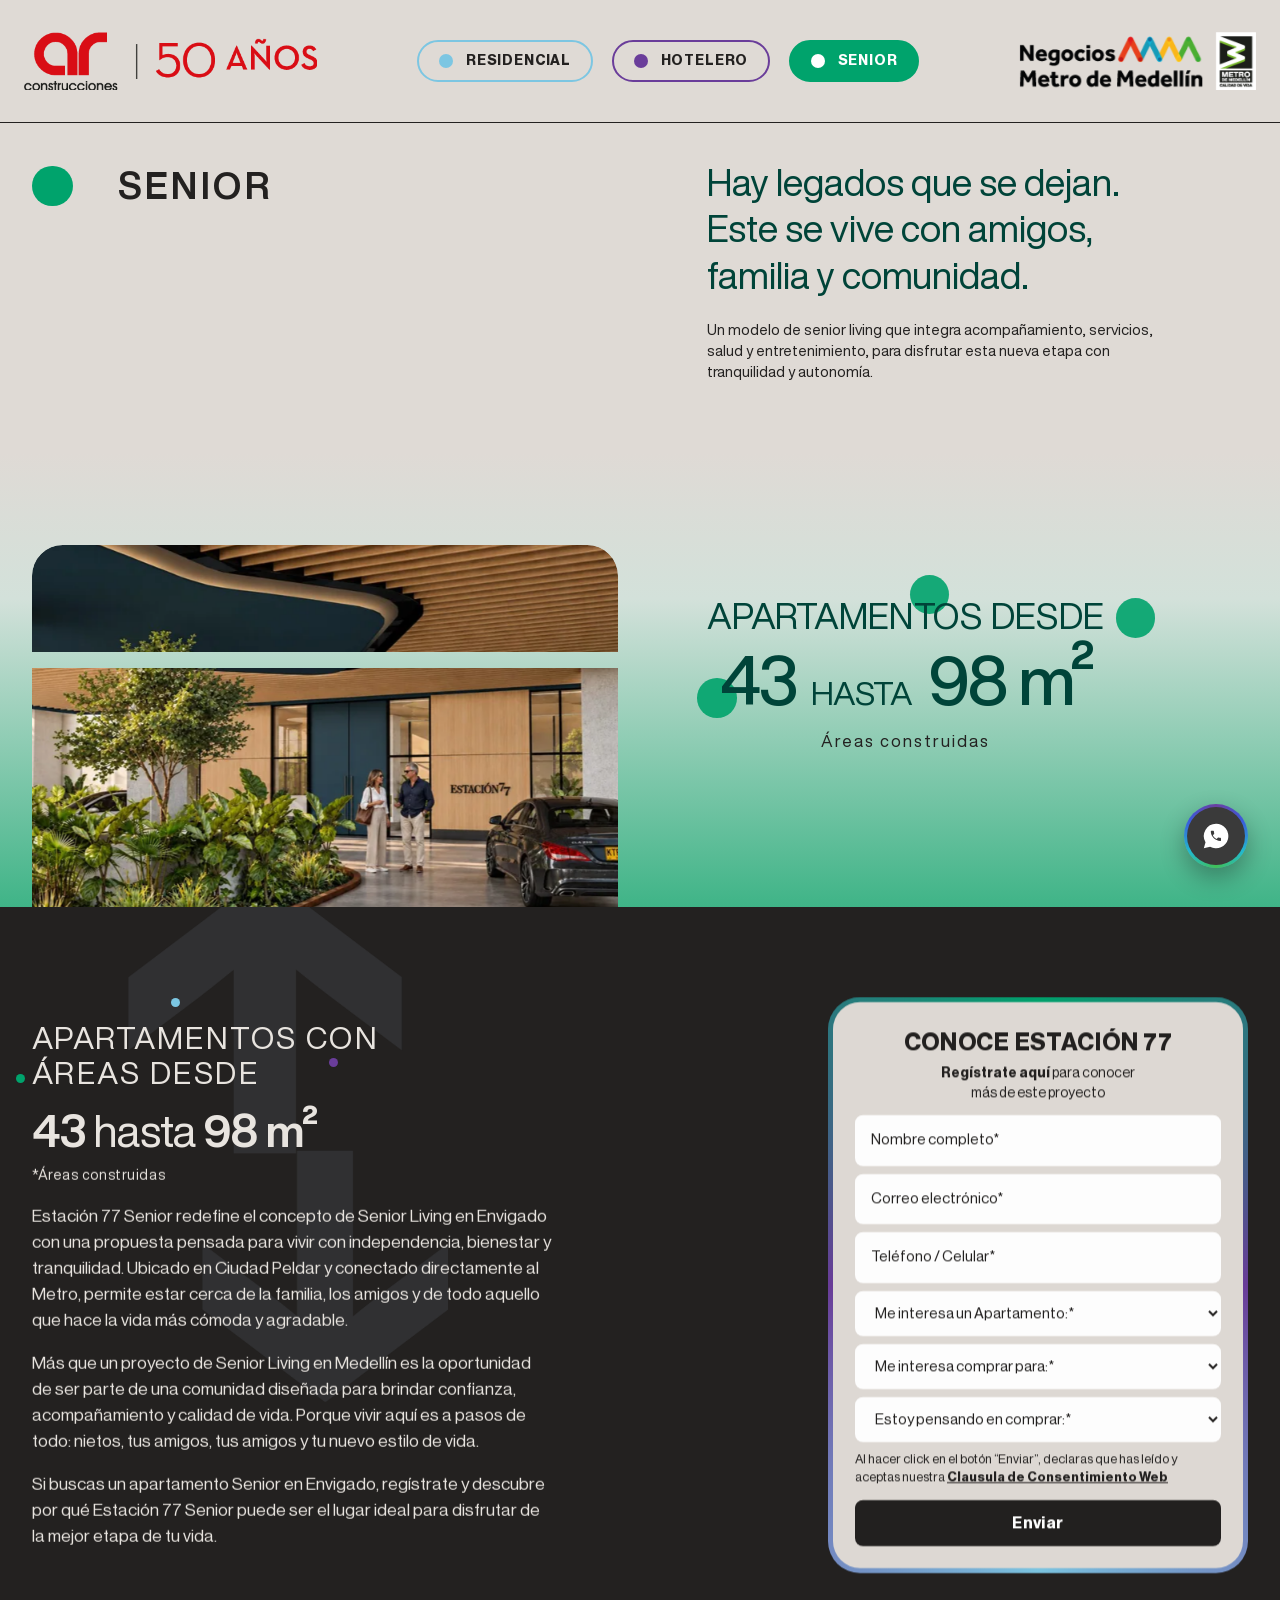
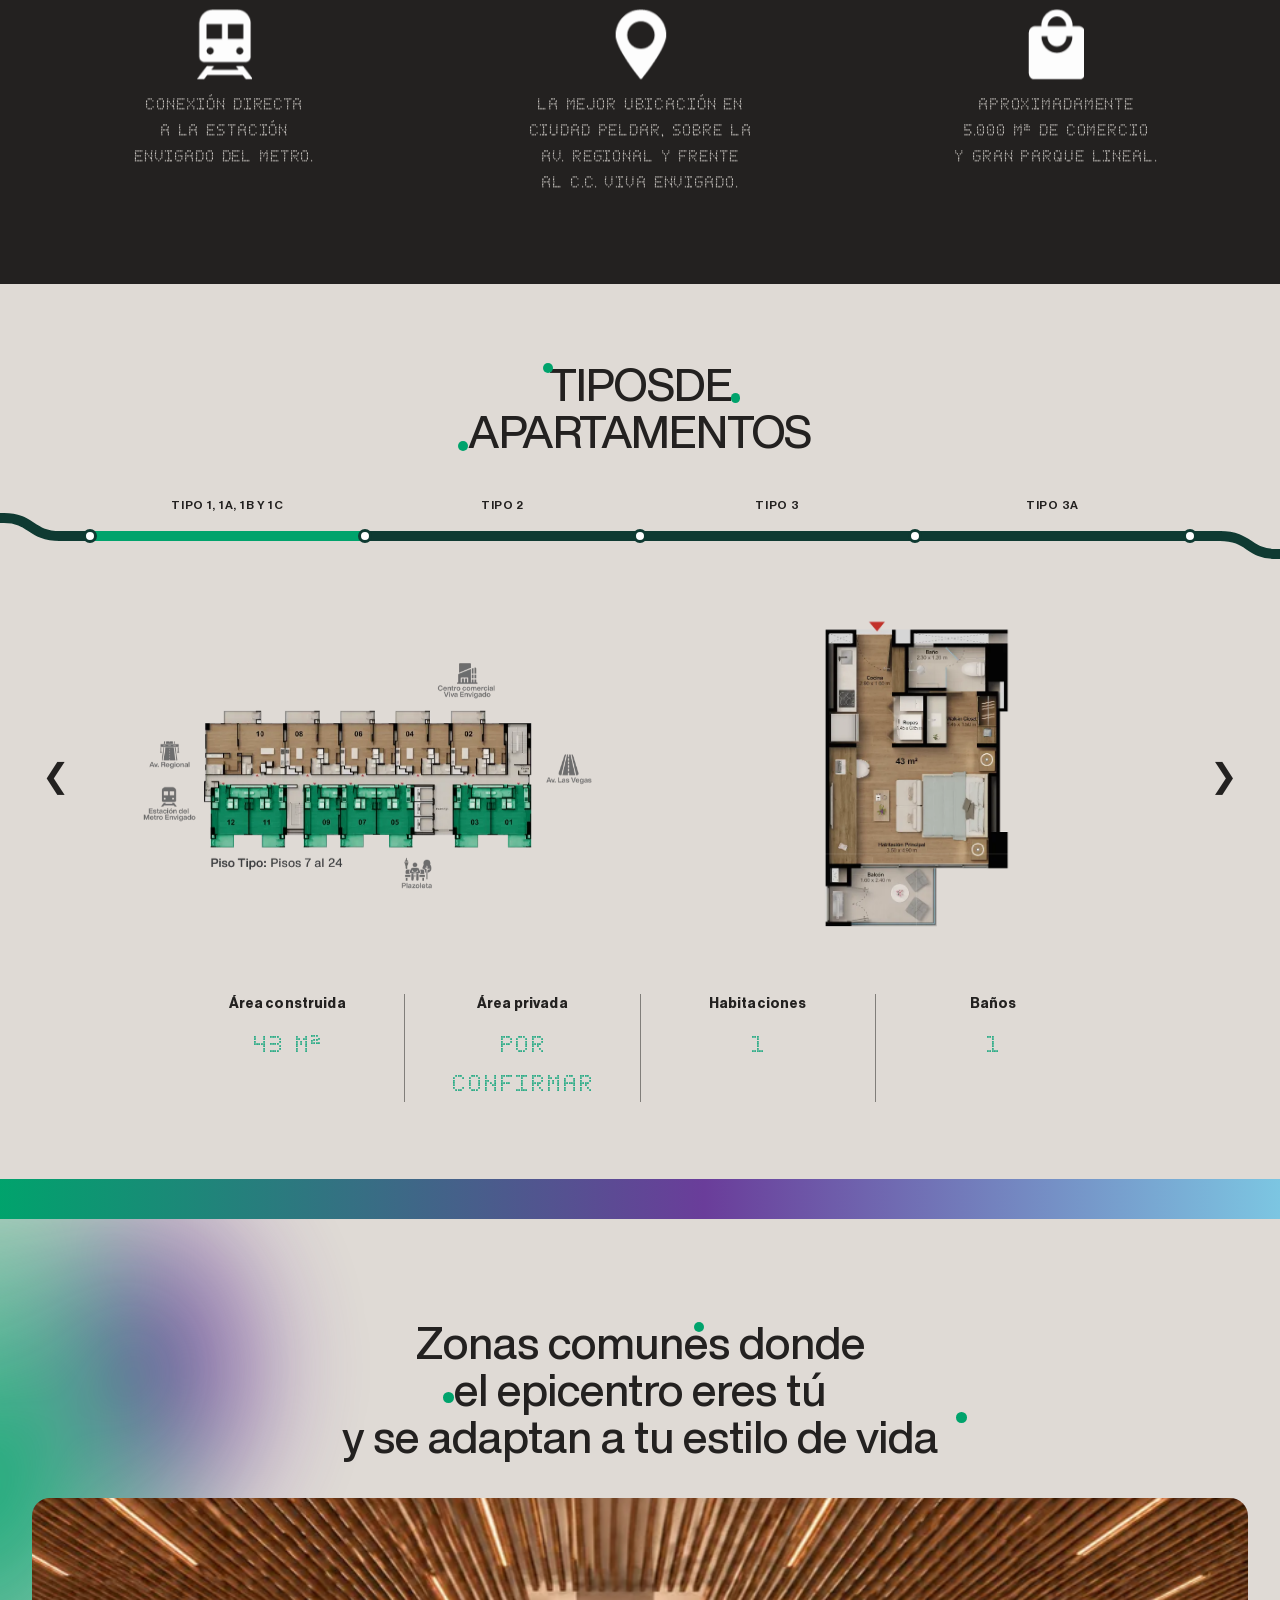
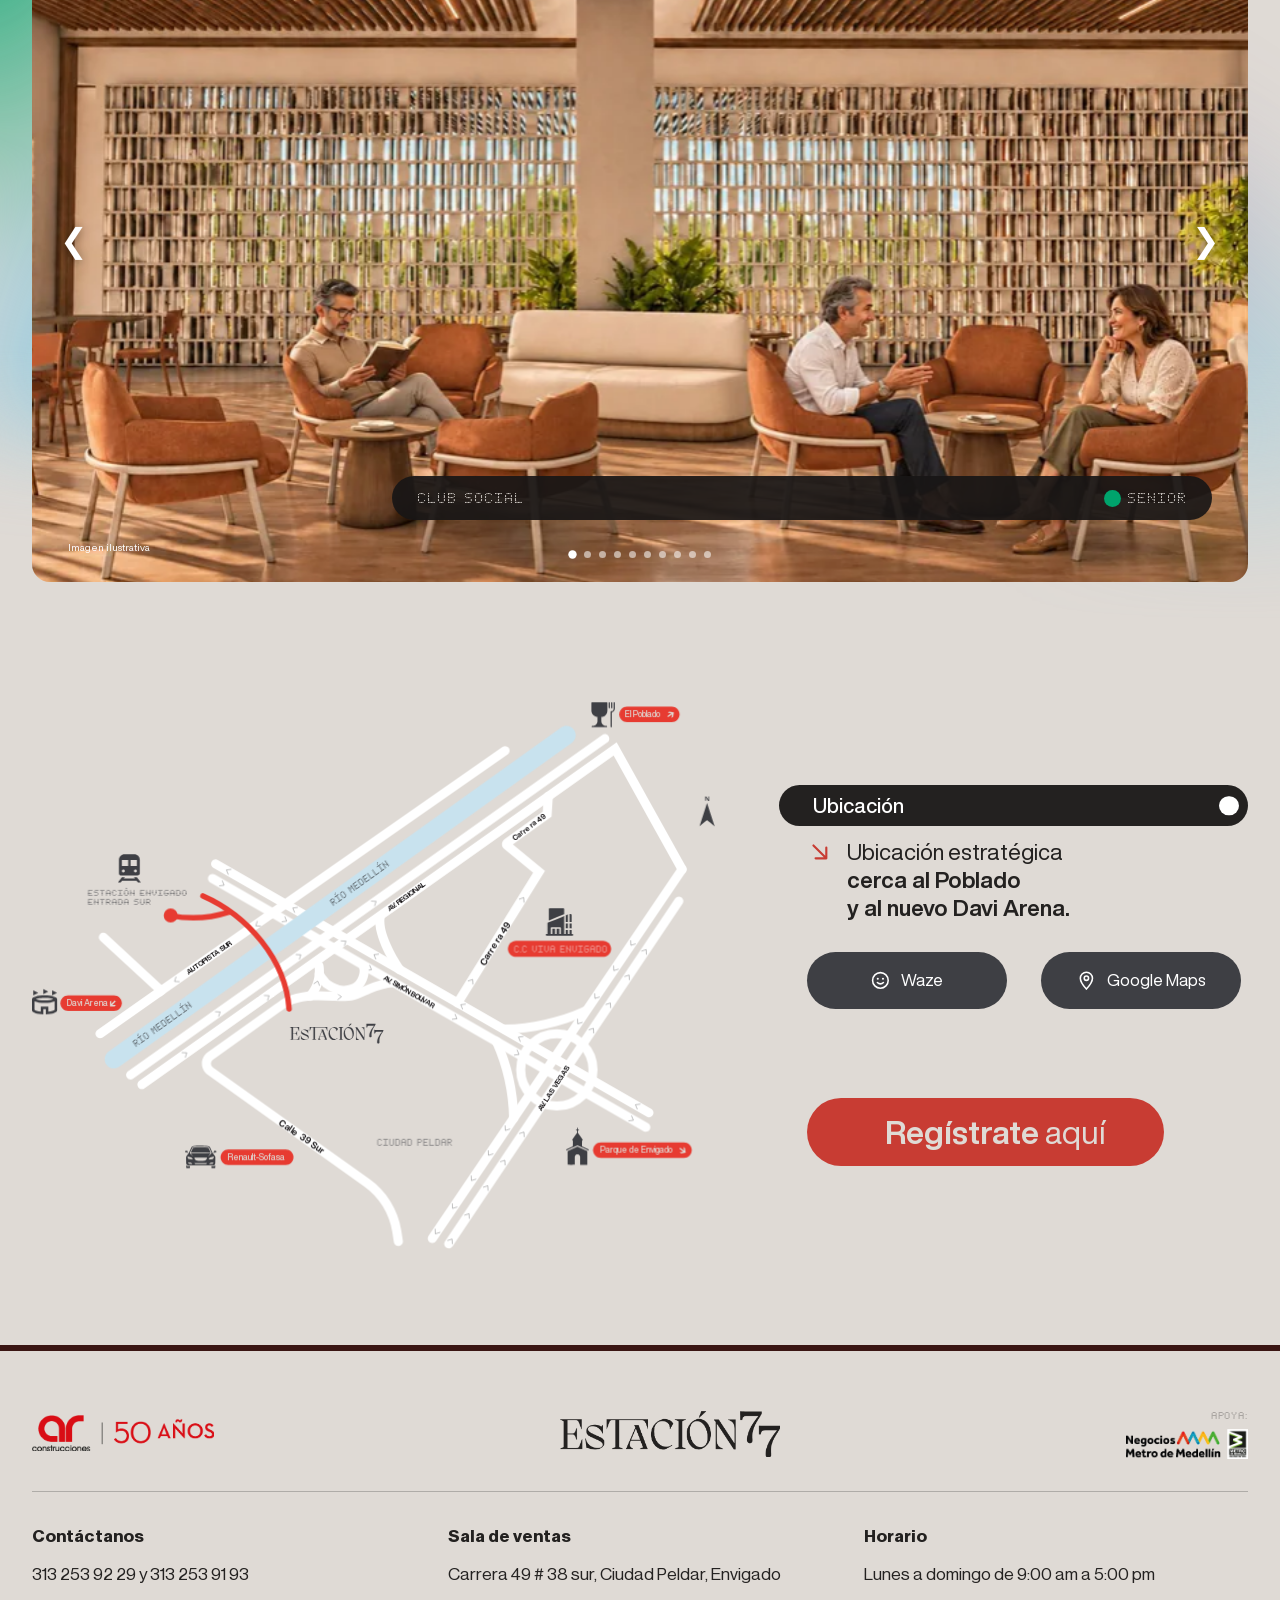
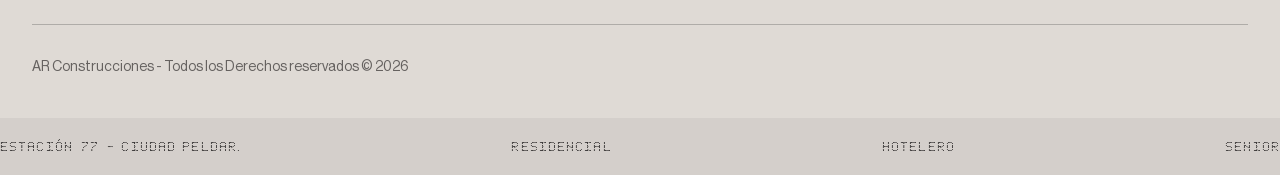
<file: senior.html>
<!doctype html>
<html lang="es">
  <head>
    <meta charset="UTF-8" />
    <meta
      name="viewport"
      content="width=device-width, initial-scale=1.0"
    />
    <link
      href="./css/tailwind.min.css"
      rel="stylesheet"
    />
    <link
      href="./css/main.css?v=20261126"
      rel="stylesheet"
    />
    <link
      rel="icon"
      href="/img/ar-construcciones.ico"
    />
    <link
      rel="shortcut icon"
      href="/img/ar-construcciones.ico"
    />
    <link
      rel="apple-touch-icon"
      href="/img/ar-construcciones.ico"
    />
    <title>AR Construcciones | Estación 77</title>
    <meta
      name="description"
      content="Descubre Estación 77: apartamentos de 66.5 a 102 m² en Ciudad Peldar, Envigado, con conexión directa a la estación Envigado del metro ¡y frente al C.C. Viva Envigado!"
    />
    <meta
      name="keywords"
      content="Estación 77, apartamentos en Envigado, apartamentos Ciudad Peldar, vivienda cerca al metro, apartamentos Estación Envigado, AR Construcciones, proyecto de vivienda Envigado, apartamentos sobre planos Envigado"
    />
    <meta
      name="application-name"
      content="Estación 77"
    />
    <meta
      name="author"
      content="AR Construcciones"
    />
    <meta
      name="robots"
      content="index, follow, max-image-preview:large"
    />
    <meta
      name="theme-color"
      content="#dfdad5"
    />
    <link
      rel="canonical"
      href="https://estacion-77.netlify.app/senior.html"
    />

    <meta
      property="og:type"
      content="website"
    />
    <meta
      property="og:title"
      content="AR Construcciones | Estación 77"
    />
    <meta
      property="og:description"
      content="Descubre Estación 77: apartamentos de 66.5 a 102 m² en Ciudad Peldar, Envigado, con conexión directa a la estación Envigado del metro ¡y frente al C.C. Viva Envigado!"
    />
    <meta
      property="og:url"
      content="https://estacion-77.netlify.app/senior.html"
    />
    <meta
      property="og:site_name"
      content="Estación 77"
    />
    <meta
      property="og:locale"
      content="es_CO"
    />
    <meta
      property="og:image"
      content="https://estacion-77.netlify.app/img/og-estacion-77.jpg"
    />
    <meta
      property="og:image:secure_url"
      content="https://estacion-77.netlify.app/img/og-estacion-77.jpg"
    />
    <meta
      property="og:image:type"
      content="image/jpeg"
    />
    <meta
      property="og:image:width"
      content="1200"
    />
    <meta
      property="og:image:height"
      content="630"
    />
    <meta
      property="og:image:alt"
      content="Fachada del proyecto Estación 77 de AR Construcciones en Ciudad Peldar, Envigado"
    />

    <meta
      name="twitter:card"
      content="summary_large_image"
    />
    <meta
      name="twitter:title"
      content="AR Construcciones | Estación 77"
    />
    <meta
      name="twitter:description"
      content="Descubre Estación 77: apartamentos de 66.5 a 102 m² en Ciudad Peldar, Envigado, con conexión directa a la estación Envigado del metro ¡y frente al C.C. Viva Envigado!"
    />
    <meta
      name="twitter:image"
      content="https://estacion-77.netlify.app/img/og-estacion-77.jpg"
    />
    <meta
      name="twitter:image:alt"
      content="Fachada del proyecto Estación 77 de AR Construcciones en Ciudad Peldar, Envigado"
    />
  </head>
  <body class="theme-senior">
    <header class="site-header">
      <div
        class="container site-header__inner mx-auto flex items-center justify-between"
      >
        <a
          class="site-header__home"
          href="index.html"
          aria-label="Ir al inicio - AR Construcciones 50 años"
        >
          <img
            class="site-header__logo site-header__logo--ar"
            src="./img/logo-ar-construcciones-50.png"
            alt="AR Construcciones - 50 años"
          />
        </a>
        <nav
          class="site-header__nav"
          aria-label="Menú principal"
        >
          <a
            class="mode-pill mode-pill--residencial"
            href="residencial.html"
          >
            <span class="mode-pill__dot"></span>
            Residencial
          </a>
          <a
            class="mode-pill mode-pill--hotelero"
            href="hotelero.html"
          >
            <span class="mode-pill__dot"></span>
            Hotelero
          </a>
          <a
            class="mode-pill mode-pill--senior is-active"
            href="senior.html"
            aria-current="page"
          >
            <span class="mode-pill__dot"></span>
            Senior
          </a>
        </nav>
        <img
          class="site-header__logo site-header__logo--metro"
          src="./img/logo-metro-medellin.png"
          alt="Negocios Metro de Medellín"
        />
        <button
          class="site-header__toggle"
          type="button"
          aria-expanded="false"
          aria-controls="menu-movil"
          aria-label="Abrir menú"
          data-menu-toggle
        >
          <span></span>
          <span></span>
          <span></span>
        </button>
      </div>
      <nav
        class="site-header__mobile"
        id="menu-movil"
        aria-label="Proyectos"
        data-menu
        hidden
      >
          <a
            class="mode-pill mode-pill--residencial"
            href="residencial.html"
          >
            <span class="mode-pill__dot"></span>
            Residencial
          </a>
          <a
            class="mode-pill mode-pill--hotelero"
            href="hotelero.html"
          >
            <span class="mode-pill__dot"></span>
            Hotelero
          </a>
          <a
            class="mode-pill mode-pill--senior is-active"
            href="senior.html"
            aria-current="page"
          >
            <span class="mode-pill__dot"></span>
            Senior
          </a>
        </nav>
    </header>
    <main>
      <!-- Hero: Senior (colors from body.theme-senior) -->
      <section class="res-hero">
        <div class="res-hero__inner container mx-auto px-6 md:px-8">
          <h1 class="res-hero__title">
            <span
              class="res-hero__title-dot"
              aria-hidden="true"
            ></span>
            Senior
          </h1>

          <div class="res-hero__tagline">
            <p class="res-hero__claim">
              Hay legados que se dejan.
              <br />
              Este se vive con amigos,
              <br />
              familia y comunidad.
            </p>
            <p class="res-hero__sub res-hero__sub--text">
              Un modelo de senior living que integra acompañamiento, servicios,
              salud y entretenimiento, para disfrutar esta nueva etapa con
              tranquilidad y autonomía.
            </p>
          </div>

          <!-- Same 3D tilt/parallax as the home hero image (js/hero-window.js) -->
          <figure
            class="res-hero__media"
            data-hero-window
          >
            <img
              data-hero-window-img
              src="./img/gallery/senior/estacion-77-senior-hero.webp"
              alt="Senior – Estación 77"
            />
            <figcaption class="res-hero__caption">
              Imagen ilustrativa
            </figcaption>
          </figure>

          <div class="res-hero__stats">
            <span
              class="res-hero__dot res-hero__dot--1"
              aria-hidden="true"
            ></span>
            <span
              class="res-hero__dot res-hero__dot--2"
              aria-hidden="true"
            ></span>
            <span
              class="res-hero__dot res-hero__dot--3"
              aria-hidden="true"
            ></span>
            <p class="res-hero__stats-label">Apartamentos desde</p>
            <p class="res-hero__stats-range">
              <strong>43</strong>
              <span>hasta</span>
              <strong>98 m²</strong>
            </p>
            <p class="res-hero__stats-note">Áreas construidas</p>
          </div>
        </div>
      </section>
      <section class="intro">
        <div class="container mx-auto relative px-6 md:px-8">
          <div class="intro__bg-indicator">
            <img
              src="./img/direction.png"
              alt=""
            />
          </div>
          <div
            class="grid grid-cols-1 lg:grid-cols-12 items-center gap-x-8 lg:gap-x-12 gap-y-4 intro__row"
          >
            <div class="col-span-1 lg:col-span-7">
              <h3
                class="intro__title"
                data-reveal
              >
                <span class="intro__title-row">
                  <span class="intro__dot intro__dot--1"></span>
                  <span class="intro__dot intro__dot--2"></span>
                  <span class="intro__dot intro__dot--3"></span>
                  Apartamentos con
                  <br />
                  áreas desde
                </span>
                <span class="intro__title-highlight">
                  <strong>43</strong>
                  hasta
                  <strong>98 m²</strong>
                </span>
              </h3>
              <p
                class="intro__subtitle"
                data-reveal
              >
                *Áreas construidas
              </p>
              <p
                class="intro__description"
                data-reveal
              >
                Estación 77 Senior redefine el concepto de Senior Living en Envigado con una propuesta pensada para vivir con independencia, bienestar y tranquilidad. Ubicado en Ciudad Peldar y conectado directamente al Metro, permite estar cerca de la familia, los amigos y de todo aquello que hace la vida más cómoda y agradable.
              </p>
              <p
                class="intro__description"
                data-reveal
              >
                Más que un proyecto de Senior Living en Medellín es la oportunidad de ser parte de una comunidad diseñada para brindar confianza, acompañamiento y calidad de vida. Porque vivir aquí es a pasos de todo: nietos, tus amigos, tus amigos y tu nuevo estilo de vida.
              </p>
              <p
                class="intro__description"
                data-reveal
              >
                Si buscas un apartamento Senior en Envigado, regístrate y descubre por qué Estación 77 Senior puede ser el lugar ideal para disfrutar de la mejor etapa de tu vida.
              </p>
            </div>
            <div class="col-span-1 lg:col-span-5">
              <div
                class="intro__content-form"
                id="registro"
                data-reveal
              >
                <form class="intro__form">
                  <h3 class="intro__form-title">CONOCE ESTACIÓN 77</h3>
                  <fieldset class="intro__fieldset">
                    <legend class="intro__form-legend">
                      <strong>Regístrate aquí</strong>
                      para conocer
                      <br />
                      más de este proyecto
                    </legend>

                    <input
                      class="intro__field"
                      type="text"
                      id="nombre"
                      name="nombre"
                      required
                      autocomplete="name"
                      placeholder="Nombre completo*"
                      aria-label="Nombre completo"
                    />

                    <input
                      class="intro__field"
                      type="email"
                      id="email"
                      name="email"
                      required
                      autocomplete="email"
                      placeholder="Correo electrónico*"
                      aria-label="Correo electrónico"
                    />

                    <input
                      class="intro__field"
                      type="tel"
                      id="telefono"
                      name="telefono"
                      required
                      autocomplete="tel"
                      inputmode="tel"
                      pattern="[0-9]{10}"
                      maxlength="10"
                      title="Escribe un número de 10 dígitos, solo números"
                      placeholder="Teléfono / Celular*"
                      aria-label="Teléfono o celular"
                    />

                    <select
                      class="intro__field"
                      id="apartamento"
                      name="apartamento"
                      aria-label="Me interesa un apartamento"
                      required
                    >
                      <option
                        value=""
                        disabled
                        selected
                      >
                        Me interesa un Apartamento:*
                      </option>
                      <option value="Senior de 43 m2">Senior de 43 m²</option>
                      <option value="Senior de 68 m2">Senior de 68 m²</option>
                      <option value="Senior de 96 m2">Senior de 96 m²</option>
                      <option value="Senior de 98 m2">Senior de 98 m²</option>
                    </select>
                    <select
                      class="intro__field"
                      id="proposito"
                      name="proposito"
                      aria-label="Me interesa comprar para"
                      required
                    >
                      <option
                        value=""
                        disabled
                        selected
                      >
                        Me interesa comprar para:*
                      </option>
                      <option value="Vivienda">Vivienda</option>
                      <option value="Inversion">Inversión</option>
                    </select>
                    <select
                      class="intro__field"
                      id="plazo"
                      name="plazo"
                      aria-label="Estoy pensando en comprar"
                      required
                    >
                      <option
                        value=""
                        disabled
                        selected
                      >
                        Estoy pensando en comprar:*
                      </option>
                      <option value="Dentro de 30 dias">Dentro de 30 días</option>
                      <option value="En 2 a 3 meses">En 2 a 3 meses</option>
                      <option value="En 3 a 6 meses">En 3 a 6 meses</option>
                      <option value="En mas de 6 meses">En más de 6 meses</option>
                    </select>

                    <p class="intro__consent">
                      Al hacer click en el botón “Enviar”, declaras que has
                      leído y aceptas nuestra
                      <a
                        href="https://storeproyectoar.blob.core.windows.net/ar-multimedia-resources-container/CLAUSULA-DE-CONSENTIMIENTO.pdf"
                        target="_blank"
                        rel="noopener"
                      >Clausula de Consentimiento Web</a>
                    </p>

                    <button
                      class="intro__submit"
                      type="submit"
                    >
                      Enviar
                    </button>
                  </fieldset>
                </form>
              </div>
            </div>
          </div>
          <div
            class="grid grid-cols-1 md:grid-cols-12 gap-x-8 gap-y-6 intro__row intro__features"
          >
            <div
              class="col-span-1 md:col-span-4 intro__feature"
              data-reveal
            >
              <img
                src="./img/icono-conexion-directa.png"
                alt="conexión directa estación 77"
              />
              <p class="intro__feature-text">
                Conexión directa
                <br />
                a la estación
                <br />
                Envigado del metro.
              </p>
            </div>

            <div
              class="col-span-1 md:col-span-4 intro__feature"
              data-reveal
            >
              <img
                src="./img/icono-ubicacion.png"
                alt="conexión directa estación 77"
              />
              <p class="intro__feature-text">
                La mejor ubicación en
                <br />
                Ciudad Peldar, sobre la
                <br />
                Av. Regional y frente
                <br />
                al C.C. Viva Envigado.
              </p>
            </div>

            <div
              class="col-span-1 md:col-span-4 intro__feature"
              data-reveal
            >
              <img
                src="./img/icono-comercio.png"
                alt="conexión directa estación 77"
              />
              <p class="intro__feature-text">
                Aproximadamente
                <br />
                5.000 m² de comercio
                <br />
                y gran parque lineal.
              </p>
            </div>
          </div>
        </div>
      </section>
      <!-- Tipos de apartamentos (typology tabs, re-enabled for this page) -->
      <section
        class="tipos"
        id="tipologias"
      >
        <div class="container mx-auto px-6 md:px-8">
          <h3 class="tipos__title">
            <span class="tipos__word tipos__word--dot-tl">Tipos</span>
            <span class="tipos__word tipos__word--dot-br">de</span>
            <br />
            <span class="tipos__word tipos__word--dot-bl">apartamentos</span>
          </h3>
        </div>

        <div
          class="typology-tabs tipos__tabs"
          data-tabs
        >
          <!-- Metro track: a stretch per type; the active one turns light blue -->
          <div class="tipos__track">
            <div
              class="tipos__end tipos__end--left"
              aria-hidden="true"
            >
              <svg
                viewBox="0 0 60 72"
                preserveAspectRatio="none"
              >
                <path d="M-10,25 H4 C32,25 30,43 60,43" />
              </svg>
            </div>
            <div
              class="tipos__stops"
              role="tablist"
              aria-label="Tipos de apartamento"
            >
              <button
                class="tipos__stop is-active"
                data-tab="0"
                type="button"
                role="tab"
              >
                <span class="tipos__label">Tipo 1, 1A, 1B y 1C</span>
                <span class="tipos__bar"></span>
              </button>
              <button
                class="tipos__stop"
                data-tab="1"
                type="button"
                role="tab"
              >
                <span class="tipos__label">Tipo 2</span>
                <span class="tipos__bar"></span>
              </button>
              <button
                class="tipos__stop"
                data-tab="2"
                type="button"
                role="tab"
              >
                <span class="tipos__label">Tipo 3</span>
                <span class="tipos__bar"></span>
              </button>
              <button
                class="tipos__stop"
                data-tab="3"
                type="button"
                role="tab"
              >
                <span class="tipos__label">Tipo 3A</span>
                <span class="tipos__bar"></span>
              </button>
            </div>
            <div
              class="tipos__end tipos__end--right"
              aria-hidden="true"
            >
              <svg
                viewBox="0 0 60 72"
                preserveAspectRatio="none"
              >
                <path d="M0,43 C30,43 28,61 56,61 H70" />
              </svg>
            </div>
          </div>

          <div class="container mx-auto px-6 md:px-8">
            <div class="tipos__stage">
              <button
                class="tipos__arrow tipos__arrow--prev"
                data-tab-prev
                type="button"
                aria-label="Tipo anterior"
              >
                &#10094;
              </button>
              <div class="typology-tabs__panels">
                <div
                  class="typology-tabs__panel is-active"
                  data-panel="0"
                >
                  <div class="typology-detail">
                    <div
                      class="grid grid-cols-1 lg:grid-cols-2 items-center gap-6 lg:gap-4"
                    >
                      <img
                        src="./img/tipologias/senior/estacion-77-tipologia-senior-piso-apartamento-de-43-metros-cuadrados.webp"
                        alt="Planta piso tipo, pisos 7 al 24: ubicación del Tipo 1, 1A, 1B y 1C"
                        width="850"
                        height="420"
                        loading="lazy"
                        class="typology-detail__floorplan"
                      />

                      <img
                        src="./img/tipologias/senior/estacion-77-tipologia-senior-apartamento-de-43-metros-cuadrados.webp"
                        alt="Plano apartamento senior Tipo 1, 1A, 1B y 1C de 43 m²"
                        width="1150"
                        height="700"
                        loading="lazy"
                        class="typology-detail__floorplan"
                      />
                    </div>

                    <div class="typology-specs">
                      <div class="typology-specs__item">
                        <p class="typology-specs__label">Área construida</p>
                        <p class="typology-specs__value">43 m²</p>
                      </div>
                      <div class="typology-specs__item">
                        <p class="typology-specs__label">Área privada</p>
                        <p class="typology-specs__value">Por confirmar</p>
                      </div>
                      <div class="typology-specs__item">
                        <p class="typology-specs__label">Habitaciones</p>
                        <p class="typology-specs__value">1</p>
                      </div>
                      <div class="typology-specs__item">
                        <p class="typology-specs__label">Baños</p>
                        <p class="typology-specs__value">1</p>
                      </div>
                    </div>

                    <!-- 360° tour: hidden, not in the design -->
                    <div
                      class="typology-360"
                      hidden
                    >
                      <iframe
                        class="typology-360__frame"
                        src="https://cgavila.com/recorrido360/AR/estacion77/aptot1/"
                        title="Vista 360° de la habitación principal, Tipología 1"
                        loading="lazy"
                        allow="fullscreen; gyroscope; accelerometer"
                        allowfullscreen
                      ></iframe>
                    </div>
                  </div>
                </div>
                <!-- tab dos -->
                <div
                  class="typology-tabs__panel"
                  data-panel="1"
                >
                  <div class="typology-tabs__panel-inner">
                    <div class="typology-detail">
                      <div
                        class="grid grid-cols-1 lg:grid-cols-2 items-center gap-6 lg:gap-4"
                      >
                        <img
                          src="./img/tipologias/senior/estacion-77-tipologia-senior-piso-apartamento-de-68-metros-cuadrados.webp"
                          alt="Planta piso tipo, pisos 7 al 24: ubicación del Tipo 2"
                          width="850"
                          height="420"
                          loading="lazy"
                          class="typology-detail__floorplan"
                        />

                        <img
                          src="./img/tipologias/senior/estacion-77-tipologia-senior-apartamento-de-68-metros-cuadrados.webp"
                          alt="Plano apartamento senior Tipo 2 de 68 m²"
                          width="1150"
                          height="700"
                          loading="lazy"
                          class="typology-detail__floorplan"
                        />
                      </div>

                      <div class="typology-specs">
                        <div class="typology-specs__item">
                          <p class="typology-specs__label">Área construida</p>
                          <p class="typology-specs__value">68 m²</p>
                        </div>
                        <div class="typology-specs__item">
                          <p class="typology-specs__label">Área privada</p>
                          <p class="typology-specs__value">Por confirmar</p>
                        </div>
                        <div class="typology-specs__item">
                          <p class="typology-specs__label">Habitaciones</p>
                          <p class="typology-specs__value">1</p>
                        </div>
                        <div class="typology-specs__item">
                          <p class="typology-specs__label">Baños</p>
                          <p class="typology-specs__value">2</p>
                        </div>
                      </div>

                      <!-- 360° tour: hidden, not in the design -->
                      <div
                        class="typology-360"
                        hidden
                      >
                        <iframe
                          class="typology-360__frame"
                          src="https://cgavila.com/recorrido360/AR/estacion77/aptot1/"
                          title="Vista 360° de la habitación principal, Tipología 1"
                          loading="lazy"
                          allow="fullscreen; gyroscope; accelerometer"
                          allowfullscreen
                        ></iframe>
                      </div>
                    </div>
                  </div>
                </div>
                <!-- tab 3 -->
                <div
                  class="typology-tabs__panel"
                  data-panel="2"
                >
                  <div class="typology-tabs__panel-inner">
                    <div class="typology-detail">
                      <div
                        class="grid grid-cols-1 lg:grid-cols-2 items-center gap-6 lg:gap-4"
                      >
                        <img
                          src="./img/tipologias/senior/estacion-77-tipologia-senior-piso-apartamento-de-98-metros-cuadrados.webp"
                          alt="Planta piso tipo, pisos 25 al 30: ubicación del Tipo 3"
                          width="850"
                          height="420"
                          loading="lazy"
                          class="typology-detail__floorplan"
                        />

                        <img
                          src="./img/tipologias/senior/estacion-77-tipologia-senior-apartamento-de-98-metros-cuadrados.webp"
                          alt="Plano apartamento senior Tipo 3 de 98 m²"
                          width="1150"
                          height="700"
                          loading="lazy"
                          class="typology-detail__floorplan"
                        />
                      </div>

                      <div class="typology-specs">
                        <div class="typology-specs__item">
                          <p class="typology-specs__label">Área construida</p>
                          <p class="typology-specs__value">98 m²</p>
                        </div>
                        <div class="typology-specs__item">
                          <p class="typology-specs__label">Área privada</p>
                          <p class="typology-specs__value">Por confirmar</p>
                        </div>
                        <div class="typology-specs__item">
                          <p class="typology-specs__label">Habitaciones</p>
                          <p class="typology-specs__value">2</p>
                        </div>
                        <div class="typology-specs__item">
                          <p class="typology-specs__label">Baños</p>
                          <p class="typology-specs__value">3</p>
                        </div>
                      </div>

                      <!-- 360° tour: hidden, not in the design -->
                      <div
                        class="typology-360"
                        hidden
                      >
                        <iframe
                          class="typology-360__frame"
                          src="https://cgavila.com/recorrido360/AR/estacion77/aptot1/"
                          title="Vista 360° de la habitación principal, Tipología 1"
                          loading="lazy"
                          allow="fullscreen; gyroscope; accelerometer"
                          allowfullscreen
                        ></iframe>
                      </div>
                    </div>
                  </div>
                </div>
                <!-- tab 3A -->
                <div
                  class="typology-tabs__panel"
                  data-panel="3"
                >
                  <div class="typology-tabs__panel-inner">
                    <div class="typology-detail">
                      <div
                        class="grid grid-cols-1 lg:grid-cols-2 items-center gap-6 lg:gap-4"
                      >
                        <img
                          src="./img/tipologias/senior/estacion-77-tipologia-senior-piso-apartamento-de-96-metros-cuadrados.webp"
                          alt="Planta piso tipo, pisos 25 al 30: ubicación del Tipo 3A"
                          width="850"
                          height="420"
                          loading="lazy"
                          class="typology-detail__floorplan"
                        />

                        <img
                          src="./img/tipologias/senior/estacion-77-tipologia-senior-apartamento-de-96-metros-cuadrados.webp"
                          alt="Plano apartamento senior Tipo 3A de 96 m²"
                          width="1150"
                          height="700"
                          loading="lazy"
                          class="typology-detail__floorplan"
                        />
                      </div>

                      <div class="typology-specs">
                        <div class="typology-specs__item">
                          <p class="typology-specs__label">Área construida</p>
                          <p class="typology-specs__value">96 m²</p>
                        </div>
                        <div class="typology-specs__item">
                          <p class="typology-specs__label">Área privada</p>
                          <p class="typology-specs__value">Por confirmar</p>
                        </div>
                        <div class="typology-specs__item">
                          <p class="typology-specs__label">Habitaciones</p>
                          <p class="typology-specs__value">1</p>
                        </div>
                        <div class="typology-specs__item">
                          <p class="typology-specs__label">Baños</p>
                          <p class="typology-specs__value">2</p>
                        </div>
                      </div>

                      <!-- 360° tour: hidden, not in the design -->
                      <div
                        class="typology-360"
                        hidden
                      >
                        <iframe
                          class="typology-360__frame"
                          src="https://cgavila.com/recorrido360/AR/estacion77/aptot1/"
                          title="Vista 360° de la habitación principal, Tipología 1"
                          loading="lazy"
                          allow="fullscreen; gyroscope; accelerometer"
                          allowfullscreen
                        ></iframe>
                      </div>
                    </div>
                  </div>
                </div>
              </div>
              <button
                class="tipos__arrow tipos__arrow--next"
                data-tab-next
                type="button"
                aria-label="Tipo siguiente"
              >
                &#10095;
              </button>
            </div>
          </div>
        </div>
      </section>

      <section class="typology">
        <!-- Soft metro-colors glow on the left -->
        <div
          class="typology__glow-wrap"
          aria-hidden="true"
        >
          <div
            class="typology__glow"
            data-typology-parallax="0.12"
          ></div>
        </div>
        <!-- Light blue rail: hidden on this page (it would overlap the typology specs above). -->
        <div
          class="typology__line-end"
          hidden
          data-typology-parallax="0.22"
        >
          <svg
            class="typology__line-svg"
            data-rail-svg
            viewBox="0 0 309 697"
            fill="none"
            xmlns="http://www.w3.org/2000/svg"
            aria-hidden="true"
          >
            <path
              class="rail-base"
              d="M25,30 L25,590 C25,628 50,655 88,655 L309,655"
              stroke="#7cc6e2"
              stroke-width="18"
              stroke-linecap="round"
              stroke-linejoin="round"
            />
            <path
              data-rail-train
              class="rail-train"
              d="M25,30 L25,590 C25,628 50,655 88,655 L309,655"
              stroke-width="18"
              stroke-linecap="round"
              stroke-linejoin="round"
            />
            <circle
              cx="25"
              cy="30"
              r="11"
              fill="#232120"
              stroke="#7cc6e2"
              stroke-width="7"
            />
          </svg>
        </div>
        <div
          class="typology__content container mx-auto pt-24 pb-16 md:pb-20 px-6 md:px-8"
        >
          <h3 class="typology__title-section typology__title-section--dots">
            <span
              class="typology__title-dot typology__title-dot--purple"
            ></span>
            <span class="typology__title-dot typology__title-dot--green"></span>
            <span class="typology__title-dot typology__title-dot--blue"></span>
            Zonas comunes donde
            <br />
            el epicentro eres tú
            <br />
            y se adaptan a tu estilo de vida
          </h3>
          <div
            class="typology__slider"
            data-slider
          >
            <div
              class="typology__track"
              data-track
            >
              <div class="typology__slide is-active">
                <img
                  src="./img/gallery/senior/estacion-77-senior-club-social.webp"
                  alt="Club social – Senior Estación 77"
                  decoding="async"
                />
                <div class="typology__caption">
                  <h4 class="typology__caption-title">Club social</h4>
                  <ul
                    class="typology__caption-modes"
                    aria-label="Disponible para"
                  >
                    <li>
                      <span
                        class="typology__caption-dot typology__caption-dot--senior"
                      ></span>
                      Senior
                    </li>
                  </ul>
                </div>
              </div>
              <div class="typology__slide">
                <img
                  src="./img/gallery/senior/estacion-77-senior-club-social-vista-dos.webp"
                  alt="Club social – Senior Estación 77"
                  loading="lazy"
                  decoding="async"
                />
                <div class="typology__caption">
                  <h4 class="typology__caption-title">Club social</h4>
                  <ul
                    class="typology__caption-modes"
                    aria-label="Disponible para"
                  >
                    <li>
                      <span
                        class="typology__caption-dot typology__caption-dot--senior"
                      ></span>
                      Senior
                    </li>
                  </ul>
                </div>
              </div>
              <div class="typology__slide">
                <img
                  src="./img/gallery/senior/estacion-77-senior-lobby.webp"
                  alt="Lobby – Senior Estación 77"
                  loading="lazy"
                  decoding="async"
                />
                <div class="typology__caption">
                  <h4 class="typology__caption-title">Lobby</h4>
                  <ul
                    class="typology__caption-modes"
                    aria-label="Disponible para"
                  >
                    <li>
                      <span
                        class="typology__caption-dot typology__caption-dot--senior"
                      ></span>
                      Senior
                    </li>
                  </ul>
                </div>
              </div>
              <div class="typology__slide">
                <img
                  src="./img/gallery/senior/estacion-77-senior-lobby-vista-dos.webp"
                  alt="Lobby – Senior Estación 77"
                  loading="lazy"
                  decoding="async"
                />
                <div class="typology__caption">
                  <h4 class="typology__caption-title">Lobby</h4>
                  <ul
                    class="typology__caption-modes"
                    aria-label="Disponible para"
                  >
                    <li>
                      <span
                        class="typology__caption-dot typology__caption-dot--senior"
                      ></span>
                      Senior
                    </li>
                  </ul>
                </div>
              </div>
              <div class="typology__slide">
                <img
                  src="./img/gallery/senior/estacion-77-senior-car-lobby.webp"
                  alt="Car lobby – Senior Estación 77"
                  loading="lazy"
                  decoding="async"
                />
                <div class="typology__caption">
                  <h4 class="typology__caption-title">Car lobby</h4>
                  <ul
                    class="typology__caption-modes"
                    aria-label="Disponible para"
                  >
                    <li>
                      <span
                        class="typology__caption-dot typology__caption-dot--senior"
                      ></span>
                      Senior
                    </li>
                  </ul>
                </div>
              </div>
              <div class="typology__slide">
                <img
                  src="./img/gallery/senior/estacion-77-senior-comedor.webp"
                  alt="Comedor – Senior Estación 77"
                  loading="lazy"
                  decoding="async"
                />
                <div class="typology__caption">
                  <h4 class="typology__caption-title">Comedor</h4>
                  <ul
                    class="typology__caption-modes"
                    aria-label="Disponible para"
                  >
                    <li>
                      <span
                        class="typology__caption-dot typology__caption-dot--senior"
                      ></span>
                      Senior
                    </li>
                  </ul>
                </div>
              </div>
              <div class="typology__slide">
                <img
                  src="./img/gallery/senior/estacion-77-senior-sala-de-juegos.webp"
                  alt="Sala de juegos – Senior Estación 77"
                  loading="lazy"
                  decoding="async"
                />
                <div class="typology__caption">
                  <h4 class="typology__caption-title">Sala de juegos</h4>
                  <ul
                    class="typology__caption-modes"
                    aria-label="Disponible para"
                  >
                    <li>
                      <span
                        class="typology__caption-dot typology__caption-dot--senior"
                      ></span>
                      Senior
                    </li>
                  </ul>
                </div>
              </div>
              <div class="typology__slide">
                <img
                  src="./img/gallery/senior/estacion-77-senior-salon-de-juegos.webp"
                  alt="Salón de juegos – Senior Estación 77"
                  loading="lazy"
                  decoding="async"
                />
                <div class="typology__caption">
                  <h4 class="typology__caption-title">Salón de juegos</h4>
                  <ul
                    class="typology__caption-modes"
                    aria-label="Disponible para"
                  >
                    <li>
                      <span
                        class="typology__caption-dot typology__caption-dot--senior"
                      ></span>
                      Senior
                    </li>
                  </ul>
                </div>
              </div>
              <div class="typology__slide">
                <img
                  src="./img/gallery/senior/estacion-77-senior-piscina.webp"
                  alt="Piscina – Senior Estación 77"
                  loading="lazy"
                  decoding="async"
                />
                <div class="typology__caption">
                  <h4 class="typology__caption-title">Piscina</h4>
                  <ul
                    class="typology__caption-modes"
                    aria-label="Disponible para"
                  >
                    <li>
                      <span
                        class="typology__caption-dot typology__caption-dot--senior"
                      ></span>
                      Senior
                    </li>
                  </ul>
                </div>
              </div>
              <div class="typology__slide">
                <img
                  src="./img/gallery/senior/estacion-77-senior-rooftop.webp"
                  alt="Rooftop – Senior Estación 77"
                  loading="lazy"
                  decoding="async"
                />
                <div class="typology__caption">
                  <h4 class="typology__caption-title">Rooftop</h4>
                  <ul
                    class="typology__caption-modes"
                    aria-label="Disponible para"
                  >
                    <li>
                      <span
                        class="typology__caption-dot typology__caption-dot--senior"
                      ></span>
                      Senior
                    </li>
                  </ul>
                </div>
              </div>
            </div>

            <span class="typology__note">Imagen ilustrativa</span>

            <button
              class="typology__arrow typology__arrow--prev"
              data-prev
              type="button"
              aria-label="Anterior"
            >
              &#10094;
            </button>
            <button
              class="typology__arrow typology__arrow--next"
              data-next
              type="button"
              aria-label="Siguiente"
            >
              &#10095;
            </button>

            <div
              class="typology__dots"
              data-dots
            >
              <button
                class="typology__dot is-active"
                data-dot="0"
                type="button"
                aria-label="Ir a la diapositiva 1"
              ></button>
              <button
                class="typology__dot"
                data-dot="1"
                type="button"
                aria-label="Ir a la diapositiva 2"
              ></button>
              <button
                class="typology__dot"
                data-dot="2"
                type="button"
                aria-label="Ir a la diapositiva 3"
              ></button>
              <button
                class="typology__dot"
                data-dot="3"
                type="button"
                aria-label="Ir a la diapositiva 4"
              ></button>
              <button
                class="typology__dot"
                data-dot="4"
                type="button"
                aria-label="Ir a la diapositiva 5"
              ></button>
              <button
                class="typology__dot"
                data-dot="5"
                type="button"
                aria-label="Ir a la diapositiva 6"
              ></button>
              <button
                class="typology__dot"
                data-dot="6"
                type="button"
                aria-label="Ir a la diapositiva 7"
              ></button>
              <button
                class="typology__dot"
                data-dot="7"
                type="button"
                aria-label="Ir a la diapositiva 8"
              ></button>
              <button
                class="typology__dot"
                data-dot="8"
                type="button"
                aria-label="Ir a la diapositiva 9"
              ></button>
              <button
                class="typology__dot"
                data-dot="9"
                type="button"
                aria-label="Ir a la diapositiva 10"
              ></button>
            </div>
          </div>
        </div>

        <!-- Three ways of living: replaces the typology tabs section below
             (that section is hidden, not removed). -->
        <!-- Hidden on this page: the typology tabs above replace it. -->
        <div
          class="typology-modes"
          hidden
        >
          <div class="typology-modes__content container mx-auto px-6 md:px-8">
            <h3 class="typology-modes__title">
              Conoce más de las tres formas de vivir en
              <br />
              este
              <strong>macroproyecto de apartamentos</strong>
            </h3>
            <nav
              class="typology-modes__pills"
              aria-label="Formas de vivir"
            >
              <a
                class="mode-pill mode-pill--residencial"
                href="residencial.html"
              >
                <span class="mode-pill__dot"></span>
                Residencial
              </a>
              <a
                class="mode-pill mode-pill--hotelero"
                href="hotelero.html"
              >
                <span class="mode-pill__dot"></span>
                Hotelero
              </a>
              <a
                class="mode-pill mode-pill--senior"
                href="senior.html"
              >
                <span class="mode-pill__dot"></span>
                Senior
              </a>
            </nav>
          </div>

          <!-- Metro lines: purple runs edge to edge, light blue enters from
               the left and green leaves to the right. -->
          <div
            class="typology-modes__lines"
            aria-hidden="true"
          >
            <!-- Each line: a base path + an identical `data-rail-train` path
                 that typology-rail-train.js turns into the moving light. -->
            <!-- Purple: drawn in screen pixels (no viewBox stretching) so the
                 moving light keeps its rounded ends. -->
            <svg
              class="typology-modes__line-purple"
              data-rail-svg
              fill="none"
            >
              <line
                x1="0"
                y1="50%"
                x2="100%"
                y2="50%"
                stroke="#6a3d9a"
              />
              <line
                data-rail-train
                class="rail-train"
                x1="0"
                y1="50%"
                x2="100%"
                y2="50%"
                stroke-linecap="round"
              />
            </svg>
            <svg
              class="typology-modes__line typology-modes__line--blue"
              data-rail-svg
              viewBox="0 0 320 160"
              fill="none"
            >
              <path
                d="M-10,20 H15 C70,20 70,140 125,140 H295"
                stroke="#7cc6e2"
                stroke-width="26"
                stroke-linecap="round"
              />
              <path
                data-rail-train
                class="rail-train"
                d="M-10,20 H15 C70,20 70,140 125,140 H295"
                stroke-width="26"
                stroke-linecap="round"
              />
              <circle
                cx="295"
                cy="140"
                r="5"
                fill="#232120"
              />
            </svg>
            <svg
              class="typology-modes__line typology-modes__line--green"
              data-rail-svg
              viewBox="0 0 320 160"
              fill="none"
            >
              <path
                d="M18,20 H195 C250,20 262,140 320,140 H340"
                stroke="#00a36c"
                stroke-width="26"
                stroke-linecap="round"
              />
              <path
                data-rail-train
                class="rail-train"
                d="M18,20 H195 C250,20 262,140 320,140 H340"
                stroke-width="26"
                stroke-linecap="round"
              />
              <circle
                cx="224"
                cy="32"
                r="5"
                fill="#ffffff"
              />
            </svg>
          </div>
        </div>
      </section>

      <section class="ubicacion">
        <div class="container mx-auto pt-8 md:pt-10 pb-24 px-6 md:px-8">
          <div
            class="grid grid-cols-1 md:grid-cols-12 gap-x-16 gap-y-12 items-center"
          >
            <div class="col-span-1 md:col-span-7">
              <svg
                class="ubicacion__map"
                viewBox="0 0 995.27 796.61"
                xmlns="http://www.w3.org/2000/svg"
                role="img"
                aria-label="Mapa de ubicación Estación 77"
              >
                <style type="text/css">
                  .map-st0 {
                    display: none;
                  }
                  .map-st1 {
                    display: inline;
                  }
                  .map-st2 {
                    fill: #ffffff;
                  }
                  .map-st3 {
                    fill: none;
                    stroke: #ffffff;
                    stroke-width: 13.232;
                    stroke-linecap: round;
                    stroke-miterlimit: 10;
                  }
                  .map-st4 {
                    fill: #c8e2ee;
                  }
                  .map-st5 {
                    fill: none;
                    stroke: #e73b31;
                    stroke-width: 7.9392;
                    stroke-linecap: round;
                    stroke-miterlimit: 10;
                  }
                  .map-st6 {
                    fill: #3e3f44;
                  }
                  .map-st7 {
                    font-family: 'FanfareTicker';
                  }
                  .map-st8 {
                    font-size: 15.4268px;
                  }
                  .map-st9 {
                    fill: #131012;
                  }
                  .map-st10 {
                    font-size: 15.4269px;
                  }
                  .map-st11 {
                    font-size: 14.6995px;
                  }
                  .map-st12 {
                    font-family: 'HelveticaNowDisplay-Bold';
                  }
                  .map-st13 {
                    font-size: 10.8312px;
                  }
                  .map-st14 {
                    fill: #e73b31;
                  }
                  .map-st15 {
                    fill: none;
                    stroke: #232120;
                    stroke-width: 0.4205;
                    stroke-linecap: round;
                    stroke-miterlimit: 10;
                  }
                  .map-st16 {
                    font-size: 10.2374px;
                  }
                  .map-st17 {
                    font-size: 13.195px;
                  }
                  .map-st18 {
                    font-size: 13.1951px;
                  }
                  .map-st19 {
                    fill: #f5f5f5;
                  }
                  .map-st20 {
                    fill: #dfdad5;
                  }
                  .map-st21 {
                    font-family: 'HelveticaNowDisplay-Medium';
                  }
                  .map-st22 {
                    font-size: 12.4721px;
                  }
                </style>
                <g
                  id="Capa_2"
                  class="map-st0"
                >
                  <rect
                    y="-17.22"
                    class="map-st1"
                    width="995.27"
                    height="813.83"
                  />
                </g>
                <g id="Capa_1">
                  <g>
                    <path
                      class="map-st2"
                      d="M894.87,626.64c-1.12,0-2.25-0.28-3.29-0.88L259.84,263.05c-3.17-1.82-4.26-5.86-2.44-9.03
			c1.82-3.17,5.86-4.26,9.03-2.44l631.74,362.72c3.17,1.82,4.26,5.86,2.44,9.03C899.39,625.45,897.16,626.64,894.87,626.64z"
                    />
                    <path
                      class="map-st2"
                      d="M899.47,605.37c-1.12,0-2.25-0.28-3.29-0.88L264.44,241.78c-3.17-1.82-4.26-5.86-2.44-9.03
			c1.82-3.17,5.86-4.26,9.03-2.44l631.74,362.71c3.17,1.82,4.26,5.86,2.44,9.03C904,604.18,901.77,605.37,899.47,605.37z"
                    />
                    <circle
                      class="map-st3"
                      cx="765.23"
                      cy="536.29"
                      r="52.72"
                    />
                    <path
                      class="map-st2"
                      d="M689.95,483.56c-3.6,0-6.55-2.88-6.61-6.5c-0.07-3.65,2.84-6.67,6.5-6.74
			c36.62-0.67,78.44-10.01,111.86-24.98c3.33-1.5,7.25,0,8.74,3.33c1.5,3.33,0,7.25-3.33,8.74
			c-34.97,15.67-78.72,25.44-117.03,26.14C690.03,483.56,689.99,483.56,689.95,483.56z"
                    />
                    <path
                      class="map-st2"
                      d="M583.6,788.72c-1.28,0-2.57-0.37-3.7-1.14c-3.03-2.05-3.82-6.16-1.77-9.19L942.3,240.28
			c2.05-3.03,6.16-3.82,9.19-1.77c3.03,2.05,3.82,6.16,1.77,9.19L589.09,785.81C587.81,787.7,585.73,788.72,583.6,788.72z"
                    />
                    <path
                      class="map-st2"
                      d="M607.59,796.61c-1.27,0-2.55-0.36-3.68-1.12c-3.03-2.04-3.84-6.15-1.81-9.18L937.5,286.57
			c2.04-3.03,6.15-3.84,9.18-1.81c3.03,2.04,3.84,6.15,1.81,9.18L613.09,793.68C611.81,795.58,609.72,796.61,607.59,796.61z"
                    />
                    <path
                      class="map-st3"
                      d="M702.18,606.9c-0.68-37.58-9.64-77.69-25.01-111.99"
                    />
                    <path
                      class="map-st2"
                      d="M160.19,564.41c-2.07,0-4.11-0.97-5.4-2.79c-2.11-2.98-1.41-7.11,1.57-9.22L852.33,58.84l101.24,181.93
			c1.78,3.19,0.63,7.22-2.56,9c-3.19,1.78-7.22,0.63-9-2.56L847.95,78.17L164.01,563.19C162.85,564.01,161.52,564.41,160.19,564.41z
			"
                    />
                    <path
                      class="map-st2"
                      d="M143.75,550.35c-2.07,0-4.11-0.97-5.4-2.79c-2.11-2.98-1.41-7.11,1.57-9.22L831.21,48.1
			c2.98-2.11,7.11-1.41,9.22,1.57s1.41,7.11-1.57,9.22l-691.3,490.23C146.41,549.95,145.07,550.35,143.75,550.35z"
                    />
                    <path
                      class="map-st4"
                      d="M119.5,534.15c-4.23,0-8.39-1.97-11.04-5.67c-4.36-6.09-2.96-14.56,3.13-18.92L771.23,37.33
			c6.09-4.36,14.56-2.96,18.92,3.13c4.36,6.09,2.96,14.56-3.13,18.92L127.39,531.61C124.99,533.32,122.24,534.15,119.5,534.15z"
                    />
                    <path
                      class="map-st2"
                      d="M534.13,793.07c-3.21,0-6.02-2.33-6.53-5.6l-2.38-15.28c-4.12-26.47-19.04-50.51-40.94-65.94L256.13,543.44
			c-5.29-3.77-8.44-9.9-8.44-16.4c0-6.5,3.16-12.62,8.44-16.4l97.67-69.69c3.27-2.34,6.55-4.68,9.82-7.01
			c6.27-4.46,12.34-6.18,18.76-8l1-0.29c18.36-5.23,37.26-4.3,55.54-3.4l3.28,0.16c9.23,0.44,17.49,0.65,25.07-1.3
			c4.99-1.29,9.81-3.53,14.92-5.9c2.01-0.93,4.08-1.9,6.18-2.81c12.2-5.29,25.1-8.66,38.32-10.03c3.64-0.37,6.88,2.27,7.26,5.9
			s-2.27,6.88-5.9,7.26c-11.88,1.22-23.46,4.25-34.42,9c-1.94,0.84-3.84,1.73-5.86,2.67c-5.42,2.52-11.03,5.13-17.2,6.72
			c-9.37,2.41-18.68,2.2-29,1.71l-3.29-0.16c-17.21-0.85-35-1.72-51.27,2.91l-1.01,0.29c-5.98,1.7-10.3,2.92-14.71,6.06
			c-3.27,2.32-6.53,4.66-9.8,6.99l-97.67,69.7c-1.84,1.31-2.9,3.36-2.9,5.63c0,2.26,1.06,4.31,2.9,5.63l228.13,162.79
			c24.79,17.46,41.7,44.7,46.37,74.7l2.38,15.28c0.56,3.61-1.91,6.99-5.52,7.55C534.81,793.04,534.47,793.07,534.13,793.07z"
                    />
                    <path
                      class="map-st5"
                      d="M202.14,311.27c28.08,5.59,57.59,3.81,84.8-5.11"
                    />
                    <path
                      class="map-st2"
                      d="M187.71,429.32l-88.16-81.49c-2.68-2.48-2.85-6.67-0.37-9.35c2.48-2.68,6.67-2.85,9.35-0.37l80.34,74.26
			L685.89,65.41c3-2.09,7.12-1.36,9.21,1.64c2.09,3,1.36,7.12-1.64,9.21L187.71,429.32z"
                    />
                    <path
                      class="map-st2"
                      d="M535.84,396.59c-2.09,0-4.15-0.99-5.43-2.84c-1.4-2.01-34.14-49.46-29.56-80.26c0.54-3.61,3.9-6.11,7.52-5.57
			c3.61,0.54,6.11,3.9,5.57,7.52c-3.16,21.26,18.66,58.28,27.33,70.76c2.09,3,1.35,7.12-1.65,9.21
			C538.46,396.2,537.14,396.59,535.84,396.59z"
                    />
                    <path
                      class="map-st5"
                      d="M249.22,282.66c64.56,28.31,120.8,92.46,125.57,164.82"
                    />
                    <path
                      class="map-st2"
                      d="M620.64,445.28c-1.19,0-2.4-0.32-3.48-1c-3.11-1.93-4.06-6-2.13-9.11L730.57,249l-42.11-34.71
			c-2.21-1.82-3.41-4.5-3.32-7.36c0.1-2.86,1.49-5.45,3.81-7.11l55.69-39.85l1.45-22.78c0.23-3.65,3.4-6.41,7.02-6.18
			c3.65,0.23,6.42,3.38,6.18,7.02l-1.85,29.04l-56.45,40.4l46.92,38.67L626.27,442.16C625.02,444.17,622.86,445.28,620.64,445.28z"
                    />
                    <path
                      class="map-st2"
                      d="M99.2,490.19c-2.08,0-4.13-0.98-5.42-2.81c-2.1-2.99-1.39-7.12,1.6-9.22l89.1-62.72
			c2.99-2.1,7.12-1.39,9.22,1.6c2.1,2.99,1.39,7.12-1.6,9.22L103,488.98C101.84,489.79,100.51,490.19,99.2,490.19z"
                    />
                    <text
                      transform="matrix(1 0 0 1 501.815 646.8848)"
                      class="map-st6 map-st7 map-st8"
                    >
                      Ciudad Peldar
                    </text>
                    <text
                      transform="matrix(0.8129 -0.5824 0.5824 0.8129 151.7071 503.8742)"
                      class="map-st9 map-st7 map-st10"
                    >
                      RÍO MEDELLÍN
                    </text>
                    <text
                      transform="matrix(0.8129 -0.5824 0.5824 0.8129 439.2487 298.1374)"
                      class="map-st9 map-st7 map-st10"
                    >
                      RÍO MEDELLÍN
                    </text>
                    <text transform="matrix(1 0 0 1 81.7125 282.3867)">
                      <tspan
                        x="0"
                        y="0"
                        class="map-st6 map-st7 map-st11"
                      >
                        ESTACIÓN ENVIGADO
                      </tspan>
                      <tspan
                        x="0"
                        y="13.41"
                        class="map-st6 map-st7 map-st11"
                      >
                        entrada Sur
                      </tspan>
                    </text>
                    <g>
                      <text
                        transform="matrix(0.5466 -0.8374 0.8374 0.5466 742.9586 596.9603)"
                        class="map-st9 map-st12 map-st13"
                      >
                        AV. LAS VEGAS
                      </text>
                    </g>
                    <g>
                      <text
                        transform="matrix(0.8108 -0.5853 0.5853 0.8108 521.5999 305.7115)"
                        class="map-st9 map-st12 map-st13"
                      >
                        AV. REGIONAL
                      </text>
                    </g>
                    <g>
                      <text
                        transform="matrix(0.8217 -0.5699 0.5699 0.8217 228.432 397.9853)"
                        class="map-st9 map-st12 map-st13"
                      >
                        AUTOPISTA SUR
                      </text>
                    </g>
                    <g class="map-logo">
                      <g>
                        <path
                          class="map-st6"
                          d="M389.71,486.46v6.07h-13.59v-0.16l2.14-1.02v-16.17l-2.14-1.02V474h13.23v6.07h-0.16l-0.63-1.67
					c-0.48-1.35-0.83-2.27-1.07-2.76c-0.24-0.48-0.52-0.8-0.85-0.93c-0.33-0.14-0.89-0.21-1.67-0.21h-4.39v8.4h2.83
					c0.49,0,0.87-0.08,1.14-0.23c0.27-0.16,0.48-0.38,0.65-0.69c0.16-0.3,0.39-0.83,0.69-1.58l0.36-0.93h0.16v7.36h-0.16l-0.38-0.96
					c-0.27-0.73-0.5-1.25-0.67-1.55c-0.17-0.3-0.39-0.53-0.65-0.69c-0.26-0.16-0.63-0.23-1.13-0.23h-2.83v8.65h4.75
					c0.79,0,1.35-0.07,1.67-0.21c0.33-0.14,0.61-0.44,0.85-0.92c0.24-0.48,0.59-1.4,1.07-2.77l0.63-1.67H389.71z"
                        />
                        <g>
                          <path
                            class="map-st6"
                            d="M399.02,484.34l0.69,0.3c0.82,0.37,1.48,0.7,1.96,0.99c0.48,0.29,0.9,0.68,1.24,1.15
						c0.34,0.48,0.51,1.06,0.51,1.76c0,0.77-0.22,1.48-0.66,2.13c-0.44,0.65-1.09,1.17-1.95,1.56c-0.86,0.39-1.89,0.59-3.1,0.59
						c-0.62,0-1.19-0.05-1.7-0.14c-0.51-0.09-1.1-0.23-1.76-0.41c-0.84-0.22-1.5-0.36-1.98-0.41l-0.66-5.9l0.19-0.03
						c0.6,2.27,1.61,3.84,3.03,4.71c1.42,0.87,2.85,1.3,4.3,1.3c1.13,0,1.95-0.19,2.46-0.58c0.5-0.38,0.75-0.88,0.75-1.48
						c0-0.48-0.16-0.9-0.48-1.26c-0.32-0.37-0.71-0.68-1.17-0.95c-0.46-0.27-1.09-0.58-1.89-0.95l-0.71-0.33l-2.03-0.96
						c-0.86-0.38-1.52-0.71-1.98-0.97c-0.46-0.27-0.87-0.65-1.24-1.17c-0.37-0.51-0.55-1.15-0.55-1.92c0-1.28,0.49-2.27,1.48-2.96
						c0.99-0.7,2.21-1.04,3.68-1.04c0.8,0,1.56,0.11,2.26,0.33c0.7,0.22,1.29,0.51,1.77,0.88l0.96-1.15h0.14v5.76h-0.14
						c-0.66-1.56-1.54-2.77-2.64-3.64c-1.1-0.87-2.36-1.3-3.79-1.3c-0.82,0-1.49,0.16-2,0.48c-0.51,0.32-0.77,0.78-0.77,1.39
						c0,0.48,0.17,0.9,0.51,1.28c0.34,0.38,0.71,0.68,1.13,0.92c0.41,0.24,1.05,0.57,1.91,0.99L399.02,484.34z"
                          />
                        </g>
                        <g>
                          <path
                            class="map-st6"
                            d="M457.84,491.5c-1.15-0.89-2.03-2.06-2.62-3.51c-0.6-1.45-0.89-3.01-0.89-4.68c0-2.18,0.45-3.98,1.36-5.42
						c0.91-1.44,1.94-2.49,3.1-3.16c1.16-0.67,2.1-1,2.81-1c1.57,0,2.94,0.44,4.09,1.33c1.15,0.89,2.03,2.06,2.62,3.51
						c0.59,1.45,0.89,3.02,0.89,4.68c0,2.18-0.45,3.99-1.36,5.42c-0.91,1.44-1.94,2.49-3.1,3.16c-1.16,0.67-2.1,1-2.81,1
						C460.35,492.83,458.99,492.38,457.84,491.5z M465.98,489.9c0.81-1.02,1.22-2.58,1.22-4.68c0-0.26-0.02-0.68-0.06-1.26
						c-0.13-1.63-0.49-3.12-1.07-4.46c-0.59-1.35-1.35-2.41-2.31-3.2c-0.95-0.79-2.01-1.18-3.18-1.18c-1.24,0-2.28,0.51-3.1,1.52
						c-0.82,1.02-1.24,2.59-1.24,4.71c0,0.48,0.01,0.84,0.03,1.1c0.13,1.65,0.48,3.16,1.07,4.53c0.59,1.37,1.36,2.46,2.33,3.25
						c0.97,0.8,2.04,1.19,3.21,1.19C464.13,491.43,465.16,490.92,465.98,489.9z M463.36,468.95h2.8v0.16l-4.28,4.01h-0.19
						L463.36,468.95z"
                          />
                        </g>
                        <path
                          class="map-st6"
                          d="M430.41,480.06h-0.16c0,0,0,0,0,0c0,0-1.12-3.75-1.82-4.67c-0.71-0.92-1.62-0.86-2.67-0.88
					c-2.37-0.04-4.74-0.04-7.1-0.04c-1.47,0-2.95,0-4.42,0h-1.65v16.91l2.2,0.96v0.16h-6.75v-0.16l2.22-0.96v-16.91h-1.65
					c-0.64,0-1.09,0.07-1.35,0.21c-0.26,0.14-0.49,0.45-0.71,0.93c-0.22,0.49-0.59,1.48-1.13,2.98c-0.16,0.49-0.33,0.98-0.49,1.45
					h-0.16V474h25.66V480.06z"
                        />
                        <path
                          class="map-st6"
                          d="M436.19,491.66c-1.21-0.82-2.16-1.95-2.85-3.38c-0.7-1.43-1.04-3.03-1.04-4.8c0-2.29,0.52-4.15,1.56-5.6
					c1.04-1.45,2.2-2.49,3.47-3.13c1.27-0.64,2.23-0.96,2.87-0.96c1.48,0,2.71,0.27,3.69,0.82c0.98,0.55,1.66,1.23,2.05,2.03
					l-1.92,3.46h-0.16c0.02-0.15,0.03-0.35,0.03-0.6c0-1.45-0.46-2.54-1.39-3.29c-0.92-0.75-2.03-1.13-3.31-1.13
					c-0.68,0-1.39,0.16-2.14,0.48c-0.75,0.32-1.42,0.97-2,1.94c-0.59,0.97-0.88,2.33-0.88,4.09c0,1.7,0.3,3.28,0.91,4.74
					c0.6,1.45,1.48,2.63,2.64,3.51c1.15,0.89,2.5,1.33,4.04,1.33c0.7,0,1.29-0.1,1.8-0.29c0.5-0.19,1.1-0.48,1.8-0.86l0.11,0.25
					c-0.92,0.62-1.93,1.22-3.03,1.78c-1.11,0.57-1.83,0.85-2.18,0.85C438.74,492.9,437.4,492.48,436.19,491.66z"
                        />
                        <path
                          class="map-st6"
                          d="M449.21,491.4v-16.28l-2.2-0.96V474h6.75v0.16l-2.2,0.96v16.28l2.2,0.96v0.16h-6.75v-0.16L449.21,491.4z"
                        />
                        <path
                          class="map-st6"
                          d="M479.98,474.08h4.47v18.75h-0.99l-10.43-16.06h-0.14v9.25c0,1.43,0.11,2.52,0.33,3.27
					c0.22,0.75,0.59,1.34,1.11,1.77c0.52,0.43,1.34,0.88,2.46,1.36v0.19h-4.5v-16.88l-1.15-1.48v-0.16h2.94l9.64,14.82v-0.03h0.14
					v-8.15c0-1.41-0.11-2.49-0.33-3.25c-0.22-0.76-0.59-1.37-1.13-1.83c-0.53-0.46-1.34-0.91-2.42-1.37V474.08z"
                        />
                        <g>
                          <path
                            class="map-st6"
                            d="M424.49,477.56l5.54,14.82v0.14h-4.69v-0.14l1.98-0.85l-1.59-4.23h-6.01c-0.42,1.12-0.63,1.95-0.63,2.5
						c0,0.57,0.17,1.05,0.51,1.45c0.34,0.4,0.88,0.78,1.63,1.13v0.14h-4.34v-0.14l5.6-13.2l-0.55-1.48v-0.14H424.49z M425.53,486.82
						l-2.64-6.95h-0.14l-2.8,6.84l-0.05,0.11H425.53z"
                          />
                        </g>
                        <path
                          class="map-st6"
                          d="M493.33,488.94c-0.56,0-0.98-0.19-1.26-0.58c-0.28-0.39-0.42-0.86-0.42-1.42c0-1.18,0.14-2.33,0.43-3.45
					c0.29-1.12,0.67-2.2,1.15-3.25c0.48-1.05,1.02-2.05,1.62-3c0.6-0.95,1.21-1.87,1.83-2.76c0.62-0.89,1.26-1.71,1.92-2.47v-0.18
					h-6.78c-1.12,0-1.9,0.19-2.35,0.55c-0.45,0.37-0.73,1.05-0.85,2.02h-1.17c0.02-1.3,0-2.37-0.01-3.22
					c-0.02-0.81-0.01-1.49-0.01-2.18c0.29,0,0.59,0.02,1.29,0.04c0.7,0.02,1.43,0.03,2.19,0.03h9.84v1.17
					c-0.46,0.96-1.02,1.95-1.69,2.98c-0.67,1.03-1.32,2.13-1.95,3.3c-0.63,1.17-1.15,2.43-1.57,3.79c-0.42,1.36-0.63,2.85-0.63,4.47
					c0,0.48,0.02,0.91,0.06,1.29c0.04,0.38,0.06,0.75,0.06,1.11c0,0.5-0.15,0.92-0.43,1.26
					C494.28,488.77,493.87,488.94,493.33,488.94z"
                        />
                        <path
                          class="map-st6"
                          d="M504.79,497.94c-0.56,0-0.98-0.19-1.26-0.58c-0.28-0.39-0.42-0.86-0.42-1.42c0-1.18,0.14-2.33,0.43-3.45
					c0.29-1.12,0.67-2.2,1.15-3.25c0.48-1.05,1.02-2.05,1.62-3c0.6-0.95,1.21-1.87,1.83-2.76c0.62-0.89,1.26-1.71,1.92-2.47v-0.18
					h-6.78c-1.12,0-1.9,0.19-2.35,0.55c-0.45,0.37-0.73,1.05-0.85,2.02h-1.17c0.02-1.3,0-2.37-0.01-3.22
					c-0.02-0.81-0.01-1.49-0.01-2.18c0.29,0,0.59,0.02,1.29,0.04c0.7,0.02,1.43,0.03,2.19,0.03h9.84v1.17
					c-0.46,0.96-1.02,1.95-1.69,2.98c-0.67,1.03-1.32,2.13-1.95,3.3c-0.63,1.17-1.15,2.43-1.57,3.79c-0.42,1.36-0.63,2.85-0.63,4.47
					c0,0.48,0.02,0.91,0.06,1.29c0.04,0.38,0.06,0.75,0.06,1.11c0,0.5-0.15,0.92-0.43,1.26
					C505.74,497.77,505.33,497.94,504.79,497.94z"
                        />
                      </g>
                    </g>
                    <circle
                      class="map-st14"
                      cx="202.14"
                      cy="311.27"
                      r="10.15"
                    />
                    <polyline
                      class="map-st15"
                      points="605.95,785.03 612.44,782.99 612.76,789.73 		"
                    />
                    <polyline
                      class="map-st15"
                      points="630.68,748.1 637.16,746.05 637.48,752.8 		"
                    />
                    <polyline
                      class="map-st15"
                      points="658.02,707.35 664.5,705.3 664.82,712.04 		"
                    />
                    <polyline
                      class="map-st15"
                      points="682.87,670.2 689.36,668.15 689.67,674.9 		"
                    />
                    <polyline
                      class="map-st15"
                      points="710.72,629.07 717.2,627.02 717.52,633.77 		"
                    />
                    <polyline
                      class="map-st15"
                      points="811.99,477.87 818.48,475.82 818.79,482.57 		"
                    />
                    <polyline
                      class="map-st15"
                      points="836.71,440.94 843.2,438.89 843.51,445.64 		"
                    />
                    <polyline
                      class="map-st15"
                      points="864.05,400.18 870.54,398.13 870.85,404.88 		"
                    />
                    <polyline
                      class="map-st15"
                      points="888.91,363.04 895.39,360.99 895.71,367.73 		"
                    />
                    <polyline
                      class="map-st15"
                      points="879.52,352.75 873.03,354.76 872.74,348.01 		"
                    />
                    <polyline
                      class="map-st15"
                      points="854.62,389.56 848.12,391.57 847.84,384.82 		"
                    />
                    <polyline
                      class="map-st15"
                      points="827.08,430.18 820.58,432.19 820.3,425.44 		"
                    />
                    <polyline
                      class="map-st15"
                      points="802.04,467.2 795.55,469.21 795.26,462.47 		"
                    />
                    <polyline
                      class="map-st15"
                      points="635.85,406.69 642.31,404.55 642.72,411.29 		"
                    />
                    <polyline
                      class="map-st15"
                      points="710.41,287.36 716.87,285.21 717.28,291.95 		"
                    />
                    <polyline
                      class="map-st15"
                      points="696.51,622.65 690.02,624.66 689.73,617.92 		"
                    />
                    <polyline
                      class="map-st15"
                      points="671.98,658.89 665.48,660.91 665.2,654.16 		"
                    />
                    <polyline
                      class="map-st15"
                      points="647.07,695.7 640.58,697.72 640.3,690.97 		"
                    />
                    <polyline
                      class="map-st15"
                      points="619.53,736.32 613.04,738.34 612.76,731.59 		"
                    />
                    <polyline
                      class="map-st15"
                      points="594.5,773.35 588,775.36 587.72,768.61 		"
                    />
                    <polyline
                      class="map-st15"
                      points="882.31,593.47 879.71,587.19 886.4,586.29 		"
                    />
                    <polyline
                      class="map-st15"
                      points="711.76,494.87 709.16,488.58 715.85,487.69 		"
                    />
                    <polyline
                      class="map-st15"
                      points="627.63,447.69 625.04,441.41 631.73,440.51 		"
                    />
                    <polyline
                      class="map-st15"
                      points="501.07,374.76 498.47,368.47 505.16,367.58 		"
                    />
                    <polyline
                      class="map-st15"
                      points="382.73,306.68 380.14,300.4 386.83,299.5 		"
                    />
                    <polyline
                      class="map-st15"
                      points="285.94,251.16 283.34,244.88 290.04,243.98 		"
                    />
                    <polyline
                      class="map-st15"
                      points="277.41,260.85 279.99,267.15 273.29,268.02 		"
                    />
                    <polyline
                      class="map-st15"
                      points="368.64,313.27 371.22,319.56 364.53,320.44 		"
                    />
                    <polyline
                      class="map-st15"
                      points="492.32,384.04 494.9,390.33 488.2,391.21 		"
                    />
                    <polyline
                      class="map-st15"
                      points="616.82,455.42 619.41,461.71 612.71,462.59 		"
                    />
                    <polyline
                      class="map-st15"
                      points="707.33,507.59 709.92,513.88 703.22,514.76 		"
                    />
                    <polyline
                      class="map-st15"
                      points="874.11,603.53 876.69,609.82 869.99,610.7 		"
                    />
                    <g>
                      <text
                        transform="matrix(0.8629 0.5053 -0.5053 0.8629 510.8436 403.6108)"
                        class="map-st9 map-st12 map-st16"
                      >
                        AV. SIMÓN BOLÍVAR
                      </text>
                    </g>
                    <g>
                      <text
                        transform="matrix(0.8241 0.5664 -0.5664 0.8241 358.4993 615.0852)"
                        class="map-st9 map-st12 map-st17"
                      >
                        Calle 39 Sur
                      </text>
                    </g>
                    <g>
                      <text
                        transform="matrix(0.5285 -0.849 0.849 0.5285 659.5678 385.6509)"
                        class="map-st9 map-st12 map-st18"
                      >
                        Carrera 49
                      </text>
                    </g>
                    <polyline
                      class="map-st15"
                      points="445.63,425.64 451.04,429.78 445.7,433.91 		"
                    />
                    <path
                      class="map-st2"
                      d="M405.41,435.4c-1.55,0-3.1-0.54-4.36-1.64c-2.75-2.41-3.02-6.59-0.61-9.34
			c9.18-10.47,13.46-24.94,11.44-38.72c-0.53-3.62,1.97-6.98,5.59-7.51c3.61-0.53,6.98,1.97,7.51,5.59
			c2.58,17.57-2.87,36.02-14.58,49.37C409.08,434.64,407.25,435.4,405.41,435.4z"
                    />
                    <polyline
                      class="map-st15"
                      points="411.1,410.61 416.71,406.76 418.98,413.12 		"
                    />
                    <path
                      class="map-st2"
                      d="M455.47,427.02c-1,0-2.01-0.04-3.02-0.11c-8.8-0.66-17.76-4.14-25.9-10.08
			c-4.17-3.04-12.04-14.04-13.71-17.01c-1.79-3.18-0.67-7.22,2.51-9.01c3.18-1.79,7.22-0.67,9.01,2.51c1.61,2.86,8.16,11.4,10,12.84
			c6.12,4.47,12.72,7.09,19.07,7.56c6.72,0.51,13.34-1.58,17.71-5.57c4.39-4,7.52-13.56,6.19-18.93c-0.87-3.55,1.3-7.13,4.85-8
			c3.55-0.87,7.13,1.3,8,4.85c2.46,10.02-2.17,24.61-10.13,31.87C473.64,423.78,464.81,427.02,455.47,427.02z"
                    />
                    <polyline
                      class="map-st15"
                      points="267.46,451.55 274.25,451.88 272.21,458.32 		"
                    />
                    <polyline
                      class="map-st15"
                      points="385.12,368.22 391.91,368.55 389.86,374.98 		"
                    />
                    <polyline
                      class="map-st15"
                      points="333.08,326.72 326.29,326.39 328.34,319.95 		"
                    />
                    <polyline
                      class="map-st15"
                      points="214.65,407.73 207.86,407.4 209.91,400.97 		"
                    />
                    <polyline
                      class="map-st15"
                      points="494.86,290.25 501.65,290.59 499.61,297.02 		"
                    />
                    <polyline
                      class="map-st15"
                      points="218.83,511.17 225.62,511.51 223.58,517.94 		"
                    />
                    <polyline
                      class="map-st15"
                      points="338.81,427.84 345.6,428.17 343.55,434.61 		"
                    />
                    <polyline
                      class="map-st15"
                      points="450.87,348.33 457.67,348.66 455.62,355.1 		"
                    />
                    <path
                      class="map-st14"
                      d="M832.49,371.6H705.69c-6.51,0-11.79-5.28-11.79-11.79v0c0-6.51,5.28-11.79,11.79-11.79h126.81
			c6.51,0,11.79,5.28,11.79,11.79v0C844.29,366.32,839.01,371.6,832.49,371.6z"
                    />
                    <text
                      transform="matrix(1 0 0 1 702.1783 365.0703)"
                      class="map-st19 map-st7 map-st8"
                    >
                      C.C VIVA ENVIGADO
                    </text>
                    <g>
                      <text
                        transform="matrix(0.8054 -0.5927 0.5927 0.8054 703.7241 202.2008)"
                        class="map-st9 map-st12 map-st13"
                      >
                        Carrera 49
                      </text>
                    </g>
                    <g>
                      <g
                        id="_x33_dZK0g_00000163769132203131565030000010136752274260298904_"
                      >
                        <g>
                          <g>
                            <path
                              class="map-st6"
                              d="M141.95,252.89c-3.91,0-7.83,0-11.74,0c-1.63,0-2.86-0.84-3.29-2.27c-0.1-0.33-0.15-0.7-0.15-1.05
							c-0.01-6.55-0.02-13.09,0-19.64c0.01-4.45,3.58-8.04,8.03-8.07c4.78-0.03,9.56-0.03,14.34,0c4.43,0.03,8.01,3.6,8.03,8.02
							c0.03,6.57,0.01,13.15,0.01,19.72c0,1.93-1.42,3.27-3.44,3.28C149.8,252.9,145.88,252.89,141.95,252.89z M140.23,239.18
							c0-2.99,0-5.94,0-8.9c-3.08,0-6.13,0-9.21,0c0,2.98,0,5.93,0,8.9C134.09,239.18,137.15,239.18,140.23,239.18z M152.91,230.29
							c-3.09,0-6.15,0-9.21,0c0,2.99,0,5.94,0,8.89c3.08,0,6.14,0,9.21,0C152.91,236.21,152.91,233.26,152.91,230.29z
							 M148.62,246.27c0.01,1.21,0.98,2.16,2.18,2.15c1.18-0.01,2.13-0.97,2.14-2.16c0.01-1.2-0.98-2.18-2.17-2.18
							C149.57,244.09,148.61,245.06,148.62,246.27z M135.32,246.25c0-1.2-0.98-2.18-2.17-2.17c-1.18,0.01-2.14,0.97-2.15,2.16
							c-0.01,1.2,0.96,2.18,2.16,2.18C134.36,248.42,135.32,247.46,135.32,246.25z"
                            />
                            <path
                              class="map-st6"
                              d="M135.32,255.34c-0.56,0.74-1.06,1.39-1.6,2.1c5.51,0,10.95,0,16.48,0c-0.53-0.69-1.03-1.35-1.56-2.05
							c0.11-0.02,0.18-0.05,0.26-0.05c1.17,0,2.33-0.01,3.5,0.01c0.15,0,0.34,0.08,0.43,0.19c1.93,2.5,3.84,5.01,5.76,7.52
							c0.02,0.02,0.02,0.05,0.04,0.12c-0.1,0.01-0.19,0.03-0.28,0.03c-1.14,0-2.28,0.01-3.42-0.01c-0.18,0-0.4-0.12-0.52-0.26
							c-0.58-0.72-1.12-1.47-1.7-2.19c-0.12-0.15-0.36-0.29-0.55-0.29c-6.8-0.01-13.61-0.01-20.41,0c-0.19,0-0.43,0.14-0.55,0.28
							c-0.57,0.71-1.12,1.43-1.66,2.17c-0.16,0.21-0.32,0.31-0.6,0.31c-1.21-0.02-2.42-0.01-3.7-0.01c0.11-0.16,0.18-0.27,0.26-0.38
							c1.84-2.41,3.68-4.82,5.52-7.22c0.09-0.11,0.23-0.25,0.35-0.25C132.67,255.33,133.95,255.34,135.32,255.34z"
                            />
                          </g>
                        </g>
                      </g>
                    </g>
                    <g>
                      <g
                        id="kH5Btm_00000181075223021396082760000007711003170284136320_"
                      >
                        <g>
                          <g>
                            <path
                              class="map-st6"
                              d="M787.94,340.65c-12.57,0-25.14,0-37.71,0c-0.11-0.03-0.23-0.06-0.34-0.09c-0.47-0.14-0.81-0.58-0.83-1.07
							c-0.02-0.49,0.27-0.96,0.75-1.12c0.22-0.07,0.46-0.08,0.69-0.09c0.34-0.01,0.69,0,1.06,0c0-0.22,0-0.38,0-0.54
							c0-4.97,0-9.93,0-14.9c0-0.79,0.21-1.11,0.93-1.4c7.14-2.86,14.28-5.72,21.42-8.57c0.64-0.25,1.27-0.51,1.97-0.79
							c0,8.76,0,17.46,0,26.18c0.78,0,1.52,0,2.31,0c0-1.96,0-3.89,0-5.84c1.03,0,2.02,0,3.02,0c0,1.95,0,3.88,0,5.84
							c0.81,0,1.6,0,2.43,0c0-1.96,0-3.9,0-5.84c1.04,0,2.04,0,3.08,0c0,1.96,0,3.9,0,5.86c0.32,0,0.6,0.02,0.87,0
							c0.72-0.06,1.24,0.21,1.51,0.9c0,0.18,0,0.37,0,0.55C788.91,340.25,788.51,340.56,787.94,340.65z M771.13,338.25
							c0-0.15,0-0.28,0-0.4c0-2.75,0-5.5,0-8.25c0-0.95-0.44-1.38-1.39-1.38c-4.04,0-8.08,0-12.12,0c-0.97,0-1.41,0.43-1.41,1.41
							c0,2.74,0,5.47,0,8.21c0,0.14,0.01,0.27,0.02,0.4c0.79,0,1.54,0,2.33,0c0-2.57,0-5.11,0-7.65c1.33,0,2.63,0,3.95,0
							c0,2.57,0,5.1,0,7.65c0.79,0,1.55,0,2.34,0c0-2.57,0-5.11,0-7.66c1.32,0,2.6,0,3.93,0c0,2.56,0,5.11,0,7.67
							C769.59,338.25,770.34,338.25,771.13,338.25z"
                            />
                            <path
                              class="map-st6"
                              d="M753.51,318.52c0-0.19,0-0.33,0-0.48c0-5.32,0-10.64,0-15.95c0-1.03,0.41-1.45,1.44-1.45
							c6.49,0,12.98,0,19.47,0c1.02,0,1.45,0.43,1.45,1.45c0,2.25,0,4.51,0,6.76c0,0.24-0.06,0.36-0.3,0.46
							c-7.27,3.03-14.53,6.07-21.79,9.1C753.72,318.44,753.65,318.47,753.51,318.52z"
                            />
                            <path
                              class="map-st6"
                              d="M783.67,308.97c0.55,0,1.09-0.02,1.62,0.01c0.72,0.04,1.32,0.63,1.41,1.35c0.02,0.14,0.03,0.29,0.03,0.43
							c0,3.15,0,6.31,0,9.46c0,0.12-0.01,0.23-0.02,0.38c-1.01,0-2.01,0-3.04,0C783.67,316.74,783.67,312.88,783.67,308.97z"
                            />
                            <path
                              class="map-st6"
                              d="M781.2,309.94c0,3.57,0,7.1,0,10.65c-1,0-1.98,0-3.01,0c0-0.16,0-0.3,0-0.44c0-2.87,0-5.73-0.01-8.6
							c0-0.31,0.08-0.46,0.38-0.57C779.44,310.66,780.3,310.3,781.2,309.94z"
                            />
                            <path
                              class="map-st6"
                              d="M786.7,323.05c0.01,0.13,0.02,0.24,0.02,0.36c0,2.06-0.01,4.11,0.01,6.17c0,0.32-0.09,0.42-0.42,0.42
							c-0.88-0.02-1.76-0.01-2.66-0.01c0-2.33,0-4.62,0-6.94C784.67,323.05,785.67,323.05,786.7,323.05z"
                            />
                            <path
                              class="map-st6"
                              d="M781.21,323.05c0,2.31,0,4.6,0,6.93c-0.95,0-1.88,0.01-2.82-0.01c-0.07,0-0.18-0.16-0.19-0.26
							c-0.02-0.4-0.01-0.81-0.01-1.21c0-1.67,0-3.33,0-5c0-0.14,0-0.28,0-0.46C779.21,323.05,780.19,323.05,781.21,323.05z"
                            />
                          </g>
                        </g>
                      </g>
                    </g>
                    <g
                      id="i9jV26_00000168829210880232910900000002276777343150935452_"
                    >
                      <g>
                        <g>
                          <path
                            class="map-st6"
                            d="M985.94,137.61v1.76c0,1.23,0.01,2.32,0.04,3.26c-0.23-0.44-0.63-1.11-1.19-2.02l-1.88-2.99h-1.42v6.42
						h1.23v-1.46c0-1.47-0.01-2.55-0.04-3.26c0.29,0.55,0.69,1.22,1.2,2.02l1.87,2.99h1.42v-6.72H985.94z"
                          />
                        </g>
                        <path
                          class="map-st6"
                          d="M984.16,147.37l0.36,1.11l0,0L984.16,147.37C984.16,147.37,984.16,147.37,984.16,147.37L984.16,147.37
					l-0.34,1.11l-10.59,32.68l0,0l0,0c0,0,5.51-4.62,7.98-6.62c1.97-1.6,2.46-2.36,3.16-2.19c0.55,0.15,1.18,0.9,2.76,2.18
					c2.47,2,5.72,4.85,8.14,6.91l0,0l0,0L984.16,147.37z"
                        />
                      </g>
                    </g>
                    <g>
                      <path
                        class="map-st14"
                        d="M932.71,29.41h-65.2c-6.26,0-11.33-5.07-11.33-11.33v0c0-6.26,5.07-11.33,11.33-11.33h65.2
				c6.26,0,11.33,5.07,11.33,11.33v0C944.04,24.34,938.97,29.41,932.71,29.41z"
                      />
                      <g>
                        <g>
                          <g>
                            <g>
                              <g>
                                <g>
                                  <path
                                    class="map-st20"
                                    d="M933.29,18.05l-5.93,4.08l-1.12-1.73l5.88-4.06c-0.57-0.08-1.23-0.18-1.97-0.31l-3.37-0.57l2.15-1.59
										l6.87,1.16l-1.13,6.7l-2.3,1.5l0.55-3.24C933.05,19.27,933.17,18.62,933.29,18.05z"
                                  />
                                </g>
                              </g>
                            </g>
                          </g>
                          <text
                            transform="matrix(1 0 0 1 864.4898 22.3896)"
                            class="map-st20 map-st21 map-st22"
                          >
                            El Poblado
                          </text>
                        </g>
                      </g>
                    </g>
                    <g>
                      <path
                        class="map-st14"
                        d="M119.68,450.4H52.74c-6.26,0-11.33-5.07-11.33-11.33v0c0-6.26,5.07-11.33,11.33-11.33h66.94
				c6.26,0,11.33,5.07,11.33,11.33v0C131,445.33,125.93,450.4,119.68,450.4z"
                      />
                      <g>
                        <g>
                          <g>
                            <g>
                              <g>
                                <g>
                                  <path
                                    class="map-st20"
                                    d="M119.08,441.68l3.28,0.01l-1.86,2.01l-6.8-0.02l0.02-6.97l1.93-1.85l-0.01,3.41
										c0,0.75-0.01,1.41-0.03,1.99l5-5.11l1.51,1.4l-5.02,5.15C117.68,441.68,118.34,441.68,119.08,441.68z"
                                  />
                                </g>
                              </g>
                            </g>
                          </g>
                          <text
                            transform="matrix(1 0 0 1 50.4962 443.3828)"
                            class="map-st20 map-st21 map-st22"
                          >
                            Davi Arena
                          </text>
                        </g>
                      </g>
                    </g>
                    <g>
                      <path
                        class="map-st14"
                        d="M950.49,664.6H829.28c-6.26,0-11.33-5.07-11.33-11.33l0,0c0-6.26,5.07-11.33,11.33-11.33h121.22
				c6.26,0,11.33,5.07,11.33,11.33l0,0C961.82,659.53,956.75,664.6,950.49,664.6z"
                      />
                      <g>
                        <g>
                          <g>
                            <g>
                              <g>
                                <g>
                                  <path
                                    class="map-st20"
                                    d="M949.37,655.74l-5.71-4.37l1.29-1.6l5.68,4.34c-0.1-0.57-0.21-1.23-0.32-1.96l-0.5-3.38l2.18,1.55
										l1.03,6.89l-6.73,1l-2.13-1.72l3.25-0.48C948.14,655.9,948.8,655.81,949.37,655.74z"
                                  />
                                </g>
                              </g>
                            </g>
                          </g>
                        </g>
                      </g>
                      <g>
                        <text
                          transform="matrix(1 0 0 1 827.9962 657.5762)"
                          class="map-st20 map-st21 map-st22"
                        >
                          Parque de Envigado
                        </text>
                      </g>
                    </g>
                    <g>
                      <path
                        class="map-st14"
                        d="M369.95,675.08h-83.7c-6.26,0-11.33-5.07-11.33-11.33v0c0-6.26,5.07-11.33,11.33-11.33h83.7
				c6.26,0,11.33,5.07,11.33,11.33v0C381.28,670.01,376.2,675.08,369.95,675.08z"
                      />
                      <g>
                        <text
                          transform="matrix(1 0 0 1 284.9727 668.0586)"
                          class="map-st20 map-st21 map-st22"
                        >
                          Renault-Sofasa
                        </text>
                      </g>
                    </g>
                    <g
                      id="iyA4PB_00000057133061422349549530000007632701633797962173_"
                    >
                      <g>
                        <path
                          class="map-st6"
                          d="M809.61,654.68c0,6.7,0,13.27,0,19.9c-3.47,0-6.87,0-10.41,0c-0.02-0.41-0.04-0.8-0.04-1.18
					c0-3.25,0-6.51,0-9.76c0-0.85-0.05-1.67-0.53-2.43c-0.94-1.5-2.66-2.22-4.37-1.79c-1.58,0.39-2.79,1.9-2.89,3.61
					c-0.02,0.32-0.01,0.64-0.01,0.96c0,3.09,0,6.19,0,9.28c0,0.4,0,0.79,0,1.17c-0.92,0.25-8.23,0.33-10.24,0.13
					c-0.03-0.03-0.06-0.06-0.08-0.09c-0.03-0.03-0.07-0.06-0.07-0.09c-0.02-6.26-0.04-12.53-0.05-18.79c0-0.28,0.03-0.56,0.05-0.91
					c4.73-2.15,9.47-4.3,14.3-6.5C800.03,650.33,804.81,652.5,809.61,654.68z"
                        />
                        <path
                          class="map-st6"
                          d="M794.67,628.28c0-1.28,0-2.36,0-3.53c-0.58-0.04-1.13-0.07-1.76-0.11c0-0.34,0-0.67,0-1.06
					c0.58-0.05,1.13-0.1,1.77-0.15c0-0.83,0-1.62,0-2.48c0.44,0,0.77,0,1.22,0c0,0.86,0,1.64,0,2.51c0.62,0.04,1.12,0.07,1.69,0.1
					c0.06,0.33,0.12,0.64,0.19,1.05c-0.59,0.05-1.13,0.09-1.8,0.14c-0.17,1.17-0.03,2.36-0.08,3.53c2.48,3.5,4.93,6.97,7.46,10.53
					c-0.46,0.07-0.83,0.13-1.2,0.18c-0.23,0.81-0.3,6.9-0.09,8.68c3.13,1.43,6.29,2.87,9.5,4.33c0,0.58,0,1.12,0,1.83
					c-5.48-2.4-10.82-4.94-16.3-7.35c-5.39,2.44-10.78,4.89-16.29,7.39c0-0.66,0-1.2,0-1.85c3.14-1.43,6.3-2.88,9.42-4.3
					c0.28-1.23,0.31-7.56,0.06-8.71c-0.36-0.06-0.74-0.11-1.25-0.19C789.75,635.22,792.23,631.72,794.67,628.28z"
                        />
                      </g>
                    </g>
                    <g>
                      <path
                        class="map-st6"
                        d="M837.87,0.01c-7.06,0-14.12,0-21.18,0c-0.77,0-1.1,0.34-1.1,1.12c0,3.67,0,7.33,0.01,11
				c0,0.89,0.04,1.78,0.25,2.66c0.83,3.49,3.66,6.18,7.19,6.79c0.45,0.08,0.91,0.11,1.38,0.16c0,0.09,0.01,0.19,0.01,0.29
				c0,2,0,3.99,0,5.99c0,0.31-0.02,0.63-0.07,0.94c-0.39,2.79-2,4.54-4.59,5.46c-0.78,0.28-1.58,0.37-2.39,0.39
				c-0.07,0-0.13,0-0.2,0c-0.05,0-0.1,0-0.15,0.01c-0.05,0-0.1,0-0.15,0c-0.25,0-0.45,0.07-0.61,0.2c-0.3,0.19-0.45,0.5-0.4,0.84
				c0.04,0.27,0.19,0.47,0.43,0.61c0.16,0.11,0.38,0.18,0.64,0.18c0.02,0,0.03,0,0.05,0c0.05,0,0.11,0.01,0.17,0.01
				c6.6,0,13.2,0,19.8-0.01c0.02,0,0.04,0,0.06,0c0.17,0,0.34,0.01,0.51,0c0.02,0,0.05,0,0.07,0c0.11,0,0.21-0.02,0.3-0.05
				c0.38-0.1,0.62-0.41,0.64-0.81c0-0.02,0-0.04,0-0.06c0-0.01,0-0.01,0-0.02c0-0.01,0-0.02,0-0.03c0-0.01,0-0.02,0-0.03
				c0-0.03-0.01-0.07-0.01-0.1c-0.05-0.26-0.2-0.47-0.42-0.6c-0.03-0.02-0.05-0.03-0.08-0.05c0,0-0.01,0-0.01-0.01
				c-0.12-0.06-0.26-0.09-0.41-0.09c-0.01,0-0.02,0-0.04,0c-0.76-0.06-1.53-0.07-2.27-0.24c-3.08-0.69-5.2-3.32-5.23-6.44
				c-0.02-2.05,0-4.11-0.01-6.16c0-0.21,0.07-0.25,0.26-0.27c0.57-0.05,1.15-0.08,1.71-0.21c4.01-0.95,6.85-4.55,6.87-8.7
				c0.01-3.9,0-7.8,0-11.71C838.91,0.37,838.56,0.01,837.87,0.01z"
                      />
                      <path
                        class="map-st6"
                        d="M844.37,8.57c0.14,0.44,0.55,0.68,1.01,0.61c0.44-0.07,0.75-0.42,0.75-0.88c0.01-1.23,0-2.45,0-3.68
				c0-1.22,0-2.43,0-3.65c0-0.56-0.38-0.96-0.89-0.96c-0.52,0-0.91,0.39-0.91,0.94c0,2.43,0,4.87,0,7.3
				C844.33,8.36,844.34,8.47,844.37,8.57z"
                      />
                      <path
                        class="map-st6"
                        d="M842.5,4.64c0-1.25,0.01-2.49,0-3.74c0-0.52-0.4-0.89-0.9-0.89c-0.5,0-0.89,0.38-0.89,0.89
				c-0.01,2.46-0.01,4.93,0,7.39c0,0.57,0.45,0.96,1,0.9c0.47-0.05,0.79-0.42,0.8-0.93C842.51,7.05,842.5,5.84,842.5,4.64
				C842.5,4.64,842.5,4.64,842.5,4.64z"
                      />
                      <path
                        class="map-st6"
                        d="M849.78,2.48c0-0.54,0-1.08-0.02-1.62c-0.01-0.35-0.2-0.62-0.51-0.77c-0.31-0.15-0.63-0.11-0.91,0.09
				c-0.29,0.21-0.38,0.5-0.38,0.84c0.01,2.92,0,5.84,0.01,8.76c0,1.99-1.35,3.36-3.33,3.34c-0.72,0-1.11,0.38-1.11,1.11
				c0,3.58,0,7.16,0,10.73c0,0,0,0,0.01,0c0,3.59,0,7.18,0,10.76c0,0.12,0.01,0.24,0.03,0.35c0.09,0.49,0.52,0.79,1.01,0.73
				c0.5-0.07,0.79-0.45,0.79-1.07c0-6.85,0-13.7-0.01-20.55c0-0.21,0.07-0.25,0.26-0.29c0.34-0.06,0.69-0.14,1.01-0.27
				c1.96-0.77,3.16-2.67,3.15-4.93C849.77,7.3,849.78,4.89,849.78,2.48z"
                      />
                    </g>
                    <g>
                      <g>
                        <path
                          class="map-st6"
                          d="M264.17,675.67l-36.34,0c-1.65,0-2.99-1.29-3.03-2.92l-0.17-8.7c-0.02-0.96,0.27-1.77,0.85-2.51l2.8-3.56
					c0.41-0.53,0.65-1.12,0.92-1.73l2.86-6.39c0.63-1.41,1.8-2.34,3.34-2.55c4.95-0.68,11.24-0.65,16.3-0.43
					c1.61,0.07,3.11,0.24,4.68,0.4c1.66,0.18,2.91,1.15,3.58,2.66l2.85,6.39c0.29,0.65,0.57,1.26,1.01,1.82l2.77,3.52
					c0.49,0.63,0.77,1.39,0.76,2.21l-0.15,8.76C267.19,674.28,265.9,675.67,264.17,675.67z M260.42,657.81l-3.68,4.86l4.82-4.51
					c0.3-0.44,0.38-0.9,0.15-1.38l-3.05-6.37c-0.49-1.03-1.34-1.65-2.48-1.8c-5.17-0.68-11.53-0.67-16.77-0.35
					c-1.27,0.08-2.45,0.19-3.7,0.38c-0.92,0.14-1.8,0.66-2.21,1.52l-3.2,6.66c-0.26,0.55-0.08,1.13,0.35,1.53l4.49,4.16l-3.55-4.69
					C241.3,657.48,250.77,657.48,260.42,657.81z M263.13,666.23c0.8-0.17,1.35-0.58,1.64-1.31c0.35-0.9,0.63-2.24,0.05-2.12
					l-3.13,0.66c-1.86,0.39-3.89,1.4-4.15,3.44C259.44,666.99,261.26,666.64,263.13,666.23z M234.45,666.89
					c-0.21-1.98-2.3-3.04-4.09-3.42l-3.12-0.66c-0.13-0.03-0.28,0.07-0.35,0.16c-0.13,0.18,0.06,2.77,1.64,3.18
					C230.35,666.63,232.53,667.01,234.45,666.89z M251.52,668.66c0.85-0.1,1.54-0.43,2.09-1.03c0.65-0.7,1.16-1.49,1.53-2.38
					c0.12-0.28-0.02-0.6-0.16-0.77c-0.18-0.22-0.39-0.31-0.72-0.31l-16.56,0c-0.38,0-0.63,0.21-0.77,0.44
					c-0.18,0.3-0.11,0.61,0.04,0.91c0.37,0.77,0.82,1.47,1.4,2.08c0.63,0.66,1.36,0.98,2.26,1.08c2,0.23,3.96,0.26,5.99,0.24
					C248.27,668.91,249.84,668.87,251.52,668.66z M233.68,673.57c-0.56-1.08-1.54-1.88-2.75-1.99l-3.11-0.27
					c-0.16-0.01-0.29,0.17-0.29,0.29c0.02,1.01,0.75,1.66,1.74,1.71L233.68,673.57z M263.82,672.96c0.71-0.63,0.88-1.69,0.32-1.64
					l-2.94,0.26c-1.23,0.19-2.34,0.86-2.88,2.01l4.15-0.23C262.94,673.33,263.39,673.2,263.82,672.96z M253.16,673.81
					c0.98,0,1.73-0.54,2.08-1.45l-18.46,0c0.3,0.78,0.99,1.43,1.86,1.43L253.16,673.81z"
                        />
                        <path
                          class="map-st6"
                          d="M260.53,656.77c-9.68-0.35-19.23-0.32-29.04-0.01l2.89-6.06c0.25-0.53,0.75-0.85,1.29-1.01l2.75-0.32
					c3.26-0.26,6.45-0.31,9.74-0.26c2.64,0.04,5.19,0.18,7.79,0.51c0.75,0.07,1.34,0.46,1.72,1.11L260.53,656.77z"
                        />
                        <g>
                          <path
                            class="map-st6"
                            d="M230.38,678.56c0,0.5-0.38,0.88-0.86,0.88l-3.9,0c-0.52-0.05-0.83-0.44-0.83-0.94l0-3.17
						c0.82,0.85,1.84,1.38,3.03,1.38l2.56,0.01L230.38,678.56z"
                          />
                          <path
                            class="map-st6"
                            d="M262.49,679.44c-0.49,0-0.84-0.37-0.85-0.81l-0.01-1.91l2.6-0.01c1.16-0.01,2.17-0.51,2.98-1.38l0.01,3.26
						c0,0.48-0.39,0.82-0.86,0.85L262.49,679.44z"
                          />
                        </g>
                      </g>
                      <path
                        class="map-st6"
                        d="M264.5,657.22c-0.15-0.14-0.24-0.28-0.3-0.5c1.37-0.45,0.85-1.66,1.06-2.06c0.06-0.12,0.23-0.23,0.42-0.23
				l2.3,0c0.54,0,0.94,0.42,0.99,0.9c0.05,0.51-0.28,0.96-0.81,1.08L264.5,657.22z"
                      />
                      <path
                        class="map-st6"
                        d="M227.81,656.74l-0.27,0.49l-3.85-0.88c-0.48-0.11-0.71-0.66-0.63-1.09c0.08-0.46,0.49-0.83,1.02-0.82
				l2.37,0.02C227.21,654.46,226.22,656.24,227.81,656.74z"
                      />
                    </g>
                    <path
                      class="map-st6"
                      d="M1.83,427.68v-7.33l7.33,3.67L1.83,427.68z M29.32,427.68v-7.33l7.33,3.67L29.32,427.68z M16.49,425.85v-7.33
			l7.33,3.67L16.49,425.85z M16.49,455.17c-2.32-0.06-4.48-0.25-6.48-0.57c-2-0.32-3.74-0.73-5.22-1.21
			c-1.48-0.49-2.65-1.05-3.51-1.7S0,450.38,0,449.67v-16.49c0-0.76,0.48-1.47,1.44-2.13c0.96-0.66,2.27-1.24,3.92-1.74
			c1.65-0.5,3.59-0.9,5.82-1.19s4.61-0.44,7.15-0.44s4.92,0.15,7.15,0.44s4.17,0.69,5.82,1.19c1.65,0.5,2.96,1.08,3.92,1.74
			c0.96,0.66,1.44,1.37,1.44,2.13v16.49c0,0.7-0.43,1.37-1.28,2.02s-2.02,1.21-3.51,1.7c-1.48,0.49-3.22,0.89-5.22,1.21
			c-2,0.32-4.16,0.51-6.48,0.57v-7.33h-3.67V455.17z M18.33,435.01c2.96,0,5.52-0.18,7.67-0.53c2.15-0.35,3.87-0.76,5.15-1.21
			c0-0.15-1.16-0.51-3.48-1.08c-2.32-0.57-5.44-0.85-9.35-0.85s-7.03,0.28-9.35,0.85c-2.32,0.57-3.48,0.92-3.48,1.08
			c1.28,0.46,3,0.86,5.15,1.21C12.81,434.84,15.36,435.01,18.33,435.01z M12.83,451.23v-7.06h11v7.06c2.44-0.24,4.44-0.6,6-1.08
			c1.56-0.47,2.61-0.89,3.16-1.26v-12.42c-1.68,0.67-3.79,1.21-6.32,1.6c-2.54,0.4-5.31,0.6-8.34,0.6s-5.8-0.2-8.34-0.6
			c-2.54-0.4-4.64-0.93-6.32-1.6v12.42c0.55,0.37,1.6,0.79,3.16,1.26S10.39,450.99,12.83,451.23z"
                    />
                  </g>
                </g>
              </svg>
            </div>

            <div class="col-span-1 md:col-span-5">
              <div class="ubicacion__badge">
                Ubicación
                <span class="ubicacion__badge-dot"></span>
              </div>

              <p class="ubicacion__text">
                <svg
                  class="ubicacion__arrow"
                  viewBox="0 0 24 24"
                  fill="none"
                  xmlns="http://www.w3.org/2000/svg"
                >
                  <path
                    d="M6 6l12 12M18 8v10H8"
                    stroke="currentColor"
                    stroke-width="2"
                    stroke-linecap="round"
                    stroke-linejoin="round"
                  />
                </svg>
                <span>
                  Ubicación estratégica
                  <br />
                  <strong>
                    cerca al Poblado
                    <br />
                    y al nuevo Davi Arena.
                  </strong>
                </span>
              </p>

              <div class="ubicacion__links">
                <a
                  class="ubicacion__link"
                  href="https://ul.waze.com/ul?place=ChIJBXj1fciDRo4Rqu2W7JPg4T8&amp;ll=6.17395760%2C-75.59655430&amp;navigate=yes&amp;utm_campaign=live_map&amp;utm_source=waze_website&amp;utm_medium=lm_share_location"
                  target="_blank"
                  rel="noopener noreferrer"
                >
                  <svg
                    viewBox="0 0 24 24"
                    fill="none"
                    xmlns="http://www.w3.org/2000/svg"
                  >
                    <circle
                      cx="12"
                      cy="12"
                      r="9"
                      stroke="currentColor"
                      stroke-width="1.8"
                    />
                    <circle
                      cx="9"
                      cy="10"
                      r="1.2"
                      fill="currentColor"
                    />
                    <circle
                      cx="15"
                      cy="10"
                      r="1.2"
                      fill="currentColor"
                    />
                    <path
                      d="M8.5 14.5c1 1 2.2 1.5 3.5 1.5s2.5-.5 3.5-1.5"
                      stroke="currentColor"
                      stroke-width="1.8"
                      stroke-linecap="round"
                    />
                  </svg>
                  Waze
                </a>
                <a
                  class="ubicacion__link"
                  href="https://www.google.com/maps/search/?api=1&query=Estaci%C3%B3n%2077%20Ciudad%20Peldar%20Envigado"
                  target="_blank"
                  rel="noopener noreferrer"
                >
                  <svg
                    viewBox="0 0 24 24"
                    fill="none"
                    xmlns="http://www.w3.org/2000/svg"
                  >
                    <path
                      d="M12 22s7-7.58 7-12.5A7 7 0 0 0 5 9.5C5 14.42 12 22 12 22Z"
                      stroke="currentColor"
                      stroke-width="1.8"
                      stroke-linejoin="round"
                    />
                    <circle
                      cx="12"
                      cy="9.5"
                      r="2.5"
                      stroke="currentColor"
                      stroke-width="1.8"
                    />
                  </svg>
                  Google Maps
                </a>
              </div>

              <a
                class="ubicacion__cta"
                href="#registro"
              >
                <strong>Regístrate</strong>
                aquí
              </a>
            </div>
          </div>
        </div>
      </section>
    </main>
    <footer class="site-footer">
      <div class="container mx-auto px-6 md:px-8">
        <div class="site-footer__brands">
          <img
            class="site-footer__ar-logo"
            src="./img/logo-ar-construcciones-50.png"
            alt="AR Construcciones - 50 años"
          />

          <div class="site-footer__estacion-logo">
            <img
              src="./img/logo-estacion-77.png"
              alt="Estación 77"
            />
          </div>

          <div class="site-footer__apoya">
            <span class="site-footer__apoya-label">Apoya:</span>
            <img
              src="./img/logo-metro-medellin.png"
              alt="Negocios Metro de Medellín"
            />
          </div>
        </div>

        <hr class="site-footer__divider" />

        <div
          class="site-footer__info grid grid-cols-1 md:grid-cols-3 gap-x-8 gap-y-6"
        >
          <div>
            <h4 class="site-footer__heading">Contáctanos</h4>
            <p class="site-footer__text">313 253 92 29 y 313 253 91 93</p>
          </div>
          <div>
            <h4 class="site-footer__heading">Sala de ventas</h4>
            <p class="site-footer__text">Carrera 49 # 38 sur, Ciudad Peldar, Envigado</p>
          </div>
          <div>
            <h4 class="site-footer__heading">Horario</h4>
            <p class="site-footer__text">Lunes a domingo de 9:00 am a 5:00 pm</p>
          </div>
        </div>

        <hr class="site-footer__divider" />

        <p class="site-footer__copy">
          AR Construcciones - Todos los Derechos reservados © 2026
        </p>
      </div>

      <div class="site-footer__tags">
        <div class="site-footer__tags-inner container mx-auto px-6 md:px-8">
          <span class="site-footer__tag">
            ESTACIÓN
            <em>77</em>
            - CIUDAD PELDAR.
          </span>
          <span class="site-footer__tag">Residencial</span>
          <span class="site-footer__tag">Hotelero</span>
          <span class="site-footer__tag">Senior</span>
        </div>
      </div>
    </footer>
    <a
      class="whatsapp-float"
      href="https://wa.me/573132539229?text=Hola%2C%20estoy%20viendo%20la%20*Landing%20Page*%20de%20Estaci%C3%B3n%2077%20y%20me%20gustar%C3%ADa%20hablar%20con%20un%20asesor."
      target="_blank"
      rel="noopener"
      aria-label="Contáctanos por WhatsApp"
    >
      <span class="whatsapp-float__inner">
        <svg
          class="whatsapp-float__icon"
          viewBox="0 0 32 32"
          aria-hidden="true"
        >
          <path
            fill="#fff"
            d="M16 3a13 13 0 0 0-11.2 19.6L3 29l6.6-1.7A13 13 0 1 0 16 3z"
          />
          <path
            fill="#3a3a3a"
            transform="translate(8.6 8.6) scale(0.6)"
            d="M6.62 10.79c1.44 2.83 3.76 5.14 6.59 6.59l2.2-2.2c.27-.27.67-.36 1.02-.24 1.12.37 2.33.57 3.57.57.55 0 1 .45 1 1V20c0 .55-.45 1-1 1-9.39 0-17-7.61-17-17 0-.55.45-1 1-1h3.5c.55 0 1 .45 1 1 0 1.25.2 2.45.57 3.57.11.35.03.74-.25 1.02l-2.2 2.2z"
          />
        </svg>
      </span>
    </a>

    <script src="./js/mobile-menu.js?v=20261126"></script>

    <script src="./js/hero-window.js?v=20260922"></script>
    <script src="./js/hero-parallax.js?v=20260922"></script>
    <script src="./js/hero-split-flap.js?v=20260922"></script>
    <script src="./js/intro-animations.js?v=20260922"></script>
    <script src="./js/typology-parallax.js?v=20260922"></script>
    <script src="./js/typology-rail-train.js?v=20260922"></script>
    <script src="./js/map-animation.js?v=20260922"></script>
    <script src="./js/typology-slider.js?v=20260922"></script>
    <script src="./js/typology-tabs.js?v=20260922"></script>
    <script src="./js/floorplan-zoom.js?v=20260922"></script>
    <script src="./js/smooth-anchors.js?v=20260922"></script>
    <script src="./js/lead-form.js?v=20261125"></script>
  </body>
</html>
</file>
<file: css/main.css>
@font-face {
    font-family: "FanfareTicker";
    src: url("../fonts/fanfareticker.ttf") format("truetype");
    font-display: swap;
}
@font-face {
    font-family: "HelveticaNowDisplay-Bold";
    src: url("../fonts/HelveticaNowDisplay-Bold.ttf") format("truetype");
    font-display: swap;
}
@font-face {
    font-family: "HelveticaNowDisplay-Medium";
    src: url("../fonts/HelveticaNowDisplay-Medium.ttf") format("truetype");
    font-display: swap;
}
@font-face {
    font-family: "Fanfare Ticker";
    src: url("../fonts/fanfareticker.ttf") format("truetype");
    font-weight: normal;
    font-style: normal;
    font-display: swap;
}
@font-face {
    font-family: "Neue Haas Display";
    src: url("../fonts/NeueHaasDisplayLight.ttf") format("truetype");
    font-weight: 300;
    font-style: normal;
    font-display: swap;
}
@font-face {
    font-family: "Neue Haas Display";
    src: url("../fonts/NeueHaasDisplayRoman.ttf") format("truetype");
    font-weight: 400;
    font-style: normal;
    font-display: swap;
}
@font-face {
    font-family: "Neue Haas Display";
    src: url("../fonts/NeueHaasDisplayMediu.ttf") format("truetype");
    font-weight: 500;
    font-style: normal;
    font-display: swap;
}
@font-face {
    font-family: "Neue Haas Display";
    src: url("../fonts/NeueHaasDisplayBold.ttf") format("truetype");
    font-weight: 700;
    font-style: normal;
    font-display: swap;
}
@font-face {
    font-family: "Neue Haas Display";
    src: url("../fonts/NeueHaasDisplayBlack.ttf") format("truetype");
    font-weight: 900;
    font-style: normal;
    font-display: swap;
}
/* Helvetica Now Display: titles and body texts, as in the design PDF
   (no Light file: weight 300 falls back to Regular, like the design). */
@font-face {
    font-family: "Helvetica Now Display";
    src: url("../fonts/HelveticaNowDisplay-Regular.ttf") format("truetype");
    font-weight: 400;
    font-style: normal;
    font-display: swap;
}
@font-face {
    font-family: "Helvetica Now Display";
    src: url("../fonts/HelveticaNowDisplay-Medium.ttf") format("truetype");
    font-weight: 500;
    font-style: normal;
    font-display: swap;
}
@font-face {
    font-family: "Helvetica Now Display";
    src: url("../fonts/HelveticaNowDisplay-Bold.ttf") format("truetype");
    font-weight: 600 900;
    font-style: normal;
    font-display: swap;
}
:root {
    --bg-primary: #dfdad5;
    --bg-secondary: #bee3ee;
    --font-led: "Fanfare Ticker", monospace;
    /* Neue Haas: menu pills, form, tabs, spec labels and footer (as in the PDF) */
    --font-principal: "Neue Haas Display", Arial, sans-serif;
    --font-display: "Helvetica Now Display", "Neue Haas Display", Arial, sans-serif;
    /* Red from the design PDF (a bit darker than before) */
    --red-color: #c83c33;
    --darkred-color: #a8302a;
    --black-color: #232120;
    --light-blue-color: #bee3ee;
    /* Metro line colors (Residencial / Hotelero / Senior) */
    --metro-blue: #7cc6e2;
    --metro-purple: #6a3d9a;
    --metro-green: #00a36c;
    --metro-gradient: linear-gradient(
        90deg,
        var(--metro-green) 0%,
        var(--metro-purple) 55%,
        var(--metro-blue) 100%
    );
    --text-light: #e8e4df;

    /* Living-mode page theme (residencial.html / hotelero.html).
       Defaults = Residencial; body.theme-hotelero overrides them below. */
    --accent: var(--metro-blue); /* dots, active track stretch */
    --accent-soft: var(--metro-blue); /* decorative dots around figures */
    --accent-ink: var(--black-color); /* hero claim and figures */
    --hero-fade-mid: #d3dee3; /* hero background: beige -> this -> fade */
    --hero-fade: #8fcbe6;
    --track: #2f2d2c; /* metro track in "Tipos de apartamentos" */
    --spec-value: rgba(35, 33, 32, 0.55);

    /* Type scale for all content sections (the hero/banners have their own).
       Use these instead of fixed sizes so every section matches. */
    --fs-title: clamp(28px, 3.5vw, 50px); /* section titles, big figures */
    --fs-subtitle: clamp(22px, 2.4vw, 34px); /* subtitles, card titles */
    --fs-body: clamp(17px, 1.35vw, 20px); /* paragraphs: 17px on phones/tablets, up to 20px on desktop */
    --fs-small: 14px; /* notes, labels, legal */
    --lh-body: 1.5;
}
/* Hotelero page: everything in the Hotelero purple */
.theme-hotelero {
    --accent: var(--metro-purple);
    --accent-soft: #a594d0;
    --accent-ink: var(--metro-purple);
    --hero-fade-mid: #d8d3dd;
    --hero-fade: #a99bd2;
    --track: #2d2a50;
    --spec-value: #8a76c0;
}
/* Senior page: everything in the Senior green */
.theme-senior {
    --accent: var(--metro-green);
    --accent-soft: var(--metro-green);
    --accent-ink: #004439; /* text green from the design PDF */
    --hero-fade-mid: #d3e1da;
    --hero-fade: #3fb487;
    --track: #0f3a32;
    --spec-value: #00a174; /* spec figures green from the design PDF */
}
/* Texts that keep Neue Haas Display in the design */
.intro__form,
.intro__description,
.site-footer,
.typology-specs__label {
    font-family: var(--font-principal);
}
/* Living-mode pages: the gallery title dots take the page color */
.theme-residencial .typology__title-dot,
.theme-hotelero .typology__title-dot,
.theme-senior .typology__title-dot {
    background: var(--accent);
}
html {
    overflow-x: hidden;
    width: 100%;
}
body {
    background: var(--bg-primary);
    font-family: var(--font-display);
    font-weight: 400;
    padding: 0;
    margin: 0;
    overflow-x: hidden;
    width: 100%;
}
.site-header {
    background: var(--bg-primary);
    position: fixed;
    top: 0;
    left: 0;
    width: 100%;
    z-index: 100;
}
.site-header__inner {
    gap: 24px;
    padding: 32px 24px;
}
.site-header__logo {
    display: block;
    flex: none;
    height: 58px;
    width: auto;
}
/* Pills menu: only where it fits next to both logos (see the 1200px rule
   below). On smaller screens the same three pills are shown in the hero. */
.site-header__nav {
    display: none;
    align-items: center;
    gap: clamp(12px, 1.5vw, 20px);
    animation: header-nav-in 0.8s cubic-bezier(0.22, 1, 0.36, 1) 0.3s both;
}
.site-header__nav .mode-pill {
    font-size: clamp(13px, 1.1vw, 16px);
    padding: 0.85em 1.4em;
}
/* From 1200px (13" laptops and up): below that the pills plus both logos
   overflow and cut off the Metro logo; the hero shows the pills instead. */
@media (min-width: 1200px) {
    .site-header__nav {
        display: flex;
    }
}
/* ===== Hamburger menu (below 1200px, js/mobile-menu.js) ===== */
.site-header__toggle {
    flex: none;
    display: inline-flex;
    flex-direction: column;
    justify-content: center;
    align-items: center;
    gap: 5px;
    width: 44px;
    height: 44px;
    margin: -6px -6px -6px 0;
    padding: 0;
    border: none;
    border-radius: 8px;
    background: none;
    cursor: pointer;
    animation: header-logo-right 0.8s cubic-bezier(0.22, 1, 0.36, 1) 0.2s both;
}
.site-header__toggle span {
    display: block;
    width: 26px;
    height: 2.5px;
    border-radius: 2px;
    background: var(--black-color);
    transition: transform 0.3s ease, opacity 0.2s ease;
}
.site-header__toggle[aria-expanded="true"] span:nth-child(1) {
    transform: translateY(7.5px) rotate(45deg);
}
.site-header__toggle[aria-expanded="true"] span:nth-child(2) {
    opacity: 0;
}
.site-header__toggle[aria-expanded="true"] span:nth-child(3) {
    transform: translateY(-7.5px) rotate(-45deg);
}
.site-header__toggle:focus-visible {
    outline: 2px solid var(--black-color);
    outline-offset: 2px;
}
/* Metro logo moves next to the toggle (the pills nav is hidden here) */
.site-header__logo--metro {
    margin-left: auto;
}
.site-header__mobile {
    display: flex;
    flex-direction: column;
    align-items: stretch;
    gap: 12px;
    padding: 20px 24px 28px;
    background: var(--bg-primary);
    border-bottom: 1px solid var(--black-color);
    box-shadow: 0 18px 30px -18px rgba(35, 33, 32, 0.35);
    animation: mobile-menu-in 0.3s cubic-bezier(0.22, 1, 0.36, 1);
}
.site-header__mobile[hidden] {
    display: none;
}
.site-header__mobile .mode-pill {
    justify-content: center;
    font-size: 16px;
    padding: 0.9em 1.4em;
}
@keyframes mobile-menu-in {
    from {
        opacity: 0;
        transform: translateY(-10px);
    }
    to {
        opacity: 1;
        transform: none;
    }
}
@media (min-width: 1200px) {
    .site-header__toggle,
    .site-header__mobile {
        display: none !important;
    }
    .site-header__logo--metro {
        margin-left: 0;
    }
}
@media (prefers-reduced-motion: reduce) {
    .site-header__mobile,
    .site-header__toggle span {
        animation: none;
        transition: none;
    }
}
@keyframes header-nav-in {
    0% {
        opacity: 0;
        transform: translateY(-12px);
    }
    100% {
        opacity: 1;
        transform: translateY(0);
    }
}
/* AR logo links to the home page */
.site-header__home {
    display: block;
    flex: none;
    border-radius: 4px;
}
.site-header__home:focus-visible {
    outline: 2px solid var(--red-color);
    outline-offset: 4px;
}
.site-header__logo--ar {
    animation: header-logo-left 0.8s cubic-bezier(0.22, 1, 0.36, 1) both;
}
.site-header__logo--metro {
    animation: header-logo-right 0.8s cubic-bezier(0.22, 1, 0.36, 1) 0.15s both;
}
@media (max-width: 640px) {
    .site-header__logo {
        height: 28px;
    }
    .site-header__inner {
        gap: 12px;
        padding: 20px 16px 14px;
    }
}
@keyframes header-logo-left {
    0% {
        opacity: 0;
        transform: translateX(-30px);
    }
    100% {
        opacity: 1;
        transform: translateX(0);
    }
}
@keyframes header-logo-right {
    0% {
        opacity: 0;
        transform: translateX(30px);
    }
    100% {
        opacity: 1;
        transform: translateX(0);
    }
}

.hero-banner {
    min-height: 100dvh;
    display: flex;
    align-items: center;
    /* Top padding clears the fixed header (~122px desktop/tablet, ~62px phone). */
    padding: 150px 0 64px;
    overflow: hidden;
}
@media (max-width: 1023px) {
    .hero-banner {
        min-height: auto;
        padding: 150px 0 56px;
        align-items: flex-start;
    }
}
@media (max-width: 640px) {
    .hero-banner {
        padding-top: 88px;
    }
}

/* Image group flush to the left edge, content centered on the right */
.hero-banner__layout {
    display: grid;
    grid-template-columns: minmax(0, 1fr);
    row-gap: 40px;
    width: 100%;
}
@media (min-width: 1024px) {
    .hero-banner__layout {
        grid-template-columns: minmax(0, 47fr) minmax(0, 53fr);
        align-items: center;
    }
}
.hero-banner__media {
    padding-right: 24px;
}
@media (min-width: 1024px) {
    .hero-banner__media {
        padding-right: 0;
    }
}
.hero-banner__content {
    display: flex;
    flex-direction: column;
    align-items: center;
    text-align: center;
    padding: 0 24px;
}
@media (min-width: 1024px) {
    .hero-banner__content {
        padding: 0 clamp(24px, 4vw, 80px);
    }
}

.hero-window {
    display: block;
    width: 100%;
    will-change: transform, opacity;
    transform-style: preserve-3d;
    /* Tilt and scale pivot on the left edge so the bleed never opens a gap. */
    transform-origin: left center;
    opacity: 0;
    transform: translateY(30px) scale(0.94);
}
.hero-window__svg {
    display: block;
    width: 100%;
    height: auto;
}
.hero-window__caption {
    font-family: var(--font-principal);
    font-size: 11px;
    font-weight: 500;
    fill: #fff;
}

/* Logo: the PNG's own "Tu hogar, tu ciudad" line is clipped away (the "7" is
   kept) and replaced by the HTML tagline below. */
.hero-banner__logo-estacion {
    position: relative;
    width: min(78%, 600px);
    container-type: inline-size;
    opacity: 0;
    transform: translateY(-110px) scale(0.96);
    filter: blur(6px);
    will-change: transform, opacity, filter;
}
@media (max-width: 1023px) {
    .hero-banner__logo-estacion {
        width: min(90%, 520px);
    }
}
/* Logo + "Residencial · Hotelero · Senior" are one image (from the design PDF) */
.hero-banner__logo-img {
    display: block;
    width: 100%;
    height: auto;
}
.hero-banner__h2 {
    margin: clamp(40px, 5vw, 64px) 0 clamp(32px, 3.5vw, 48px);
    font-family: var(--font-led);
    font-weight: 500;
    font-size: clamp(1.1rem, 1.55vw, 1.6rem);
    letter-spacing: 0.06em;
    line-height: 1.35;
    color: #3a3a3a;
    perspective: 400px;
}
.flap-line {
    display: inline-block;
}
.flap-word {
    white-space: nowrap;
}
.flap-char {
    display: inline-block;
    opacity: 0;
    transition: opacity 0.15s ease;
    backface-visibility: hidden;
    transform-origin: 50% 50%;
}
.flap-char.is-visible {
    opacity: 1;
}
.flap-char.is-flipping {
    animation: flap-flip 0.1s ease-in;
}
@keyframes flap-flip {
    0% {
        transform: rotateX(0deg);
    }
    50% {
        transform: rotateX(-90deg);
    }
    100% {
        transform: rotateX(0deg);
    }
}
/* Residencial / Hotelero / Senior pills (revealed by hero-parallax.js) */
.hero-banner__modes {
    display: flex;
    flex-wrap: wrap;
    justify-content: center;
    gap: clamp(12px, 1.5vw, 22px);
    margin: 0;
    padding: 0;
    list-style: none;
    opacity: 0;
    transform: translateY(18px);
    will-change: transform, opacity;
}
/* Desktop (incl. 13" laptops ~1200–1280px): the three pills stay on one
   line, sized to the column so they fit. Phones/tablets may still wrap. */
@media (min-width: 1024px) {
    .hero-banner__modes {
        flex-wrap: nowrap;
        gap: clamp(10px, 1.2vw, 22px);
    }
    .hero-banner__modes .mode-pill {
        flex: none;
        font-size: clamp(13px, 1.12vw, 20px);
    }
}
/* Shared pill: used in the header menu and the hero */
.mode-pill {
    --mode-color: #7cc6e2;
    display: inline-flex;
    align-items: center;
    gap: 0.9em;
    padding: 0.7em 1.25em;
    border: 2px solid var(--mode-color);
    border-radius: 999px;
    font-family: var(--font-principal);
    font-weight: 700;
    font-size: clamp(14px, 1.4vw, 20px);
    letter-spacing: 0.06em;
    line-height: 1;
    text-transform: uppercase;
    color: var(--black-color);
    text-decoration: none;
}
.mode-pill__dot {
    flex: none;
    width: 1em;
    height: 1em;
    border-radius: 50%;
    background: var(--mode-color);
}
.mode-pill--residencial {
    --mode-color: #7cc6e2;
}
.mode-pill--hotelero {
    --mode-color: #6a3d9a;
}
.mode-pill--senior {
    --mode-color: #00a36c;
}
a.mode-pill {
    transition: background-color 0.25s ease, color 0.25s ease;
}
a.mode-pill:hover,
a.mode-pill:focus-visible {
    background: var(--mode-color);
    color: #fff;
}
a.mode-pill:hover .mode-pill__dot,
a.mode-pill:focus-visible .mode-pill__dot {
    background: #fff;
}
/* Current page (e.g. Residencial on residencial.html): filled pill */
.mode-pill.is-active,
a.mode-pill.is-active:hover {
    background: var(--mode-color);
    color: var(--black-color);
}
.mode-pill.is-active .mode-pill__dot,
a.mode-pill.is-active:hover .mode-pill__dot {
    background: var(--black-color);
}
/* Dark fills (Hotelero purple, Senior green) need white text for contrast */
.mode-pill--hotelero.is-active,
a.mode-pill--hotelero.is-active:hover,
.mode-pill--senior.is-active,
a.mode-pill--senior.is-active:hover {
    color: #fff;
}
.mode-pill--hotelero.is-active .mode-pill__dot,
a.mode-pill--hotelero.is-active:hover .mode-pill__dot,
.mode-pill--senior.is-active .mode-pill__dot,
a.mode-pill--senior.is-active:hover .mode-pill__dot {
    background: #fff;
}
/* ===== Hero: living-mode landings (residencial / hotelero / senior) =====
   Beige top fading into the page color at the bottom (theme tokens).
   Desktop: title + large image on the left; claim + figures on the right,
   both left-aligned on the same edge. */
.res-hero {
    position: relative;
    overflow: hidden;
    padding: 160px 0 clamp(56px, 6vw, 110px);
    background: linear-gradient(
        to bottom,
        var(--bg-primary) 0%,
        var(--bg-primary) 50%,
        var(--hero-fade-mid) 66%,
        var(--hero-fade) 100%
    );
}
@media (max-width: 640px) {
    .res-hero {
        padding-top: 96px;
    }
}
.res-hero__inner {
    display: grid;
    grid-template-columns: minmax(0, 1fr);
    grid-template-areas:
        "title"
        "tagline"
        "media"
        "stats";
    row-gap: 28px;
}
@media (min-width: 1024px) {
    .res-hero__inner {
        grid-template-columns: minmax(0, 52fr) minmax(0, 48fr);
        grid-template-areas:
            "title tagline"
            "media stats";
        column-gap: clamp(40px, 7vw, 120px);
        row-gap: clamp(24px, 3vw, 40px);
        align-items: start;
    }
}

.res-hero__title {
    grid-area: title;
    display: flex;
    align-items: center;
    gap: clamp(24px, 3.5vw, 72px);
    margin: 0;
    padding-top: 0.15em; /* lines up with the first line of the claim */
    font-size: clamp(26px, 2.9vw, 50px);
    font-weight: 700;
    letter-spacing: 0.1em;
    line-height: 1;
    text-transform: uppercase;
    color: var(--black-color);
    animation: res-hero-in 0.6s cubic-bezier(0.22, 1, 0.36, 1) 0.05s both;
}
.res-hero__title-dot {
    flex: none;
    width: 1.1em;
    height: 1.1em;
    border-radius: 50%;
    background: var(--accent);
}

.res-hero__tagline {
    grid-area: tagline;
    animation: res-hero-in 0.6s cubic-bezier(0.22, 1, 0.36, 1) 0.15s both;
}
.res-hero__claim {
    margin: 0;
    font-size: clamp(26px, 2.9vw, 50px);
    font-weight: 300;
    line-height: 1.25;
    color: var(--accent-ink);
}
.res-hero__sub {
    margin: 14px 0 0;
    font-size: clamp(16px, 1.45vw, 26px);
    font-weight: 400;
    color: var(--black-color);
}
/* Longer intro paragraph (Hotelero / Senior) */
.res-hero__sub--text {
    max-width: 30em;
    margin-top: 20px;
    font-size: clamp(15px, 1.1vw, 18px);
    line-height: 1.4;
}

/* Image split into a thin top strip and the main panel, like a window */
.res-hero__media {
    grid-area: media;
    position: relative;
    margin: 0;
    border-radius: clamp(18px, 2.4vw, 40px);
    overflow: hidden;
    aspect-ratio: 10 / 7;
    -webkit-mask-image: linear-gradient(
        to bottom,
        #000 0 26%,
        transparent 26% 30%,
        #000 30%
    );
    mask-image: linear-gradient(to bottom, #000 0 26%, transparent 26% 30%, #000 30%);
    /* Entrance, mouse tilt and scroll parallax come from js/hero-window.js
       (same effect as the home hero image); it starts hidden to avoid a flash. */
    opacity: 0;
    transform: translateY(30px) scale(0.94);
    transform-style: preserve-3d;
    will-change: transform, opacity;
}
.res-hero__media img {
    display: block;
    width: 100%;
    height: 100%;
    object-fit: cover;
    /* Overscan so the mouse pan never reveals the image edge */
    transform: scale(1.1);
    will-change: transform;
}
.res-hero__caption {
    position: absolute;
    right: 9%;
    bottom: 4%;
    color: #fff;
    font-size: 11px;
}

/* Figures: "Apartamentos desde 69.5 hasta 105 m²". The block sits on the
   same left edge as the claim; its lines are centered within it. */
.res-hero__stats {
    grid-area: stats;
    position: relative;
    justify-self: start;
    text-align: center;
    color: var(--accent-ink);
    animation: res-hero-in 0.6s cubic-bezier(0.22, 1, 0.36, 1) 0.3s both;
}
@media (min-width: 1024px) {
    .res-hero__stats {
        align-self: end;
        margin-bottom: clamp(48px, 6vw, 100px);
    }
}
@media (max-width: 1023px) {
    .res-hero__stats {
        justify-self: center;
    }
}
.res-hero__stats-label {
    margin: 0;
    font-size: clamp(26px, 2.8vw, 50px);
    font-weight: 300;
    letter-spacing: 0.02em;
    line-height: 1.1;
    text-transform: uppercase;
}
.res-hero__stats-range {
    display: flex;
    align-items: baseline;
    justify-content: center;
    gap: 0.22em;
    margin: 0.15em 0 0;
    font-size: clamp(48px, 5.3vw, 92px);
    line-height: 1;
    letter-spacing: -0.03em;
}
.res-hero__stats-range strong {
    font-weight: 500;
}
.res-hero__stats-range span {
    font-size: 0.48em;
    font-weight: 400;
    letter-spacing: 0.01em;
    text-transform: uppercase;
}
/* Hotelero: "+ Balcón" under the figures */
.res-hero__stats-plus {
    margin: 0.2em 0 0;
    font-size: clamp(23px, 2.55vw, 44px);
    line-height: 1;
    letter-spacing: 0.01em;
    text-transform: uppercase;
}
.res-hero__stats-note {
    margin: 0.9em 0 0;
    font-size: clamp(15px, 1.3vw, 22px);
    letter-spacing: 0.12em;
    color: var(--black-color);
}
.res-hero__dot {
    position: absolute;
    z-index: -1;
    width: clamp(26px, 3.1vw, 56px);
    height: clamp(26px, 3.1vw, 56px);
    border-radius: 50%;
    background: var(--accent-soft);
    opacity: 0.9;
}
/* Above "TO" of APARTAMENTOS */
.res-hero__dot--1 {
    top: calc(-1 * clamp(14px, 1.7vw, 30px));
    left: 51%;
}
/* Right of DESDE, clear of the text */
.res-hero__dot--2 {
    top: 0.1em;
    right: calc(-1 * clamp(34px, 4vw, 72px));
}
/* Behind the first figure, lower left */
.res-hero__dot--3 {
    top: 52%;
    left: calc(-1 * clamp(4px, 0.8vw, 14px));
}
@keyframes res-hero-in {
    from {
        opacity: 0;
        transform: translateY(18px);
    }
    to {
        opacity: 1;
        transform: none;
    }
}
@media (prefers-reduced-motion: reduce) {
    .res-hero__title,
    .res-hero__tagline,
    .res-hero__stats {
        animation: none;
    }
}

/* Landing pages: thin line under the header, as in their designs */
.theme-residencial .site-header__inner,
.theme-hotelero .site-header__inner,
.theme-senior .site-header__inner {
    border-bottom: 1px solid var(--black-color);
}

.intro {
    background: var(--black-color);
    /* Grows with its content: a fixed max-height cut off the features on
       short laptop screens (e.g. 13" at 1260×700). */
    min-height: 100dvh;
    display: flex;
    align-items: center;
    overflow: hidden;
    padding: clamp(64px, 7vw, 110px) 0;
}
@media (max-width: 767px) {
    .intro {
        max-height: none;
        overflow: visible;
        padding: 120px 0;
    }
}
.intro [data-reveal] {
    opacity: 0;
    transform: translateY(28px);
    will-change: transform, opacity;
}
.intro > .container {
    width: 100%;
}

.intro__row {
    position: relative;
    z-index: 1;
}
.intro__row > div {
    min-width: 0;
}

.intro__bg-indicator {
    position: absolute;
    top: 5%;
    left: 10%;
    width: 320px;
    z-index: 0;
    pointer-events: none;
}
.intro__bg-indicator img {
    display: block;
    width: 100%;
    height: auto;
}

.intro__title {
    position: relative;
    margin: 0 0 12px;
    color: var(--text-light);
    font-weight: 300;
}
.intro__title-row {
    position: relative;
    display: inline-block;
    font-size: var(--fs-subtitle);
    line-height: 1.15;
    text-transform: uppercase;
    letter-spacing: 0.08em;
}
.intro__title-highlight {
    display: block;
    overflow-wrap: break-word;
    margin-top: 18px;
    font-size: var(--fs-title);
    font-weight: 400;
    line-height: 1;
    letter-spacing: -0.02em;
}
.intro__title-highlight strong {
    font-weight: 700;
}
.intro__dot {
    position: absolute;
    width: 9px;
    height: 9px;
    border-radius: 50%;
}
/* Light blue: above "PARTA" */
.intro__dot--1 {
    top: -22px;
    left: 40%;
    background: var(--metro-blue);
}
/* Purple: under "CON" */
.intro__dot--2 {
    top: 54%;
    right: 12%;
    background: var(--metro-purple);
}
/* Green: before "ÁREAS" */
.intro__dot--3 {
    top: 76%;
    left: -16px;
    background: var(--metro-green);
}
@media (max-width: 767px) {
    .intro__title-highlight {
        margin-top: 12px;
    }
}

.intro__subtitle {
    margin: 0 0 18px;
    color: var(--text-light);
    font-size: var(--fs-small);
    font-weight: 400;
    letter-spacing: 0.04em;
}

.intro__description + .intro__description {
    margin-top: 1em;
}
/* Hotelero: "+ Balcón" after the intro figures */
.intro__title-plus {
    font-size: 0.6em;
    white-space: nowrap;
}
.intro__description {
    max-width: 520px;
    overflow-wrap: break-word;
    color: var(--text-light);
    font-size: var(--fs-body);
    line-height: var(--lh-body);
}

/* Form card: original size, wrapped in an animated metro-colors border.
   The gradient lives on an oversized rotating square behind the card, so
   only the 5px ring around the form shows it. */
.intro__content-form {
    position: relative;
    isolation: isolate;
    overflow: hidden;
    width: 100%;
    max-width: 420px;
    margin-inline: auto;
    padding: 5px;
    border-radius: 32px;
    color: var(--black-color);
    text-align: center;
}
@media (min-width: 1024px) {
    .intro__content-form {
        margin-right: 0;
    }
}
.intro__content-form::before {
    content: "";
    position: absolute;
    top: 50%;
    left: 50%;
    z-index: -1;
    width: 300%;
    aspect-ratio: 1;
    background: conic-gradient(
        var(--metro-green),
        var(--metro-purple),
        var(--metro-blue),
        var(--metro-purple),
        var(--metro-green)
    );
    transform: translate(-50%, -50%);
    animation: form-border-spin 4s linear infinite;
}
@keyframes form-border-spin {
    to {
        transform: translate(-50%, -50%) rotate(360deg);
    }
}
@media (prefers-reduced-motion: reduce) {
    .intro__content-form::before {
        animation: none;
    }
}
.intro__form {
    padding: 22px;
    border-radius: 27px;
    background: var(--bg-primary);
}
.intro__form-title {
    margin: 0 0 4px;
    font-size: 24px;
    font-weight: 700;
    letter-spacing: 0.03em;
}
.intro__fieldset {
    border: none;
    margin: 0;
    padding: 0;
    min-width: 0;
}
.intro__form-legend {
    width: 100%;
    margin-bottom: 12px;
    padding: 0;
    text-align: center;
    font-size: 14px;
    line-height: 1.4;
    float: none;
}
.intro__field {
    display: block;
    width: 100%;
    margin-bottom: 8px;
    padding: 14px 16px;
    border: none;
    border-radius: 8px;
    background: #fff;
    color: var(--black-color);
    font-family: var(--font-principal);
    font-size: 15px;
    text-align: left;
}
.intro__field::placeholder {
    color: var(--black-color);
    opacity: 1;
}
.intro__field:focus {
    outline: 2px solid var(--metro-purple);
    outline-offset: -1px;
}
select.intro__field {
    color: var(--black-color);
}
.intro__checkbox {
    display: flex;
    align-items: center;
    justify-content: flex-start;
    gap: 12px;
    /* The whole row is clickable and at least 44px tall (touch target) */
    min-height: 44px;
    margin: 8px 0 12px;
    font-size: 14px;
    text-align: left;
    cursor: pointer;
}
.intro__checkbox input[type="checkbox"] {
    flex: none;
    appearance: none;
    -webkit-appearance: none;
    width: 24px;
    height: 24px;
    margin: 0;
    border: 2px solid var(--metro-green);
    border-radius: 50%;
    background: #fff;
    cursor: pointer;
    transition: background-color 0.2s ease, box-shadow 0.2s ease;
}
.intro__checkbox input[type="checkbox"]:checked {
    background: var(--metro-green);
    box-shadow: inset 0 0 0 4px #fff;
}
.intro__checkbox input[type="checkbox"]:focus-visible {
    outline: 2px solid var(--metro-purple);
    outline-offset: 2px;
}
.intro__terms-link {
    color: inherit;
    text-decoration: none;
}
.intro__terms-link:hover {
    text-decoration: underline;
}
.intro__submit {
    display: block;
    width: 100%;
    border: none;
    border-radius: 8px;
    padding: 11px;
    background: var(--black-color);
    color: #fff;
    font-family: var(--font-principal);
    font-size: 16px;
    font-weight: 600;
    letter-spacing: 0.03em;
    cursor: pointer;
    transition: 0.3s;
}
.intro__submit:hover {
    opacity: 0.85;
}
.intro__submit:disabled {
    opacity: 0.6;
    cursor: wait;
}
/* Consent note (replaces the terms checkbox) */
.intro__consent {
    margin: 8px 0 14px;
    font-size: 13px;
    line-height: 1.4;
    text-align: left;
    color: var(--black-color);
}
.intro__consent a {
    color: inherit;
    font-weight: 700;
    text-decoration: underline;
}
/* Error / sending message under the button (js/lead-form.js) */
.intro__form-status {
    margin: 10px 0 0;
    color: var(--darkred-color);
    font-size: var(--fs-small);
    line-height: 1.4;
}

/* ===== Thank-you pages (gracias-*.html) =====
   Same hero language as the landing: beige fading into the mode color,
   mode title with its dot, the 3D window image and an animated metro band. */
.thanks {
    position: relative;
    overflow: hidden;
    min-height: 100dvh;
    display: flex;
    align-items: center;
    padding: 160px 0 clamp(56px, 6vw, 110px);
    background: linear-gradient(
        to bottom,
        var(--bg-primary) 0%,
        var(--bg-primary) 50%,
        var(--hero-fade-mid) 70%,
        var(--hero-fade) 100%
    );
}
@media (max-width: 640px) {
    .thanks {
        padding-top: 96px;
    }
}
.thanks__inner {
    display: grid;
    grid-template-columns: minmax(0, 1fr);
    row-gap: 32px;
    align-items: center;
}
@media (min-width: 1024px) {
    .thanks__inner {
        grid-template-columns: minmax(0, 48fr) minmax(0, 52fr);
        column-gap: clamp(40px, 6vw, 110px);
    }
}
.thanks__content {
    animation: res-hero-in 0.6s cubic-bezier(0.22, 1, 0.36, 1) 0.05s both;
}
.thanks .res-hero__title {
    animation: none;
}
.thanks__claim {
    margin: clamp(24px, 3vw, 40px) 0 0;
    font-size: clamp(34px, 4vw, 64px);
    font-weight: 300;
    line-height: 1.1;
    color: var(--accent-ink);
}
.thanks__claim strong {
    display: block;
    font-weight: 700;
}
.thanks__text {
    max-width: 30em;
    margin: 20px 0 0;
    color: var(--black-color);
    font-size: var(--fs-body);
    line-height: var(--lh-body);
}
.thanks__actions {
    display: flex;
    flex-wrap: wrap;
    gap: 12px;
    margin-top: 32px;
}
.thanks__btn {
    display: inline-flex;
    align-items: center;
    gap: 10px;
    min-height: 48px;
    padding: 0 26px;
    border: 2px solid var(--black-color);
    border-radius: 999px;
    color: var(--black-color);
    font-size: 16px;
    font-weight: 600;
    letter-spacing: 0.03em;
    text-decoration: none;
    transition: background-color 0.25s ease, color 0.25s ease;
}
.thanks__btn:hover,
.thanks__btn:focus-visible {
    background: var(--black-color);
    color: #fff;
}
.thanks__btn--primary {
    background: var(--black-color);
    color: #fff;
}
.thanks__btn--primary:hover,
.thanks__btn--primary:focus-visible {
    background: transparent;
    color: var(--black-color);
}
.thanks__band {
    height: 10px;
    margin-top: 40px;
    max-width: 360px;
    border-radius: 999px;
    background: linear-gradient(
        90deg,
        var(--metro-green),
        var(--metro-purple),
        var(--metro-blue),
        var(--metro-purple),
        var(--metro-green)
    );
    background-size: 200% 100%;
    animation: thanks-band 4s linear infinite;
}
@keyframes thanks-band {
    to {
        background-position: -200% 0;
    }
}
.thanks .res-hero__media {
    grid-area: auto;
}
@media (prefers-reduced-motion: reduce) {
    .thanks__content,
    .thanks__band {
        animation: none;
    }
}

.intro__features {
    margin-top: 30px;
}
.intro__feature {
    display: flex;
    flex-direction: column;
    align-items: center;
    text-align: center;
}
.intro__feature img {
    width: 48px;
    height: auto;
    margin-bottom: 12px;
    /* The PNGs are light blue; render them white as in the design. */
    filter: brightness(0) invert(1);
}
.intro__feature-text {
    max-width: 300px;
    color: var(--text-light);
    font-family: var(--font-led);
    font-size: var(--fs-body);
    letter-spacing: 0.05em;
    line-height: var(--lh-body);
    text-transform: uppercase;
}

.typology {
    background-color: var(--bg-primary);
    min-height: 100dvh;
    /* 40px top band in the metro colors (was solid red) */
    border-top: 40px solid;
    border-image: var(--metro-gradient) 1;
    position: relative;
    z-index: 50;
}
@media (max-width: 767px) {
    .typology {
        min-height: 0;
    }
}
.typology__content {
    position: relative;
    z-index: 1;
}

/* Blurred metro-colors glow on the left edge */
.typology__glow-wrap {
    position: absolute;
    inset: 0;
    overflow: hidden;
    pointer-events: none;
    z-index: 0;
    /* Fade out toward the bottom: the next section has the same background,
       so a clipped glow would show a hard edge. */
    -webkit-mask-image: linear-gradient(to bottom, #000 0%, #000 70%, transparent 96%);
    mask-image: linear-gradient(to bottom, #000 0%, #000 70%, transparent 96%);
}
/* Animated glow: the three gradient colors rotate through the metro palette
   (registered custom properties make the colors interpolate smoothly) while
   the blob drifts and breathes. `translate`/`scale` are used instead of
   `transform` because typology-parallax.js writes `transform` inline. */
@property --glow-a {
    syntax: "<color>";
    inherits: false;
    initial-value: #00a36c;
}
@property --glow-b {
    syntax: "<color>";
    inherits: false;
    initial-value: #6a3d9a;
}
@property --glow-c {
    syntax: "<color>";
    inherits: false;
    initial-value: #7cc6e2;
}
.typology__glow,
.typology__glow-wrap::before {
    --glow-a: var(--metro-green);
    --glow-b: var(--metro-purple);
    --glow-c: var(--metro-blue);
}
.typology__glow {
    position: absolute;
    top: 12%;
    left: -14%;
    width: 42%;
    height: 95%;
    background:
        radial-gradient(ellipse 45% 40% at 30% 42%, var(--glow-a) 0%, transparent 100%),
        radial-gradient(ellipse 30% 22% at 62% 30%, var(--glow-b) 0%, transparent 100%),
        radial-gradient(ellipse 45% 30% at 58% 92%, var(--glow-c) 0%, transparent 100%);
    filter: blur(40px);
    opacity: 0.95;
    animation:
        glow-colors 18s ease-in-out infinite,
        glow-drift 22s ease-in-out infinite alternate;
}
/* Second, softer glow on the right behind the slider, on its own rhythm */
.typology__glow-wrap::before {
    content: "";
    position: absolute;
    right: -12%;
    bottom: -10%;
    width: 38%;
    height: 70%;
    background:
        radial-gradient(ellipse 45% 40% at 60% 55%, var(--glow-c) 0%, transparent 100%),
        radial-gradient(ellipse 30% 25% at 35% 30%, var(--glow-b) 0%, transparent 100%);
    filter: blur(60px);
    opacity: 0.55;
    animation:
        glow-colors 18s ease-in-out -9s infinite,
        glow-drift-right 26s ease-in-out infinite alternate;
}
@keyframes glow-colors {
    0%,
    100% {
        --glow-a: #00a36c;
        --glow-b: #6a3d9a;
        --glow-c: #7cc6e2;
    }
    33% {
        --glow-a: #6a3d9a;
        --glow-b: #7cc6e2;
        --glow-c: #00a36c;
    }
    66% {
        --glow-a: #7cc6e2;
        --glow-b: #00a36c;
        --glow-c: #6a3d9a;
    }
}
@keyframes glow-drift {
    0% {
        translate: 0 0;
        scale: 1;
    }
    50% {
        translate: 8% -6%;
        scale: 1.12;
    }
    100% {
        translate: 3% 8%;
        scale: 0.94;
    }
}
@keyframes glow-drift-right {
    0% {
        translate: 0 0;
        scale: 1;
    }
    50% {
        translate: -10% -12%;
        scale: 1.15;
    }
    100% {
        translate: -4% 4%;
        scale: 0.9;
    }
}
@media (prefers-reduced-motion: reduce) {
    .typology__glow,
    .typology__glow-wrap::before {
        animation: none;
    }
}
@media (max-width: 767px) {
    .typology__glow {
        left: -35%;
        width: 80%;
        height: 70%;
    }
    .typology__glow-wrap::before {
        width: 70%;
        height: 45%;
        right: -30%;
    }
}

/* Light blue rail: comes down from the section above, then turns right
   over the slider and leaves the screen. */
.typology__line-end {
    position: absolute;
    z-index: 2;
    /* Anchored to the right edge of the screen so it never crosses the
       content of the section above. The vertical stretch sits --rail-gap from
       the edge (it is 8.1% into the SVG) and the horizontal end runs off-screen. */
    --rail-w: clamp(220px, 20vw, 380px);
    --rail-gap: clamp(40px, 6vw, 120px);
    width: var(--rail-w);
    top: -10rem;
    right: calc(var(--rail-gap) - var(--rail-w) * 0.919);
    pointer-events: none;
}
.typology__line-svg {
    display: block;
    width: 100%;
    height: auto;
}
@media (max-width: 767px) {
    /* Phones: behind the content and pushed to the edge so it doesn't cross the title */
    .typology__line-end {
        z-index: 0;
        --rail-w: 160px;
        --rail-gap: 12px;
        top: -6rem;
    }
}
.rail-train {
    fill: none;
    animation: rail-dash 3s linear infinite;
}
.typology__line-end .rail-train {
    animation-name: rail-dash, rail-glow-on-blue;
    animation-duration: 3s;
    animation-timing-function: linear;
    animation-iteration-count: infinite;
}
@keyframes rail-dash {
    from {
        stroke-dashoffset: 0;
    }
    to {
        stroke-dashoffset: var(--dash-end, 0px);
    }
}
@keyframes rail-glow-on-blue {
    0%,
    100% {
        stroke: #ffffff;
    }
    50% {
        stroke: #e3f4fa;
    }
}

.typology__title-section {
    display: block;
    overflow-wrap: break-word;
    margin-top: 4px;
    font-size: var(--fs-title);
    font-weight: 700;
    letter-spacing: 0.01em;
    text-align: center;
    line-height: 1.05;
}
/* Gallery title: centered inline block so the dots can sit around the text */
.typology__title-section--dots {
    position: relative;
    display: table;
    margin-inline: auto;
    font-weight: 500;
    letter-spacing: 0;
    color: var(--black-color);
}
.typology__title-dot {
    position: absolute;
    width: 0.24em;
    height: 0.24em;
    max-width: 12px;
    max-height: 12px;
    border-radius: 50%;
}
.typology__title-dot--purple {
    top: 2%;
    left: 59%;
    background: var(--metro-purple);
}
.typology__title-dot--green {
    top: 52%;
    left: 17%;
    background: var(--metro-green);
}
.typology__title-dot--blue {
    top: 66%;
    left: calc(100% + 0.4em);
    background: var(--metro-blue);
}
/* Phones: the lines wrap differently, so only the top dot still lands right */
@media (max-width: 767px) {
    .typology__title-dot--green,
    .typology__title-dot--blue {
        display: none;
    }
}

/* Slider: one large image at a time; slides cross-fade with a short shift. */
.typology__slider {
    position: relative;
    max-width: 1400px;
    margin: clamp(28px, 3vw, 40px) auto 0;
    border-radius: 18px;
    overflow: hidden;
    isolation: isolate;
}
.typology__track {
    position: relative;
    aspect-ratio: 16 / 9;
    touch-action: pan-y;
    user-select: none;
    -webkit-user-select: none;
    cursor: grab;
}
.typology__track.is-dragging {
    cursor: grabbing;
}
.typology__track.is-dragging .typology__slide {
    transition: opacity 0.5s ease;
}
.typology__slide {
    position: absolute;
    inset: 0;
    overflow: hidden;
    opacity: 0;
    pointer-events: none;
    z-index: 1;
    transform: perspective(1400px) translateX(0) scale(0.97);
    transition:
        transform 0.8s cubic-bezier(0.4, 0, 0.2, 1),
        opacity 0.6s ease;
    will-change: transform, opacity;
}
.typology__slide.is-jump {
    transition: none;
}
.typology__slide.is-prev {
    z-index: 2;
    transform: perspective(1400px) translateX(-6%) scale(0.97);
}
.typology__slide.is-next {
    z-index: 2;
    transform: perspective(1400px) translateX(6%) scale(0.97);
}
.typology__slide.is-active {
    opacity: 1;
    z-index: 3;
    pointer-events: auto;
    transform: perspective(1400px) translateX(0) scale(1) rotateY(0deg);
}
.typology__slide img {
    -webkit-user-drag: none;
    pointer-events: none;
    display: block;
    width: 100%;
    height: 100%;
    object-fit: cover;
    transform: scale(1.12);
    translate: var(--dx, 0px) var(--sy, 0px);
    transition: transform 0.8s cubic-bezier(0.4, 0, 0.2, 1);
    will-change: transform, translate;
}
.typology__slide.is-jump img {
    transition: none;
}

/* Dark caption bar: amenity name + Residencial / Hotelero / Senior legend */
.typology__caption {
    position: absolute;
    right: 3%;
    bottom: 9%;
    z-index: 1;
    display: flex;
    align-items: center;
    justify-content: space-between;
    gap: 16px 32px;
    width: min(70%, 820px);
    padding: 0.85em 1.6em;
    border-radius: 999px;
    background: rgba(24, 22, 22, 0.92);
    color: var(--bg-primary);
    font-family: var(--font-led);
    font-size: clamp(12px, 1.25vw, 17px);
    letter-spacing: 0.06em;
    text-transform: uppercase;
    opacity: 0;
    transform: translateY(16px);
    transition:
        opacity 0.5s ease,
        transform 0.5s ease;
}
.typology__slide.is-active .typology__caption {
    opacity: 1;
    transform: translateY(0);
    transition-delay: 0.35s;
}
.typology__caption-title {
    margin: 0;
    font-size: 1em;
    font-weight: 400;
    line-height: 1;
}
.typology__caption-modes {
    display: flex;
    flex-wrap: wrap;
    gap: 0.4em 0.9em;
    margin: 0;
    padding: 0;
    list-style: none;
}
.typology__caption-modes li {
    display: inline-flex;
    align-items: center;
    gap: 0.4em;
    line-height: 1;
}
.typology__caption-dot {
    flex: none;
    width: 1.05em;
    height: 1.05em;
    border-radius: 50%;
}
.typology__caption-dot--residencial {
    background: var(--metro-blue);
}
.typology__caption-dot--hotelero {
    background: var(--metro-purple);
}
.typology__caption-dot--senior {
    background: var(--metro-green);
}
.typology__note {
    position: absolute;
    left: 3%;
    bottom: 4%;
    z-index: 4;
    color: #fff;
    font-size: 10px;
    pointer-events: none;
}

@media (max-width: 767px) {
    .typology__slider {
        border-radius: 14px;
    }
    .typology__track {
        aspect-ratio: 4 / 5;
    }
    .typology__caption {
        left: 12px;
        right: 12px;
        bottom: 44px;
        width: auto;
        flex-direction: column;
        align-items: flex-start;
        gap: 10px;
        padding: 14px 18px;
        border-radius: 18px;
    }
    .typology__note {
        bottom: 14px;
        left: 14px;
    }
}

.typology__arrow {
    position: absolute;
    z-index: 5;
    top: 50%;
    transform: translateY(-50%);
    display: flex;
    align-items: center;
    justify-content: center;
    width: 48px;
    height: 48px;
    border: none;
    background: none;
    color: #fff;
    font-size: clamp(26px, 2.6vw, 40px);
    text-shadow: 0 2px 10px rgba(0, 0, 0, 0.35);
    cursor: pointer;
    transition: transform 0.25s ease, opacity 0.25s ease;
}
.typology__arrow:hover {
    opacity: 0.85;
}
.typology__arrow--prev {
    left: 1.5%;
}
.typology__arrow--next {
    right: 1.5%;
}
.typology__arrow--prev:hover {
    transform: translateY(-50%) translateX(-3px);
}
.typology__arrow--next:hover {
    transform: translateY(-50%) translateX(3px);
}
.typology__dots {
    position: absolute;
    z-index: 5;
    left: 50%;
    bottom: 3.5%;
    transform: translateX(-50%);
    display: flex;
    gap: 8px;
}
.typology__dot {
    width: 7px;
    height: 7px;
    border: none;
    border-radius: 50%;
    background: rgba(255, 255, 255, 0.55);
    padding: 0;
    cursor: pointer;
    transition:
        background 0.3s,
        transform 0.3s;
}
.typology__dot.is-active {
    background: #fff;
    transform: scale(1.2);
}
@media (max-width: 767px) {
    .typology__dots {
        bottom: 18px;
        left: auto;
        right: 16px;
        transform: none;
    }
}

/* "Conoce más de las tres formas de vivir" + metro lines.
   Lives inside .typology so the animated glow continues behind it. */
.typology-modes {
    position: relative;
    z-index: 1;
    padding-bottom: clamp(8px, 1vw, 16px);
}
.typology-modes__content {
    display: flex;
    flex-direction: column;
    align-items: center;
    gap: clamp(20px, 2vw, 28px);
    text-align: center;
}
.typology-modes__title {
    margin: 0;
    font-size: var(--fs-subtitle);
    font-weight: 400;
    line-height: 1.05;
    letter-spacing: -0.01em;
    color: var(--black-color);
}
.typology-modes__title strong {
    font-weight: 700;
}
.typology-modes__pills {
    display: flex;
    flex-wrap: wrap;
    justify-content: center;
    gap: clamp(12px, 2vw, 28px);
}

/* Lines scale with --lw (the width of each curved piece); the purple line's
   position and thickness are derived from the same 320×90 SVG grid. */
.typology-modes__lines {
    --lw: min(320px, 46vw);
    position: relative;
    width: 100%;
    /* 26 units of stroke on a 320×160 grid: same thickness on all three lines.
       Blue/green run at y=20 and y=140, the purple line at y=80, leaving
       clear space between them as in the design. */
    --lt: calc(var(--lw) * 26 / 320);
    height: calc(var(--lw) * 160 / 320);
    margin-top: clamp(32px, 4vw, 56px);
    overflow: hidden;
}
/* Full-width straight line, centered on y=80 of the grid */
.typology-modes__line-purple {
    position: absolute;
    left: 0;
    width: 100%;
    top: calc(var(--lw) * 80 / 320 - var(--lt) / 2);
    height: var(--lt);
    display: block;
    overflow: visible;
}
.typology-modes__line-purple line {
    stroke-width: var(--lt);
}
/* Same moving light as the rail above */
.typology-modes .rail-train {
    animation-name: rail-dash, rail-glow-on-blue;
    animation-duration: 3s;
    animation-timing-function: linear;
    animation-iteration-count: infinite;
}
.typology-modes__line-purple .rail-train {
    animation-duration: 6s;
}
@media (prefers-reduced-motion: reduce) {
    .typology-modes .rail-train,
    .typology__line-end .rail-train {
        animation: none;
        stroke: none;
    }
}
.typology-modes__line {
    position: absolute;
    top: 0;
    width: var(--lw);
    height: auto;
    overflow: visible;
}
.typology-modes__line--blue {
    left: 0;
}
.typology-modes__line--green {
    right: 0;
}
@media (min-width: 768px) {
    .intro__feature img {
        width: 56px;
        height: auto;
    }
    .intro__features {
        margin-top: 36px;
    }
}

.typology-types {
    background-color: var(--light-blue-color);
    min-height: 100dvh;
    position: relative;
    z-index: 50;
    overflow-x: hidden;
}
.typology-tabs__dot-anchor {
    position: relative;
}
.typology-tabs__dot-anchor::after {
    content: "";
    position: absolute;
    top: -4px;
    right: -16px;
    width: 10px;
    height: 10px;
    border-radius: 50%;
    background: var(--red-color);
}
.typology-tabs__dot-anchor--start::after {
    left: -16px;
    right: auto;
}
.typology-tabs {
    margin-top: 32px;
}
.typology-tabs__nav {
    position: relative;
    width: 100%;
    aspect-ratio: 1220 / 260;
}
.typology-tabs__line {
    display: block;
    width: 100%;
    height: 100%;
    overflow: visible;
}
.typology-tabs__segment {
    fill: none;
    stroke: #3a1512;
    stroke-width: 18;
    stroke-linecap: round;
    transition: stroke 0.3s ease;
}
.typology-tabs__segment.is-active {
    stroke: var(--red-color);
}
.typology-tabs__station {
    position: absolute;
    transform: translate(-50%, -50%);
    width: 26px;
    height: 26px;
    padding: 0;
    border: none;
    background: none;
    cursor: pointer;
}
.typology-tabs__dot {
    display: block;
    width: 100%;
    height: 100%;
    border-radius: 50%;
    background: #fff;
    border: 4px solid #3a1512;
    transition:
        border-color 0.3s ease,
        transform 0.3s ease;
}
.typology-tabs__label {
    position: absolute;
    bottom: 38px;
    left: 50%;
    transform: translateX(-50%);
    white-space: nowrap;
    font-weight: 700;
    font-size: 18px;
    letter-spacing: 0.03em;
    text-transform: uppercase;
    color: var(--black-color);
    transition: color 0.3s ease;
}
.typology-tabs__station.is-active .typology-tabs__dot {
    border-color: var(--red-color);
    transform: scale(1.15);
}
.typology-tabs__station.is-active .typology-tabs__label {
    color: var(--red-color);
}
.typology-tabs__station--fixed {
    cursor: default;
}
.typology-tabs__panels {
    margin-top: 24px;
}
.typology-tabs__panel {
    display: none;
}
.typology-tabs__panel.is-active {
    display: block;
}
.typology-detail__floorplan {
    display: block;
    width: 100%;
    height: auto;
    border-radius: 24px;
    opacity: 0;
}
.typology-tabs.is-inview .typology-tabs__panel.is-active .typology-detail__floorplan {
    animation: floorplan-in 1s cubic-bezier(0.16, 1, 0.3, 1) both;
}
.typology-tabs.is-inview .typology-tabs__panel.is-active .typology-detail__floorplan:nth-child(2) {
    animation-delay: 0.15s;
}
@keyframes floorplan-in {
    0% {
        opacity: 0;
        transform: translateY(90px) scale(0.8);
    }
    100% {
        opacity: 1;
        transform: translateY(0) scale(1);
    }
}
@media (prefers-reduced-motion: reduce) {
    .typology-tabs.is-inview .typology-tabs__panel.is-active .typology-detail__floorplan {
        animation-duration: 0.01s;
        animation-delay: 0s;
    }
}
.typology-detail__floorplan {
    cursor: zoom-in;
}

/* Floating WhatsApp button with animated color border */
.whatsapp-float {
    position: fixed;
    right: calc(clamp(16px, 2.5vw, 32px) + env(safe-area-inset-right, 0px));
    bottom: calc(clamp(16px, 2.5vw, 32px) + env(safe-area-inset-bottom, 0px));
    z-index: 150;
    display: block;
    width: clamp(60px, 5vw, 72px);
    aspect-ratio: 1;
    padding: 3px;
    border-radius: 50%;
    overflow: hidden;
    isolation: isolate;
    box-shadow: 0 10px 24px rgba(0, 0, 0, 0.3);
    transition: transform 0.25s ease;
    animation: whatsapp-float-in 0.6s cubic-bezier(0.22, 1, 0.36, 1) 1s backwards;
}
.whatsapp-float::before {
    content: "";
    position: absolute;
    inset: -50%;
    z-index: -1;
    background: conic-gradient(
        #6b3fa0,
        #3b5bdb,
        #22b8cf,
        #40c057,
        #22b8cf,
        #3b5bdb,
        #6b3fa0
    );
    animation: whatsapp-border-spin 3s linear infinite;
}
.whatsapp-float__inner {
    display: flex;
    align-items: center;
    justify-content: center;
    width: 100%;
    height: 100%;
    border-radius: 50%;
    background: #3a3a3a;
}
.whatsapp-float__icon {
    width: 52%;
    height: 52%;
}
.whatsapp-float:hover,
.whatsapp-float:focus-visible {
    transform: scale(1.08);
}
.whatsapp-float:focus-visible {
    outline: 2px solid var(--red-color);
    outline-offset: 4px;
}
@keyframes whatsapp-border-spin {
    to {
        transform: rotate(360deg);
    }
}
@keyframes whatsapp-float-in {
    from {
        opacity: 0;
        transform: translateY(24px) scale(0.8);
    }
    to {
        opacity: 1;
        transform: none;
    }
}
@media (prefers-reduced-motion: reduce) {
    .whatsapp-float,
    .whatsapp-float::before {
        animation: none;
    }
}

/* Floor plan lightbox */
.floorplan-zoom-open,
.floorplan-zoom-open body {
    overflow: hidden;
}
.floorplan-zoom {
    position: fixed;
    inset: 0;
    z-index: 200;
    background: rgba(20, 18, 17, 0.94);
    animation: floorplan-zoom-in 0.25s ease-out both;
}
.floorplan-zoom__scroller {
    position: absolute;
    inset: 0;
    padding: calc(clamp(64px, 9vh, 96px) + env(safe-area-inset-top, 0px))
        clamp(0px, 4vw, 96px) calc(48px + env(safe-area-inset-bottom, 0px));
    box-sizing: border-box;
    overflow: auto;
    display: flex;
    -webkit-overflow-scrolling: touch;
    overscroll-behavior: contain;
    touch-action: pan-x pan-y;
}
.floorplan-zoom__img {
    display: block;
    flex: none;
    margin: auto;
    max-width: none;
    height: auto;
    background: #fff;
    border-radius: 12px;
    cursor: zoom-in;
    user-select: none;
    -webkit-user-select: none;
}
.floorplan-zoom.is-zoomed .floorplan-zoom__img {
    border-radius: 0;
    cursor: grab;
}
.floorplan-zoom.is-dragging .floorplan-zoom__img {
    cursor: grabbing;
}
.floorplan-zoom__close {
    position: absolute;
    top: calc(clamp(12px, 3vw, 40px) + env(safe-area-inset-top, 0px));
    right: calc(clamp(16px, 3vw, 48px) + env(safe-area-inset-right, 0px));
    z-index: 1;
    display: flex;
    align-items: center;
    justify-content: center;
    width: clamp(44px, 4vw, 56px);
    height: clamp(44px, 4vw, 56px);
    box-shadow: 0 6px 18px rgba(0, 0, 0, 0.35);
    transition: transform 0.2s ease, background-color 0.2s ease;
    border: none;
    border-radius: 50%;
    background: var(--red-color);
    color: #fff;
    font-size: 28px;
    line-height: 1;
    cursor: pointer;
}
.floorplan-zoom__close:hover {
    background: var(--darkred-color);
    transform: scale(1.06);
}
.floorplan-zoom__hint {
    position: absolute;
    left: 0;
    right: 0;
    bottom: calc(12px + env(safe-area-inset-bottom, 0px));
    margin: 0;
    text-align: center;
    font-size: 12px;
    letter-spacing: 0.04em;
    color: rgba(255, 255, 255, 0.7);
    pointer-events: none;
}
.floorplan-zoom.is-zoomed .floorplan-zoom__hint {
    opacity: 0;
}
@keyframes floorplan-zoom-in {
    from {
        opacity: 0;
    }
    to {
        opacity: 1;
    }
}

.typology-specs {
    display: flex;
    margin-top: 40px;
}
.typology-specs__item {
    flex: 1;
    padding: 0 20px;
    text-align: center;
}
.typology-specs__item:first-child {
    padding-left: 0;
}
.typology-specs__item:last-child {
    padding-right: 0;
}
.typology-specs__item:not(:first-child) {
    border-left: 1px solid rgba(35, 33, 32, 0.3);
}
.typology-specs__label {
    margin: 0 0 10px;
    color: var(--red-color);
    font-weight: 700;
    font-size: var(--fs-small);
    letter-spacing: 0.03em;
    text-transform: uppercase;
}
.typology-specs__value {
    margin: 0;
    font-family: var(--font-led);
    font-size: 20px;
    letter-spacing: 0.03em;
    color: rgba(35, 33, 32, 0.65);
    text-transform: uppercase;
}
.typology-360 {
    position: relative;
    display: block;
    margin-top: 40px;
    border-radius: 24px;
    overflow: hidden;
    aspect-ratio: 16 / 9;
    background: rgba(35, 33, 32, 0.06);
}
.typology-360[hidden] {
    display: none;
}
.typology-360__frame {
    display: block;
    width: 100%;
    height: 100%;
    border: none;
}
@media (max-width: 640px) {
    .typology-specs {
        flex-wrap: wrap;
        row-gap: 20px;
    }
    .typology-specs__item {
        flex: 0 0 50%;
        padding: 0 12px;
    }
    .typology-specs__item:nth-child(2) {
        border-left: 1px solid rgba(35, 33, 32, 0.3);
    }
    .typology-specs__item:nth-child(3) {
        padding-left: 0;
        border-left: none;
    }
    .typology-specs__item:nth-child(4) {
        border-left: 1px solid rgba(35, 33, 32, 0.3);
    }
    .typology-specs__value {
        font-size: 17px;
    }
}
@media (max-width: 640px) {
    .typology-tabs__label {
        font-size: 13px;
        bottom: 28px;
    }
}

/* ===== Tipos de apartamentos (residencial.html) =====
   Metro track with one stretch per type: the active stretch turns light
   blue. The track runs edge to edge; its ends curve off-screen. */
.tipos {
    --track-w: 10px;
    --track-y: 43px; /* line center inside the 72px-tall track */
    position: relative;
    background: var(--bg-primary);
    padding: clamp(56px, 6vw, 96px) 0 clamp(56px, 6vw, 96px);
    overflow-x: clip;
}
.tipos__title {
    display: table;
    margin: 0 auto;
    font-size: var(--fs-title);
    font-weight: 500;
    line-height: 1.05;
    letter-spacing: -0.01em;
    text-align: center;
    text-transform: uppercase;
    color: var(--black-color);
}
.tipos__word {
    position: relative;
}
.tipos__word::before {
    content: "";
    position: absolute;
    width: 0.22em;
    height: 0.22em;
    max-width: 11px;
    max-height: 11px;
    border-radius: 50%;
    background: var(--accent);
}
.tipos__word--dot-tl::before {
    top: 0.02em;
    left: -0.12em;
}
.tipos__word--dot-br::before {
    bottom: 0.08em;
    right: -0.2em;
}
.tipos__word--dot-bl::before {
    bottom: 0.06em;
    left: -0.22em;
}

.tipos__tabs {
    margin-top: clamp(28px, 3vw, 44px);
}
.tipos__track {
    display: grid;
    grid-template-columns: minmax(24px, 1fr) minmax(0, 1100px) minmax(24px, 1fr);
    height: 72px;
}
.tipos__end {
    position: relative;
}
.tipos__end svg {
    position: absolute;
    top: 0;
    width: 60px;
    height: 72px;
    overflow: visible;
}
.tipos__end path {
    fill: none;
    stroke: var(--track);
    stroke-width: var(--track-w);
    stroke-linecap: round;
    vector-effect: non-scaling-stroke;
}
.tipos__end--left svg {
    left: 0;
}
.tipos__end--right svg {
    right: 0;
}
/* Straight part of each end, joining the curve to the stops */
.tipos__end::after {
    content: "";
    position: absolute;
    top: calc(var(--track-y) - var(--track-w) / 2);
    height: var(--track-w);
    background: var(--track);
}
.tipos__end--left::after {
    left: 58px;
    right: 0;
}
.tipos__end--right::after {
    left: 0;
    right: 58px;
}
@media (max-width: 767px) {
    .tipos__end svg {
        width: 24px;
    }
    .tipos__end--left::after {
        left: 22px;
    }
    .tipos__end--right::after {
        right: 22px;
    }
}

/* One equal stretch per type, however many there are (3 or 4) */
.tipos__stops {
    display: grid;
    grid-auto-flow: column;
    grid-auto-columns: minmax(0, 1fr);
}
.tipos__stop {
    position: relative;
    display: flex;
    flex-direction: column;
    align-items: center;
    padding: 0;
    border: none;
    background: none;
    cursor: pointer;
    font-family: var(--font-principal);
}
.tipos__label {
    height: 24px;
    line-height: 24px;
    font-size: 12px;
    font-weight: 500;
    letter-spacing: 0.06em;
    text-transform: uppercase;
    color: var(--black-color);
    white-space: nowrap;
}
.tipos__bar {
    display: block;
    width: 100%;
    height: var(--track-w);
    margin-top: calc(var(--track-y) - 24px - var(--track-w) / 2);
    background: var(--track);
    transition: background-color 0.35s ease;
}
.tipos__stop:hover .tipos__bar {
    background: #55524f;
}
.tipos__stop.is-active .tipos__bar {
    background: var(--accent);
}
.tipos__stop:focus-visible {
    outline: 2px solid var(--accent);
    outline-offset: 4px;
    border-radius: 6px;
}
/* Station dots at each boundary (left of every stop, right of the last) */
.tipos__stop::before,
.tipos__stop:last-child::after {
    content: "";
    position: absolute;
    z-index: 1;
    top: var(--track-y);
    width: 14px;
    height: 14px;
    border: 3px solid var(--track);
    border-radius: 50%;
    background: #fff;
    box-sizing: border-box;
    transform: translate(-50%, -50%);
}
.tipos__stop::before {
    left: 0;
}
.tipos__stop:last-child::after {
    left: 100%;
}

/* Plans + arrows */
/* Arrows sit in the side columns; typology-tabs.js sets --arrow-top to the
   middle of the active plans so they don't align with the specs below. */
.tipos__stage {
    position: relative;
    display: grid;
    grid-template-columns: 48px minmax(0, 1fr) 48px;
    column-gap: clamp(8px, 2vw, 32px);
    margin-top: clamp(32px, 4vw, 56px);
}
.tipos__arrow {
    position: absolute;
    top: var(--arrow-top, 30%);
    z-index: 2;
    width: 48px;
    height: 48px;
    border: none;
    background: none;
    color: var(--black-color);
    font-size: clamp(28px, 2.6vw, 40px);
    cursor: pointer;
    transform: translateY(-50%);
    transition: transform 0.2s ease, opacity 0.2s ease;
}
.tipos__arrow--prev {
    left: 0;
}
.tipos__arrow--next {
    right: 0;
}
.tipos__arrow:hover {
    opacity: 0.7;
}
.tipos__arrow--prev:hover {
    transform: translateY(-50%) translateX(-3px);
}
.tipos__arrow--next:hover {
    transform: translateY(-50%) translateX(3px);
}
.tipos .typology-tabs__panels {
    grid-column: 2;
    margin-top: 0;
}
/* Building plan narrower than the apartment plan, as in the design */
@media (min-width: 1024px) {
    .tipos .typology-detail > .grid {
        grid-template-columns: 2fr 3fr;
        gap: clamp(24px, 3vw, 48px);
    }
    /* Hotelero / Senior: floor plan and apartment plan share the width 50/50 */
    .theme-hotelero .tipos .typology-detail > .grid,
    .theme-senior .tipos .typology-detail > .grid {
        grid-template-columns: 1fr 1fr;
    }
}
.tipos .typology-detail__floorplan {
    border-radius: 0;
}
.tipos .typology-specs {
    max-width: 900px;
    margin: clamp(40px, 5vw, 72px) auto 0;
}
.tipos .typology-specs__label {
    color: var(--black-color);
    font-weight: 600;
    text-transform: none;
    letter-spacing: 0.01em;
}
.tipos .typology-specs__item:not(:first-child) {
    border-left-color: rgba(35, 33, 32, 0.5);
}
.tipos .typology-specs__value {
    color: var(--spec-value);
    font-size: clamp(22px, 2vw, 30px);
}
/* Residencial: bigger tab names (TIPO 1 Y 1A, TIPO 2, TIPO 3) */
.theme-residencial .tipos__label {
    font-size: clamp(12px, 1.15vw, 17px);
}
/* Second, smaller line under a value (e.g. "+ Balcón") */
.typology-specs__extra {
    display: block;
    margin-top: 4px;
    font-size: 0.75em;
}
@media (max-width: 640px) {
    .tipos__label {
        font-size: 10px;
        letter-spacing: 0.04em;
    }
    .tipos__stage {
        grid-template-columns: 32px minmax(0, 1fr) 32px;
        column-gap: 4px;
    }
    .tipos__arrow {
        width: 32px;
        height: 32px;
    }
}

.ubicacion {
    background: var(--bg-primary);
}
.ubicacion__map {
    display: block;
    width: 100%;
    height: auto;
}
.ubicacion__badge {
    position: relative;
    display: flex;
    align-items: center;
    width: 100%;
    box-sizing: border-box;
    background: var(--black-color); /* gray bar from the design PDF (was red) */
    color: #fff;
    font-weight: 500;
    font-size: clamp(17px, 1.6vw, 22px);
    line-height: 1;
    padding: 0.5em 3.2em 0.5em 1.7em;
    border-radius: 999px;
}
.ubicacion__badge-dot {
    position: absolute;
    top: 50%;
    right: 0.45em;
    width: 0.95em;
    height: 0.95em;
    border-radius: 50%;
    background: #fff;
    transform: translateY(-50%);
}
.ubicacion__text {
    display: flex;
    align-items: flex-start;
    gap: 14px;
    margin: 12px 0 0 6%;
    color: var(--black-color);
    font-size: clamp(20px, 1.75vw, 30px);
    font-weight: 400;
    line-height: 1.25;
}
.ubicacion__arrow {
    flex: none;
    width: 1.15em;
    height: 1.15em;
    margin-top: 0.05em;
    color: var(--red-color);
}
.ubicacion__text strong {
    font-weight: 700;
}
.ubicacion__links {
    display: flex;
    gap: 8%;
    margin: 30px 1.5% 0 6%;
}
.ubicacion__link {
    flex: 1;
    display: inline-flex;
    align-items: center;
    justify-content: center;
    gap: 10px;
    background: #3e3f44;
    color: #fff;
    font-family: var(--font-display);
    font-weight: 400;
    font-size: clamp(14px, 1.3vw, 17px);
    padding: 0.95em 0.5em;
    border-radius: 999px;
    text-decoration: none;
    transition: opacity 0.3s ease;
}
.ubicacion__link svg {
    width: 1.25em;
    height: 1.25em;
}
.ubicacion__link:hover {
    opacity: 0.85;
}
.ubicacion__cta {
    display: block;
    width: 76%;
    box-sizing: border-box;
    margin: clamp(48px, 7vw, 93px) 0 0 6%;
    text-align: center;
    background: var(--red-color);
    color: var(--bg-primary);
    font-size: clamp(22px, 2.5vw, 34px);
    font-weight: 400;
    line-height: 1;
    padding: 0.55em 0.55em 0.55em 1.2em;
    border-radius: 999px;
    text-decoration: none;
    transition: background 0.3s ease;
}
.ubicacion__cta strong {
    font-weight: 700;
    color: var(--bg-primary);
}
.ubicacion__cta:hover {
    background: var(--darkred-color);
}

.site-footer {
    background: var(--bg-primary);
    border-top: 6px solid #3a1512;
    padding: 56px 0 0;
}
.site-footer__brands {
    display: flex;
    flex-wrap: wrap;
    align-items: center;
    justify-content: space-between;
    gap: 24px;
}
.site-footer__ar-logo {
    height: 36px;
    width: auto;
}
.site-footer__estacion-logo {
    overflow: hidden;
    width: 220px;
    aspect-ratio: 763 / 168;
}
.site-footer__estacion-logo img {
    display: block;
    width: 100%;
    height: auto;
    transform: translateY(-10.1%);
}
.site-footer__apoya {
    display: flex;
    flex-direction: column;
    align-items: flex-end;
    gap: 6px;
}
.site-footer__apoya-label {
    font-family: var(--font-led);
    font-size: 11px;
    letter-spacing: 0.08em;
    color: rgba(35, 33, 32, 0.6);
    text-transform: uppercase;
}
.site-footer__apoya img {
    height: 30px;
    width: auto;
}
.site-footer__divider {
    margin: 32px 0;
    border: none;
    border-top: 1px solid rgba(35, 33, 32, 0.25);
}
.site-footer__heading {
    margin: 0 0 12px;
    font-weight: 700;
    font-size: var(--fs-body);
    color: var(--black-color);
}
.site-footer__text {
    margin: 0 0 4px;
    font-size: var(--fs-body);
    line-height: var(--lh-body);
    color: var(--black-color);
}
.site-footer__copy {
    margin: 0 0 40px;
    font-size: var(--fs-small);
    color: rgba(35, 33, 32, 0.65);
}
.site-footer__tags {
    position: relative;
    left: 50%;
    width: 100vw;
    margin-left: -50vw;
    background: rgba(35, 33, 32, 0.05);
}
.site-footer__tags-inner {
    display: flex;
    flex-wrap: wrap;
    justify-content: space-between;
    gap: 12px;
    padding: 18px 0;
    font-family: var(--font-led);
    font-size: 14px;
    letter-spacing: 0.08em;
    text-transform: uppercase;
    color: #131112;
}
.site-footer__tag {
    display: inline-flex;
    align-items: center;
    gap: 8px;
}
.site-footer__tag em {
    font-style: normal;
    font-weight: 300;
}
.site-footer__tag--active {
    color: var(--black-color);
}
.site-footer__tag-dot {
    width: 7px;
    height: 7px;
    border-radius: 50%;
    background: var(--red-color);
}
@media (max-width: 640px) {
    .site-footer__brands {
        flex-direction: column;
        align-items: flex-start;
    }
    .site-footer__apoya {
        align-items: flex-start;
    }
    .site-footer__tags {
        justify-content: flex-start;
    }
}

/* Map entrance: quick, soft fades (~1.2s total). The Estación 77 logo appears first. */
.ubicacion__map.map-anim .map-logo,
.ubicacion__map.map-anim .map-pop,
.ubicacion__map.map-anim .map-fade {
    opacity: 0;
}
.ubicacion__map .map-logo,
.ubicacion__map .map-pop {
    transform-box: fill-box;
    transform-origin: center;
}
.ubicacion__map.is-mapped .map-logo {
    animation: map-logo-in 0.6s cubic-bezier(0.22, 1, 0.36, 1) both;
}
.ubicacion__map.is-mapped .map-fade {
    animation: map-fade 0.5s ease-out both;
    animation-delay: var(--d, 0s);
}
.ubicacion__map.is-mapped .map-pop {
    animation: map-pop 0.45s cubic-bezier(0.22, 1, 0.36, 1) both;
    animation-delay: var(--d, 0s);
}
.ubicacion__map .map-route {
    stroke-dasharray: var(--len);
    stroke-dashoffset: var(--len);
}
.ubicacion__map.is-mapped .map-route {
    animation: map-draw 0.9s cubic-bezier(0.45, 0, 0.2, 1) both;
    animation-delay: var(--d, 0s);
}
@keyframes map-logo-in {
    from {
        opacity: 0;
        transform: scale(0.94);
    }
    to {
        opacity: 1;
        transform: scale(1);
    }
}
@keyframes map-fade {
    from {
        opacity: 0;
    }
    to {
        opacity: 1;
    }
}
@keyframes map-pop {
    from {
        opacity: 0;
        transform: translateY(8px);
    }
    to {
        opacity: 1;
        transform: translateY(0);
    }
}
@keyframes map-draw {
    to {
        stroke-dashoffset: 0;
    }
}
@media (prefers-reduced-motion: reduce) {
    .ubicacion__map.map-anim .map-logo,
    .ubicacion__map.map-anim .map-pop,
    .ubicacion__map.map-anim .map-fade {
        opacity: 1;
    }
    .ubicacion__map.is-mapped * {
        animation: none !important;
    }
}
</file>
